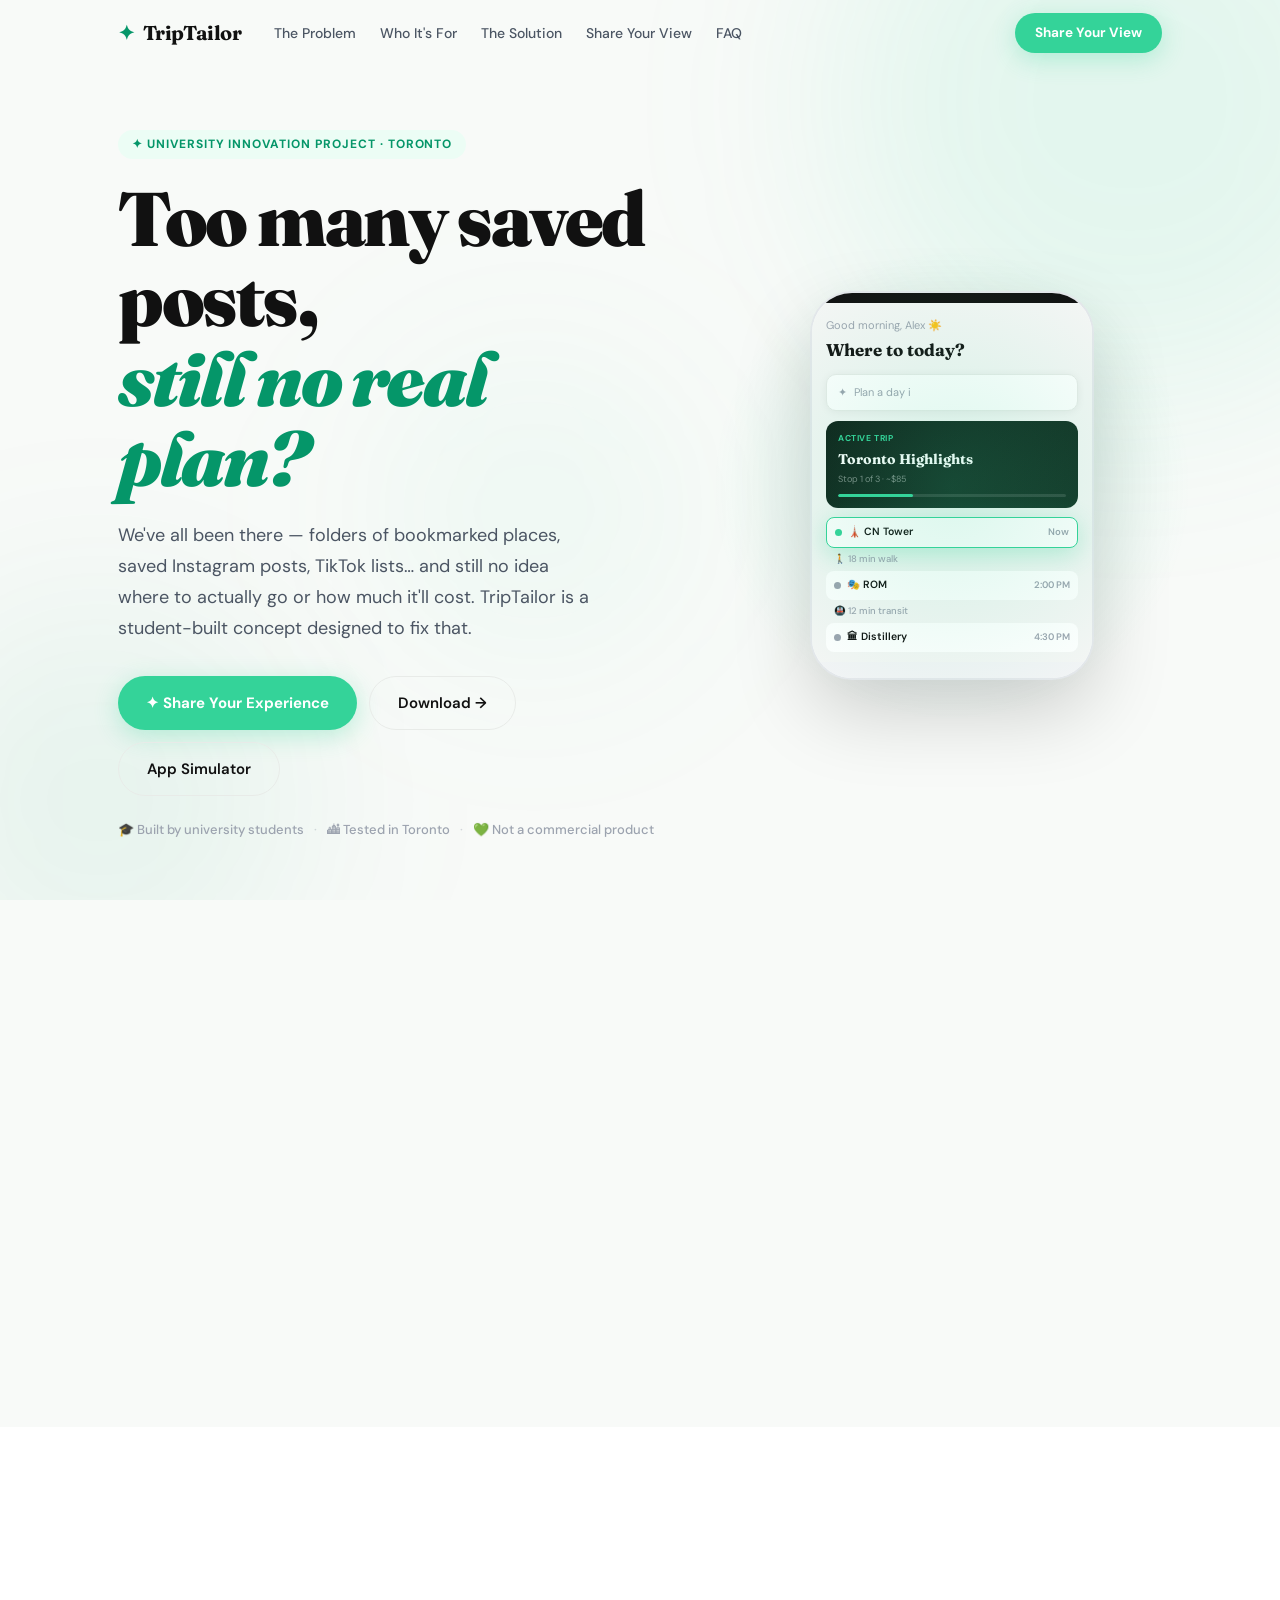
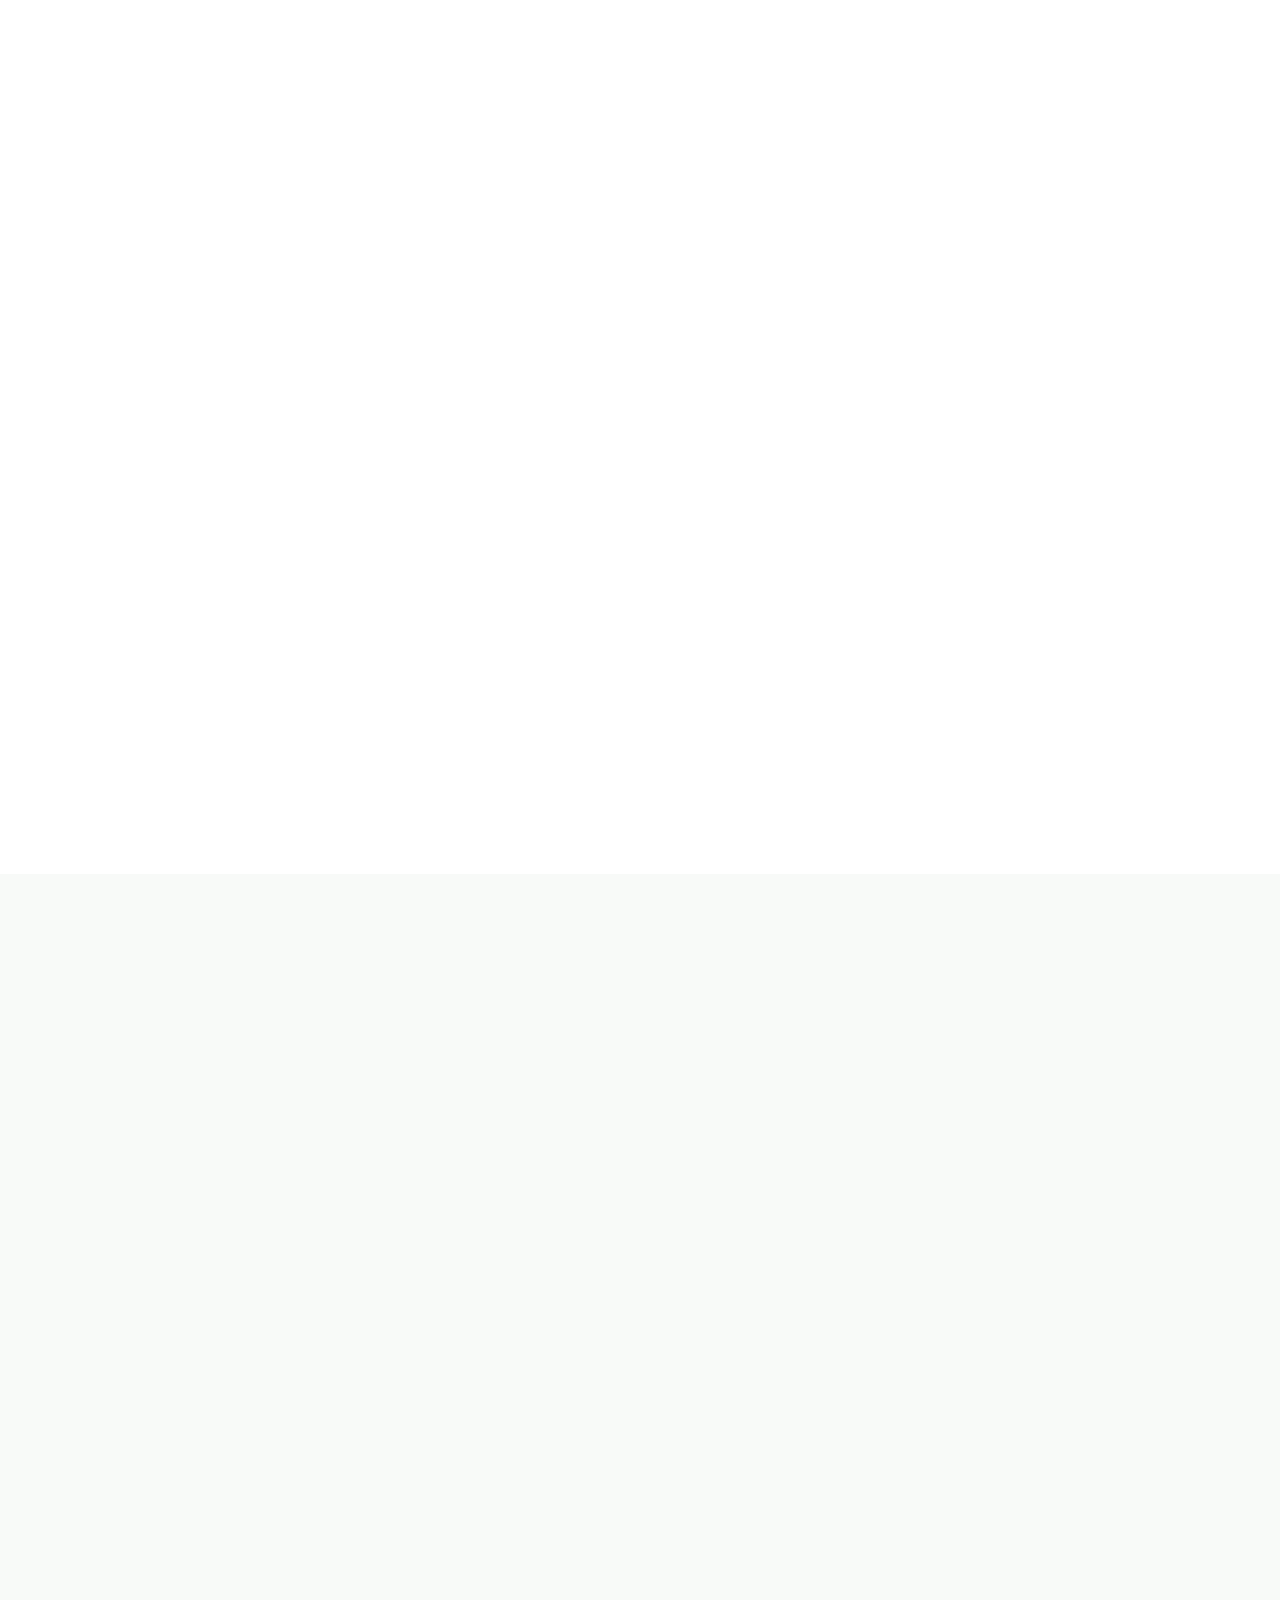
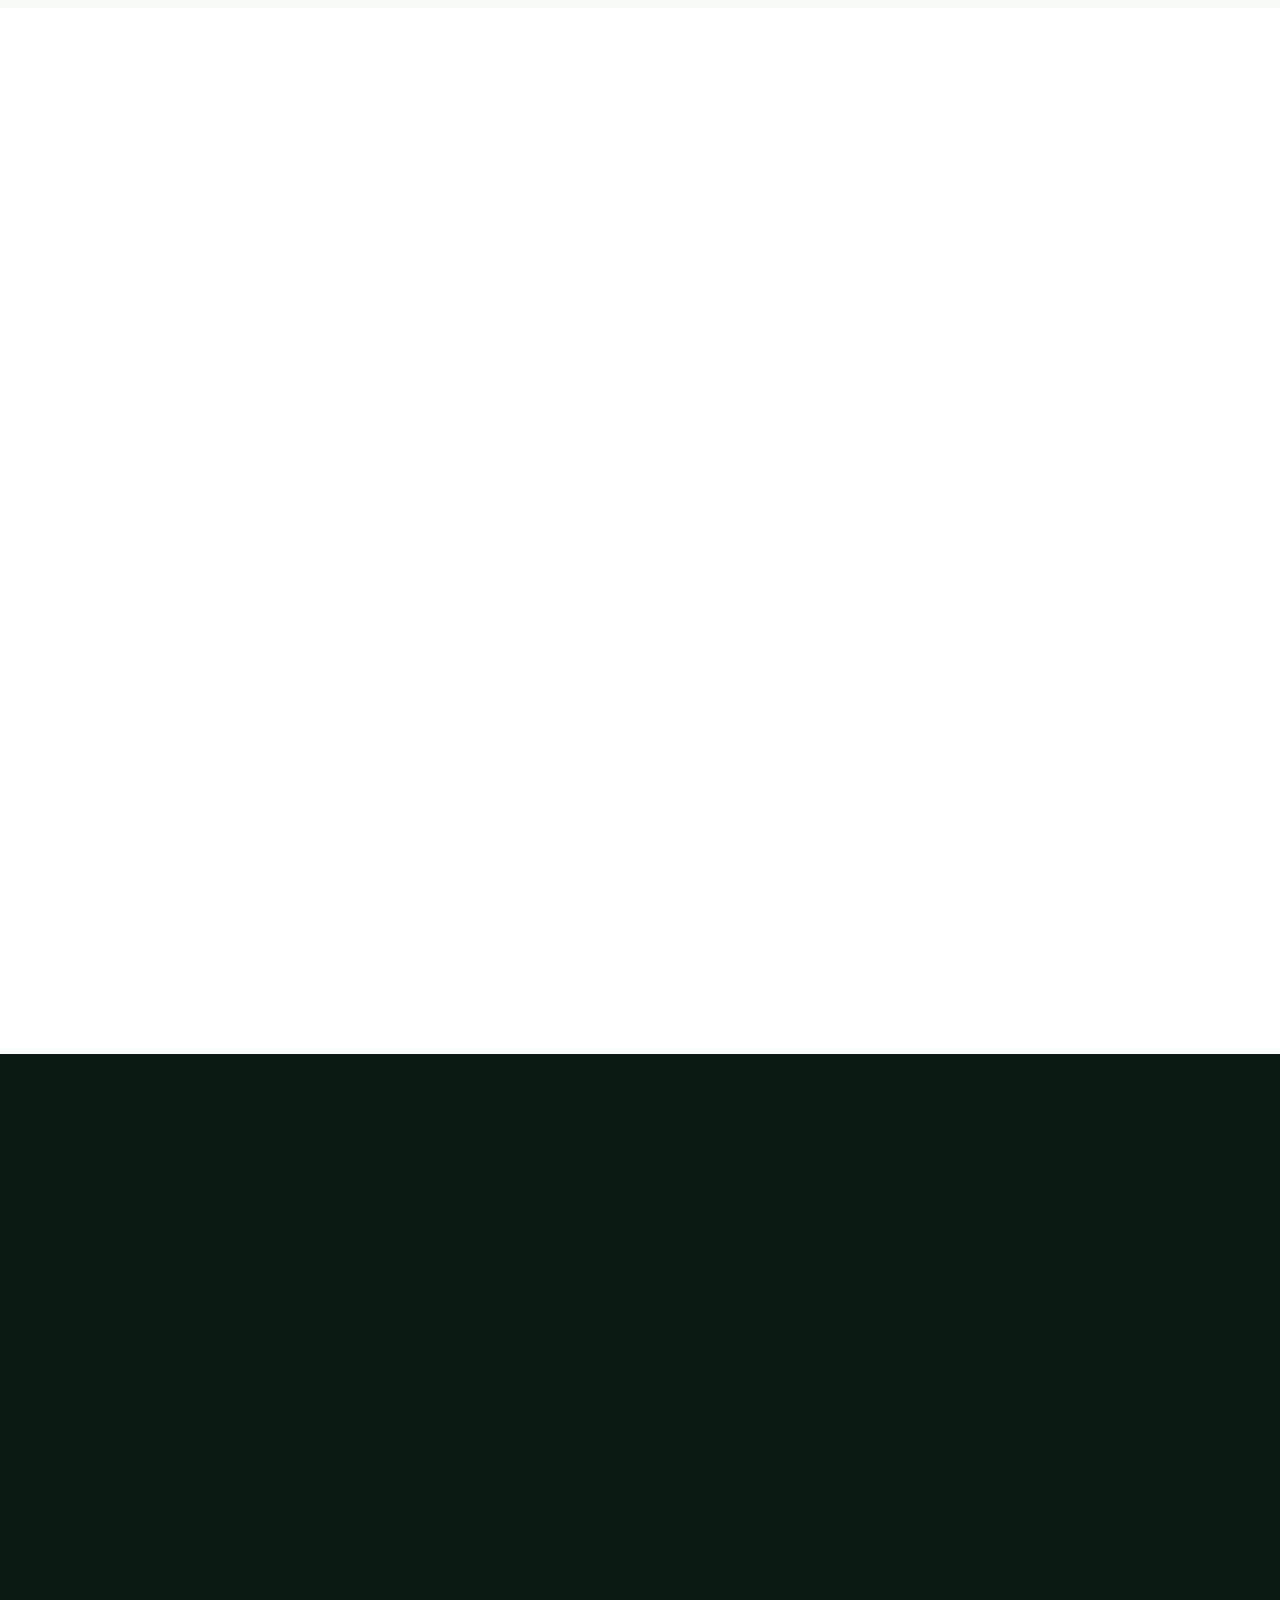
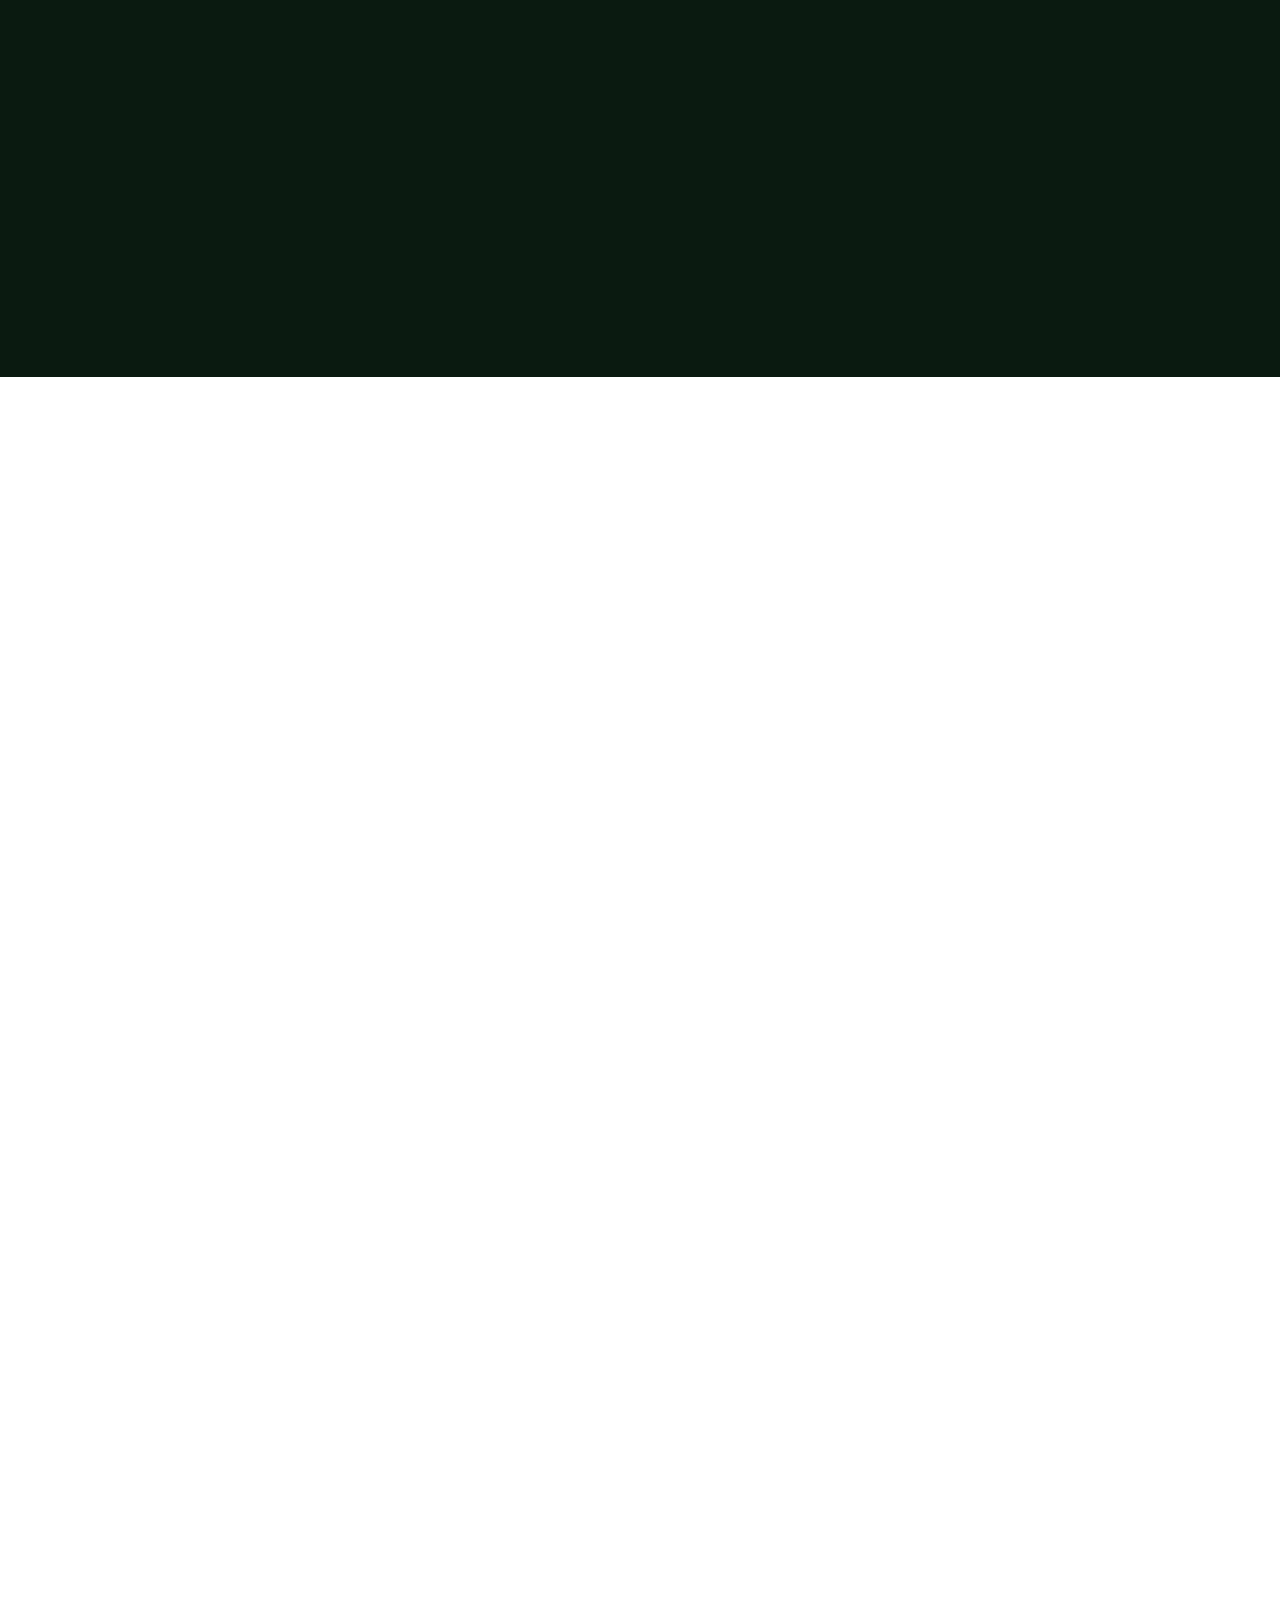
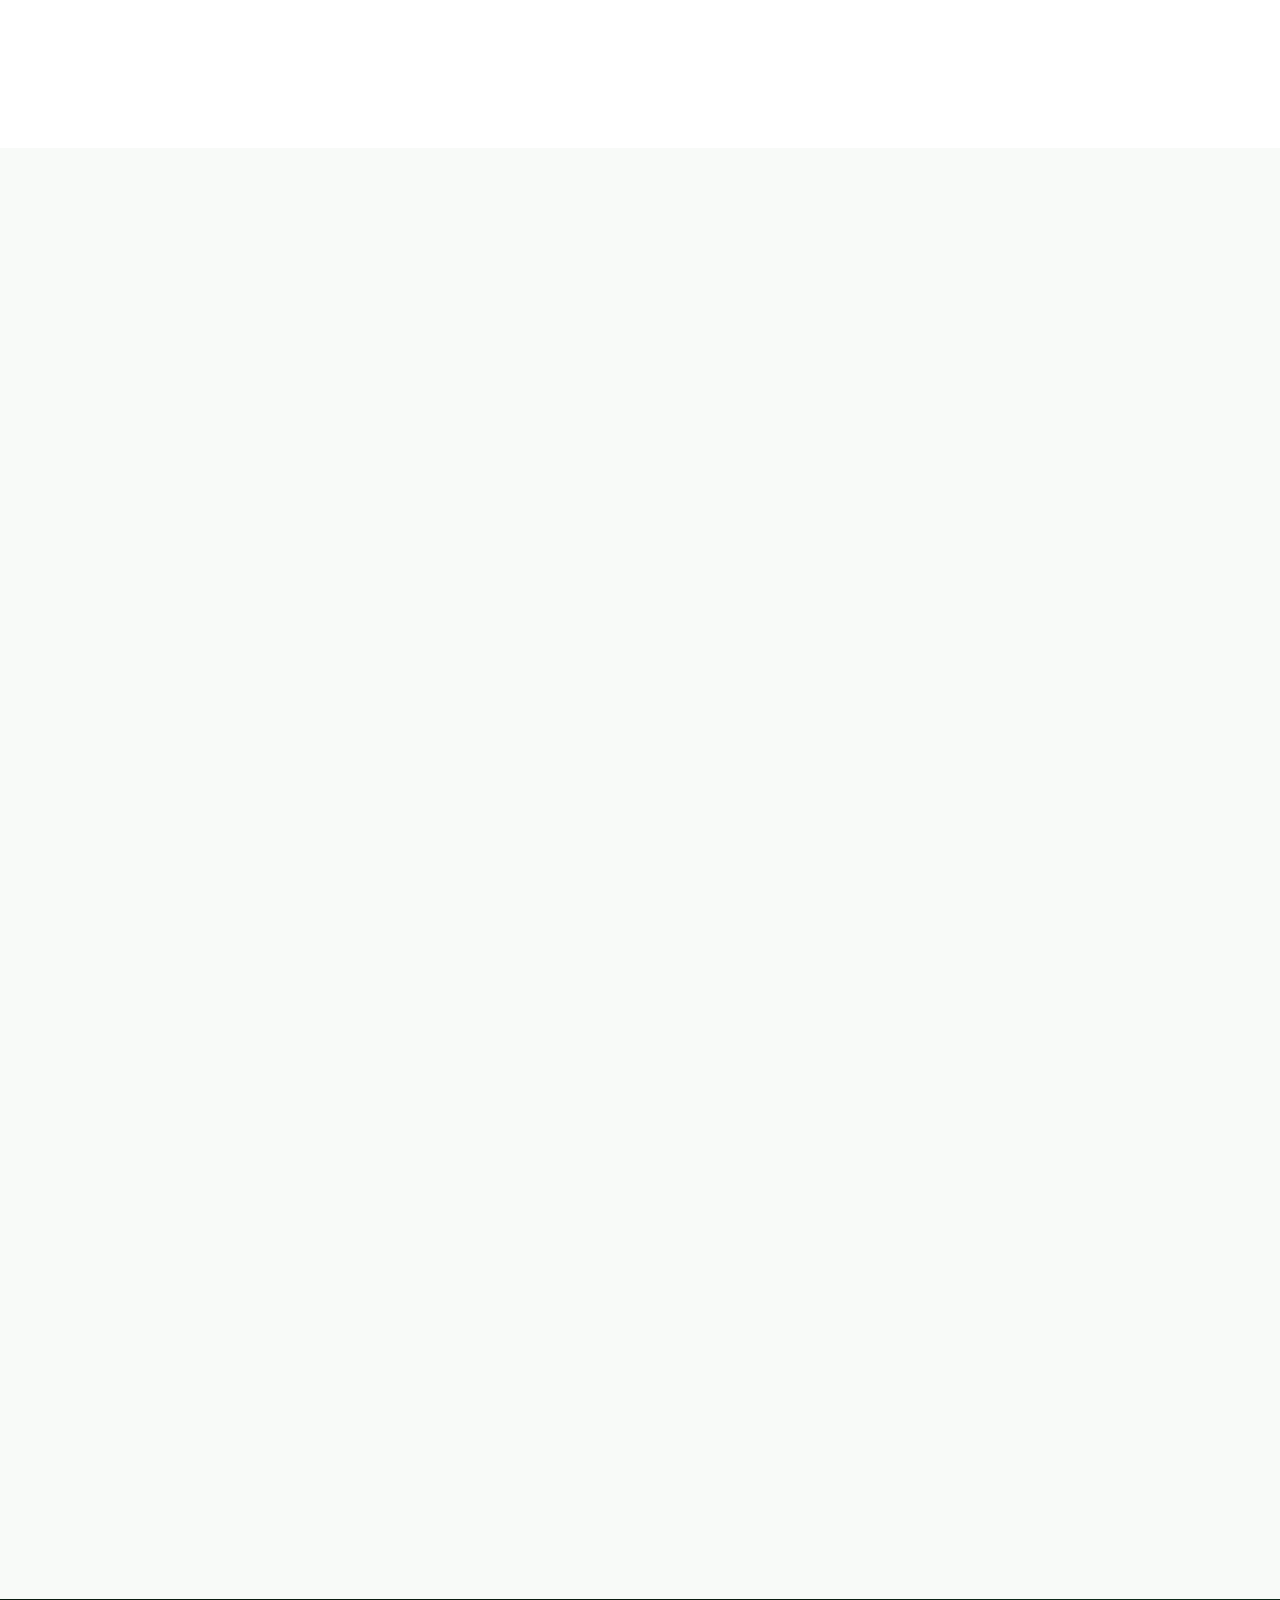
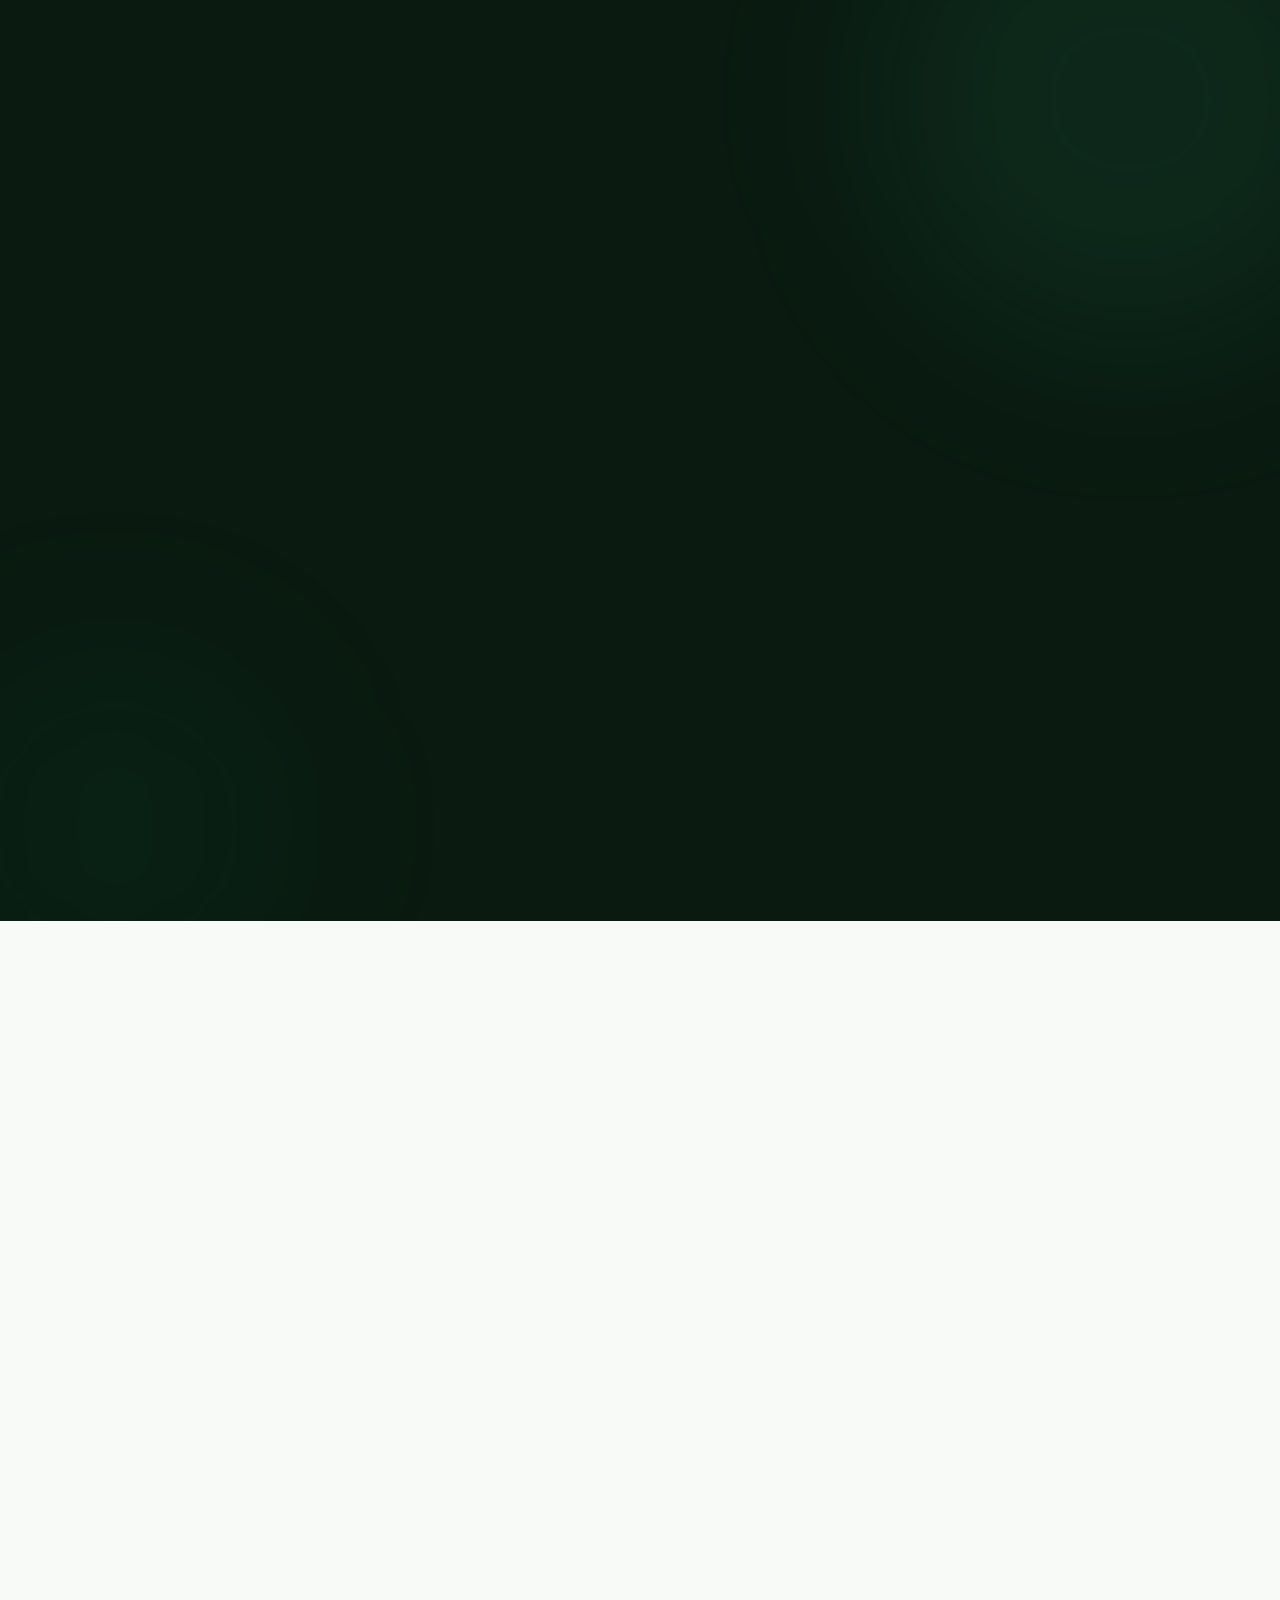
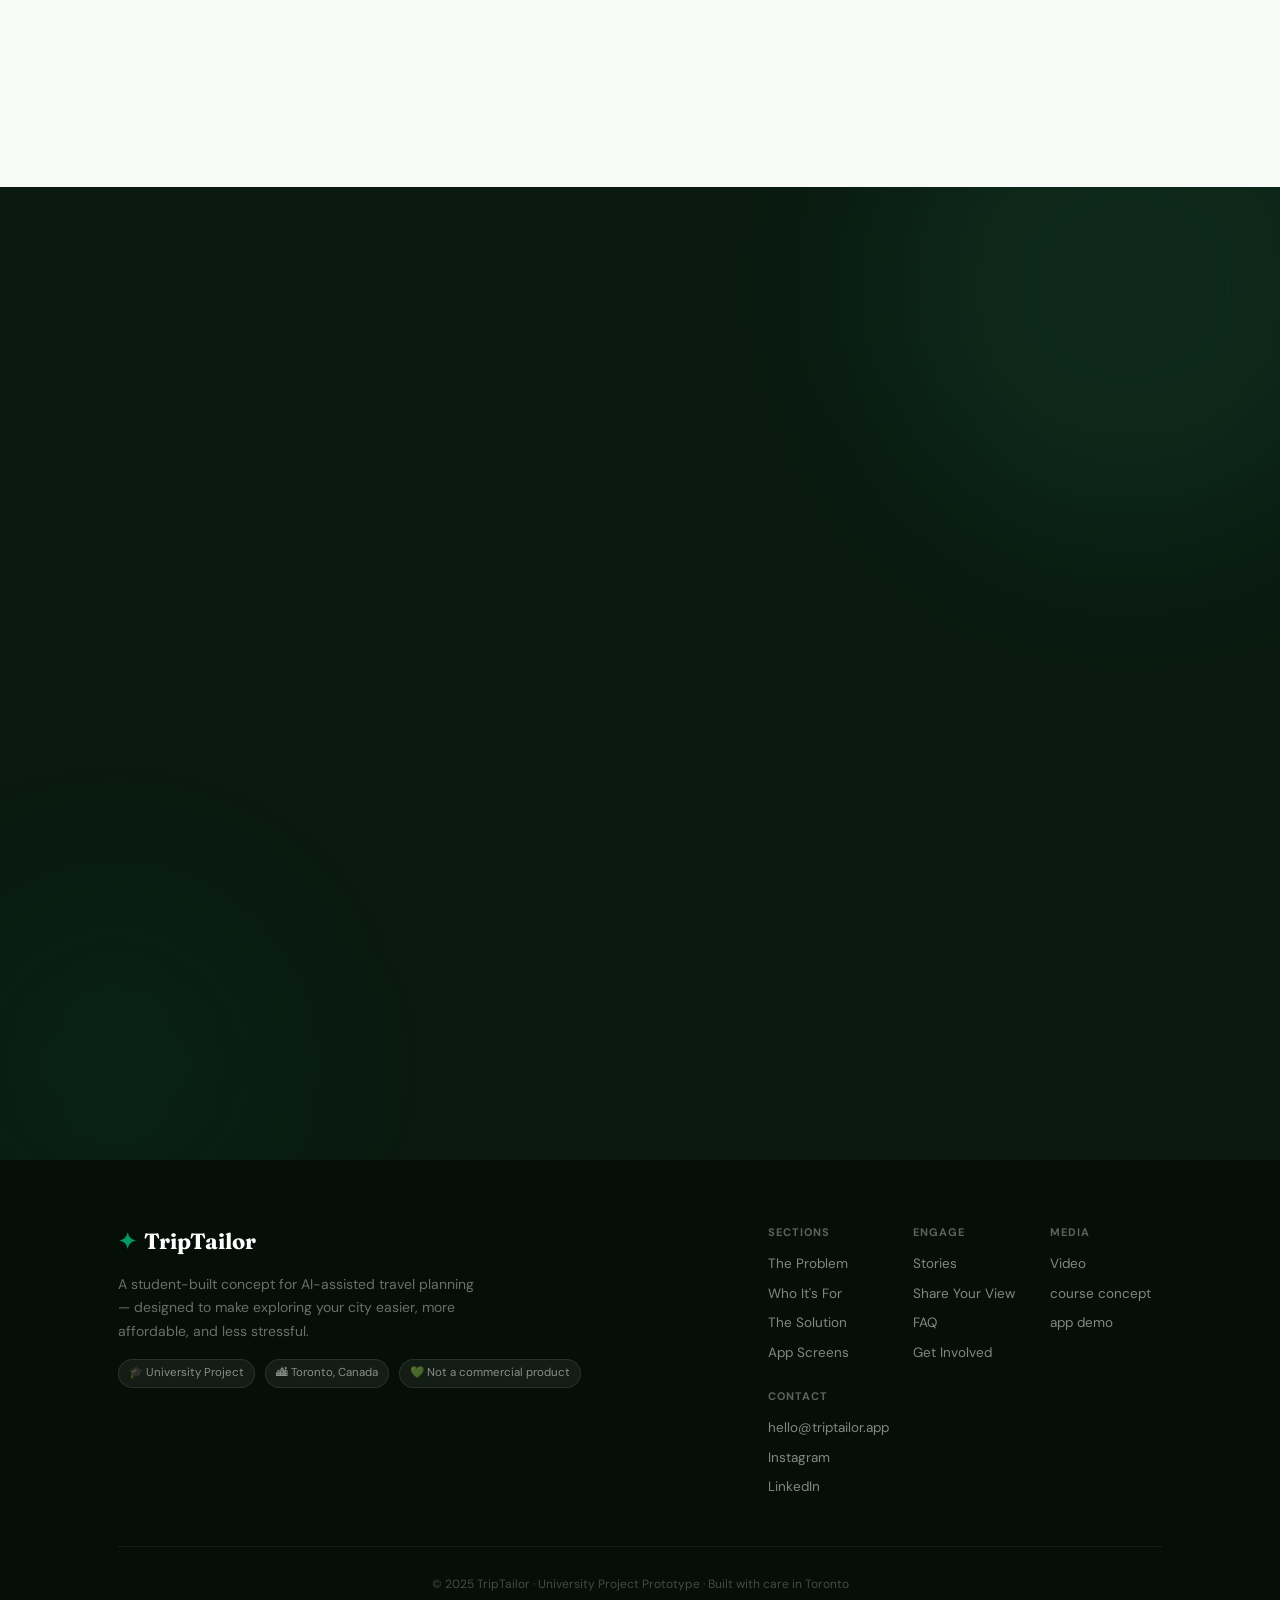
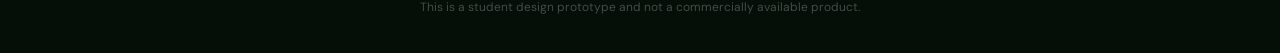
<file: index.html>
<!DOCTYPE html>
<html lang="en">
<head>
  <meta charset="UTF-8">
  <meta name="viewport" content="width=device-width, initial-scale=1.0">
  <title>CCT383 App - Travel Planning Platform</title>
  <link rel="stylesheet" href="css/main.css">
  <meta http-equiv="refresh" content="0; url=web/web_page.html">
  <style>
    body {
      margin: 0;
      padding: 0;
      font-family: -apple-system, BlinkMacSystemFont, 'Segoe UI', Roboto, Oxygen, Ubuntu, Cantarell, sans-serif;
      background: linear-gradient(135deg, #667eea 0%, #764ba2 100%);
      min-height: 100vh;
      display: flex;
      justify-content: center;
      align-items: center;
    }
    
    .loading-container {
      text-align: center;
      color: white;
      padding: 40px;
      max-width: 500px;
    }
    
    .loading-container h1 {
      font-size: 2.5rem;
      margin-bottom: 1rem;
      font-weight: 700;
    }
    
    .loading-container p {
      font-size: 1.1rem;
      opacity: 0.9;
      margin-bottom: 2rem;
    }
    
    .loading-spinner {
      width: 50px;
      height: 50px;
      border: 4px solid rgba(255, 255, 255, 0.3);
      border-top-color: white;
      border-radius: 50%;
      animation: spin 1s linear infinite;
      margin: 0 auto 2rem;
    }
    
    @keyframes spin {
      to { transform: rotate(360deg); }
    }
    
    .manual-link {
      display: inline-block;
      padding: 12px 30px;
      background: white;
      color: #667eea;
      text-decoration: none;
      border-radius: 25px;
      font-weight: 600;
      transition: transform 0.3s ease, box-shadow 0.3s ease;
    }
    
    .manual-link:hover {
      transform: translateY(-2px);
      box-shadow: 0 10px 20px rgba(0, 0, 0, 0.2);
    }
  </style>
</head>
<body>
  <div class="loading-container">
    <div class="loading-spinner"></div>
    <h1>Welcome to CCT383 App</h1>
    <p>Your one-stop travel planning platform</p>
    <p>Redirecting to TripTailor campaign page...</p>
    <a href="web/web_page.html" class="manual-link">Enter Campaign →</a>
  </div>
  
  <script>
    // Auto redirect after a short delay
    setTimeout(function() {
      window.location.href = 'web/web_page.html';
    }, 1500);
  </script>
</body>
</html>
</file>
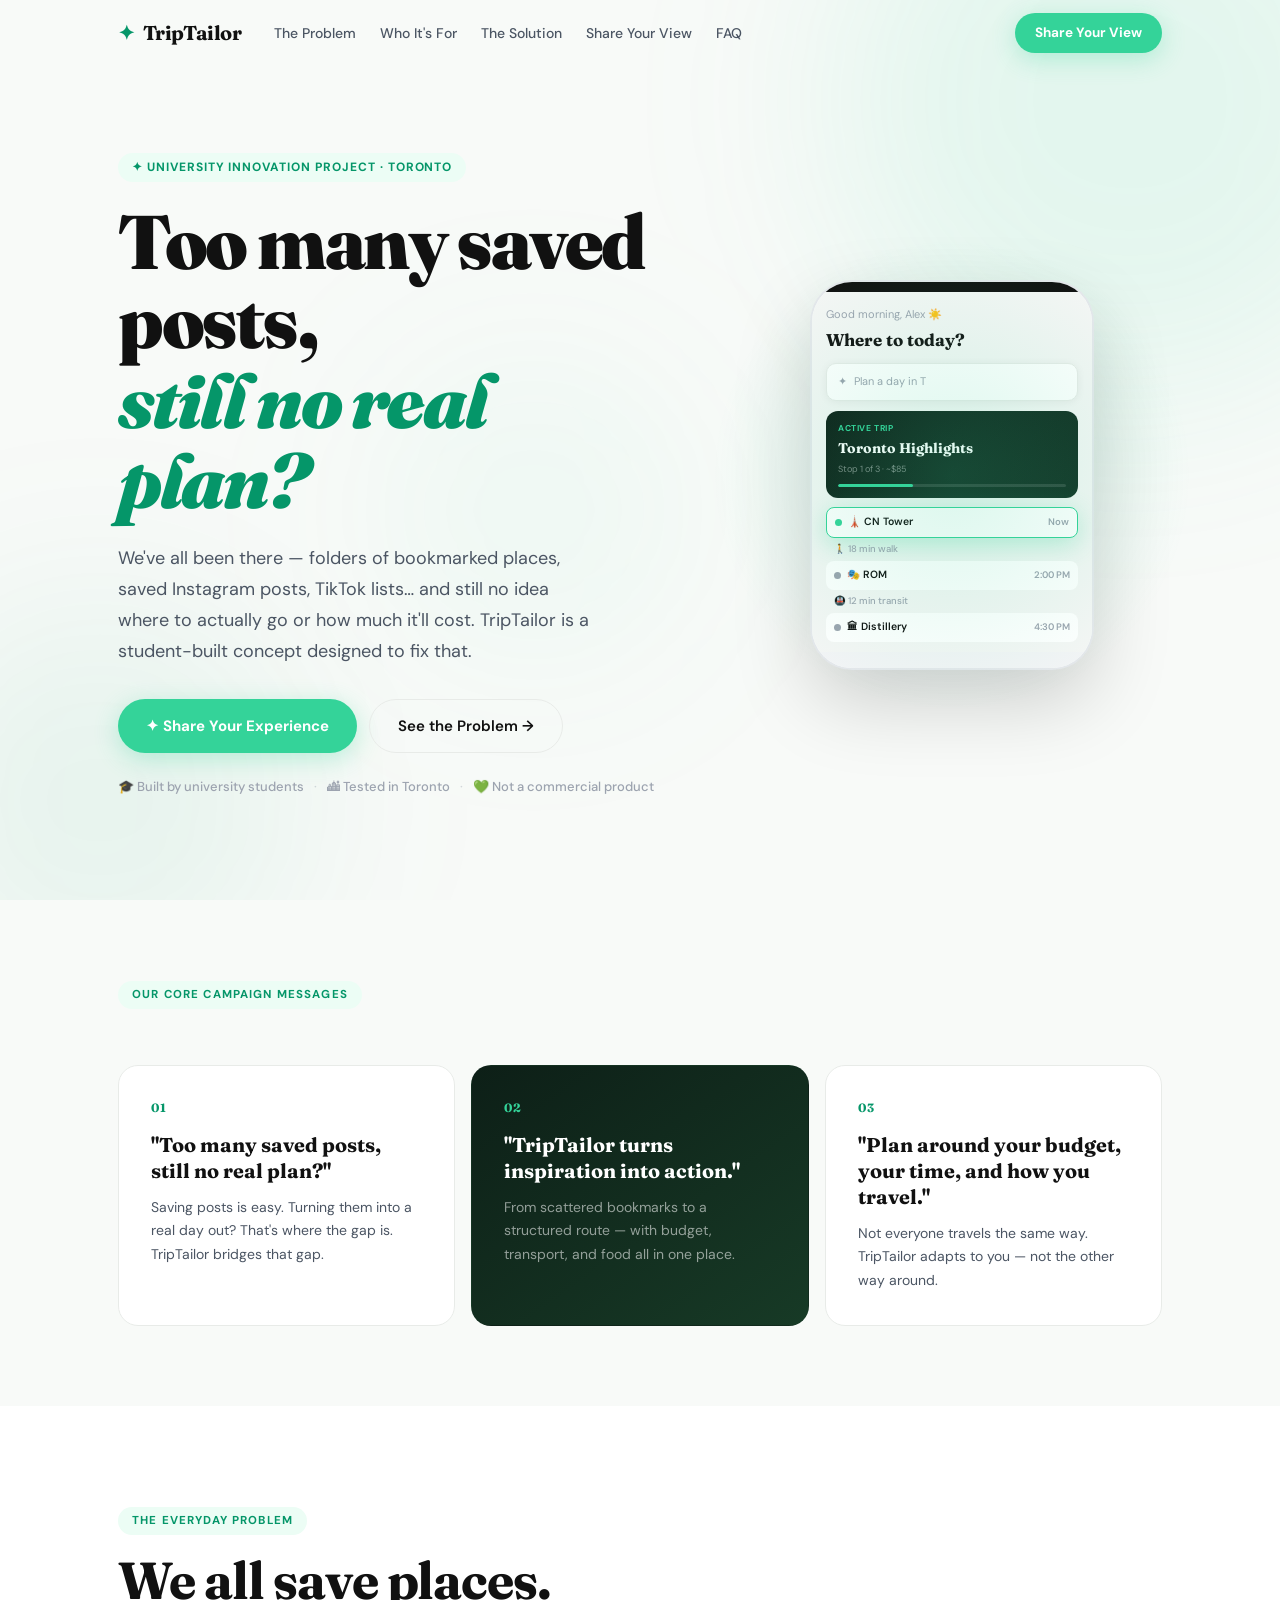
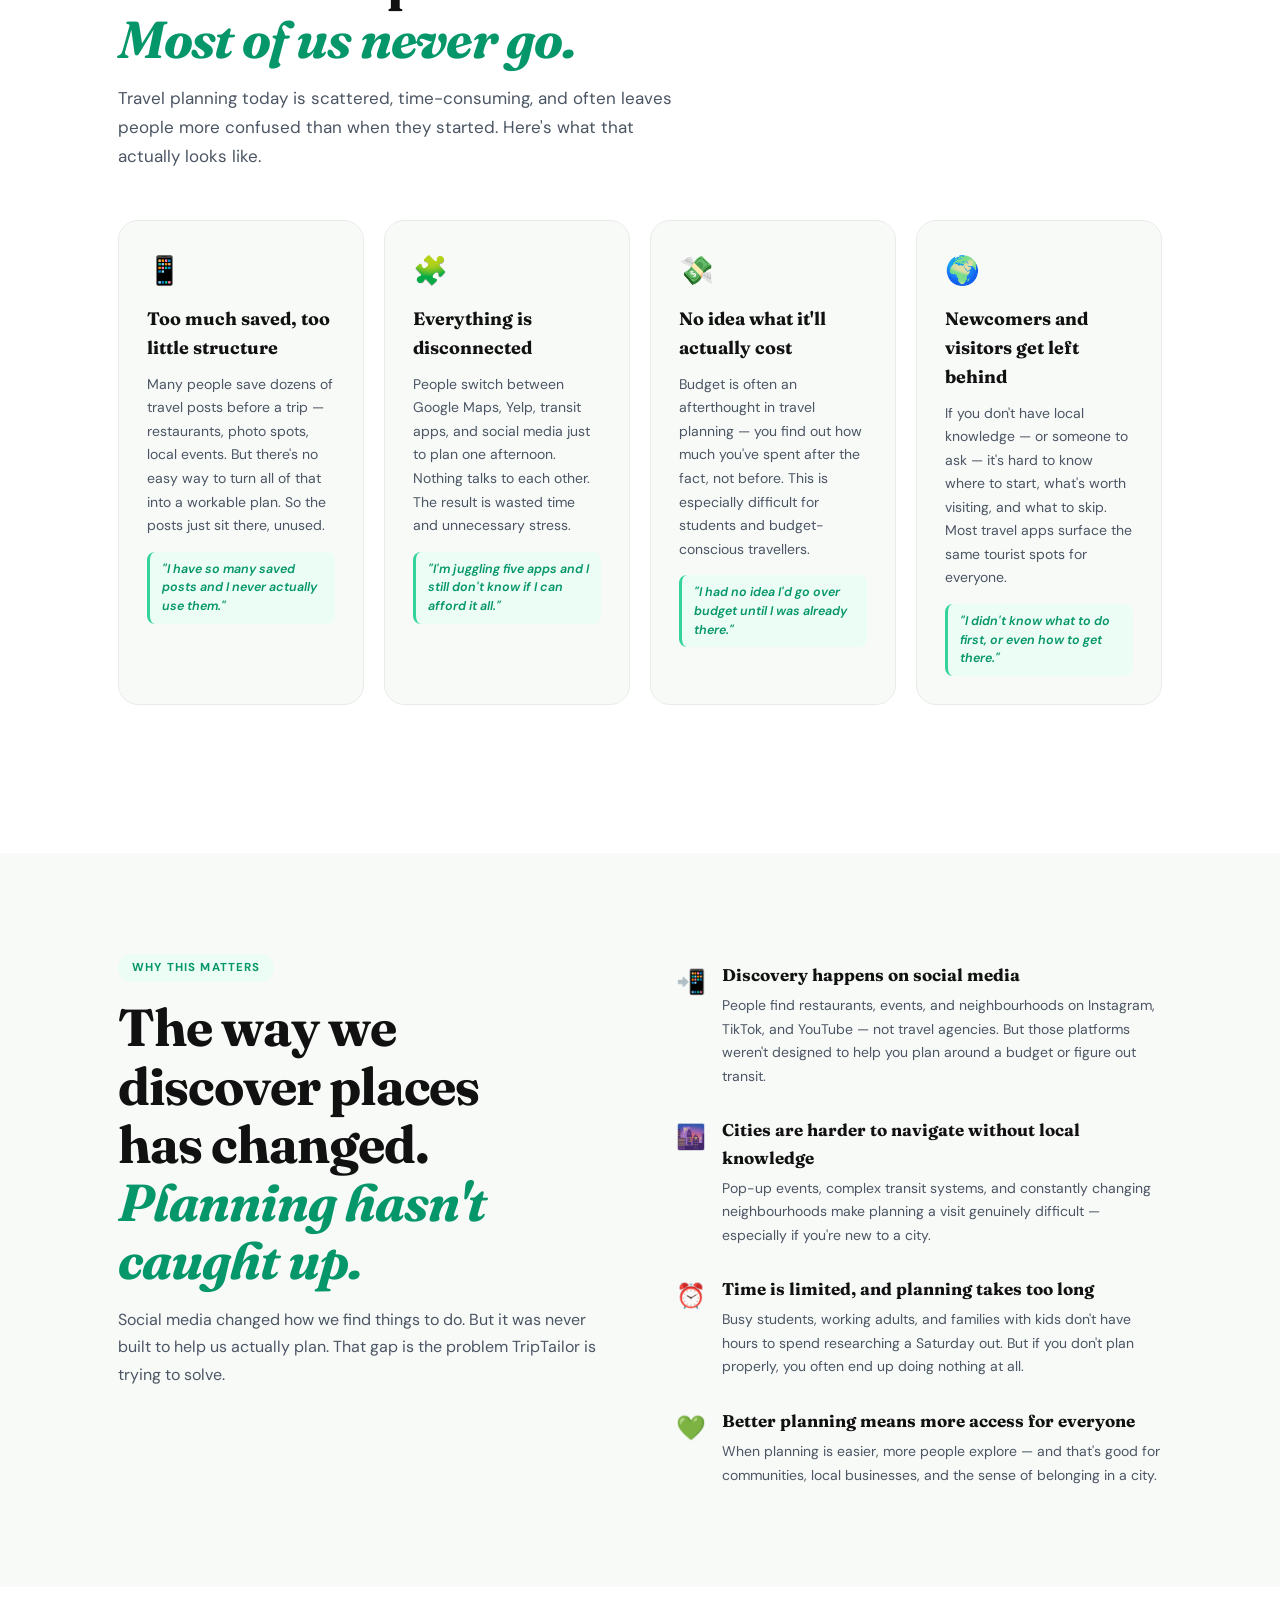
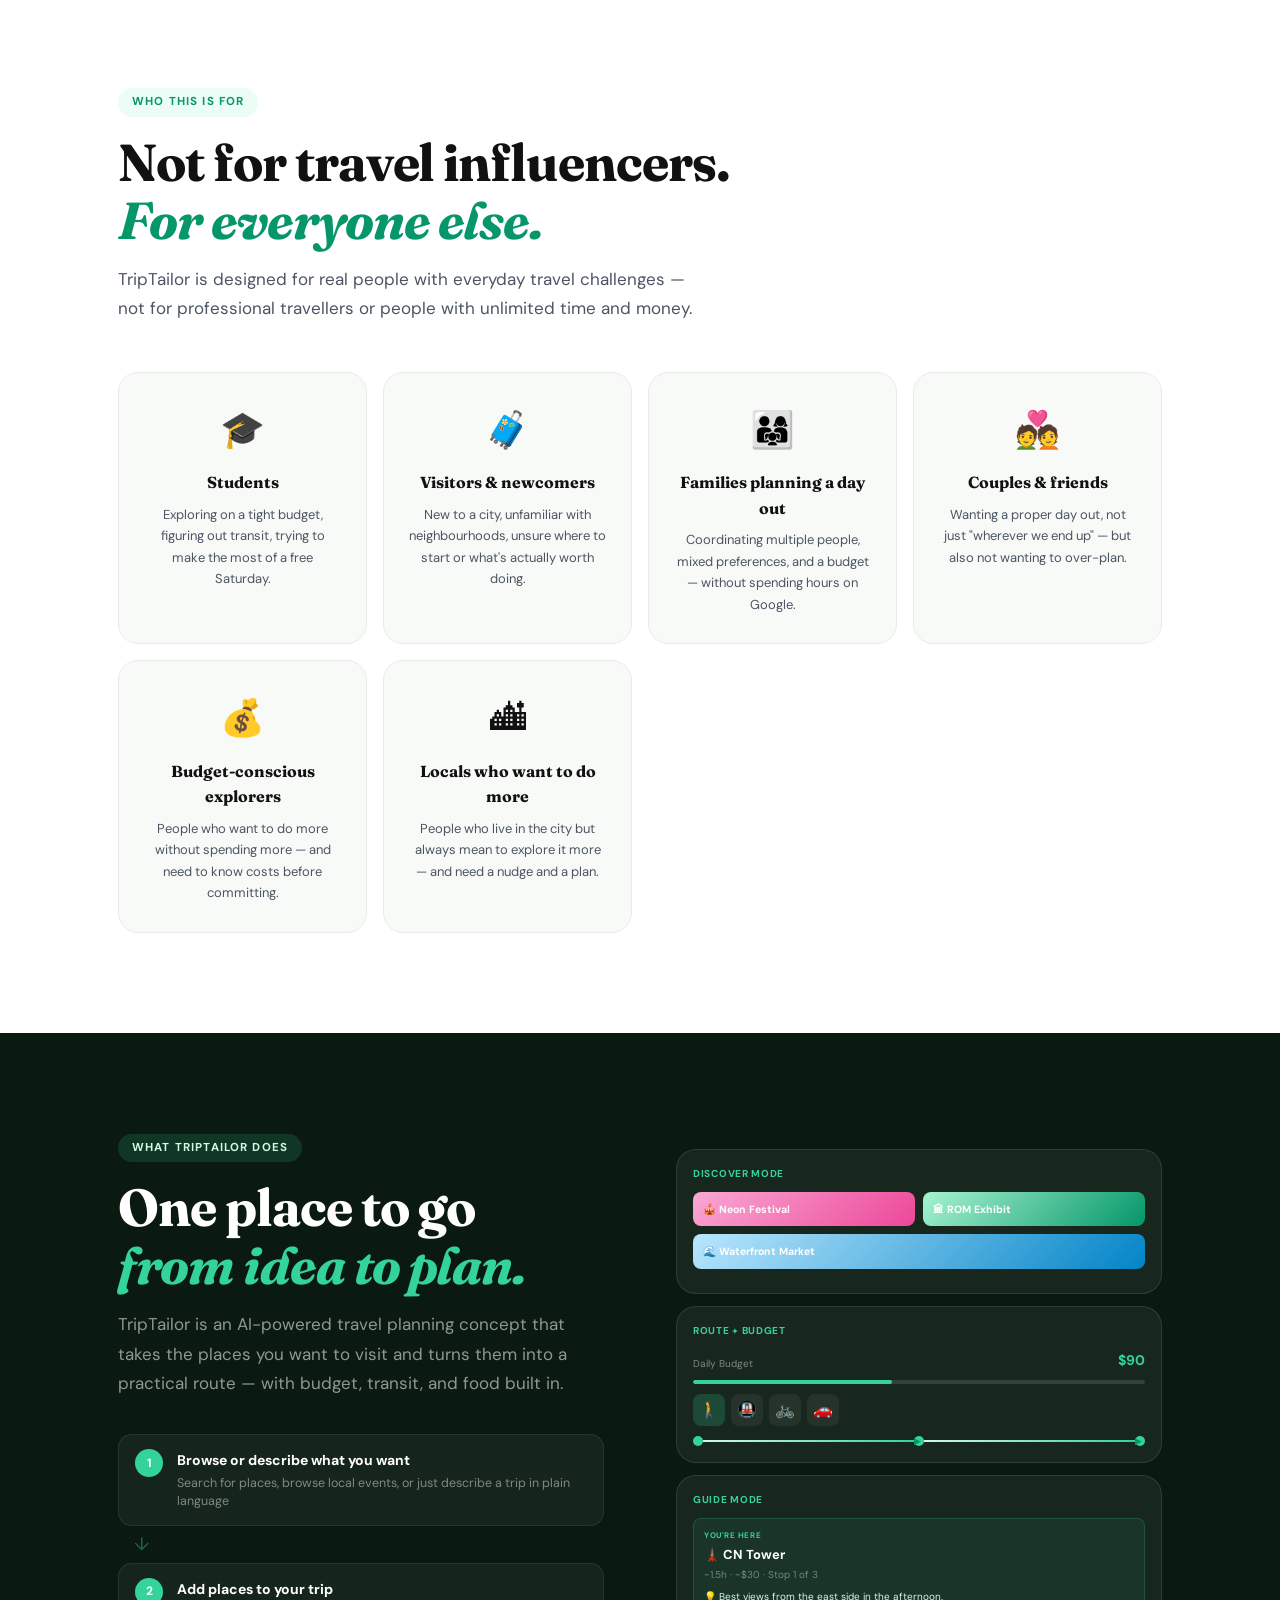
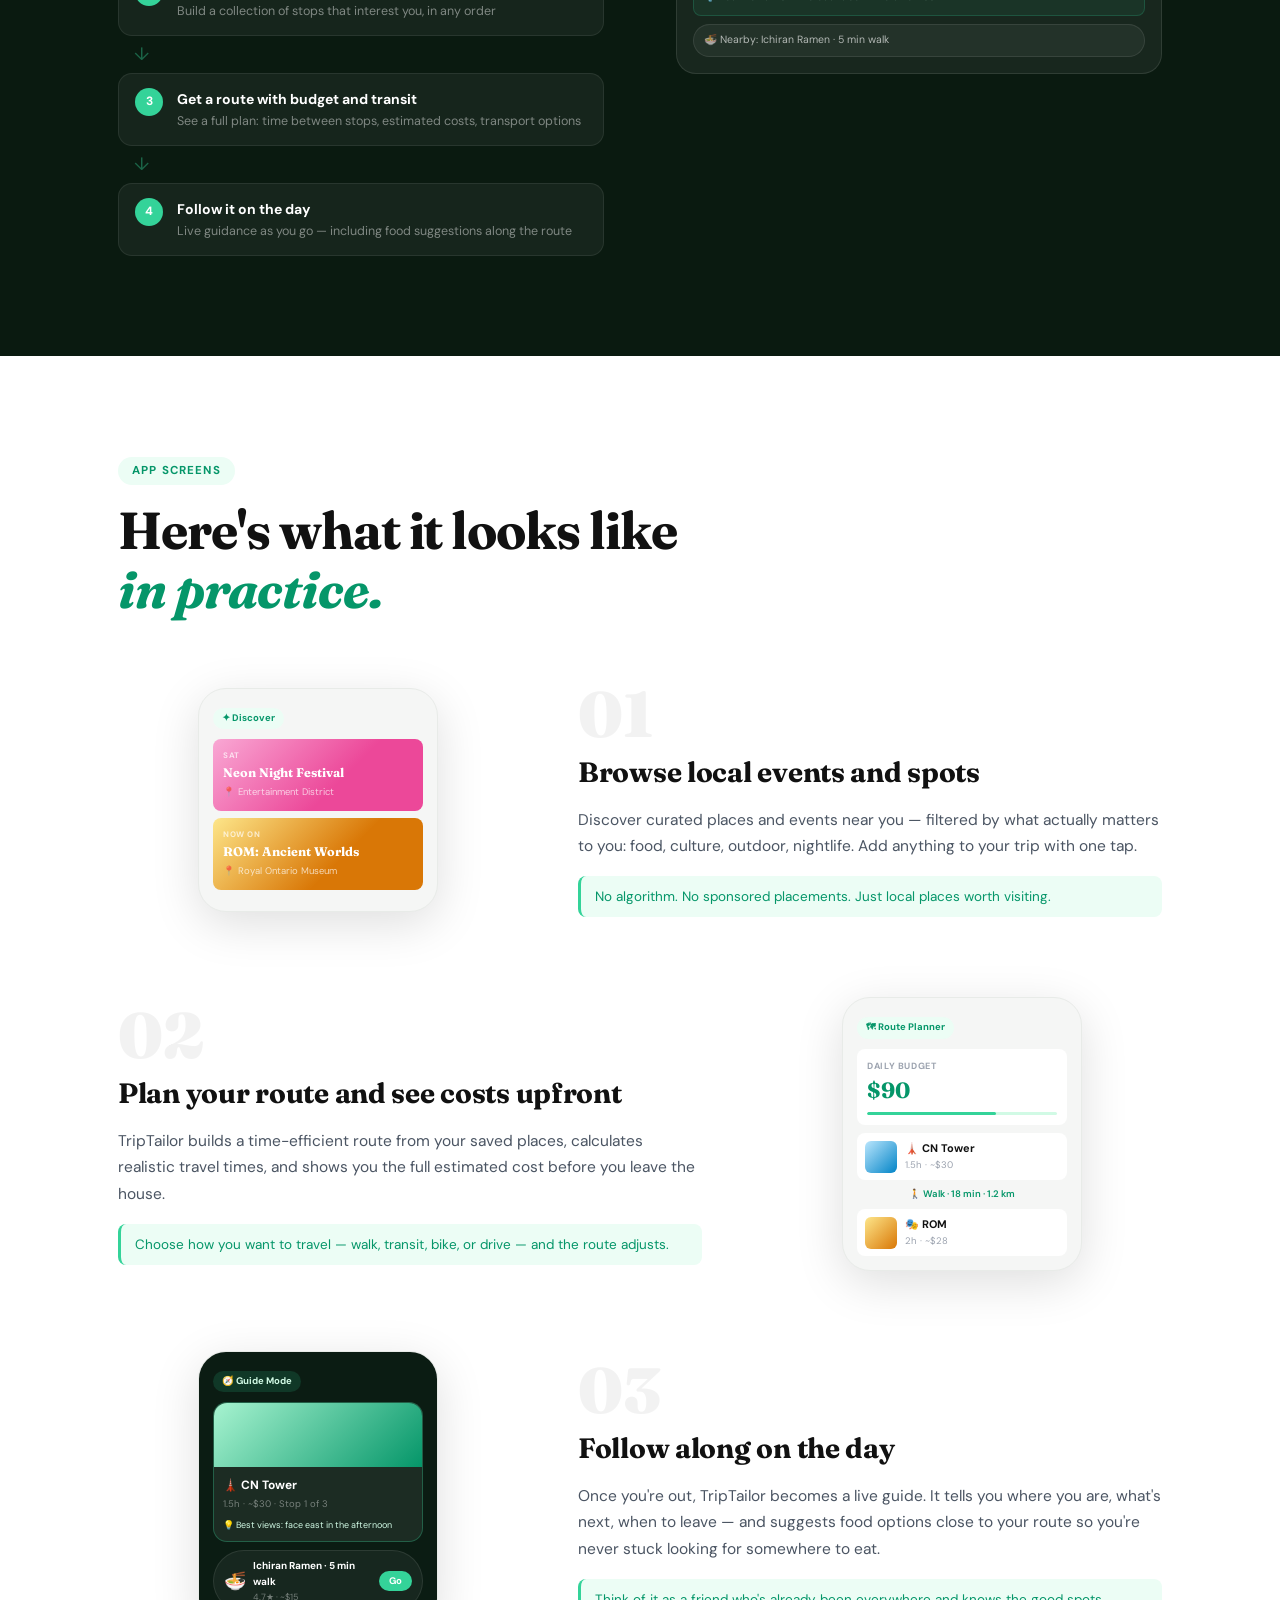
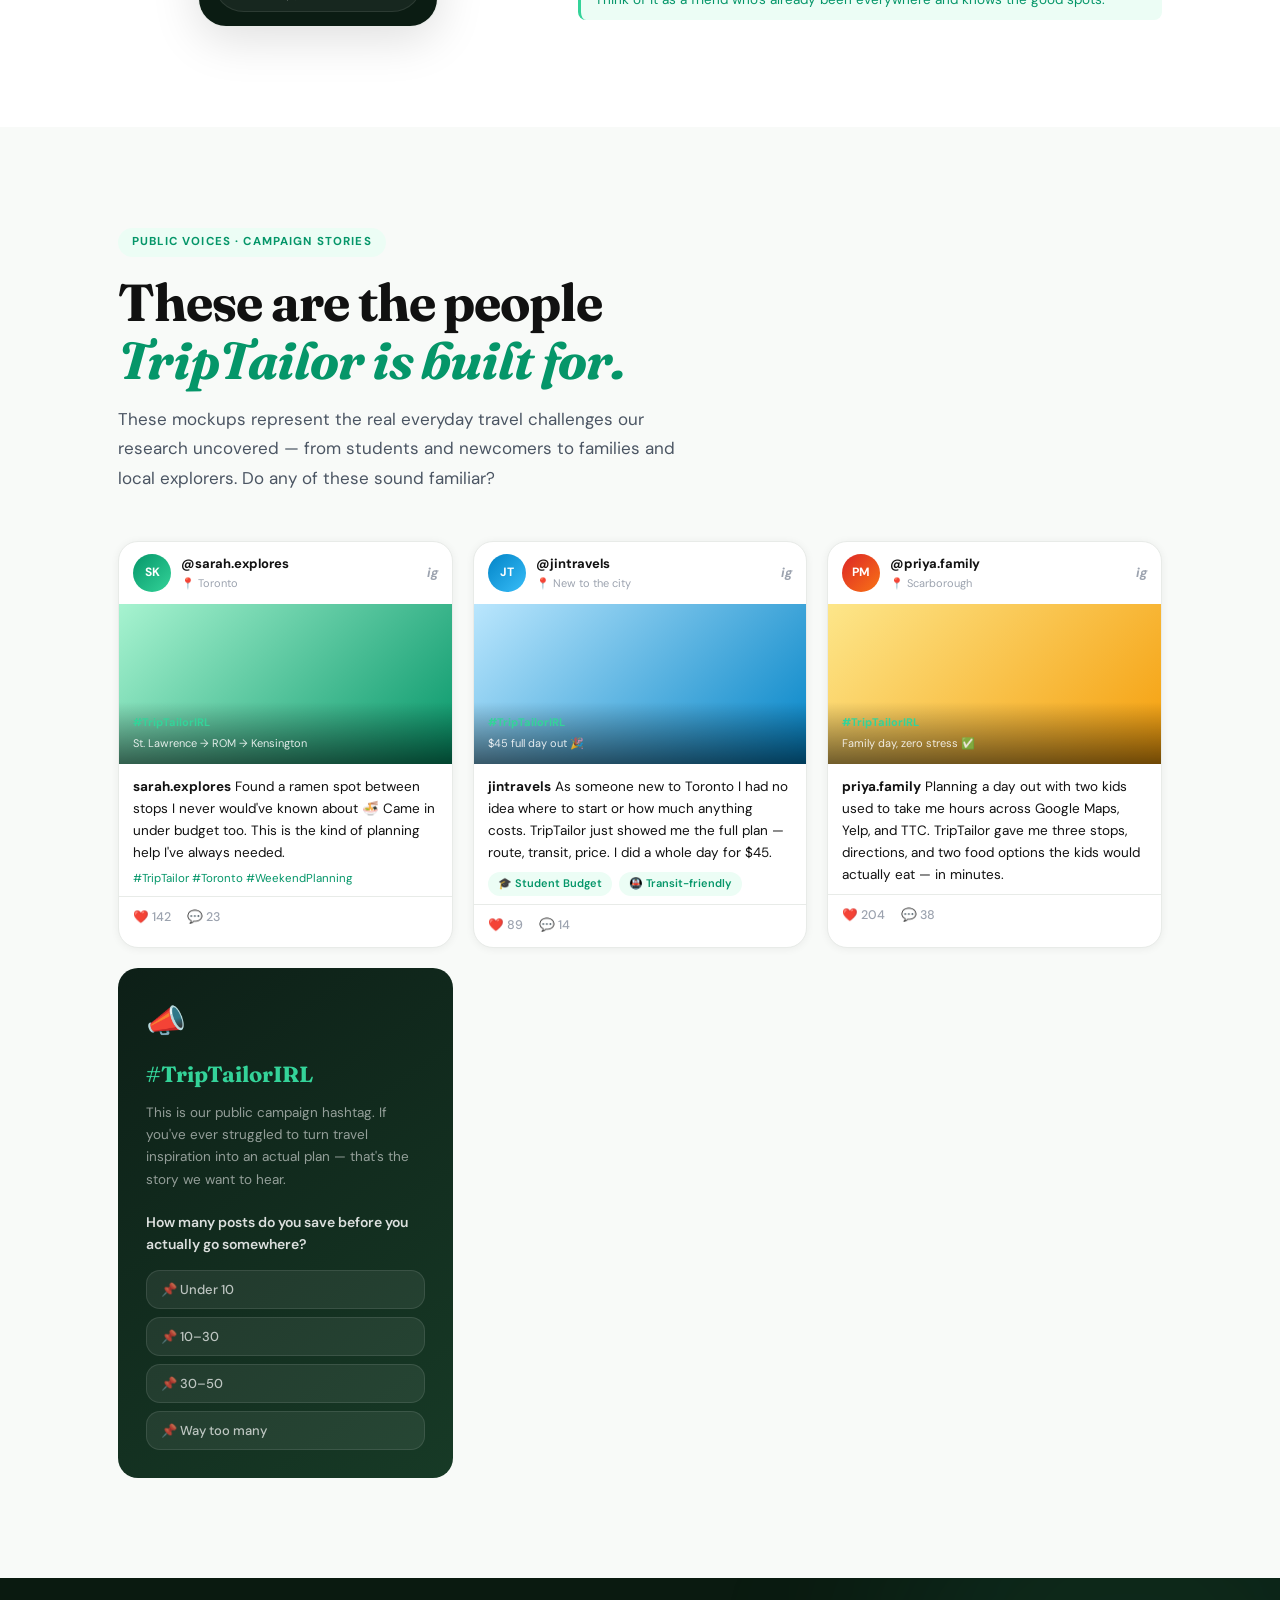
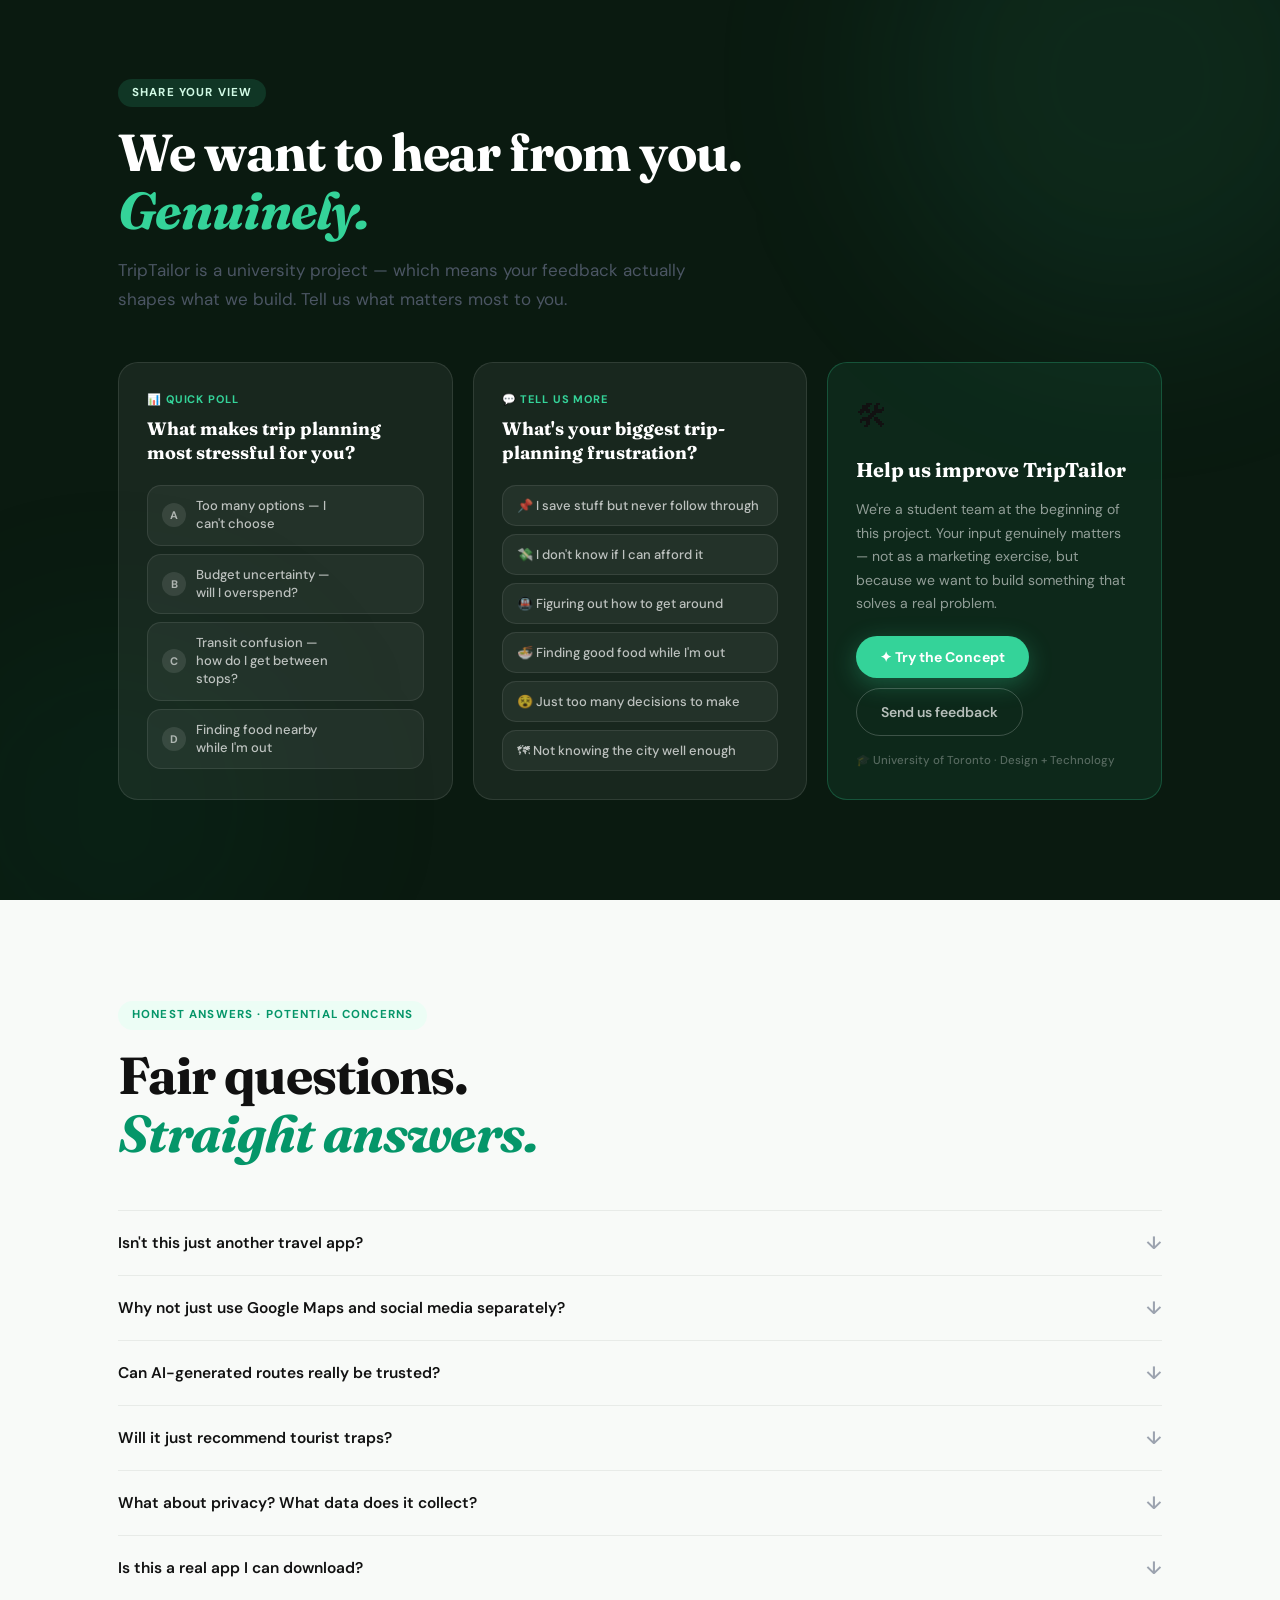
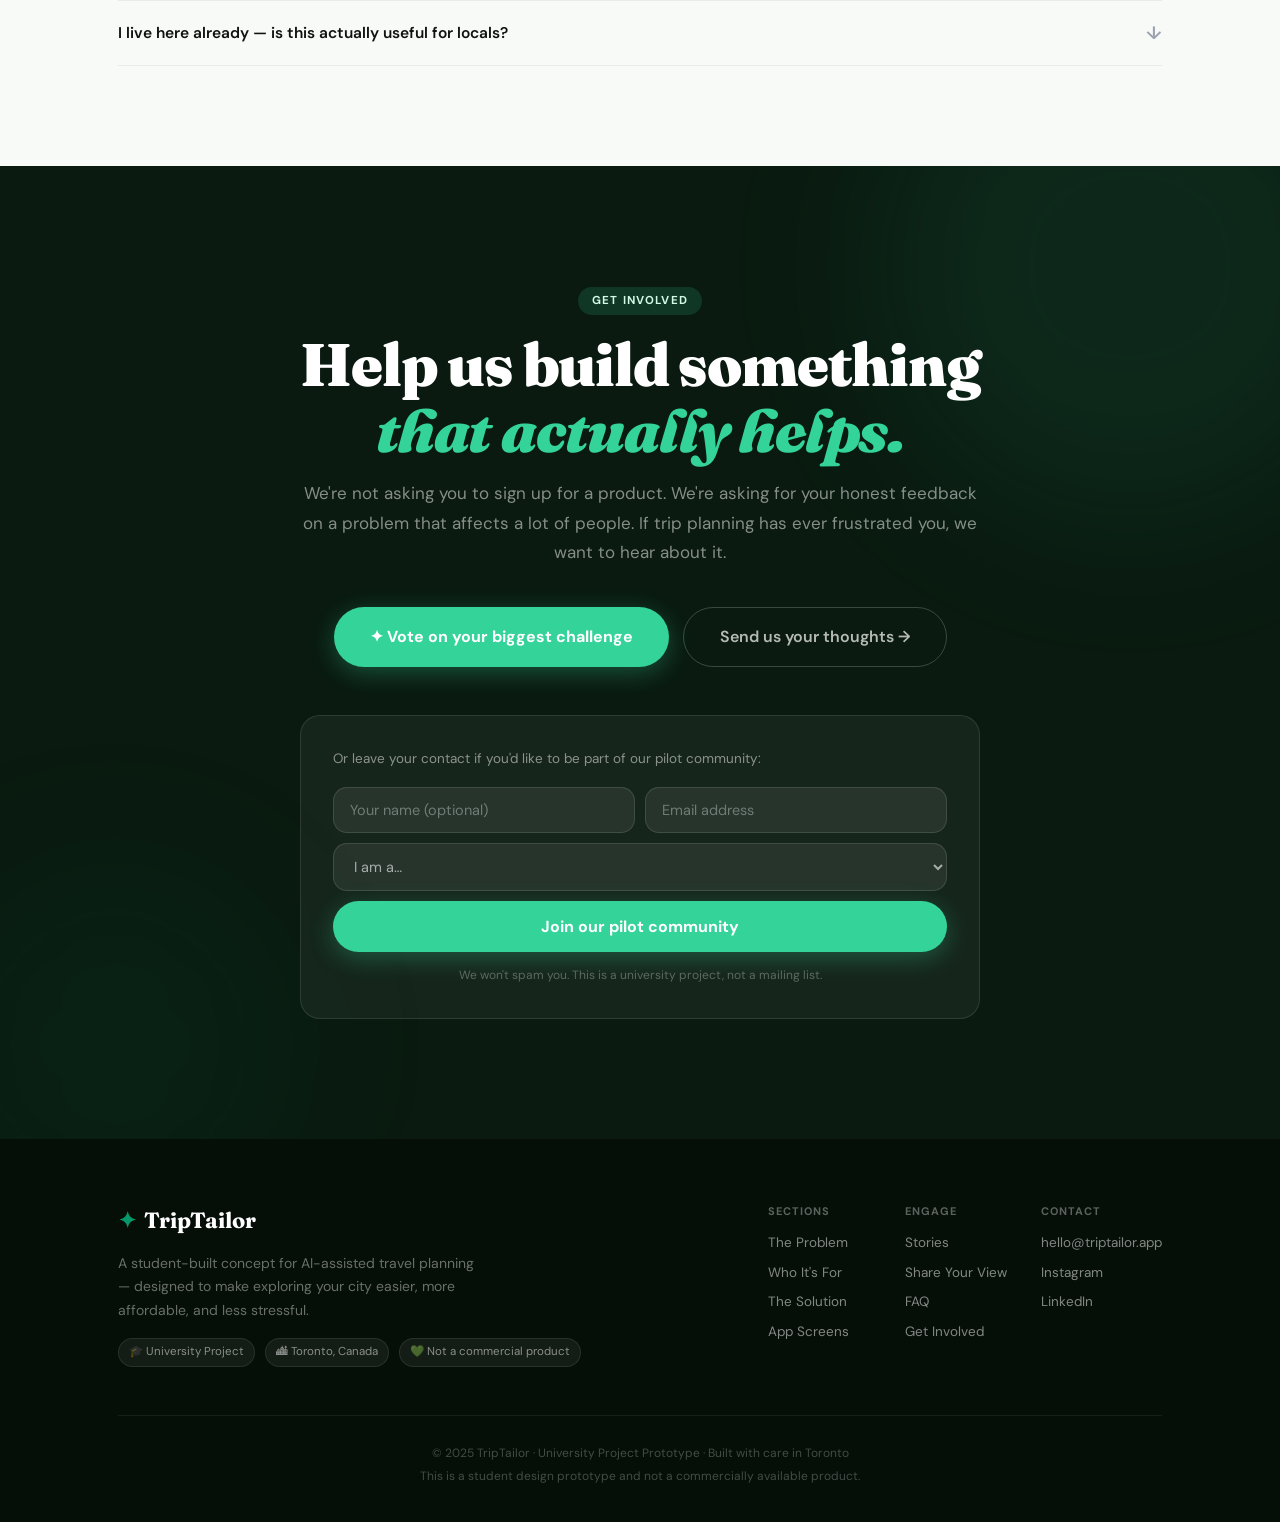
<file: 宣传网站2/index.html>
<!DOCTYPE html>
<html lang="en">
<head>
  <meta charset="UTF-8"/>
  <meta name="viewport" content="width=device-width, initial-scale=1.0"/>
  <title>TripTailor — A Public Campaign for Smarter Travel Planning</title>
  <link rel="stylesheet" href="styles.css"/>
  <link rel="preconnect" href="https://fonts.googleapis.com"/>
  <link rel="preconnect" href="https://fonts.gstatic.com" crossorigin/>
  <link href="https://fonts.googleapis.com/css2?family=Fraunces:ital,opsz,wght@0,9..144,300;0,9..144,500;0,9..144,700;0,9..144,900;1,9..144,300;1,9..144,700&family=DM+Sans:opsz,wght@9..40,300;9..40,400;9..40,500;9..40,600;9..40,700&display=swap" rel="stylesheet"/>
</head>
<body>

<!-- ══════ NAV ══════ -->
<nav class="nav" id="nav">
  <div class="nav-inner">
    <a class="nav-logo" href="#">
      <span class="logo-mark">✦</span>TripTailor
    </a>
    <div class="nav-links" id="nav-links">
      <a href="#problem">The Problem</a>
      <a href="#who">Who It's For</a>
      <a href="#solution">The Solution</a>
      <a href="#engage">Share Your View</a>
      <a href="#faq">FAQ</a>
    </div>
    <a href="#engage" class="nav-cta">Share Your View</a>
    <button class="hamburger" id="hamburger" aria-label="Menu">
      <span></span><span></span><span></span>
    </button>
  </div>
  <div class="mobile-menu" id="mobile-menu">
    <a href="#problem">The Problem</a>
    <a href="#who">Who It's For</a>
    <a href="#solution">The Solution</a>
    <a href="#engage">Share Your View</a>
    <a href="#faq">FAQ</a>
    <a href="#engage" class="mobile-cta">Share Your View →</a>
  </div>
</nav>

<!-- ══════ HERO ══════ -->
<section class="hero" id="hero">
  <div class="hero-bg-blobs">
    <div class="blob b1"></div>
    <div class="blob b2"></div>
    <div class="blob b3"></div>
  </div>
  <div class="hero-content">
    <div class="hero-kicker reveal-up" style="--d:0s">✦ University Innovation Project · Toronto</div>
    <h1 class="hero-headline reveal-up" style="--d:.08s">
      Too many saved posts,<br>
      <em>still no real plan?</em>
    </h1>
    <p class="hero-sub reveal-up" style="--d:.18s">
      We've all been there — folders of bookmarked places, saved Instagram posts, TikTok lists… and still no idea where to actually go or how much it'll cost. TripTailor is a student-built concept designed to fix that.
    </p>
    <div class="hero-ctas reveal-up" style="--d:.28s">
      <a href="#engage" class="btn-primary">✦ Share Your Experience</a>
      <a href="#problem" class="btn-ghost">See the Problem →</a>
    </div>
    <div class="hero-trust reveal-up" style="--d:.38s">
      <span>🎓 Built by university students</span>
      <span class="dot">·</span>
      <span>🏙 Tested in Toronto</span>
      <span class="dot">·</span>
      <span>💚 Not a commercial product</span>
    </div>
  </div>

  <!-- Phone mockup -->
  <div class="hero-phone-wrap reveal-up" style="--d:.32s">
    <div class="hero-phone">
      <div class="hp-notch"></div>
      <div class="hp-screen">
        <div class="hp-greeting">Good morning, Alex ☀️</div>
        <div class="hp-question">Where to today?</div>
        <div class="hp-ai-bar">
          <span>✦</span>
          <span class="hp-ai-text" id="hp-ai-text">Plan a day in Toronto…</span>
        </div>
        <div class="hp-trip-card">
          <div class="hp-tc-label">Active Trip</div>
          <div class="hp-tc-name">Toronto Highlights</div>
          <div class="hp-tc-meta">Stop 1 of 3 · ~$85</div>
          <div class="hp-progress"><div class="hp-fill"></div></div>
        </div>
        <div class="hp-stops">
          <div class="hp-stop active-stop">
            <span class="hp-stop-dot"></span>
            <span>🗼 CN Tower</span>
            <span class="hp-stop-time">Now</span>
          </div>
          <div class="hp-connector">🚶 18 min walk</div>
          <div class="hp-stop">
            <span class="hp-stop-dot dim"></span>
            <span>🎭 ROM</span>
            <span class="hp-stop-time">2:00 PM</span>
          </div>
          <div class="hp-connector">🚇 12 min transit</div>
          <div class="hp-stop">
            <span class="hp-stop-dot dim"></span>
            <span>🏛 Distillery</span>
            <span class="hp-stop-time">4:30 PM</span>
          </div>
        </div>
      </div>
      <div class="hp-home-bar"></div>
    </div>
    <div class="hp-glow"></div>
  </div>
</section>

<!-- ══════ CAMPAIGN MESSAGES ══════ -->
<section class="messages" id="messages">
  <div class="container">
    <div class="section-label reveal-up">Our Core Campaign Messages</div>
    <div class="msg-trio">
      <div class="msg-card reveal-up" style="--d:0s">
        <div class="msg-num">01</div>
        <h3>"Too many saved posts,<br>still no real plan?"</h3>
        <p>Saving posts is easy. Turning them into a real day out? That's where the gap is. TripTailor bridges that gap.</p>
      </div>
      <div class="msg-card reveal-up msg-card-accent" style="--d:.1s">
        <div class="msg-num">02</div>
        <h3>"TripTailor turns<br>inspiration into action."</h3>
        <p>From scattered bookmarks to a structured route — with budget, transport, and food all in one place.</p>
      </div>
      <div class="msg-card reveal-up" style="--d:.2s">
        <div class="msg-num">03</div>
        <h3>"Plan around your budget,<br>your time, and how you travel."</h3>
        <p>Not everyone travels the same way. TripTailor adapts to you — not the other way around.</p>
      </div>
    </div>
  </div>
</section>

<!-- ══════ THE PROBLEM ══════ -->
<section class="problem" id="problem">
  <div class="container">
    <div class="section-label reveal-up">The Everyday Problem</div>
    <h2 class="section-title reveal-up">
      We all save places.<br>
      <em>Most of us never go.</em>
    </h2>
    <p class="section-sub reveal-up">
      Travel planning today is scattered, time-consuming, and often leaves people more confused than when they started. Here's what that actually looks like.
    </p>

    <div class="problem-grid">
      <div class="problem-card reveal-up" style="--d:0s">
        <div class="pc-icon">📱</div>
        <h3>Too much saved, too little structure</h3>
        <p>Many people save dozens of travel posts before a trip — restaurants, photo spots, local events. But there's no easy way to turn all of that into a workable plan. So the posts just sit there, unused.</p>
        <div class="pc-quote">"I have so many saved posts and I never actually use them."</div>
      </div>
      <div class="problem-card reveal-up" style="--d:.08s">
        <div class="pc-icon">🧩</div>
        <h3>Everything is disconnected</h3>
        <p>People switch between Google Maps, Yelp, transit apps, and social media just to plan one afternoon. Nothing talks to each other. The result is wasted time and unnecessary stress.</p>
        <div class="pc-quote">"I'm juggling five apps and I still don't know if I can afford it all."</div>
      </div>
      <div class="problem-card reveal-up" style="--d:.16s">
        <div class="pc-icon">💸</div>
        <h3>No idea what it'll actually cost</h3>
        <p>Budget is often an afterthought in travel planning — you find out how much you've spent after the fact, not before. This is especially difficult for students and budget-conscious travellers.</p>
        <div class="pc-quote">"I had no idea I'd go over budget until I was already there."</div>
      </div>
      <div class="problem-card reveal-up" style="--d:.24s">
        <div class="pc-icon">🌍</div>
        <h3>Newcomers and visitors get left behind</h3>
        <p>If you don't have local knowledge — or someone to ask — it's hard to know where to start, what's worth visiting, and what to skip. Most travel apps surface the same tourist spots for everyone.</p>
        <div class="pc-quote">"I didn't know what to do first, or even how to get there."</div>
      </div>
    </div>
  </div>
</section>

<!-- ══════ WHY THIS MATTERS ══════ -->
<section class="why-now" id="why">
  <div class="container">
    <div class="wn-inner">
      <div class="wn-left reveal-up">
        <div class="section-label">Why This Matters</div>
        <h2 class="section-title">
          The way we discover places<br>has changed.<br>
          <em>Planning hasn't caught up.</em>
        </h2>
        <p class="wn-context">Social media changed how we find things to do. But it was never built to help us actually plan. That gap is the problem TripTailor is trying to solve.</p>
      </div>
      <div class="wn-right reveal-up">
        <div class="wn-point">
          <div class="wn-icon">📲</div>
          <div>
            <h4>Discovery happens on social media</h4>
            <p>People find restaurants, events, and neighbourhoods on Instagram, TikTok, and YouTube — not travel agencies. But those platforms weren't designed to help you plan around a budget or figure out transit.</p>
          </div>
        </div>
        <div class="wn-point">
          <div class="wn-icon">🌆</div>
          <div>
            <h4>Cities are harder to navigate without local knowledge</h4>
            <p>Pop-up events, complex transit systems, and constantly changing neighbourhoods make planning a visit genuinely difficult — especially if you're new to a city.</p>
          </div>
        </div>
        <div class="wn-point">
          <div class="wn-icon">⏰</div>
          <div>
            <h4>Time is limited, and planning takes too long</h4>
            <p>Busy students, working adults, and families with kids don't have hours to spend researching a Saturday out. But if you don't plan properly, you often end up doing nothing at all.</p>
          </div>
        </div>
        <div class="wn-point">
          <div class="wn-icon">💚</div>
          <div>
            <h4>Better planning means more access for everyone</h4>
            <p>When planning is easier, more people explore — and that's good for communities, local businesses, and the sense of belonging in a city.</p>
          </div>
        </div>
      </div>
    </div>
  </div>
</section>

<!-- ══════ WHO THIS IS FOR ══════ -->
<section class="who-for" id="who">
  <div class="container">
    <div class="section-label reveal-up">Who This Is For</div>
    <h2 class="section-title reveal-up">
      Not for travel influencers.<br>
      <em>For everyone else.</em>
    </h2>
    <p class="section-sub reveal-up">TripTailor is designed for real people with everyday travel challenges — not for professional travellers or people with unlimited time and money.</p>

    <div class="who-grid">
      <div class="who-card reveal-up" style="--d:0s">
        <div class="who-emoji">🎓</div>
        <h4>Students</h4>
        <p>Exploring on a tight budget, figuring out transit, trying to make the most of a free Saturday.</p>
      </div>
      <div class="who-card reveal-up" style="--d:.07s">
        <div class="who-emoji">🧳</div>
        <h4>Visitors & newcomers</h4>
        <p>New to a city, unfamiliar with neighbourhoods, unsure where to start or what's actually worth doing.</p>
      </div>
      <div class="who-card reveal-up" style="--d:.14s">
        <div class="who-emoji">👨‍👩‍👧</div>
        <h4>Families planning a day out</h4>
        <p>Coordinating multiple people, mixed preferences, and a budget — without spending hours on Google.</p>
      </div>
      <div class="who-card reveal-up" style="--d:.21s">
        <div class="who-emoji">💑</div>
        <h4>Couples & friends</h4>
        <p>Wanting a proper day out, not just "wherever we end up" — but also not wanting to over-plan.</p>
      </div>
      <div class="who-card reveal-up" style="--d:.28s">
        <div class="who-emoji">💰</div>
        <h4>Budget-conscious explorers</h4>
        <p>People who want to do more without spending more — and need to know costs before committing.</p>
      </div>
      <div class="who-card reveal-up" style="--d:.35s">
        <div class="who-emoji">🏙</div>
        <h4>Locals who want to do more</h4>
        <p>People who live in the city but always mean to explore it more — and need a nudge and a plan.</p>
      </div>
    </div>
  </div>
</section>

<!-- ══════ SOLUTION ══════ -->
<section class="solution" id="solution">
  <div class="container">
    <div class="sol-split">
      <div class="sol-left">
        <div class="section-label light reveal-up">What TripTailor Does</div>
        <h2 class="section-title light reveal-up">
          One place to go<br>
          <em>from idea to plan.</em>
        </h2>
        <p class="section-sub light reveal-up">
          TripTailor is an AI-powered travel planning concept that takes the places you want to visit and turns them into a practical route — with budget, transit, and food built in.
        </p>

        <div class="sol-flow reveal-up">
          <div class="sf-step">
            <div class="sf-num">1</div>
            <div>
              <div class="sf-title">Browse or describe what you want</div>
              <div class="sf-sub">Search for places, browse local events, or just describe a trip in plain language</div>
            </div>
          </div>
          <div class="sf-arrow">↓</div>
          <div class="sf-step">
            <div class="sf-num">2</div>
            <div>
              <div class="sf-title">Add places to your trip</div>
              <div class="sf-sub">Build a collection of stops that interest you, in any order</div>
            </div>
          </div>
          <div class="sf-arrow">↓</div>
          <div class="sf-step">
            <div class="sf-num">3</div>
            <div>
              <div class="sf-title">Get a route with budget and transit</div>
              <div class="sf-sub">See a full plan: time between stops, estimated costs, transport options</div>
            </div>
          </div>
          <div class="sf-arrow">↓</div>
          <div class="sf-step">
            <div class="sf-num">4</div>
            <div>
              <div class="sf-title">Follow it on the day</div>
              <div class="sf-sub">Live guidance as you go — including food suggestions along the route</div>
            </div>
          </div>
        </div>
      </div>
      <div class="sol-right reveal-up">
        <div class="sol-phones">
          <div class="sol-phone sp1">
            <div class="sp-label">Discover Mode</div>
            <div class="sp-card-row">
              <div class="sp-card" style="background:linear-gradient(135deg,#f9a8d4,#ec4899)">🎪 Neon Festival</div>
              <div class="sp-card" style="background:linear-gradient(135deg,#a7f3d0,#059669)">🏛 ROM Exhibit</div>
            </div>
            <div class="sp-card-row">
              <div class="sp-card wide" style="background:linear-gradient(135deg,#bae6fd,#0284c7)">🌊 Waterfront Market</div>
            </div>
          </div>
          <div class="sol-phone sp2">
            <div class="sp-label">Route + Budget</div>
            <div class="sp-budget-bar">
              <span>Daily Budget</span><strong>$90</strong>
              <div class="sp-bar"><div class="sp-fill"></div></div>
            </div>
            <div class="sp-transport">
              <span class="sp-tm active">🚶</span>
              <span class="sp-tm">🚇</span>
              <span class="sp-tm">🚲</span>
              <span class="sp-tm">🚗</span>
            </div>
            <div class="sp-route-vis">
              <div class="sp-rv-dot"></div>
              <div class="sp-rv-line"></div>
              <div class="sp-rv-dot"></div>
              <div class="sp-rv-line"></div>
              <div class="sp-rv-dot"></div>
            </div>
          </div>
          <div class="sol-phone sp3">
            <div class="sp-label">Guide Mode</div>
            <div class="sp-guide-stop">
              <div class="sp-gs-badge">You're here</div>
              <div class="sp-gs-name">🗼 CN Tower</div>
              <div class="sp-gs-meta">~1.5h · ~$30 · Stop 1 of 3</div>
              <div class="sp-gs-tip">💡 Best views from the east side in the afternoon.</div>
            </div>
            <div class="sp-food-chip">🍜 Nearby: Ichiran Ramen · 5 min walk</div>
          </div>
        </div>
      </div>
    </div>
  </div>
</section>

<!-- ══════ APP SCREENS ══════ -->
<section class="features" id="features">
  <div class="container">
    <div class="section-label reveal-up">App Screens</div>
    <h2 class="section-title reveal-up">
      Here's what it looks like<br>
      <em>in practice.</em>
    </h2>

    <div class="feat-list">
      <!-- Feature 1 -->
      <div class="feat-row reveal-up">
        <div class="feat-visual fv1">
          <div class="fv-phone">
            <div class="fv-screen">
              <div class="fv-tag">✦ Discover</div>
              <div class="fv-ev ev-a" style="background:linear-gradient(135deg,#f9a8d4,#ec4899 60%)">
                <div class="fv-ev-date">SAT</div>
                <div class="fv-ev-title">Neon Night Festival</div>
                <div class="fv-ev-loc">📍 Entertainment District</div>
              </div>
              <div class="fv-ev ev-b" style="background:linear-gradient(135deg,#fde68a,#d97706 60%)">
                <div class="fv-ev-date">NOW ON</div>
                <div class="fv-ev-title">ROM: Ancient Worlds</div>
                <div class="fv-ev-loc">📍 Royal Ontario Museum</div>
              </div>
            </div>
          </div>
        </div>
        <div class="feat-text">
          <div class="ft-number">01</div>
          <h3>Browse local events and spots</h3>
          <p>Discover curated places and events near you — filtered by what actually matters to you: food, culture, outdoor, nightlife. Add anything to your trip with one tap.</p>
          <div class="ft-note">No algorithm. No sponsored placements. Just local places worth visiting.</div>
        </div>
      </div>

      <!-- Feature 2 -->
      <div class="feat-row reverse reveal-up">
        <div class="feat-visual fv2">
          <div class="fv-phone">
            <div class="fv-screen">
              <div class="fv-tag">🗺 Route Planner</div>
              <div class="fv-budget-block">
                <div class="fvb-lbl">Daily Budget</div>
                <div class="fvb-val">$90</div>
                <div class="fvb-bar"><div class="fvb-fill"></div></div>
              </div>
              <div class="fv-stops">
                <div class="fv-stop-item">
                  <div class="fv-si-col" style="background:linear-gradient(135deg,#bae6fd,#0284c7)"></div>
                  <div><div class="fv-si-name">🗼 CN Tower</div><div class="fv-si-dur">1.5h · ~$30</div></div>
                </div>
                <div class="fv-commute">🚶 Walk · 18 min · 1.2 km</div>
                <div class="fv-stop-item">
                  <div class="fv-si-col" style="background:linear-gradient(135deg,#fde68a,#d97706)"></div>
                  <div><div class="fv-si-name">🎭 ROM</div><div class="fv-si-dur">2h · ~$28</div></div>
                </div>
              </div>
            </div>
          </div>
        </div>
        <div class="feat-text">
          <div class="ft-number">02</div>
          <h3>Plan your route and see costs upfront</h3>
          <p>TripTailor builds a time-efficient route from your saved places, calculates realistic travel times, and shows you the full estimated cost before you leave the house.</p>
          <div class="ft-note">Choose how you want to travel — walk, transit, bike, or drive — and the route adjusts.</div>
        </div>
      </div>

      <!-- Feature 3 -->
      <div class="feat-row reveal-up">
        <div class="feat-visual fv3">
          <div class="fv-phone">
            <div class="fv-screen dark-screen">
              <div class="fv-tag light-tag">🧭 Guide Mode</div>
              <div class="fv-guide-card">
                <div class="fv-gc-img" style="background:linear-gradient(135deg,#a7f3d0,#059669)"></div>
                <div class="fv-gc-body">
                  <div class="fv-gc-name">🗼 CN Tower</div>
                  <div class="fv-gc-meta">1.5h · ~$30 · Stop 1 of 3</div>
                  <div class="fv-gc-tip">💡 Best views: face east in the afternoon</div>
                </div>
              </div>
              <div class="fv-food-sug">
                <span class="fv-fs-icon">🍜</span>
                <div>
                  <div class="fv-fs-name">Ichiran Ramen · 5 min walk</div>
                  <div class="fv-fs-meta">4.7★ · ~$15</div>
                </div>
                <button class="fv-fs-btn">Go</button>
              </div>
            </div>
          </div>
        </div>
        <div class="feat-text">
          <div class="ft-number">03</div>
          <h3>Follow along on the day</h3>
          <p>Once you're out, TripTailor becomes a live guide. It tells you where you are, what's next, when to leave — and suggests food options close to your route so you're never stuck looking for somewhere to eat.</p>
          <div class="ft-note">Think of it as a friend who's already been everywhere and knows the good spots.</div>
        </div>
      </div>
    </div>
  </div>
</section>

<!-- ══════ SOCIAL OUTREACH ══════ -->
<section class="social" id="social">
  <div class="container">
    <div class="section-label reveal-up">Public Voices · Campaign Stories</div>
    <h2 class="section-title reveal-up">
      These are the people<br>
      <em>TripTailor is built for.</em>
    </h2>
    <p class="section-sub reveal-up">These mockups represent the real everyday travel challenges our research uncovered — from students and newcomers to families and local explorers. Do any of these sound familiar?</p>

    <div class="social-grid">
      <!-- Story 1 -->
      <div class="social-post reveal-up" style="--d:0s">
        <div class="sp-ig-header">
          <div class="sp-ig-av" style="background:linear-gradient(135deg,#059669,#34d399)">SK</div>
          <div class="sp-ig-info">
            <div class="sp-ig-name">@sarah.explores</div>
            <div class="sp-ig-loc">📍 Toronto</div>
          </div>
          <div class="sp-ig-platform">ig</div>
        </div>
        <div class="sp-ig-img" style="background:linear-gradient(135deg,#a7f3d0,#059669)">
          <div class="sp-ig-overlay">
            <div class="sp-ig-tag">#TripTailorIRL</div>
            <div class="sp-ig-caption">St. Lawrence → ROM → Kensington</div>
          </div>
        </div>
        <div class="sp-ig-body">
          <p><strong>sarah.explores</strong> Found a ramen spot between stops I never would've known about 🍜 Came in under budget too. This is the kind of planning help I've always needed.</p>
          <div class="sp-ig-tags">#TripTailor #Toronto #WeekendPlanning</div>
        </div>
        <div class="sp-ig-foot">
          <span>❤️ 142</span><span>💬 23</span>
        </div>
      </div>

      <!-- Story 2 -->
      <div class="social-post reveal-up" style="--d:.1s">
        <div class="sp-ig-header">
          <div class="sp-ig-av" style="background:linear-gradient(135deg,#0284c7,#38bdf8)">JT</div>
          <div class="sp-ig-info">
            <div class="sp-ig-name">@jintravels</div>
            <div class="sp-ig-loc">📍 New to the city</div>
          </div>
          <div class="sp-ig-platform">ig</div>
        </div>
        <div class="sp-ig-img" style="background:linear-gradient(135deg,#bae6fd,#0284c7)">
          <div class="sp-ig-overlay">
            <div class="sp-ig-tag">#TripTailorIRL</div>
            <div class="sp-ig-caption">$45 full day out 🎉</div>
          </div>
        </div>
        <div class="sp-ig-body">
          <p><strong>jintravels</strong> As someone new to Toronto I had no idea where to start or how much anything costs. TripTailor just showed me the full plan — route, transit, price. I did a whole day for $45.</p>
          <div class="sp-tags-inline">
            <span class="sp-tag">🎓 Student Budget</span>
            <span class="sp-tag">🚇 Transit-friendly</span>
          </div>
        </div>
        <div class="sp-ig-foot">
          <span>❤️ 89</span><span>💬 14</span>
        </div>
      </div>

      <!-- Story 3 -->
      <div class="social-post reveal-up" style="--d:.2s">
        <div class="sp-ig-header">
          <div class="sp-ig-av" style="background:linear-gradient(135deg,#dc2626,#f97316)">PM</div>
          <div class="sp-ig-info">
            <div class="sp-ig-name">@priya.family</div>
            <div class="sp-ig-loc">📍 Scarborough</div>
          </div>
          <div class="sp-ig-platform">ig</div>
        </div>
        <div class="sp-ig-img" style="background:linear-gradient(135deg,#fde68a,#f59e0b)">
          <div class="sp-ig-overlay">
            <div class="sp-ig-tag">#TripTailorIRL</div>
            <div class="sp-ig-caption">Family day, zero stress ✅</div>
          </div>
        </div>
        <div class="sp-ig-body">
          <p><strong>priya.family</strong> Planning a day out with two kids used to take me hours across Google Maps, Yelp, and TTC. TripTailor gave me three stops, directions, and two food options the kids would actually eat — in minutes.</p>
        </div>
        <div class="sp-ig-foot">
          <span>❤️ 204</span><span>💬 38</span>
        </div>
      </div>

      <!-- Campaign hashtag card -->
      <div class="hashtag-card reveal-up" style="--d:.3s">
        <div class="hc-icon">📣</div>
        <div class="hc-tag">#TripTailorIRL</div>
        <p>This is our public campaign hashtag. If you've ever struggled to turn travel inspiration into an actual plan — that's the story we want to hear.</p>
        <div class="hc-prompt">How many posts do you save before you actually go somewhere?</div>
        <div class="hc-options">
          <button class="hc-opt" data-v="a">📌 Under 10</button>
          <button class="hc-opt" data-v="b">📌 10–30</button>
          <button class="hc-opt" data-v="c">📌 30–50</button>
          <button class="hc-opt" data-v="d">📌 Way too many</button>
        </div>
        <div class="hc-result hidden" id="hc-result">
          Thanks for sharing 🙌 You're not alone.
        </div>
      </div>
    </div>
  </div>
</section>

<!-- ══════ ENGAGEMENT / POLL ══════ -->
<section class="engage" id="engage">
  <div class="engage-bg">
    <div class="engage-blob eb1"></div>
    <div class="engage-blob eb2"></div>
  </div>
  <div class="container">
    <div class="section-label light reveal-up">Share Your View</div>
    <h2 class="section-title light reveal-up">
      We want to hear from you.<br>
      <em>Genuinely.</em>
    </h2>
    <p class="section-sub light reveal-up">
      TripTailor is a university project — which means your feedback actually shapes what we build. Tell us what matters most to you.
    </p>

    <div class="engage-grid">
      <!-- Poll -->
      <div class="poll-card reveal-up">
        <div class="poll-header">
          <div class="poll-label">📊 Quick Poll</div>
          <h3>What makes trip planning most stressful for you?</h3>
        </div>
        <div class="poll-options" id="poll-options">
          <button class="poll-opt" data-poll="a">
            <span class="po-letter">A</span>
            <span class="po-text">Too many options — I can't choose</span>
            <span class="po-bar-wrap"><span class="po-bar" data-pct="38"></span></span>
          </button>
          <button class="poll-opt" data-poll="b">
            <span class="po-letter">B</span>
            <span class="po-text">Budget uncertainty — will I overspend?</span>
            <span class="po-bar-wrap"><span class="po-bar" data-pct="31"></span></span>
          </button>
          <button class="poll-opt" data-poll="c">
            <span class="po-letter">C</span>
            <span class="po-text">Transit confusion — how do I get between stops?</span>
            <span class="po-bar-wrap"><span class="po-bar" data-pct="18"></span></span>
          </button>
          <button class="poll-opt" data-poll="d">
            <span class="po-letter">D</span>
            <span class="po-text">Finding food nearby while I'm out</span>
            <span class="po-bar-wrap"><span class="po-bar" data-pct="13"></span></span>
          </button>
        </div>
        <div class="poll-footer hidden" id="poll-footer">
          <div class="pf-thanks">✓ Thanks for voting!</div>
          <div class="pf-note">These results help us prioritise what we build first.</div>
        </div>
      </div>

      <!-- Feedback prompt -->
      <div class="feedback-card reveal-up">
        <div class="fc-header">
          <div class="fc-label">💬 Tell Us More</div>
          <h3>What's your biggest trip-planning frustration?</h3>
        </div>
        <div class="fc-options" id="fc-options">
          <button class="fc-opt" data-f="saved">📌 I save stuff but never follow through</button>
          <button class="fc-opt" data-f="budget">💸 I don't know if I can afford it</button>
          <button class="fc-opt" data-f="transit">🚇 Figuring out how to get around</button>
          <button class="fc-opt" data-f="food">🍜 Finding good food while I'm out</button>
          <button class="fc-opt" data-f="overwhelm">😵 Just too many decisions to make</button>
          <button class="fc-opt" data-f="knowledge">🗺 Not knowing the city well enough</button>
        </div>
        <div class="fc-result hidden" id="fc-result">
          <div class="fcr-icon">🎉</div>
          <div class="fcr-text">Thank you — this is exactly the kind of input that shapes TripTailor.</div>
          <a href="#faq" class="fcr-link">Read how we're addressing this →</a>
        </div>
      </div>

      <!-- Participation CTA -->
      <div class="participate-card reveal-up">
        <div class="pc2-icon">🛠</div>
        <h3>Help us improve TripTailor</h3>
        <p>We're a student team at the beginning of this project. Your input genuinely matters — not as a marketing exercise, but because we want to build something that solves a real problem.</p>
        <div class="pc2-actions">
          <button class="btn-light" id="try-concept-btn">✦ Try the Concept</button>
          <a href="mailto:hello@triptailor.app" class="btn-outline-light">Send us feedback</a>
        </div>
        <div class="pc2-note">🎓 University of Toronto · Design + Technology</div>
      </div>
    </div>
  </div>
</section>

<!-- ══════ FAQ ══════ -->
<section class="faq" id="faq">
  <div class="container">
    <div class="section-label reveal-up">Honest Answers · Potential Concerns</div>
    <h2 class="section-title reveal-up">
      Fair questions.<br>
      <em>Straight answers.</em>
    </h2>

    <div class="faq-list">
      <div class="faq-item reveal-up" style="--d:0s">
        <button class="faq-q" aria-expanded="false">
          <span>Isn't this just another travel app?</span>
          <span class="faq-arrow">↓</span>
        </button>
        <div class="faq-a">
          <p>That's a fair question — and the honest answer is: kind of, but not quite. Most travel apps tell you about places. TripTailor takes your list of places and helps you actually <em>plan</em> around them — with budget, transit, and food all integrated. The problem isn't that there's too few travel apps. It's that none of them do the planning for you.</p>
        </div>
      </div>

      <div class="faq-item reveal-up" style="--d:.06s">
        <button class="faq-q" aria-expanded="false">
          <span>Why not just use Google Maps and social media separately?</span>
          <span class="faq-arrow">↓</span>
        </button>
        <div class="faq-a">
          <p>You absolutely can — and most people do. But Google Maps doesn't know your budget, and social media doesn't give you transit times. TripTailor isn't about replacing those tools; it's about connecting them in a way that saves you an hour of manual work before a day out.</p>
        </div>
      </div>

      <div class="faq-item reveal-up" style="--d:.12s">
        <button class="faq-q" aria-expanded="false">
          <span>Can AI-generated routes really be trusted?</span>
          <span class="faq-arrow">↓</span>
        </button>
        <div class="faq-a">
          <p>TripTailor is a planning assistant, not an authority. Every route shows you how it was built — commute times come from real transit data, costs are estimates, and you can edit or remove any stop. Think of it as a 80% head start, not the final word. You're always in control.</p>
        </div>
      </div>

      <div class="faq-item reveal-up" style="--d:.18s">
        <button class="faq-q" aria-expanded="false">
          <span>Will it just recommend tourist traps?</span>
          <span class="faq-arrow">↓</span>
        </button>
        <div class="faq-a">
          <p>This is something we think about a lot. Our curation approach actively tries to surface local spots — independent restaurants, neighbourhood markets, community events — alongside major attractions. We're also exploring ways to give local businesses fair visibility rather than just pushing well-known names. It's a design challenge we're actively working on.</p>
        </div>
      </div>

      <div class="faq-item reveal-up" style="--d:.24s">
        <button class="faq-q" aria-expanded="false">
          <span>What about privacy? What data does it collect?</span>
          <span class="faq-arrow">↓</span>
        </button>
        <div class="faq-a">
          <p>Privacy is a core design consideration, not an afterthought. The concept is built around minimal data collection — your saved routes and preferences stay on-device by default. As a university project, we're committed to privacy-by-design principles. Any data features in a future product would be opt-in and clearly explained.</p>
        </div>
      </div>

      <div class="faq-item reveal-up" style="--d:.30s">
        <button class="faq-q" aria-expanded="false">
          <span>Is this a real app I can download?</span>
          <span class="faq-arrow">↓</span>
        </button>
        <div class="faq-a">
          <p>Not yet — TripTailor is currently a university project prototype. What you're seeing is a high-fidelity demonstration of the concept and how it could work. We're being transparent about that. If there's genuine public interest and the project develops beyond the classroom, we'll be open about what comes next. Your feedback on this page is exactly what helps us understand whether that's worthwhile.</p>
        </div>
      </div>

      <div class="faq-item reveal-up" style="--d:.36s">
        <button class="faq-q" aria-expanded="false">
          <span>I live here already — is this actually useful for locals?</span>
          <span class="faq-arrow">↓</span>
        </button>
        <div class="faq-a">
          <p>Most of our user research has been with locals and students — not tourists. TripTailor is often <em>more</em> useful for people who know a city but haven't explored it fully. If you're trying to make better use of your weekends, discover new neighbourhoods, or host visiting family without spending hours on Google, it's designed exactly for that.</p>
        </div>
      </div>
    </div>
  </div>
</section>

<!-- ══════ FINAL CTA ══════ -->
<section class="final-cta" id="participate">
  <div class="fc-blobs">
    <div class="fc-blob fb1"></div>
    <div class="fc-blob fb2"></div>
  </div>
  <div class="container">
    <div class="fc-inner">
      <div class="section-label light reveal-up">Get Involved</div>
      <h2 class="fc-title reveal-up">
        Help us build something<br>
        <em>that actually helps.</em>
      </h2>
      <p class="fc-sub reveal-up">
        We're not asking you to sign up for a product. We're asking for your honest feedback on a problem that affects a lot of people. If trip planning has ever frustrated you, we want to hear about it.
      </p>

      <div class="fc-actions reveal-up">
        <a href="#engage" class="btn-primary btn-lg">✦ Vote on your biggest challenge</a>
        <a href="mailto:hello@triptailor.app" class="btn-ghost-light">Send us your thoughts →</a>
      </div>

      <div class="fc-form-wrap reveal-up" id="fc-form-wrap">
        <div class="fc-form-label">Or leave your contact if you'd like to be part of our pilot community:</div>
        <form class="fc-form" id="fc-form">
          <div class="fc-fields">
            <input type="text" placeholder="Your name (optional)" id="fc-name"/>
            <input type="email" placeholder="Email address" id="fc-email" required/>
            <select id="fc-role">
              <option value="">I am a…</option>
              <option value="student">Student</option>
              <option value="professional">Young professional</option>
              <option value="family">Parent / family traveller</option>
              <option value="local">Local explorer</option>
              <option value="visitor">Visitor to the city</option>
              <option value="other">Other</option>
            </select>
          </div>
          <button type="submit" class="btn-primary">Join our pilot community</button>
        </form>
        <div class="fc-form-success hidden" id="fc-form-success">
          <div class="fcs-icon">🙌</div>
          <div class="fcs-title">You're in!</div>
          <div class="fcs-sub">Thank you for your interest. We'll be in touch — and we'll actually read everything you've shared.</div>
        </div>
        <div class="fc-form-note">We won't spam you. This is a university project, not a mailing list.</div>
      </div>
    </div>
  </div>
</section>

<!-- ══════ FOOTER ══════ -->
<footer class="footer">
  <div class="container">
    <div class="footer-inner">
      <div class="footer-brand">
        <div class="footer-logo"><span class="logo-mark">✦</span> TripTailor</div>
        <p>A student-built concept for AI-assisted travel planning — designed to make exploring your city easier, more affordable, and less stressful.</p>
        <div class="footer-badges">
          <span>🎓 University Project</span>
          <span>🏙 Toronto, Canada</span>
          <span>💚 Not a commercial product</span>
        </div>
      </div>
      <div class="footer-links">
        <div class="fl-col">
          <div class="fl-title">Sections</div>
          <a href="#problem">The Problem</a>
          <a href="#who">Who It's For</a>
          <a href="#solution">The Solution</a>
          <a href="#features">App Screens</a>
        </div>
        <div class="fl-col">
          <div class="fl-title">Engage</div>
          <a href="#social">Stories</a>
          <a href="#engage">Share Your View</a>
          <a href="#faq">FAQ</a>
          <a href="#participate">Get Involved</a>
        </div>
        <div class="fl-col">
          <div class="fl-title">Contact</div>
          <a href="mailto:hello@triptailor.app">hello@triptailor.app</a>
          <a href="#">Instagram</a>
          <a href="#">LinkedIn</a>
        </div>
      </div>
    </div>
    <div class="footer-bottom">
      <p>© 2025 TripTailor · University Project Prototype · Built with care in Toronto</p>
      <p>This is a student design prototype and not a commercially available product.</p>
    </div>
  </div>
</footer>

<script src="script.js"></script>
</body>
</html>
</file>
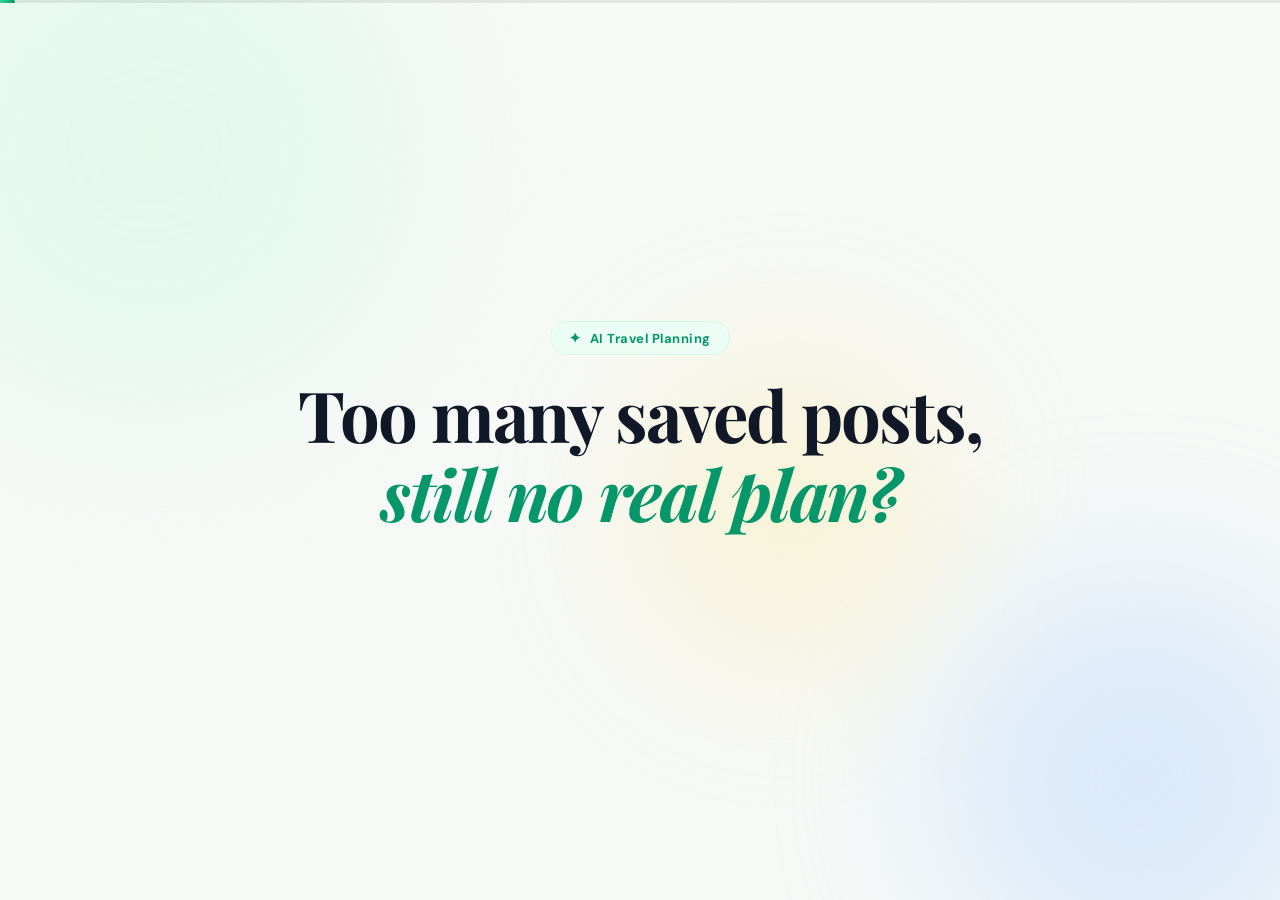
<file: 视频/index.html>
<!DOCTYPE html>
<html lang="en">
<head>
  <meta charset="UTF-8"/>
  <meta name="viewport" content="width=device-width, initial-scale=1.0"/>
  <title>TripTailor — Promo</title>
  <link rel="stylesheet" href="styles.css"/>
  <link rel="preconnect" href="https://fonts.googleapis.com"/>
  <link rel="preconnect" href="https://fonts.gstatic.com" crossorigin/>
  <link href="https://fonts.googleapis.com/css2?family=DM+Sans:opsz,wght@9..40,300;9..40,400;9..40,500;9..40,600;9..40,700&family=Playfair+Display:ital,wght@0,700;1,600&display=swap" rel="stylesheet"/>
</head>
<body>

<!-- ══════════════════════════════════════════
     PROGRESS BAR
══════════════════════════════════════════ -->
<div class="progress-bar" id="progress-bar">
  <div class="progress-fill" id="progress-fill"></div>
</div>

<!-- ══════════════════════════════════════════
     SCENE CONTAINER
══════════════════════════════════════════ -->
<div class="stage" id="stage">

  <!-- ── SCENE 1: OPENING ── -->
  <div class="scene" id="scene-1">
    <div class="s1-bg">
      <div class="s1-blob b1"></div>
      <div class="s1-blob b2"></div>
      <div class="s1-blob b3"></div>
      <div class="s1-grain"></div>
    </div>
    <div class="s1-content">
      <div class="s1-eyebrow" id="s1-eyebrow">
        <span class="spark">✦</span> AI Travel Planning
      </div>
      <h1 class="s1-headline" id="s1-headline">
        Too many saved posts,<br/>
        <em>still no real plan?</em>
      </h1>
      <p class="s1-sub" id="s1-sub">Sound familiar?</p>
    </div>

    <!-- Floating bookmark cards -->
    <div class="float-cards" id="float-cards">
      <div class="fc fc1">
        <div class="fc-img" style="background: linear-gradient(135deg,#fde68a,#f59e0b)">🗼</div>
        <div class="fc-body"><div class="fc-title">Tokyo Highlights</div><div class="fc-saved">Saved from Instagram</div></div>
        <div class="fc-bm">🔖</div>
      </div>
      <div class="fc fc2">
        <div class="fc-img" style="background: linear-gradient(135deg,#bfdbfe,#3b82f6)">🗺️</div>
        <div class="fc-body"><div class="fc-title">Kyoto Hidden Gems</div><div class="fc-saved">Saved from TikTok</div></div>
        <div class="fc-bm">🔖</div>
      </div>
      <div class="fc fc3">
        <div class="fc-img" style="background: linear-gradient(135deg,#d1fae5,#34d399)">🍜</div>
        <div class="fc-body"><div class="fc-title">Best Ramen Spots</div><div class="fc-saved">Saved from Pinterest</div></div>
        <div class="fc-bm">🔖</div>
      </div>
      <div class="fc fc4">
        <div class="fc-img" style="background: linear-gradient(135deg,#fce7f3,#ec4899)">🌸</div>
        <div class="fc-body"><div class="fc-title">Cherry Blossom Routes</div><div class="fc-saved">Saved from Reddit</div></div>
        <div class="fc-bm">🔖</div>
      </div>
    </div>
  </div>

  <!-- ── SCENE 2: PROBLEMS ── -->
  <div class="scene" id="scene-2">
    <div class="s2-bg"></div>
    <div class="s2-content">
      <div class="s2-label">The Problem</div>
      <div class="problems-stack" id="problems-stack">
        <div class="prob-item" id="prob-1">
          <div class="prob-icon">📌</div>
          <div class="prob-text">
            <div class="prob-title">Hundreds of saved posts</div>
            <div class="prob-sub">but no idea where to actually start</div>
          </div>
          <div class="prob-x">✕</div>
        </div>
        <div class="prob-item" id="prob-2">
          <div class="prob-icon">💸</div>
          <div class="prob-text">
            <div class="prob-title">No clue about budget</div>
            <div class="prob-sub">will it cost $500 or $2,000?</div>
          </div>
          <div class="prob-x">✕</div>
        </div>
        <div class="prob-item" id="prob-3">
          <div class="prob-icon">🗺️</div>
          <div class="prob-text">
            <div class="prob-title">Route & food feel disconnected</div>
            <div class="prob-sub">toggling between 5 different apps</div>
          </div>
          <div class="prob-x">✕</div>
        </div>
      </div>
    </div>
  </div>

  <!-- ── SCENE 3: SOLUTION ── -->
  <div class="scene" id="scene-3">
    <div class="s3-bg">
      <div class="s3-blob"></div>
    </div>
    <div class="s3-content">
      <div class="s3-label" id="s3-label">Introducing</div>
      <div class="s3-brand" id="s3-brand">
        <span class="s3-spark">✦</span>TripTailor
      </div>
      <div class="s3-tagline" id="s3-tagline">
        Your AI travel planner.<br/>From inspiration to action.
      </div>

      <!-- Phone reveal -->
      <div class="s3-phone-wrap" id="s3-phone-wrap">
        <div class="phone">
          <div class="phone-notch"></div>
          <div class="phone-screen">
            <div class="ps-statusbar">
              <span>9:41</span>
              <div class="ps-icons">
                <svg width="14" height="10" viewBox="0 0 16 12" fill="currentColor"><rect x="0" y="3" width="3" height="9" rx="1"/><rect x="4.5" y="1.5" width="3" height="10.5" rx="1"/><rect x="9" y="0" width="3" height="12" rx="1"/></svg>
                <svg width="18" height="10" viewBox="0 0 25 12" fill="currentColor"><rect x="0" y="0" width="22" height="12" rx="3" stroke="currentColor" stroke-width="1" fill="none" opacity=".4"/><rect x="1" y="1" width="16" height="10" rx="2"/><path d="M23 4v4a2 2 0 000-4z"/></svg>
              </div>
            </div>
            <div class="ps-greeting">Good morning ☀️</div>
            <div class="ps-title">Where to, Alex?</div>
            <div class="ps-aibar">
              <span class="ps-spark">✦</span>
              <span class="ps-aitext" id="ps-aitext">Plan a day in Tokyo…</span>
            </div>
            <div class="ps-card pc1">
              <div class="pc-emoji">🗼</div>
              <div class="pc-info">
                <div class="pc-name">Tokyo City Walk</div>
                <div class="pc-meta">5 stops · ¥4,200 · 6h</div>
              </div>
              <div class="pc-mint">→</div>
            </div>
            <div class="ps-card pc2">
              <div class="pc-emoji">🍜</div>
              <div class="pc-info">
                <div class="pc-name">Ramen Route</div>
                <div class="pc-meta">3 stops · ¥2,000 · 3h</div>
              </div>
              <div class="pc-mint">→</div>
            </div>
          </div>
        </div>
      </div>
    </div>
  </div>

  <!-- ── SCENE 4: FEATURES ── -->
  <div class="scene" id="scene-4">
    <div class="s4-bg"></div>
    <div class="s4-layout">
      <div class="s4-left">
        <div class="s4-label">Features</div>
        <div class="feat-list" id="feat-list">
          <div class="feat-item fi-active" data-screen="0">
            <div class="fi-dot"></div>
            <div class="fi-text">
              <div class="fi-title">Discover</div>
              <div class="fi-sub">Browse curated spots & events</div>
            </div>
          </div>
          <div class="feat-item" data-screen="1">
            <div class="fi-dot"></div>
            <div class="fi-text">
              <div class="fi-title">Plan Route</div>
              <div class="fi-sub">Map out stops intelligently</div>
            </div>
          </div>
          <div class="feat-item" data-screen="2">
            <div class="fi-dot"></div>
            <div class="fi-text">
              <div class="fi-title">Budget + Transit</div>
              <div class="fi-sub">Know costs before you go</div>
            </div>
          </div>
          <div class="feat-item" data-screen="3">
            <div class="fi-dot"></div>
            <div class="fi-text">
              <div class="fi-title">Food Along the Way</div>
              <div class="fi-sub">Eat great, on route</div>
            </div>
          </div>
          <div class="feat-item" data-screen="4">
            <div class="fi-dot"></div>
            <div class="fi-text">
              <div class="fi-title">Guide Mode</div>
              <div class="fi-sub">Live turn-by-turn companion</div>
            </div>
          </div>
        </div>
      </div>

      <div class="s4-right">
        <div class="phone phone-sm" id="feat-phone">
          <div class="phone-notch"></div>
          <div class="phone-screen" id="feat-screen-wrap">
            <!-- Screen 0: Discover -->
            <div class="feat-screen fs-active" id="fs-0">
              <div class="ps-statusbar"><span>9:41</span></div>
              <div class="fs-topbar">
                <div class="fs-tb-title">Discover</div>
                <div class="fs-chips">
                  <span class="fs-chip active">All</span>
                  <span class="fs-chip">Food</span>
                  <span class="fs-chip">Culture</span>
                </div>
              </div>
              <div class="fs-feed">
                <div class="fs-card" style="--hue:#fde68a;--emoji:'🗼'">
                  <div class="fsc-img"></div>
                  <div class="fsc-body">
                    <div class="fsc-name">Senso-ji Temple</div>
                    <div class="fsc-meta">⭐ 4.9 · Free entry</div>
                  </div>
                </div>
                <div class="fs-card" style="--hue:#bfdbfe;--emoji:'🍜'">
                  <div class="fsc-img"></div>
                  <div class="fsc-body">
                    <div class="fsc-name">Ichiran Ramen</div>
                    <div class="fsc-meta">⭐ 4.8 · ~¥1,200</div>
                  </div>
                </div>
              </div>
            </div>

            <!-- Screen 1: Plan Route -->
            <div class="feat-screen" id="fs-1">
              <div class="ps-statusbar"><span>9:41</span></div>
              <div class="fs-topbar">
                <div class="fs-tb-title">Route Planner</div>
              </div>
              <div class="fs-map-mock">
                <div class="fmm-line"></div>
                <div class="fmm-dot fd1"><span>A</span></div>
                <div class="fmm-dot fd2"><span>B</span></div>
                <div class="fmm-dot fd3"><span>C</span></div>
              </div>
              <div class="fs-stops">
                <div class="fs-stop"><span class="fss-n">1</span><span class="fss-t">Senso-ji Temple</span><span class="fss-d">20 min</span></div>
                <div class="fs-stop"><span class="fss-n">2</span><span class="fss-t">Ueno Park</span><span class="fss-d">35 min</span></div>
                <div class="fs-stop"><span class="fss-n">3</span><span class="fss-t">Akihabara</span><span class="fss-d">25 min</span></div>
              </div>
            </div>

            <!-- Screen 2: Budget + Transit -->
            <div class="feat-screen" id="fs-2">
              <div class="ps-statusbar"><span>9:41</span></div>
              <div class="fs-topbar">
                <div class="fs-tb-title">Budget & Transit</div>
              </div>
              <div class="fs-budget">
                <div class="fsb-total">
                  <div class="fsb-label">Daily Budget</div>
                  <div class="fsb-amount">¥ 6,400</div>
                  <div class="fsb-bar"><div class="fsb-fill" style="width:68%"></div></div>
                  <div class="fsb-used">¥4,350 planned · ¥2,050 left</div>
                </div>
                <div class="fsb-modes">
                  <div class="fsb-mode active">🚇 Transit</div>
                  <div class="fsb-mode">🚶 Walk</div>
                  <div class="fsb-mode">🚲 Bike</div>
                </div>
                <div class="fsb-breakdown">
                  <div class="fsb-row"><span>Entry fees</span><span>¥1,200</span></div>
                  <div class="fsb-row"><span>Transit</span><span>¥850</span></div>
                  <div class="fsb-row"><span>Food</span><span>¥2,300</span></div>
                </div>
              </div>
            </div>

            <!-- Screen 3: Food -->
            <div class="feat-screen" id="fs-3">
              <div class="ps-statusbar"><span>9:41</span></div>
              <div class="fs-topbar">
                <div class="fs-tb-title">Food Along the Way</div>
              </div>
              <div class="fs-food">
                <div class="fsf-card">
                  <div class="fsf-emoji">🍜</div>
                  <div class="fsf-info">
                    <div class="fsf-name">Ichiran Ramen</div>
                    <div class="fsf-meta">⭐ 4.8 · ¥1,200 · 5 min walk</div>
                    <div class="fsf-tag">Near Stop 2</div>
                  </div>
                  <div class="fsf-add">+</div>
                </div>
                <div class="fsf-card">
                  <div class="fsf-emoji">🧋</div>
                  <div class="fsf-info">
                    <div class="fsf-name">Tapioca Lab</div>
                    <div class="fsf-meta">⭐ 4.6 · ¥650 · On route</div>
                    <div class="fsf-tag">Near Stop 1</div>
                  </div>
                  <div class="fsf-add">+</div>
                </div>
                <div class="fsf-card">
                  <div class="fsf-emoji">🍱</div>
                  <div class="fsf-info">
                    <div class="fsf-name">Tsukiji Bento</div>
                    <div class="fsf-meta">⭐ 4.7 · ¥900 · 8 min</div>
                    <div class="fsf-tag">Near Stop 3</div>
                  </div>
                  <div class="fsf-add">+</div>
                </div>
              </div>
            </div>

            <!-- Screen 4: Guide Mode -->
            <div class="feat-screen" id="fs-4">
              <div class="ps-statusbar ps-statusbar-dark"><span>9:41</span></div>
              <div class="fs-guide">
                <div class="fsg-header">
                  <div class="fsg-exit">✕ End Trip</div>
                  <div class="fsg-center">
                    <div class="fsg-name">Tokyo City Walk</div>
                    <div class="fsg-prog">Stop 2 of 5</div>
                  </div>
                  <div class="fsg-nav">→</div>
                </div>
                <div class="fsg-card">
                  <div class="fsg-emoji">⛩️</div>
                  <div class="fsg-place">Senso-ji Temple</div>
                  <div class="fsg-sub">Spend ~45 min · Free entry</div>
                  <div class="fsg-tip">💡 Visit the market stalls nearby for souvenirs</div>
                </div>
                <div class="fsg-suggest">
                  <span>🍜</span>
                  <span>Ichiran Ramen nearby · 5 min walk</span>
                  <button class="fsg-go">Go</button>
                </div>
                <div class="fsg-next-btn">Next Stop →</div>
              </div>
            </div>

          </div>
        </div>
      </div>
    </div>
  </div>

  <!-- ── SCENE 5: KEY MESSAGES ── -->
  <div class="scene" id="scene-5">
    <div class="s5-bg">
      <div class="s5-blob sb1"></div>
      <div class="s5-blob sb2"></div>
    </div>
    <div class="s5-content">
      <div class="msg-seq" id="msg-seq">
        <div class="msg-line" id="msg-1">Turn inspiration into action.</div>
        <div class="msg-line msg-em" id="msg-2">Plan around your budget.</div>
        <div class="msg-line" id="msg-3">Stop scrolling.</div>
        <div class="msg-line msg-big" id="msg-4">Start going.</div>
      </div>
    </div>
  </div>

  <!-- ── SCENE 6: CLOSING ── -->
  <div class="scene" id="scene-6">
    <div class="s6-bg">
      <div class="s6-blob sb1"></div>
      <div class="s6-blob sb2"></div>
      <div class="s6-grain"></div>
    </div>
    <div class="s6-content">
      <div class="s6-taglines" id="s6-taglines">
        <div class="s6-tl" id="s6-tl1">Plan smarter.</div>
        <div class="s6-tl" id="s6-tl2">Explore better.</div>
      </div>
      <div class="s6-brand" id="s6-brand">
        <div class="s6-spark">✦</div>
        <div class="s6-name">TripTailor</div>
      </div>
      <div class="s6-sub" id="s6-sub">
        AI-powered travel planning · Toronto
      </div>
      <div class="s6-badges" id="s6-badges">
        <div class="s6-badge">🎓 University Project</div>
        <div class="s6-badge">🌿 Free to Use</div>
        <div class="s6-badge">🤖 AI-Powered</div>
      </div>
    </div>
  </div>

</div><!-- /stage -->

<!-- Replay button -->
<button class="replay-btn" id="replay-btn" aria-label="Replay">↺ Replay</button>

<script src="script.js"></script>
</body>
</html>
</file>
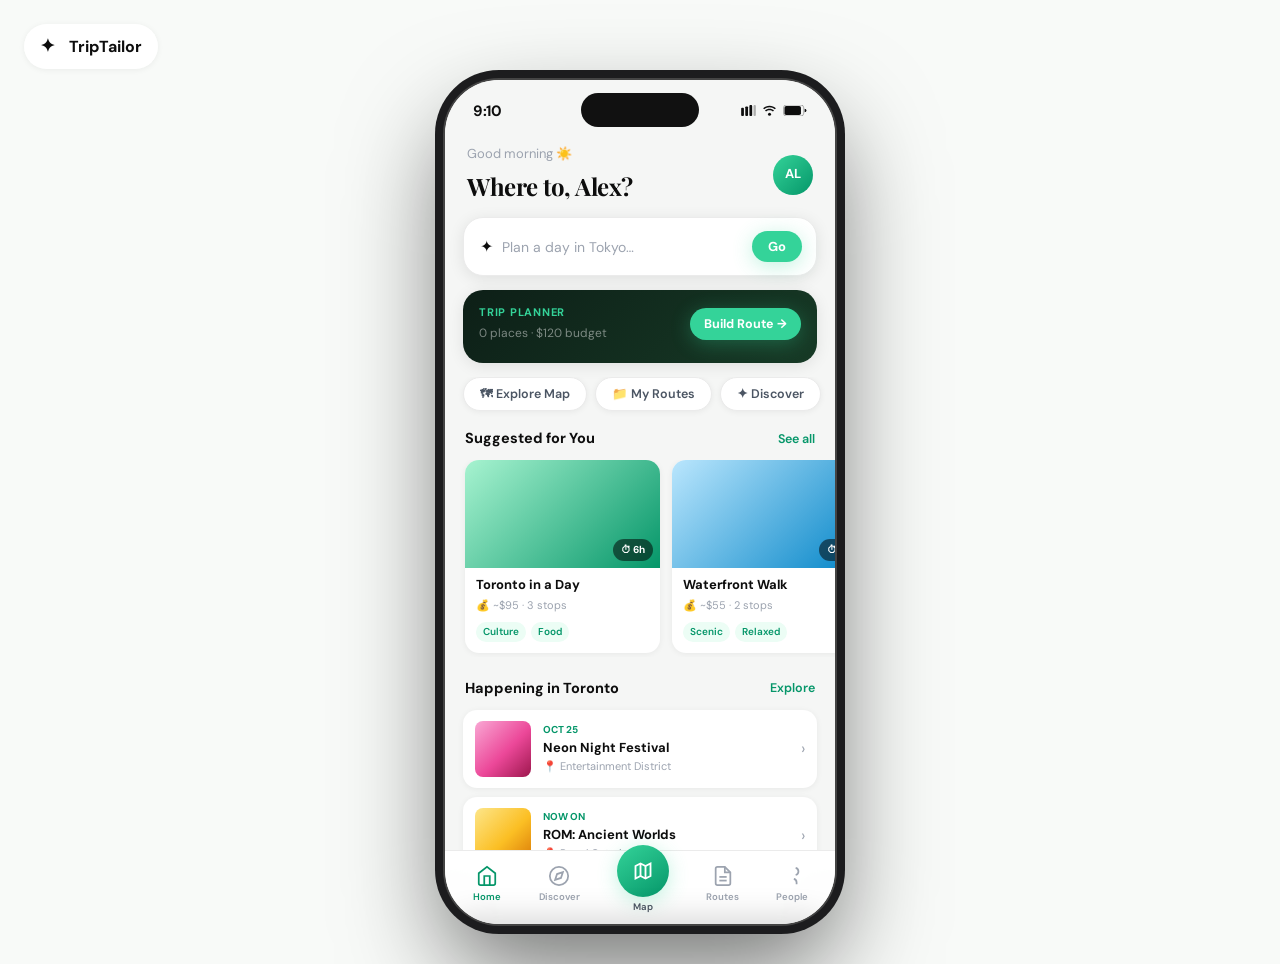
<file: app_demo/app_demo.html>
<!DOCTYPE html>
<html lang="en">
<head>
  <meta charset="UTF-8"/>
  <meta name="viewport" content="width=device-width, initial-scale=1.0"/>
  <title>TripTailor</title>
  <link rel="stylesheet" href="styles.css"/>
  <link rel="preconnect" href="https://fonts.googleapis.com"/>
  <link rel="preconnect" href="https://fonts.gstatic.com" crossorigin/>
  <link href="https://fonts.googleapis.com/css2?family=DM+Sans:opsz,wght@9..40,300;9..40,400;9..40,500;9..40,600;9..40,700&family=Playfair+Display:ital,wght@0,700;1,600&display=swap" rel="stylesheet"/>
  <style>
    body {
      background: #f8faf8;
      overflow-x: hidden;
      margin: 0;
      padding: 0;
    }
    
    .home-logo {
      position: fixed;
      top: 24px;
      left: 24px;
      background: rgba(255, 255, 255, 0.9);
      color: var(--text);
      border: none;
      border-radius: var(--rp);
      padding: 8px 16px;
      font-family: var(--font);
      font-size: 16px;
      font-weight: 700;
      text-decoration: none;
      display: inline-flex;
      align-items: center;
      gap: 8px;
      box-shadow: var(--s1);
      backdrop-filter: blur(12px);
      -webkit-backdrop-filter: blur(12px);
      z-index: 1000;
      transition: all 0.2s ease;
    }
    
    .home-logo:hover {
      background: rgba(255, 255, 255, 1);
      color: var(--mint-dk);
      box-shadow: var(--s2);
      transform: translateY(-2px);
    }
    
    .logo-mark {
      font-size: 18px;
      margin-right: 6px;
    }
    
    /* Adjust phone shell container to show full borders */
    .phone-container {
      display: flex;
      justify-content: center;
      align-items: flex-start;
      min-height: 100vh;
      padding: 80px 20px 40px;
      box-sizing: border-box;
    }
    
    .phone-shell {
      max-width: calc(100% - 40px);
      height: auto;
      aspect-ratio: 390 / 844;
    }
  </style>
</head>
<body>

<a href="../web/web_page.html" class="home-logo">
  <span class="logo-mark">✦</span>TripTailor
</a>

<div class="phone-container">
  <div class="phone-shell">
  <div id="app">

    <!-- ── STATUS BAR ── -->
    <div class="status-bar">
      <span class="st" id="s-time">9:41</span>
      <div class="st-icons">
        <svg width="15" height="11" viewBox="0 0 16 12" fill="currentColor"><rect x="0" y="3" width="3" height="9" rx="1"/><rect x="4.5" y="1.5" width="3" height="10.5" rx="1"/><rect x="9" y="0" width="3" height="12" rx="1"/><rect x="13.5" y="0" width="2.5" height="12" rx="1" opacity=".3"/></svg>
        <svg width="15" height="11" viewBox="0 0 20 14" fill="currentColor"><path d="M10 2.5C12.8 2.5 15.3 3.6 17.1 5.4L18.5 4C16.3 1.8 13.3.5 10 .5S3.7 1.8 1.5 4L2.9 5.4C4.7 3.6 7.2 2.5 10 2.5z"/><path d="M10 6.5c1.8 0 3.4.7 4.6 1.9l1.4-1.4C14.4 5.4 12.3 4.5 10 4.5S5.6 5.4 4 7l1.4 1.4C6.6 7.2 8.2 6.5 10 6.5z"/><circle cx="10" cy="12" r="2"/></svg>
        <svg width="24" height="11" viewBox="0 0 25 12" fill="currentColor"><rect x="0" y="0" width="22" height="12" rx="3" stroke="currentColor" stroke-width="1" fill="none" opacity=".35"/><rect x="1" y="1" width="18" height="10" rx="2"/><path d="M23 4v4a2 2 0 000-4z"/></svg>
      </div>
    </div>

    <!-- ── VIEWS ── -->
    <div id="views">

      <!-- HOME -->
      <div class="view active" id="v-home">
        <div class="scroll-body">
          <div class="home-top">
            <div>
              <div class="home-sub">Good morning ☀️</div>
              <div class="home-title">Where to, Alex?</div>
            </div>
            <div class="home-av">AL</div>
          </div>

          <!-- AI bar -->
          <div class="ai-bar">
            <span class="ai-spark">✦</span>
            <input class="ai-inp" id="ai-inp" type="text" placeholder="Plan a day in Tokyo…" readonly/>
            <button class="ai-go" id="ai-go">Go</button>
          </div>

          <!-- Trip builder CTA -->
          <div class="trip-builder-cta" id="tbc">
            <div class="tbc-inner">
              <div class="tbc-left">
                <div class="tbc-label">Trip Planner</div>
                <div class="tbc-sub" id="tbc-sub">0 places · $0 budget</div>
              </div>
              <button class="tbc-btn" id="tbc-btn">Build Route →</button>
            </div>
            <div class="tbc-stops" id="tbc-stops"></div>
          </div>

          <!-- Active trip card -->
          <div class="active-card hidden" id="active-card">
            <div class="ac-row">
              <div>
                <div class="ac-label">Active Trip</div>
                <div class="ac-name" id="ac-name">Toronto Highlights</div>
                <div class="ac-meta" id="ac-meta">Stop 1 of 3</div>
              </div>
              <button class="ac-resume" id="ac-resume">Resume →</button>
            </div>
            <div class="ac-progress-bar"><div class="ac-progress-fill" id="ac-fill"></div></div>
          </div>

          <!-- Quick pills -->
          <div class="qa-row">
            <button class="qa" data-tab="mapping">🗺 Explore Map</button>
            <button class="qa" data-tab="routes">📁 My Routes</button>
            <button class="qa" data-tab="discover">✦ Discover</button>
          </div>

          <!-- Suggested -->
          <div class="sh">
            <span>Suggested for You</span>
            <button class="sh-see" id="sh-see-suggested">See all</button>
          </div>
          <div class="suggest-row" id="suggest-row"></div>

          <!-- Happening -->
          <div class="sh" style="margin-top:20px">
            <span>Happening in Toronto</span>
            <button class="sh-see" data-tab="discover">Explore</button>
          </div>
          <div class="ev-list" id="ev-list"></div>
          <div style="height:12px"></div>
        </div>
      </div>

      <!-- DISCOVER -->
      <div class="view" id="v-discover">
        <div class="topbar sticky">
          <div class="tb-title">Discover</div>
          <div class="chip-row" id="disc-chips">
            <button class="chip active" data-f="all">All</button>
            <button class="chip" data-f="Festival">Festival</button>
            <button class="chip" data-f="Food">Food</button>
            <button class="chip" data-f="Culture">Culture</button>
            <button class="chip" data-f="Art">Art</button>
          </div>
        </div>
        <div class="disc-feed" id="disc-feed"></div>
      </div>

      <!-- MAPPING -->
      <div class="view" id="v-mapping">

        <!-- Explore mode -->
        <div id="explore-mode" class="mmode active">
          <div class="topbar sticky map-topbar">
            <div class="tb-title">Explore</div>
            <div class="chip-row" id="map-chips">
              <button class="chip active" data-cat="all">All</button>
              <button class="chip" data-cat="food">🍜 Food</button>
              <button class="chip" data-cat="scenic">🌿 Scenic</button>
              <button class="chip" data-cat="activity">🎭 Activity</button>
              <button class="chip" data-cat="culture">🏛 Culture</button>
            </div>
          </div>
          <div class="map-wrap">
            <div class="map-canvas" id="map-canvas">
              <div class="map-lbl">Toronto · Downtown</div>
            </div>
          </div>
          <div class="map-foot" id="map-foot">
            <div class="sel-pill">
              <span class="sel-dot"></span>
              <span id="sel-num">0</span> selected
            </div>
            <button class="plan-btn hidden" id="plan-btn">✦ Plan Route</button>
          </div>
          <!-- place drawer — INSIDE #app -->
          <div class="scrim" id="pd-scrim"></div>
          <div class="drawer" id="pd-drawer">
            <div class="drawer-bar"></div>
            <div id="pd-body"></div>
          </div>
        </div>

        <!-- Planning mode -->
        <div id="planning-mode" class="mmode">
          <div class="topbar plan-topbar">
            <button class="back-btn" id="plan-back">
              <svg width="18" height="18" viewBox="0 0 24 24" fill="none" stroke="currentColor" stroke-width="2.5"><polyline points="15 18 9 12 15 6"/></svg>
            </button>
            <span class="tb-title" style="font-size:16px">Route Planner</span>
            <button class="link-btn" id="plan-save-top">Save</button>
          </div>

          <div class="scroll-body" style="padding:0">

            <!-- Budget + transport card -->
            <div class="ctrl-card">
              <div class="ctrl-row">
                <div class="ctrl-col">
                  <div class="ctrl-lbl">Daily Budget</div>
                  <div class="ctrl-val" id="ctrl-budget">$120</div>
                  <input class="ctrl-slider" id="budget-slider" type="range" min="20" max="500" value="120"/>
                  <div class="ctrl-range"><span>$20</span><span>$500</span></div>
                </div>
                <div class="ctrl-sep"></div>
                <div class="ctrl-col">
                  <div class="ctrl-lbl">Transport</div>
                  <div class="tmode-row" id="tmode-row">
                    <button class="tmode active" data-t="walk">🚶<span>Walk</span></button>
                    <button class="tmode" data-t="transit">🚇<span>Transit</span></button>
                    <button class="tmode" data-t="bike">🚲<span>Bike</span></button>
                    <button class="tmode" data-t="car">🚗<span>Drive</span></button>
                  </div>
                </div>
              </div>
            </div>

            <!-- Route stops -->
            <div class="plan-section-hdr">
              <span>Your Stops</span>
              <button class="link-btn" id="add-more-stops">+ Add More</button>
            </div>
            <div class="stops-list" id="stops-list"></div>

            <!-- Food along the way -->
            <div class="plan-section-hdr" style="margin-top:4px">
              <span>🍜 Food Along the Way</span>
            </div>
            <div class="food-row" id="food-row"></div>

            <!-- Summary -->
            <div class="summary-card" id="summary-card">
              <div class="sum-row">
                <div class="sum-item">
                  <div class="sum-val" id="sum-time">4h 20m</div>
                  <div class="sum-lbl">Total Time</div>
                </div>
                <div class="sum-div"></div>
                <div class="sum-item">
                  <div class="sum-val" id="sum-cost">~$120</div>
                  <div class="sum-lbl">Est. Cost</div>
                </div>
                <div class="sum-div"></div>
                <div class="sum-item">
                  <div class="sum-val" id="sum-stops">3</div>
                  <div class="sum-lbl">Stops</div>
                </div>
              </div>
              <div class="route-line-vis" id="route-line-vis"></div>
            </div>

            <div class="plan-acts">
              <button class="act secondary" id="pa-save">💾 Save Route</button>
              <button class="act primary" id="pa-guide">▶ Start Guide</button>
            </div>
            <div style="height:16px"></div>
          </div>
        </div>

      </div><!-- /v-mapping -->

      <!-- ROUTES -->
      <div class="view" id="v-routes">
        <div class="topbar sticky">
          <div class="tb-title">Routes</div>
          <div class="seg-ctrl" id="routes-seg">
            <button class="seg active" data-seg="my">My Plans</button>
            <button class="seg" data-seg="community">Community</button>
          </div>
        </div>
        <div class="list-body" id="routes-my"></div>
        <div class="list-body hidden" id="routes-comm"></div>
      </div>

      <!-- COMMUNITY -->
      <div class="view" id="v-community">
        <div class="topbar sticky">
          <div class="tb-title">Community</div>
        </div>
        <div class="list-body" id="comm-feed"></div>
      </div>

    </div><!-- /views -->

    <!-- ── BOTTOM TAB BAR ── -->
    <nav class="tabbar">
      <button class="tb active" data-tab="home">
        <svg width="22" height="22" viewBox="0 0 24 24" fill="none" stroke="currentColor" stroke-width="1.9"><path d="M3 9l9-7 9 7v11a2 2 0 01-2 2H5a2 2 0 01-2-2z"/><polyline points="9 22 9 12 15 12 15 22"/></svg>
        <span>Home</span>
      </button>
      <button class="tb" data-tab="discover">
        <svg width="22" height="22" viewBox="0 0 24 24" fill="none" stroke="currentColor" stroke-width="1.9"><circle cx="12" cy="12" r="10"/><polygon points="16.24 7.76 14.12 14.12 7.76 16.24 9.88 9.88 16.24 7.76"/></svg>
        <span>Discover</span>
      </button>
      <button class="tb tb-map" data-tab="mapping">
        <div class="tb-map-icon">
          <svg width="20" height="20" viewBox="0 0 24 24" fill="none" stroke="white" stroke-width="2.2"><polygon points="3 6 9 3 15 6 21 3 21 18 15 21 9 18 3 21"/><line x1="9" y1="3" x2="9" y2="18"/><line x1="15" y1="6" x2="15" y2="21"/></svg>
        </div>
        <span>Map</span>
      </button>
      <button class="tb" data-tab="routes">
        <svg width="22" height="22" viewBox="0 0 24 24" fill="none" stroke="currentColor" stroke-width="1.9"><path d="M14 2H6a2 2 0 00-2 2v16a2 2 0 002 2h12a2 2 0 002-2V8z"/><polyline points="14 2 14 8 20 8"/><line x1="16" y1="13" x2="8" y2="13"/><line x1="16" y1="17" x2="8" y2="17"/></svg>
        <span>Routes</span>
      </button>
      <button class="tb" data-tab="community">
        <svg width="22" height="22" viewBox="0 0 24 24" fill="none" stroke="currentColor" stroke-width="1.9"><path d="M17 21v-2a4 4 0 00-3-3.87M16 3.13a4 4 0 010 7.75"/></svg>
        <span>People</span>
      </button>
    </nav>

    <!-- ══════════════════════════════════════
         ALL OVERLAYS INSIDE #app (phone frame)
         ══════════════════════════════════════ -->

    <!-- Activity / Place detail sheet -->
    <div class="overlay-scrim" id="sheet-scrim"></div>
    <div class="sheet" id="detail-sheet">
      <div class="sheet-bar"></div>
      <div class="sheet-inner" id="sheet-inner"></div>
    </div>

    <!-- Guide mode — full screen inside app -->
    <div class="guide-screen hidden" id="guide-screen">
      <div class="guide-statusbar">
        <button class="g-exit" id="g-exit">✕ End Trip</button>
        <div class="g-center">
          <div class="g-name" id="g-name">Toronto Highlights</div>
          <div class="g-prog" id="g-prog">Stop 1 of 3</div>
        </div>
        <button class="g-nav" id="g-nav">
          <svg width="15" height="15" viewBox="0 0 24 24" fill="none" stroke="currentColor" stroke-width="2.2"><polygon points="3 11 22 2 13 21 11 13 3 11"/></svg>
        </button>
      </div>

      <div class="g-cards-wrap">
        <div class="g-cards" id="g-cards"></div>
      </div>

      <!-- Smart suggestion chip -->
      <div class="g-suggest hidden" id="g-suggest">
        <div class="g-sug-icon" id="g-sug-icon">🍜</div>
        <div class="g-sug-body">
          <div class="g-sug-title" id="g-sug-title">Nearby: Ichiran Ramen</div>
          <div class="g-sug-sub" id="g-sug-sub">4.7★ · 5 min walk · ~$15</div>
        </div>
        <div class="g-sug-btns">
          <button class="g-sug-skip" id="g-sug-skip">Skip</button>
          <button class="g-sug-go" id="g-sug-go">Go</button>
        </div>
      </div>

      <div class="g-foot">
        <button class="g-next" id="g-next">Next Stop →</button>
      </div>
    </div>

    <!-- Toast — inside app -->
    <div class="toast" id="toast"></div>

  </div><!-- /app -->
  </div><!-- /phone-shell -->
</div><!-- /phone-container -->

<script src="script.js"></script>
</body>
</html>
</file>
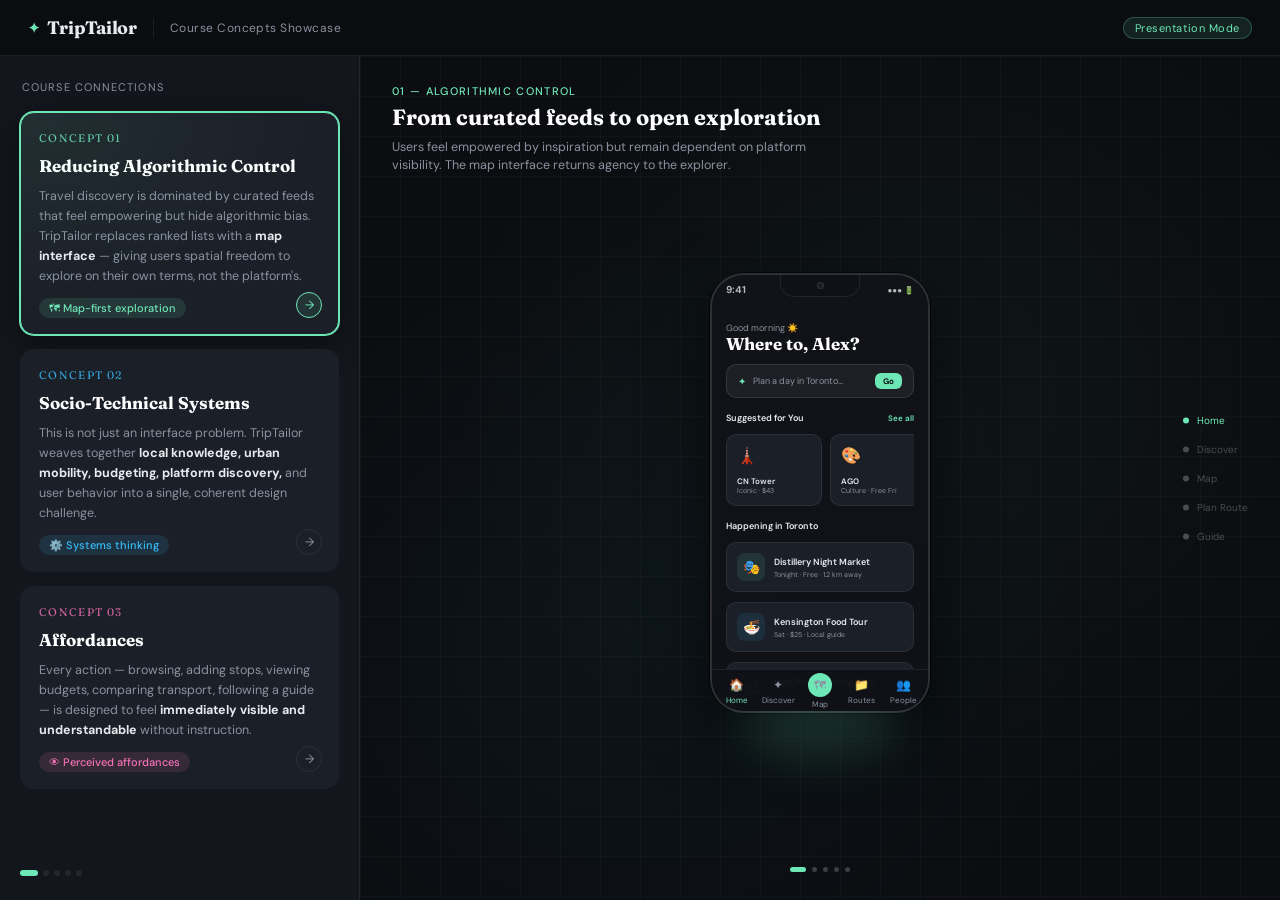
<file: course_concepts/showcase.html>
<!DOCTYPE html>
<html lang="en">
<head>
<meta charset="UTF-8"/>
<meta name="viewport" content="width=device-width, initial-scale=1.0"/>
<title>TripTailor — Course Concepts</title>
<link rel="preconnect" href="https://fonts.googleapis.com"/>
<link rel="preconnect" href="https://fonts.gstatic.com" crossorigin/>
<link href="https://fonts.googleapis.com/css2?family=Fraunces:ital,opsz,wght@0,9..144,400;0,9..144,700;0,9..144,900;1,9..144,400;1,9..144,700&family=DM+Sans:opsz,wght@9..40,300;9..40,400;9..40,500;9..40,600&display=swap" rel="stylesheet"/>
<style>
/* ─── RESET & BASE ─── */
*, *::before, *::after { box-sizing: border-box; margin: 0; padding: 0; }

:root {
  --bg:        #0b0d10;
  --surface:   #13161c;
  --surface2:  #1b1f27;
  --border:    rgba(255,255,255,0.07);
  --accent:    #6ee7b7;
  --accent2:   #38bdf8;
  --accent3:   #f472b6;
  --txt:       #e8eaf0;
  --txt2:      #8b91a0;
  --card-h:    460px;
  --phone-w:   220px;
  --phone-h:   440px;
}

html, body {
  height: 100%;
  background: var(--bg);
  color: var(--txt);
  font-family: 'DM Sans', sans-serif;
  overflow: hidden;
}

/* ─── LAYOUT ─── */
.layout {
  display: grid;
  grid-template-columns: 360px 1fr;
  grid-template-rows: 56px 1fr;
  height: 100vh;
  width: 100vw;
}

/* ─── HEADER ─── */
.header {
  grid-column: 1 / -1;
  display: flex;
  align-items: center;
  gap: 12px;
  padding: 0 28px;
  border-bottom: 1px solid var(--border);
  background: rgba(11,13,16,0.9);
  backdrop-filter: blur(12px);
  z-index: 10;
}
.header-logo {
  font-family: 'Fraunces', serif;
  font-size: 18px;
  font-weight: 700;
  letter-spacing: -0.3px;
  display: flex;
  align-items: center;
  gap: 7px;
}
.logo-spark { color: var(--accent); font-size: 14px; }
.header-divider { width: 1px; height: 20px; background: var(--border); margin: 0 4px; }
.header-label {
  font-size: 12px;
  color: var(--txt2);
  letter-spacing: 0.04em;
}
.header-badge {
  margin-left: auto;
  font-size: 11px;
  color: var(--accent);
  background: rgba(110,231,183,0.1);
  border: 1px solid rgba(110,231,183,0.25);
  border-radius: 20px;
  padding: 3px 11px;
  letter-spacing: 0.05em;
}

/* ─── LEFT PANEL ─── */
.left-panel {
  border-right: 1px solid var(--border);
  padding: 24px 20px;
  display: flex;
  flex-direction: column;
  gap: 14px;
  overflow-y: auto;
  background: var(--surface);
}

.panel-title {
  font-size: 11px;
  letter-spacing: 0.1em;
  color: var(--txt2);
  text-transform: uppercase;
  margin-bottom: 4px;
  padding-left: 2px;
}

/* ─── CONCEPT CARDS ─── */
.concept-card {
  border-radius: 14px;
  padding: 18px 18px 16px;
  cursor: pointer;
  border: 1.5px solid transparent;
  background: var(--surface2);
  transition: border-color 0.25s, transform 0.2s, box-shadow 0.25s;
  position: relative;
  overflow: hidden;
}
.concept-card::before {
  content: '';
  position: absolute;
  inset: 0;
  opacity: 0;
  transition: opacity 0.3s;
  border-radius: inherit;
}
.concept-card:hover { transform: translateY(-1px); }
.concept-card.active {
  border-color: var(--card-accent);
  box-shadow: 0 0 0 1px var(--card-accent), 0 8px 32px rgba(0,0,0,0.4);
}
.concept-card.active::before { opacity: 1; }

.c1 { --card-accent: var(--accent); }
.c1::before { background: radial-gradient(ellipse at top left, rgba(110,231,183,0.08), transparent 65%); }

.c2 { --card-accent: var(--accent2); }
.c2::before { background: radial-gradient(ellipse at top left, rgba(56,189,248,0.08), transparent 65%); }

.c3 { --card-accent: var(--accent3); }
.c3::before { background: radial-gradient(ellipse at top left, rgba(244,114,182,0.08), transparent 65%); }

.card-num {
  font-family: 'Fraunces', serif;
  font-size: 11px;
  font-weight: 400;
  color: var(--card-accent);
  letter-spacing: 0.12em;
  margin-bottom: 10px;
  text-transform: uppercase;
  opacity: 0.85;
}
.card-title {
  font-family: 'Fraunces', serif;
  font-size: 17px;
  font-weight: 700;
  line-height: 1.3;
  margin-bottom: 9px;
  color: #fff;
}
.card-body {
  font-size: 12.5px;
  line-height: 1.6;
  color: var(--txt2);
}
.card-tag {
  display: inline-flex;
  align-items: center;
  gap: 5px;
  margin-top: 12px;
  font-size: 11px;
  color: var(--card-accent);
  background: color-mix(in srgb, var(--card-accent) 12%, transparent);
  border-radius: 20px;
  padding: 3px 10px;
  font-weight: 500;
}
.card-arrow {
  position: absolute;
  right: 16px;
  bottom: 16px;
  width: 26px;
  height: 26px;
  border-radius: 50%;
  border: 1.5px solid var(--border);
  display: flex;
  align-items: center;
  justify-content: center;
  font-size: 12px;
  color: var(--txt2);
  transition: border-color 0.2s, color 0.2s, background 0.2s;
}
.concept-card.active .card-arrow {
  border-color: var(--card-accent);
  color: var(--card-accent);
  background: color-mix(in srgb, var(--card-accent) 10%, transparent);
}

/* Progress indicator row */
.progress-dots {
  display: flex;
  align-items: center;
  gap: 5px;
  margin-top: auto;
  padding-top: 12px;
}
.dot {
  width: 6px; height: 6px;
  border-radius: 50%;
  background: var(--border);
  transition: background 0.3s, width 0.3s;
}
.dot.active { background: var(--accent); width: 18px; border-radius: 3px; }

/* ─── RIGHT PANEL ─── */
.right-panel {
  display: flex;
  align-items: center;
  justify-content: center;
  position: relative;
  overflow: hidden;
  background: radial-gradient(ellipse at 60% 40%, rgba(110,231,183,0.04) 0%, transparent 60%),
              radial-gradient(ellipse at 30% 70%, rgba(56,189,248,0.04) 0%, transparent 50%),
              var(--bg);
}

/* Subtle grid bg */
.right-panel::before {
  content: '';
  position: absolute;
  inset: 0;
  background-image:
    linear-gradient(rgba(255,255,255,0.025) 1px, transparent 1px),
    linear-gradient(90deg, rgba(255,255,255,0.025) 1px, transparent 1px);
  background-size: 40px 40px;
  pointer-events: none;
}

.concept-title-overlay {
  position: absolute;
  top: 28px;
  left: 32px;
  right: 32px;
}
.cto-num {
  font-size: 11px;
  letter-spacing: 0.12em;
  text-transform: uppercase;
  margin-bottom: 6px;
  font-weight: 500;
}
.cto-title {
  font-family: 'Fraunces', serif;
  font-size: 22px;
  font-weight: 700;
  line-height: 1.25;
  color: #fff;
}
.cto-sub {
  font-size: 12.5px;
  color: var(--txt2);
  margin-top: 6px;
  max-width: 420px;
  line-height: 1.5;
}

/* ─── PHONE SHELL ─── */
.phone-wrap {
  position: relative;
  z-index: 2;
  margin-top: 30px;
}

.phone {
  width: var(--phone-w);
  height: var(--phone-h);
  background: #0f1117;
  border-radius: 34px;
  border: 2px solid rgba(255,255,255,0.13);
  box-shadow:
    0 0 0 1px rgba(0,0,0,0.6),
    0 24px 64px rgba(0,0,0,0.6),
    inset 0 1px 0 rgba(255,255,255,0.07);
  position: relative;
  overflow: hidden;
  display: flex;
  flex-direction: column;
}

.phone-notch {
  position: absolute;
  top: 0;
  left: 50%;
  transform: translateX(-50%);
  width: 80px;
  height: 22px;
  background: #0f1117;
  border-radius: 0 0 14px 14px;
  z-index: 10;
  border: 1px solid rgba(255,255,255,0.08);
  border-top: none;
  display: flex;
  align-items: center;
  justify-content: center;
  gap: 5px;
}
.notch-cam {
  width: 7px; height: 7px;
  border-radius: 50%;
  background: #1a1d24;
  border: 1px solid rgba(255,255,255,0.1);
}

.phone-screen {
  flex: 1;
  overflow: hidden;
  border-radius: 32px;
  position: relative;
  background: #111318;
}

/* ─── ANIMATION FRAMES ─── */
.anim-frame {
  position: absolute;
  inset: 0;
  opacity: 0;
  transition: opacity 0.5s;
  overflow: hidden;
  border-radius: 32px;
}
.anim-frame.showing { opacity: 1; z-index: 2; }
.anim-frame.hiding  { opacity: 0; z-index: 1; }

/* shared phone UI pieces */
.ph-status {
  display: flex;
  justify-content: space-between;
  align-items: center;
  padding: 8px 14px 4px;
  font-size: 9px;
  font-weight: 600;
  color: rgba(255,255,255,0.7);
  position: relative;
  z-index: 5;
}
.ph-status-time { font-size: 10px; font-weight: 700; }

.ph-tabbar {
  position: absolute;
  bottom: 0;
  left: 0; right: 0;
  height: 42px;
  background: rgba(15,17,23,0.97);
  border-top: 1px solid rgba(255,255,255,0.07);
  display: flex;
  align-items: center;
  justify-content: space-around;
  padding: 0 4px;
  z-index: 10;
}
.ph-tab {
  display: flex;
  flex-direction: column;
  align-items: center;
  gap: 2px;
  font-size: 8px;
  color: var(--txt2);
  flex: 1;
  padding: 4px 0;
}
.ph-tab.active { color: var(--accent); }
.ph-tab-icon { font-size: 12px; }

/* ════ FRAME 1: HOME ════ */
#f-home {
  background: linear-gradient(160deg, #111318 0%, #0f1117 100%);
}
.f-home-inner {
  padding: 22px 14px 50px;
  display: flex;
  flex-direction: column;
  gap: 10px;
  animation: scrollDown 3s ease-in-out infinite alternate;
}
@keyframes scrollDown {
  0%   { transform: translateY(0); }
  100% { transform: translateY(-60px); }
}
.f-greeting { font-size: 9px; color: var(--txt2); }
.f-title { font-family: 'Fraunces', serif; font-size: 17px; font-weight: 700; color: #fff; line-height: 1.2; }
.f-ai-bar {
  background: rgba(255,255,255,0.06);
  border: 1px solid rgba(255,255,255,0.1);
  border-radius: 10px;
  padding: 8px 11px;
  display: flex;
  align-items: center;
  gap: 7px;
  font-size: 9px;
  color: var(--txt2);
}
.f-spark { color: var(--accent); font-size: 10px; }
.f-ai-text { flex: 1; }
.f-ai-go {
  background: var(--accent);
  color: #0b0d10;
  border: none;
  border-radius: 6px;
  padding: 3px 8px;
  font-size: 8px;
  font-weight: 700;
  font-family: 'DM Sans', sans-serif;
}

.f-section-hdr {
  display: flex;
  justify-content: space-between;
  align-items: center;
  font-size: 9px;
  font-weight: 600;
  color: var(--txt);
  margin-top: 4px;
}
.f-see-all { color: var(--accent); font-size: 8px; }

.f-suggest-row {
  display: flex;
  gap: 8px;
  overflow: hidden;
}
.f-sug-card {
  flex: 0 0 96px;
  height: 72px;
  border-radius: 10px;
  background: var(--surface2);
  border: 1px solid rgba(255,255,255,0.07);
  padding: 10px;
  display: flex;
  flex-direction: column;
  justify-content: space-between;
}
.f-sug-emoji { font-size: 16px; }
.f-sug-name { font-size: 8px; font-weight: 600; color: var(--txt); }
.f-sug-tag { font-size: 7px; color: var(--txt2); }

.f-ev-card {
  background: var(--surface2);
  border: 1px solid rgba(255,255,255,0.07);
  border-radius: 10px;
  padding: 10px;
  display: flex;
  align-items: center;
  gap: 9px;
}
.f-ev-dot { width: 28px; height: 28px; border-radius: 8px; flex-shrink: 0; display: flex; align-items: center; justify-content: center; font-size: 14px; }
.f-ev-name { font-size: 9px; font-weight: 600; color: var(--txt); }
.f-ev-meta { font-size: 7px; color: var(--txt2); margin-top: 2px; }

/* ════ FRAME 2: DISCOVER ════ */
#f-discover {
  background: #111318;
}
.f-disc-inner {
  padding: 16px 14px 50px;
  display: flex;
  flex-direction: column;
  gap: 10px;
}
.f-disc-title { font-family: 'Fraunces', serif; font-size: 16px; font-weight: 700; color: #fff; }
.f-chips {
  display: flex;
  gap: 5px;
  overflow: hidden;
  flex-wrap: nowrap;
}
.f-chip {
  font-size: 8px;
  padding: 4px 9px;
  border-radius: 20px;
  border: 1px solid rgba(255,255,255,0.12);
  color: var(--txt2);
  white-space: nowrap;
  background: transparent;
}
.f-chip.active {
  background: var(--accent);
  color: #0b0d10;
  border-color: var(--accent);
  font-weight: 600;
}

.f-disc-card {
  background: var(--surface2);
  border: 1px solid rgba(255,255,255,0.07);
  border-radius: 12px;
  overflow: hidden;
  transition: border-color 0.3s;
}
.f-disc-card.highlighted { border-color: var(--accent); }
.f-disc-img {
  height: 60px;
  width: 100%;
  display: flex;
  align-items: center;
  justify-content: center;
  font-size: 24px;
}
.f-disc-body { padding: 8px 10px; }
.f-disc-name { font-size: 9.5px; font-weight: 600; color: var(--txt); }
.f-disc-meta { font-size: 7.5px; color: var(--txt2); margin-top: 2px; }
.f-disc-add {
  margin-top: 6px;
  font-size: 7.5px;
  color: var(--accent);
  display: flex;
  align-items: center;
  gap: 4px;
  font-weight: 600;
}
.f-disc-check { display: none; }
.f-disc-card.highlighted .f-disc-add { display: none; }
.f-disc-card.highlighted .f-disc-check { display: flex; align-items: center; gap: 4px; font-size: 7.5px; color: var(--accent); font-weight: 600; margin-top: 6px; }

/* ════ FRAME 3: MAP ════ */
#f-map { background: #111318; }
.f-map-inner {
  padding: 14px 12px 50px;
  display: flex;
  flex-direction: column;
  gap: 8px;
  height: 100%;
}
.f-map-title { font-family: 'Fraunces', serif; font-size: 15px; font-weight: 700; color: #fff; }
.f-map-canvas {
  flex: 1;
  background: #1a2030;
  border-radius: 12px;
  position: relative;
  overflow: hidden;
  border: 1px solid rgba(255,255,255,0.08);
  min-height: 0;
}
.map-grid-lines {
  position: absolute;
  inset: 0;
  background-image:
    linear-gradient(rgba(255,255,255,0.04) 1px, transparent 1px),
    linear-gradient(90deg, rgba(255,255,255,0.04) 1px, transparent 1px);
  background-size: 24px 24px;
}
.map-road {
  position: absolute;
  background: rgba(255,255,255,0.07);
  border-radius: 2px;
}
.r1 { width: 70%; height: 2px; top: 35%; left: 10%; }
.r2 { width: 70%; height: 2px; top: 62%; left: 15%; }
.r3 { width: 2px; height: 60%; top: 15%; left: 30%; }
.r4 { width: 2px; height: 55%; top: 20%; left: 65%; }

.map-pin {
  position: absolute;
  display: flex;
  flex-direction: column;
  align-items: center;
  cursor: pointer;
  transition: transform 0.3s;
}
.map-pin.pulse .pin-dot::after {
  content: '';
  position: absolute;
  inset: -4px;
  border-radius: 50%;
  border: 2px solid var(--pin-color);
  animation: pinPulse 1.5s ease-out infinite;
}
@keyframes pinPulse {
  0%   { transform: scale(1); opacity: 0.8; }
  100% { transform: scale(2.2); opacity: 0; }
}
.pin-dot {
  width: 14px; height: 14px;
  border-radius: 50%;
  background: var(--pin-color, var(--accent));
  border: 2px solid rgba(255,255,255,0.25);
  position: relative;
  transition: transform 0.2s;
}
.map-pin.selected .pin-dot { transform: scale(1.3); }
.pin-label {
  font-size: 7px;
  color: #fff;
  background: rgba(0,0,0,0.7);
  padding: 2px 5px;
  border-radius: 4px;
  white-space: nowrap;
  margin-top: 3px;
  border: 1px solid rgba(255,255,255,0.1);
}

.map-route-line {
  position: absolute;
  top: 0; left: 0;
  width: 100%; height: 100%;
  pointer-events: none;
}

.map-foot {
  display: flex;
  align-items: center;
  justify-content: space-between;
  background: rgba(15,17,23,0.9);
  border-radius: 10px;
  padding: 7px 10px;
  border: 1px solid rgba(255,255,255,0.07);
}
.map-sel-info { font-size: 8px; color: var(--txt2); }
.map-plan-btn {
  font-size: 8px;
  background: var(--accent);
  color: #0b0d10;
  border: none;
  border-radius: 6px;
  padding: 4px 10px;
  font-weight: 700;
  font-family: 'DM Sans', sans-serif;
}
.map-plan-btn.hidden-btn { opacity: 0; pointer-events: none; }

/* ════ FRAME 4: PLAN ROUTE ════ */
#f-plan { background: #111318; }
.f-plan-inner {
  padding: 12px 12px 50px;
  display: flex;
  flex-direction: column;
  gap: 9px;
  overflow: hidden;
}
.f-plan-hdr {
  display: flex;
  align-items: center;
  gap: 8px;
}
.f-back-btn {
  width: 24px; height: 24px;
  border-radius: 50%;
  background: rgba(255,255,255,0.07);
  display: flex;
  align-items: center;
  justify-content: center;
  font-size: 11px;
  color: var(--txt2);
}
.f-plan-title { font-family: 'Fraunces', serif; font-size: 15px; font-weight: 700; color: #fff; }
.f-plan-save { margin-left: auto; font-size: 8px; color: var(--accent); font-weight: 600; }

.f-ctrl-card {
  background: var(--surface2);
  border: 1px solid rgba(255,255,255,0.07);
  border-radius: 11px;
  padding: 10px;
}
.f-ctrl-lbl { font-size: 8px; color: var(--txt2); margin-bottom: 3px; }
.f-ctrl-val {
  font-family: 'Fraunces', serif;
  font-size: 15px;
  font-weight: 700;
  color: var(--accent);
  margin-bottom: 6px;
  transition: color 0.4s;
}
.f-slider-track {
  width: 100%;
  height: 4px;
  background: rgba(255,255,255,0.1);
  border-radius: 2px;
  position: relative;
  overflow: hidden;
}
.f-slider-fill {
  height: 100%;
  background: var(--accent);
  border-radius: 2px;
  transition: width 0.8s ease-in-out;
}
.f-slider-thumb {
  position: absolute;
  top: 50%;
  transform: translateY(-50%);
  width: 10px; height: 10px;
  border-radius: 50%;
  background: #fff;
  border: 2px solid var(--accent);
  transition: left 0.8s ease-in-out;
}

.f-tmode-row {
  display: flex;
  gap: 5px;
  margin-top: 8px;
}
.f-tmode {
  flex: 1;
  background: rgba(255,255,255,0.05);
  border: 1px solid rgba(255,255,255,0.08);
  border-radius: 7px;
  padding: 5px 3px;
  display: flex;
  flex-direction: column;
  align-items: center;
  gap: 2px;
  font-size: 8px;
  color: var(--txt2);
  transition: all 0.25s;
}
.f-tmode.active {
  background: rgba(110,231,183,0.12);
  border-color: var(--accent);
  color: var(--accent);
}
.f-tmode-icon { font-size: 12px; }

.f-stops-hdr {
  font-size: 9px;
  font-weight: 600;
  color: var(--txt);
  display: flex;
  justify-content: space-between;
}
.f-stops-hdr span:last-child { color: var(--accent); font-size: 8px; }

.f-stop-item {
  background: rgba(255,255,255,0.04);
  border: 1px solid rgba(255,255,255,0.07);
  border-radius: 9px;
  padding: 8px 10px;
  display: flex;
  align-items: center;
  gap: 8px;
  font-size: 9px;
  color: var(--txt);
}
.f-stop-num {
  width: 18px; height: 18px;
  border-radius: 50%;
  background: var(--accent);
  color: #0b0d10;
  font-size: 8px;
  font-weight: 700;
  display: flex;
  align-items: center;
  justify-content: center;
  flex-shrink: 0;
}
.f-stop-name { flex: 1; font-size: 8.5px; }
.f-stop-time { font-size: 7px; color: var(--txt2); }

.f-summary-card {
  background: var(--surface2);
  border: 1px solid rgba(255,255,255,0.07);
  border-radius: 11px;
  padding: 10px;
  display: flex;
  align-items: center;
  justify-content: space-around;
}
.f-sum-item { text-align: center; }
.f-sum-val { font-family: 'Fraunces', serif; font-size: 14px; font-weight: 700; color: #fff; }
.f-sum-lbl { font-size: 7px; color: var(--txt2); margin-top: 2px; }
.f-sum-div { width: 1px; height: 28px; background: rgba(255,255,255,0.1); }

.f-plan-acts {
  display: flex;
  gap: 7px;
}
.f-act-sec {
  flex: 1;
  background: rgba(255,255,255,0.06);
  border: 1px solid rgba(255,255,255,0.1);
  border-radius: 9px;
  padding: 8px;
  font-size: 8px;
  text-align: center;
  color: var(--txt2);
}
.f-act-pri {
  flex: 1.4;
  background: var(--accent);
  color: #0b0d10;
  border-radius: 9px;
  padding: 8px;
  font-size: 8px;
  font-weight: 700;
  text-align: center;
}

/* ════ FRAME 5: GUIDE ════ */
#f-guide { background: #0d0f14; }
.f-guide-inner {
  padding: 0;
  height: 100%;
  display: flex;
  flex-direction: column;
}
.f-guide-hdr {
  background: rgba(110,231,183,0.08);
  border-bottom: 1px solid rgba(110,231,183,0.12);
  padding: 10px 14px;
  display: flex;
  align-items: center;
  justify-content: space-between;
}
.f-guide-exit { font-size: 8px; color: rgba(255,255,255,0.5); }
.f-guide-name { font-family: 'Fraunces', serif; font-size: 13px; font-weight: 700; color: #fff; text-align: center; }
.f-guide-prog { font-size: 7.5px; color: var(--accent); text-align: center; margin-top: 1px; }
.f-guide-nav {
  width: 24px; height: 24px;
  border-radius: 50%;
  background: var(--accent);
  display: flex;
  align-items: center;
  justify-content: center;
  font-size: 10px;
}

.f-guide-cards {
  flex: 1;
  display: flex;
  flex-direction: column;
  gap: 0;
  overflow: hidden;
  padding: 12px;
  position: relative;
}
.f-guide-card {
  position: absolute;
  left: 12px; right: 12px;
  background: var(--surface2);
  border: 1px solid rgba(255,255,255,0.08);
  border-radius: 14px;
  padding: 12px;
  transition: all 0.6s cubic-bezier(0.4,0,0.2,1);
}
.f-guide-card.current {
  top: 10px;
  transform: scale(1) translateY(0);
  opacity: 1;
  z-index: 3;
  border-color: rgba(110,231,183,0.25);
  background: linear-gradient(135deg, rgba(110,231,183,0.06), var(--surface2));
}
.f-guide-card.behind1 {
  top: 10px;
  transform: scale(0.94) translateY(14px);
  opacity: 0.6;
  z-index: 2;
}
.f-guide-card.behind2 {
  top: 10px;
  transform: scale(0.88) translateY(28px);
  opacity: 0.35;
  z-index: 1;
}

.f-gc-stop {
  font-size: 8px;
  color: var(--accent);
  font-weight: 600;
  letter-spacing: 0.08em;
  margin-bottom: 6px;
}
.f-gc-emoji { font-size: 26px; margin-bottom: 8px; }
.f-gc-name { font-family: 'Fraunces', serif; font-size: 16px; font-weight: 700; color: #fff; margin-bottom: 4px; }
.f-gc-meta { font-size: 8px; color: var(--txt2); line-height: 1.5; }
.f-gc-tags { display: flex; gap: 5px; margin-top: 8px; flex-wrap: wrap; }
.f-gc-tag {
  font-size: 7px;
  padding: 2px 7px;
  border-radius: 12px;
  background: rgba(255,255,255,0.07);
  color: var(--txt2);
}

.f-guide-suggestion {
  margin: 0 12px 8px;
  background: rgba(56,189,248,0.08);
  border: 1px solid rgba(56,189,248,0.2);
  border-radius: 11px;
  padding: 8px 10px;
  display: flex;
  align-items: center;
  gap: 8px;
}
.f-gsug-icon { font-size: 16px; }
.f-gsug-title { font-size: 8.5px; font-weight: 600; color: #fff; }
.f-gsug-sub { font-size: 7px; color: var(--txt2); }
.f-gsug-btns { margin-left: auto; display: flex; gap: 5px; }
.f-gsug-skip { font-size: 7.5px; color: var(--txt2); background: rgba(255,255,255,0.07); border: none; border-radius: 6px; padding: 3px 8px; font-family: 'DM Sans'; }
.f-gsug-go { font-size: 7.5px; color: #0b0d10; background: var(--accent2); border: none; border-radius: 6px; padding: 3px 8px; font-weight: 700; font-family: 'DM Sans'; }

.f-guide-foot {
  padding: 8px 12px 12px;
}
.f-guide-next {
  width: 100%;
  background: var(--accent);
  color: #0b0d10;
  border: none;
  border-radius: 11px;
  padding: 10px;
  font-size: 9px;
  font-weight: 700;
  font-family: 'DM Sans', sans-serif;
}

/* ─── PHONE GLOW ─── */
.phone-glow {
  position: absolute;
  bottom: -40px;
  left: 50%;
  transform: translateX(-50%);
  width: 160px;
  height: 60px;
  border-radius: 50%;
  background: var(--glow-color, rgba(110,231,183,0.15));
  filter: blur(24px);
  transition: background 0.6s;
  pointer-events: none;
}

/* ─── STEP INDICATOR ─── */
.step-indicator {
  position: absolute;
  bottom: 28px;
  left: 50%;
  transform: translateX(-50%);
  display: flex;
  align-items: center;
  gap: 6px;
}
.step-dot {
  width: 5px; height: 5px;
  border-radius: 50%;
  background: rgba(255,255,255,0.2);
  transition: all 0.3s;
}
.step-dot.active {
  background: var(--accent);
  width: 16px;
  border-radius: 3px;
}

/* ─── SIDE LABELS ─── */
.side-label {
  position: absolute;
  right: 32px;
  top: 50%;
  transform: translateY(-50%);
  display: flex;
  flex-direction: column;
  gap: 16px;
  z-index: 5;
}
.sl-item {
  display: flex;
  align-items: center;
  gap: 8px;
  font-size: 10px;
  color: rgba(255,255,255,0.25);
  transition: color 0.3s;
}
.sl-item.active { color: var(--accent); }
.sl-dot {
  width: 6px; height: 6px;
  border-radius: 50%;
  background: currentColor;
  flex-shrink: 0;
}

/* ─── SCROLLBAR ─── */
.left-panel::-webkit-scrollbar { width: 4px; }
.left-panel::-webkit-scrollbar-track { background: transparent; }
.left-panel::-webkit-scrollbar-thumb { background: rgba(255,255,255,0.08); border-radius: 2px; }

/* ─── UTIL ─── */
.hidden { display: none !important; }
</style>
</head>
<body>

<div class="layout">

  <!-- HEADER -->
  <header class="header">
    <div class="header-logo">
      <a href="../web/web_page.html" style="text-decoration: none; color: inherit; display: flex; align-items: center; gap: 7px;">
        <span class="logo-spark">✦</span> TripTailor
      </a>
    </div>
    <div class="header-divider"></div>
    <div class="header-label">Course Concepts Showcase</div>
    <div class="header-badge">Presentation Mode</div>
  </header>

  <!-- LEFT PANEL -->
  <aside class="left-panel">
    <div class="panel-title">Course Connections</div>

    <!-- Card 1 -->
    <div class="concept-card c1 active" data-concept="1" onclick="selectConcept(1)">
      <div class="card-num">Concept 01</div>
      <div class="card-title">Reducing Algorithmic Control</div>
      <div class="card-body">
        Travel discovery is dominated by curated feeds that feel empowering but hide algorithmic bias. TripTailor replaces ranked lists with a <strong style="color:#e8eaf0">map interface</strong> — giving users spatial freedom to explore on their own terms, not the platform's.
      </div>
      <div class="card-tag">🗺 Map-first exploration</div>
      <div class="card-arrow">→</div>
    </div>

    <!-- Card 2 -->
    <div class="concept-card c2" data-concept="2" onclick="selectConcept(2)">
      <div class="card-num">Concept 02</div>
      <div class="card-title">Socio-Technical Systems</div>
      <div class="card-body">
        This is not just an interface problem. TripTailor weaves together <strong style="color:#e8eaf0">local knowledge, urban mobility, budgeting, platform discovery,</strong> and user behavior into a single, coherent design challenge.
      </div>
      <div class="card-tag">⚙️ Systems thinking</div>
      <div class="card-arrow">→</div>
    </div>

    <!-- Card 3 -->
    <div class="concept-card c3" data-concept="3" onclick="selectConcept(3)">
      <div class="card-num">Concept 03</div>
      <div class="card-title">Affordances</div>
      <div class="card-body">
        Every action — browsing, adding stops, viewing budgets, comparing transport, following a guide — is designed to feel <strong style="color:#e8eaf0">immediately visible and understandable</strong> without instruction.
      </div>
      <div class="card-tag">👁 Perceived affordances</div>
      <div class="card-arrow">→</div>
    </div>

    <!-- Progress dots -->
    <div class="progress-dots" id="progress-dots">
      <div class="dot active" id="pd-1"></div>
      <div class="dot" id="pd-2"></div>
      <div class="dot" id="pd-3"></div>
      <div class="dot" id="pd-4"></div>
      <div class="dot" id="pd-5"></div>
    </div>
  </aside>

  <!-- RIGHT PANEL -->
  <main class="right-panel" id="right-panel">

    <!-- Concept title overlay -->
    <div class="concept-title-overlay" id="cto">
      <div class="cto-num" id="cto-num" style="color: var(--accent)">01 — Algorithmic Control</div>
      <div class="cto-title" id="cto-title">From curated feeds<br>to open exploration</div>
      <div class="cto-sub" id="cto-sub">Users feel empowered by inspiration but remain dependent on platform visibility. The map interface returns agency to the explorer.</div>
    </div>

    <!-- Phone -->
    <div class="phone-wrap">
      <div class="phone" id="phone">
        <div class="phone-notch">
          <div class="notch-cam"></div>
        </div>
        <div class="phone-screen" id="phone-screen">

          <!-- ── FRAME 1: HOME ── -->
          <div class="anim-frame showing" id="f-home">
            <div class="ph-status">
              <span class="ph-status-time">9:41</span>
              <span style="font-size:8px">●●● 🔋</span>
            </div>
            <div class="f-home-inner">
              <div>
                <div class="f-greeting">Good morning ☀️</div>
                <div class="f-title">Where to, Alex?</div>
              </div>
              <div class="f-ai-bar">
                <span class="f-spark">✦</span>
                <span class="f-ai-text" id="ai-type-text">Plan a day in Toronto…</span>
                <button class="f-ai-go">Go</button>
              </div>
              <div class="f-section-hdr">
                <span>Suggested for You</span>
                <span class="f-see-all">See all</span>
              </div>
              <div class="f-suggest-row">
                <div class="f-sug-card">
                  <div class="f-sug-emoji">🗼</div>
                  <div><div class="f-sug-name">CN Tower</div><div class="f-sug-tag">Iconic · $43</div></div>
                </div>
                <div class="f-sug-card">
                  <div class="f-sug-emoji">🎨</div>
                  <div><div class="f-sug-name">AGO</div><div class="f-sug-tag">Culture · Free Fri</div></div>
                </div>
              </div>
              <div class="f-section-hdr" style="margin-top:4px">
                <span>Happening in Toronto</span>
              </div>
              <div class="f-ev-card">
                <div class="f-ev-dot" style="background:rgba(110,231,183,0.1)">🎭</div>
                <div><div class="f-ev-name">Distillery Night Market</div><div class="f-ev-meta">Tonight · Free · 1.2 km away</div></div>
              </div>
              <div class="f-ev-card">
                <div class="f-ev-dot" style="background:rgba(56,189,248,0.1)">🍜</div>
                <div><div class="f-ev-name">Kensington Food Tour</div><div class="f-ev-meta">Sat · $25 · Local guide</div></div>
              </div>
              <div class="f-ev-card">
                <div class="f-ev-dot" style="background:rgba(244,114,182,0.1)">🌿</div>
                <div><div class="f-ev-name">High Park Morning Walk</div><div class="f-ev-meta">Sun 8am · Free · 3.4 km</div></div>
              </div>
            </div>
            <div class="ph-tabbar">
              <div class="ph-tab active"><div class="ph-tab-icon">🏠</div><div>Home</div></div>
              <div class="ph-tab"><div class="ph-tab-icon">✦</div><div>Discover</div></div>
              <div class="ph-tab"><div class="ph-tab-icon" style="background:var(--accent);border-radius:50%;width:24px;height:24px;display:flex;align-items:center;justify-content:center;margin:0 auto;">🗺</div><div>Map</div></div>
              <div class="ph-tab"><div class="ph-tab-icon">📁</div><div>Routes</div></div>
              <div class="ph-tab"><div class="ph-tab-icon">👥</div><div>People</div></div>
            </div>
          </div>

          <!-- ── FRAME 2: DISCOVER ── -->
          <div class="anim-frame" id="f-discover">
            <div class="ph-status">
              <span class="ph-status-time">9:41</span>
              <span style="font-size:8px">●●● 🔋</span>
            </div>
            <div class="f-disc-inner">
              <div class="f-disc-title">Discover</div>
              <div class="f-chips">
                <div class="f-chip active" id="disc-chip-all">All</div>
                <div class="f-chip" id="disc-chip-food">Food</div>
                <div class="f-chip" id="disc-chip-fest">Festival</div>
                <div class="f-chip" id="disc-chip-art">Art</div>
                <div class="f-chip" id="disc-chip-culture">Culture</div>
              </div>
              <div class="f-disc-card" id="disc-card-1">
                <div class="f-disc-img" style="background:linear-gradient(135deg,rgba(110,231,183,0.1),rgba(56,189,248,0.08))">🎭</div>
                <div class="f-disc-body">
                  <div class="f-disc-name">Distillery Night Market</div>
                  <div class="f-disc-meta">📍 Distillery District · Free · Tonight</div>
                  <div class="f-disc-add">＋ Add to Trip</div>
                  <div class="f-disc-check">✓ Added to Trip</div>
                </div>
              </div>
              <div class="f-disc-card" id="disc-card-2">
                <div class="f-disc-img" style="background:linear-gradient(135deg,rgba(244,114,182,0.1),rgba(110,231,183,0.06))">🍜</div>
                <div class="f-disc-body">
                  <div class="f-disc-name">Kensington Food Tour</div>
                  <div class="f-disc-meta">📍 Kensington Market · $25 · Sat</div>
                  <div class="f-disc-add">＋ Add to Trip</div>
                  <div class="f-disc-check">✓ Added to Trip</div>
                </div>
              </div>
              <div class="f-disc-card" id="disc-card-3">
                <div class="f-disc-img" style="background:linear-gradient(135deg,rgba(56,189,248,0.1),rgba(244,114,182,0.06))">🏛</div>
                <div class="f-disc-body">
                  <div class="f-disc-name">ROM — After Dark</div>
                  <div class="f-disc-meta">📍 Bloor St · $18 · Fri eve</div>
                  <div class="f-disc-add">＋ Add to Trip</div>
                  <div class="f-disc-check">✓ Added to Trip</div>
                </div>
              </div>
            </div>
            <div class="ph-tabbar">
              <div class="ph-tab"><div class="ph-tab-icon">🏠</div><div>Home</div></div>
              <div class="ph-tab active"><div class="ph-tab-icon">✦</div><div>Discover</div></div>
              <div class="ph-tab"><div class="ph-tab-icon" style="background:var(--accent);border-radius:50%;width:24px;height:24px;display:flex;align-items:center;justify-content:center;margin:0 auto;">🗺</div><div>Map</div></div>
              <div class="ph-tab"><div class="ph-tab-icon">📁</div><div>Routes</div></div>
              <div class="ph-tab"><div class="ph-tab-icon">👥</div><div>People</div></div>
            </div>
          </div>

          <!-- ── FRAME 3: MAP ── -->
          <div class="anim-frame" id="f-map">
            <div class="ph-status">
              <span class="ph-status-time">9:41</span>
              <span style="font-size:8px">●●● 🔋</span>
            </div>
            <div class="f-map-inner">
              <div class="f-map-title">Explore</div>
              <div class="f-chips" id="map-chips-row">
                <div class="f-chip active" id="mc-all">All</div>
                <div class="f-chip" id="mc-food">🍜 Food</div>
                <div class="f-chip" id="mc-scenic">🌿 Scenic</div>
                <div class="f-chip" id="mc-culture">🏛 Culture</div>
              </div>
              <div class="f-map-canvas" id="map-canvas">
                <div class="map-grid-lines"></div>
                <div class="map-road r1"></div>
                <div class="map-road r2"></div>
                <div class="map-road r3"></div>
                <div class="map-road r4"></div>
                <svg class="map-route-line" id="route-svg" viewBox="0 0 220 150" style="opacity:0;transition:opacity 0.6s;">
                  <path id="route-path" d="" fill="none" stroke="rgba(110,231,183,0.6)" stroke-width="1.5" stroke-dasharray="4 3"/>
                </svg>
                <!-- Pins injected by JS -->
              </div>
              <div class="map-foot">
                <div class="map-sel-info" id="map-sel-info">0 selected</div>
                <button class="map-plan-btn hidden-btn" id="map-plan-btn">✦ Plan Route</button>
              </div>
            </div>
            <div class="ph-tabbar">
              <div class="ph-tab"><div class="ph-tab-icon">🏠</div><div>Home</div></div>
              <div class="ph-tab"><div class="ph-tab-icon">✦</div><div>Discover</div></div>
              <div class="ph-tab active"><div class="ph-tab-icon" style="background:var(--accent);border-radius:50%;width:24px;height:24px;display:flex;align-items:center;justify-content:center;margin:0 auto;">🗺</div><div>Map</div></div>
              <div class="ph-tab"><div class="ph-tab-icon">📁</div><div>Routes</div></div>
              <div class="ph-tab"><div class="ph-tab-icon">👥</div><div>People</div></div>
            </div>
          </div>

          <!-- ── FRAME 4: PLAN ROUTE ── -->
          <div class="anim-frame" id="f-plan">
            <div class="ph-status">
              <span class="ph-status-time">9:41</span>
              <span style="font-size:8px">●●● 🔋</span>
            </div>
            <div class="f-plan-inner">
              <div class="f-plan-hdr">
                <div class="f-back-btn">←</div>
                <div class="f-plan-title">Route Planner</div>
                <div class="f-plan-save">Save</div>
              </div>
              <!-- Budget -->
              <div class="f-ctrl-card">
                <div class="f-ctrl-lbl">Daily Budget</div>
                <div class="f-ctrl-val" id="budget-display">$80</div>
                <div class="f-slider-track">
                  <div class="f-slider-fill" id="budget-fill" style="width:24%"></div>
                  <div class="f-slider-thumb" id="budget-thumb" style="left:24%"></div>
                </div>
              </div>
              <!-- Transport -->
              <div class="f-ctrl-card">
                <div class="f-ctrl-lbl">Transport Mode</div>
                <div class="f-tmode-row" id="tmode-anim-row">
                  <div class="f-tmode active" id="tm-walk"><div class="f-tmode-icon">🚶</div><div>Walk</div></div>
                  <div class="f-tmode" id="tm-transit"><div class="f-tmode-icon">🚇</div><div>Transit</div></div>
                  <div class="f-tmode" id="tm-bike"><div class="f-tmode-icon">🚲</div><div>Bike</div></div>
                  <div class="f-tmode" id="tm-car"><div class="f-tmode-icon">🚗</div><div>Drive</div></div>
                </div>
              </div>
              <!-- Stops -->
              <div class="f-stops-hdr"><span>Your Stops</span><span>+ Add More</span></div>
              <div class="f-stop-item">
                <div class="f-stop-num">1</div>
                <div class="f-stop-name">Distillery Night Market</div>
                <div class="f-stop-time">6:00 PM</div>
              </div>
              <div class="f-stop-item">
                <div class="f-stop-num">2</div>
                <div class="f-stop-name">Kensington Food Tour</div>
                <div class="f-stop-time">7:30 PM</div>
              </div>
              <div class="f-stop-item">
                <div class="f-stop-num">3</div>
                <div class="f-stop-name">ROM — After Dark</div>
                <div class="f-stop-time">9:00 PM</div>
              </div>
              <!-- Summary -->
              <div class="f-summary-card">
                <div class="f-sum-item"><div class="f-sum-val">3h 20m</div><div class="f-sum-lbl">Total Time</div></div>
                <div class="f-sum-div"></div>
                <div class="f-sum-item"><div class="f-sum-val" id="sum-cost-display">~$80</div><div class="f-sum-lbl">Est. Cost</div></div>
                <div class="f-sum-div"></div>
                <div class="f-sum-item"><div class="f-sum-val">3</div><div class="f-sum-lbl">Stops</div></div>
              </div>
              <div class="f-plan-acts">
                <div class="f-act-sec">💾 Save Route</div>
                <div class="f-act-pri">▶ Start Guide</div>
              </div>
            </div>
          </div>

          <!-- ── FRAME 5: GUIDE ── -->
          <div class="anim-frame" id="f-guide">
            <div class="f-guide-inner">
              <div class="f-guide-hdr">
                <div class="f-guide-exit">✕ End</div>
                <div>
                  <div class="f-guide-name">Evening in Toronto</div>
                  <div class="f-guide-prog" id="guide-prog">Stop 1 of 3</div>
                </div>
                <div class="f-guide-nav">▶</div>
              </div>
              <div class="f-guide-cards">
                <div class="f-guide-card current" id="gc-0">
                  <div class="f-gc-stop">STOP 1 OF 3</div>
                  <div class="f-gc-emoji">🎭</div>
                  <div class="f-gc-name">Distillery Night Market</div>
                  <div class="f-gc-meta">📍 Distillery District · Free entry<br>Open until 11pm · 12 min walk</div>
                  <div class="f-gc-tags">
                    <div class="f-gc-tag">Free</div>
                    <div class="f-gc-tag">Outdoor</div>
                    <div class="f-gc-tag">🌟 4.8</div>
                  </div>
                </div>
                <div class="f-guide-card behind1" id="gc-1">
                  <div class="f-gc-stop">STOP 2 OF 3</div>
                  <div class="f-gc-emoji">🍜</div>
                  <div class="f-gc-name">Kensington Food Tour</div>
                  <div class="f-gc-meta">📍 Kensington Market · $25<br>Sat 7:30pm · 18 min transit</div>
                </div>
                <div class="f-guide-card behind2" id="gc-2">
                  <div class="f-gc-stop">STOP 3 OF 3</div>
                  <div class="f-gc-emoji">🏛</div>
                  <div class="f-gc-name">ROM — After Dark</div>
                  <div class="f-gc-meta">📍 Bloor St · $18<br>9pm–midnight · 12 min walk</div>
                </div>
              </div>
              <div class="f-guide-suggestion">
                <div class="f-gsug-icon">🍺</div>
                <div>
                  <div class="f-gsug-title">Nearby: Bar Raval</div>
                  <div class="f-gsug-sub">4.6★ · 3 min walk · ~$12</div>
                </div>
                <div class="f-gsug-btns">
                  <button class="f-gsug-skip">Skip</button>
                  <button class="f-gsug-go">Go</button>
                </div>
              </div>
              <div class="f-guide-foot">
                <button class="f-guide-next">Next Stop →</button>
              </div>
            </div>
          </div>

        </div><!-- /phone-screen -->
      </div><!-- /phone -->
      <div class="phone-glow" id="phone-glow"></div>
    </div><!-- /phone-wrap -->

    <!-- Step indicator -->
    <div class="step-indicator">
      <div class="step-dot active" id="s0"></div>
      <div class="step-dot" id="s1"></div>
      <div class="step-dot" id="s2"></div>
      <div class="step-dot" id="s3"></div>
      <div class="step-dot" id="s4"></div>
    </div>

    <!-- Side labels -->
    <div class="side-label" id="side-label">
      <div class="sl-item active" id="sl-0"><div class="sl-dot"></div>Home</div>
      <div class="sl-item" id="sl-1"><div class="sl-dot"></div>Discover</div>
      <div class="sl-item" id="sl-2"><div class="sl-dot"></div>Map</div>
      <div class="sl-item" id="sl-3"><div class="sl-dot"></div>Plan Route</div>
      <div class="sl-item" id="sl-4"><div class="sl-dot"></div>Guide</div>
    </div>

  </main>
</div><!-- /layout -->

<script>
'use strict';

/* ── STATE ── */
let currentStep = 0;
let stepTimer   = null;
const STEP_DURATIONS = [3500, 4000, 5000, 4500, 4000]; // ms per step

/* ── CONCEPT DATA ── */
const CONCEPTS = {
  1: {
    numLabel:  '01 — Algorithmic Control',
    title:     'From curated feeds\nto open exploration',
    sub:       'Users feel empowered by inspiration but remain dependent on platform visibility. The map interface returns agency to the explorer.',
    accent:    'var(--accent)',
    glow:      'rgba(110,231,183,0.18)',
  },
  2: {
    numLabel:  '02 — Socio-Technical Systems',
    title:     'One interface,\nmany interlocking systems',
    sub:       'Local knowledge, urban mobility, budgeting, platform discovery, and user behavior all converge in a single design challenge.',
    accent:    'var(--accent2)',
    glow:      'rgba(56,189,248,0.18)',
  },
  3: {
    numLabel:  '03 — Affordances',
    title:     'Actions that speak\nfor themselves',
    sub:       'Browsing, adding stops, adjusting budget, comparing transport, following a guide — each action is designed to feel immediately visible and understandable.',
    accent:    'var(--accent3)',
    glow:      'rgba(244,114,182,0.18)',
  },
};
let activeConcept = 1;

/* ── DOM ── */
const frames    = ['f-home','f-discover','f-map','f-plan','f-guide'].map(id => document.getElementById(id));
const stepDots  = [0,1,2,3,4].map(i => document.getElementById('s'+i));
const sideItems = [0,1,2,3,4].map(i => document.getElementById('sl-'+i));
const progDots  = [1,2,3,4,5].map(i => document.getElementById('pd-'+i));
const phoneGlow = document.getElementById('phone-glow');

/* ── SELECT CONCEPT ── */
function selectConcept(n) {
  activeConcept = n;
  document.querySelectorAll('.concept-card').forEach(c => {
    c.classList.toggle('active', parseInt(c.dataset.concept) === n);
  });
  const d = CONCEPTS[n];
  document.getElementById('cto-num').textContent   = d.numLabel;
  document.getElementById('cto-num').style.color   = d.accent;
  document.getElementById('cto-title').textContent = d.title;
  document.getElementById('cto-sub').textContent   = d.sub;
}

/* ── SHOW FRAME ── */
function showFrame(idx) {
  frames.forEach((f, i) => {
    f.classList.remove('showing', 'hiding');
    if (i === idx) f.classList.add('showing');
  });
  stepDots.forEach((d, i) => d.classList.toggle('active', i === idx));
  sideItems.forEach((s, i) => s.classList.toggle('active', i === idx));
  progDots.forEach((d, i) => d.classList.toggle('active', i === idx));
}

/* ── MAP PINS ── */
const PINS = [
  { id: 'pin-cn',  label: 'CN Tower',   x: 25,  y: 30,  color: 'var(--accent)',  cat: 'scenic'  },
  { id: 'pin-rom', label: 'ROM',         x: 40,  y: 22,  color: 'var(--accent2)', cat: 'culture' },
  { id: 'pin-ken', label: 'Kensington',  x: 18,  y: 55,  color: 'var(--accent3)', cat: 'food'    },
  { id: 'pin-dis', label: 'Distillery',  x: 68,  y: 45,  color: 'var(--accent)',  cat: 'culture' },
  { id: 'pin-hb',  label: 'Harbourfront',x: 45,  y: 72,  color: 'var(--accent2)', cat: 'scenic'  },
  { id: 'pin-ag',  label: 'AGO',         x: 30,  y: 40,  color: 'var(--accent3)', cat: 'art'     },
];
const mapCanvas = document.getElementById('map-canvas');
const routeSvg  = document.getElementById('route-svg');
const routePath = document.getElementById('route-path');

function buildPins() {
  PINS.forEach(p => {
    const el = document.createElement('div');
    el.className = 'map-pin';
    el.id = p.id;
    el.dataset.cat = p.cat;
    el.style.cssText = `position:absolute;left:${p.x}%;top:${p.y}%;transform:translate(-50%,-50%);`;
    el.innerHTML = `<div class="pin-dot" style="--pin-color:${p.color}"></div><div class="pin-label">${p.label}</div>`;
    mapCanvas.appendChild(el);
  });
}
buildPins();

let mapSelectedPins = [];
function clearMapSelection() {
  mapSelectedPins = [];
  document.querySelectorAll('.map-pin').forEach(p => p.classList.remove('selected','pulse'));
  routeSvg.style.opacity = '0';
  document.getElementById('map-sel-info').textContent = '0 selected';
  document.getElementById('map-plan-btn').classList.add('hidden-btn');
}

function selectMapPin(id) {
  const el = document.getElementById(id);
  if (el) {
    el.classList.add('selected','pulse');
    mapSelectedPins.push(id);
    document.getElementById('map-sel-info').textContent = mapSelectedPins.length + ' selected';
    if (mapSelectedPins.length >= 2) {
      document.getElementById('map-plan-btn').classList.remove('hidden-btn');
      drawRoute();
    }
  }
}

function drawRoute() {
  const selected = mapSelectedPins.map(id => PINS.find(p => p.id === id)).filter(Boolean);
  if (selected.length < 2) return;
  // Convert % to SVG coords (220×150 canvas)
  const pts = selected.map(p => ({ x: p.x * 2.2, y: p.y * 1.5 }));
  let d = `M ${pts[0].x} ${pts[0].y}`;
  for (let i = 1; i < pts.length; i++) {
    const cx = (pts[i-1].x + pts[i].x) / 2;
    d += ` Q ${cx} ${pts[i-1].y} ${pts[i].x} ${pts[i].y}`;
  }
  routePath.setAttribute('d', d);
  routeSvg.style.opacity = '1';
}

/* ── CHIP ANIMATIONS ── */
function animMapChips() {
  const chips = ['mc-all','mc-food','mc-scenic','mc-culture'];
  let ci = 0;
  return setInterval(() => {
    chips.forEach(id => {
      const el = document.getElementById(id);
      if (el) el.classList.remove('active');
    });
    const el = document.getElementById(chips[ci % chips.length]);
    if (el) el.classList.add('active');
    ci++;
  }, 900);
}

function animDiscChips() {
  const chips = ['disc-chip-all','disc-chip-food','disc-chip-fest','disc-chip-art','disc-chip-culture'];
  let ci = 0;
  return setInterval(() => {
    chips.forEach(id => {
      const el = document.getElementById(id);
      if (el) el.classList.remove('active');
    });
    const el = document.getElementById(chips[ci % chips.length]);
    if (el) el.classList.add('active');
    ci++;
  }, 700);
}

/* ── BUDGET ANIMATION ── */
const budgets = [
  { val: '$60',  pct: 16 },
  { val: '$120', pct: 32 },
  { val: '$200', pct: 52 },
  { val: '$80',  pct: 22 },
];
let bi = 0;
function animBudget() {
  bi = (bi + 1) % budgets.length;
  const b = budgets[bi];
  const disp = document.getElementById('budget-display');
  const fill = document.getElementById('budget-fill');
  const thumb = document.getElementById('budget-thumb');
  const cost  = document.getElementById('sum-cost-display');
  if (disp)  { disp.textContent  = b.val; }
  if (fill)  { fill.style.width  = b.pct + '%'; }
  if (thumb) { thumb.style.left  = b.pct + '%'; }
  if (cost)  { cost.textContent  = '~' + b.val; }
}

/* ── TRANSPORT ANIMATION ── */
const tmodes = ['tm-walk','tm-transit','tm-bike','tm-car'];
let ti = 0;
function animTransport() {
  document.querySelectorAll('.f-tmode').forEach(t => t.classList.remove('active'));
  ti = (ti + 1) % tmodes.length;
  const el = document.getElementById(tmodes[ti]);
  if (el) el.classList.add('active');
}

/* ── DISCOVER CARD ANIMATION ── */
function animDiscCard(idx) {
  const card = document.getElementById('disc-card-' + idx);
  if (card) card.classList.add('highlighted');
}

/* ── GUIDE CARD CYCLE ── */
let guideStep = 0;
function cycleGuideCards() {
  guideStep = (guideStep + 1) % 3;
  const cards = [document.getElementById('gc-0'), document.getElementById('gc-1'), document.getElementById('gc-2')];
  cards.forEach((c, i) => {
    c.className = 'f-guide-card';
    const offset = (i - guideStep + 3) % 3;
    if (offset === 0) c.classList.add('current');
    else if (offset === 1) c.classList.add('behind1');
    else c.classList.add('behind2');
  });
  const prog = document.getElementById('guide-prog');
  if (prog) prog.textContent = `Stop ${guideStep + 1} of 3`;
}

/* ── STEP SEQUENCE ── */
let activeTimers = [];
function clearTimers() {
  activeTimers.forEach(t => clearTimeout(t));
  activeTimers = [];
}

function t(fn, delay) {
  const id = setTimeout(fn, delay);
  activeTimers.push(id);
  return id;
}

function runStep(step) {
  currentStep = step;
  clearTimers();
  showFrame(step);
  phoneGlow.style.background = CONCEPTS[activeConcept].glow;

  if (step === 0) {
    // HOME: just scroll animation runs via CSS
    stepTimer = setTimeout(() => runStep(1), STEP_DURATIONS[0]);
  }
  else if (step === 1) {
    // DISCOVER: chip anim, then highlight cards
    clearMapSelection();
    document.querySelectorAll('.f-disc-card').forEach(c => c.classList.remove('highlighted'));
    const chipInterval = animDiscChips();
    activeTimers.push(chipInterval);
    t(() => { animDiscCard(1); }, 1200);
    t(() => { animDiscCard(2); }, 2200);
    t(() => { animDiscCard(3); clearInterval(chipInterval); }, 3200);
    stepTimer = setTimeout(() => runStep(2), STEP_DURATIONS[1]);
  }
  else if (step === 2) {
    // MAP: chip cycle, then select pins
    clearMapSelection();
    const chipInterval = animMapChips();
    activeTimers.push(chipInterval);
    t(() => { selectMapPin('pin-dis'); }, 1200);
    t(() => { selectMapPin('pin-ken'); clearInterval(chipInterval); }, 2400);
    t(() => { selectMapPin('pin-rom'); }, 3500);
    stepTimer = setTimeout(() => runStep(3), STEP_DURATIONS[2]);
  }
  else if (step === 3) {
    // PLAN ROUTE: animate budget & transport
    const budgetInterval = setInterval(animBudget, 1200);
    const transportInterval = setInterval(animTransport, 1000);
    activeTimers.push(budgetInterval, transportInterval);
    stepTimer = setTimeout(() => {
      clearInterval(budgetInterval);
      clearInterval(transportInterval);
      runStep(4);
    }, STEP_DURATIONS[3]);
  }
  else if (step === 4) {
    // GUIDE: cycle cards
    guideStep = 0;
    const gcards = [document.getElementById('gc-0'),document.getElementById('gc-1'),document.getElementById('gc-2')];
    gcards.forEach((c,i) => {
      c.className = 'f-guide-card';
      if (i===0) c.classList.add('current');
      else if(i===1) c.classList.add('behind1');
      else c.classList.add('behind2');
    });
    const guideInterval = setInterval(cycleGuideCards, 1400);
    activeTimers.push(guideInterval);
    stepTimer = setTimeout(() => {
      clearInterval(guideInterval);
      runStep(0); // LOOP
    }, STEP_DURATIONS[4]);
  }
}

/* ── INIT ── */
selectConcept(1);
runStep(0);
</script>
</body>
</html>
</file>
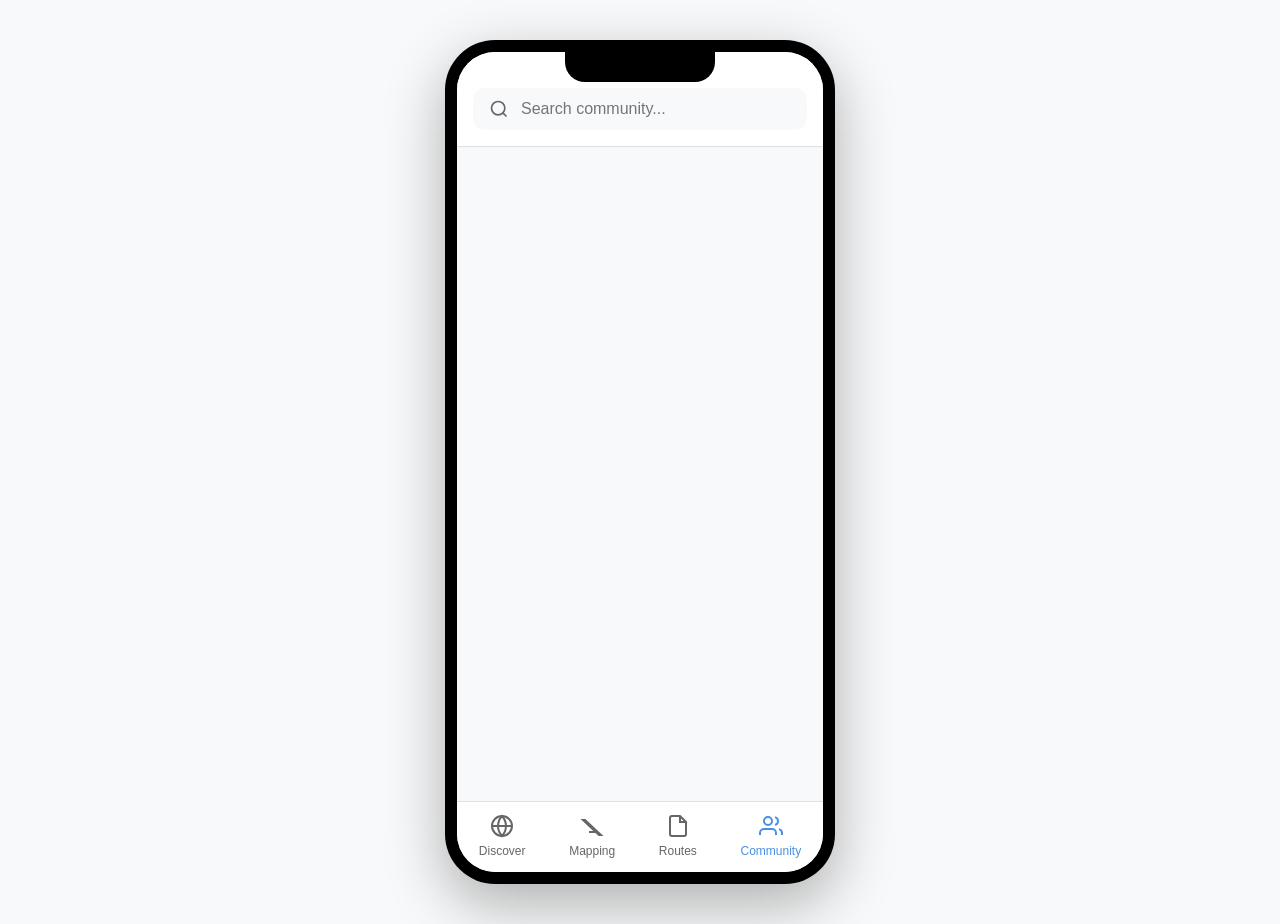
<file: pages/community.html>
<!DOCTYPE html>
<html lang="en">
<head>
  <meta charset="UTF-8">
  <meta name="viewport" content="width=device-width, initial-scale=1.0">
  <title>Community - CCT383 App</title>
  <link rel="stylesheet" href="../css/main.css">
  <link rel="stylesheet" href="../styles/community.css">
</head>
<body>
  <div class="demo-container">
    <!-- iPhone 13 Pro Frame -->
    <div class="iphone-frame">
      <div class="iphone-screen">
        <div class="app-shell">
          <!-- Header with Search -->
          <header class="header">
            <div class="search-bar">
              <svg class="search-bar__icon" viewBox="0 0 24 24" fill="none" stroke="currentColor" stroke-width="2">
                <circle cx="11" cy="11" r="8"></circle>
                <path d="m21 21-4.35-4.35"></path>
              </svg>
              <input 
                type="text" 
                class="search-bar__input" 
                placeholder="Search community..."
              >
            </div>
          </header>

          <!-- Main Content Area -->
          <main class="main-content">
            <div class="page">
              <!-- Content will be added here -->
            </div>
          </main>

          <!-- Bottom Tab Bar -->
          <nav class="tab-bar">
            <a href="discover.html" class="tab-bar__item">
              <svg class="tab-bar__icon" viewBox="0 0 24 24" fill="none" stroke="currentColor" stroke-width="2">
                <circle cx="12" cy="12" r="10"></circle>
                <path d="M2 12h20"></path>
                <path d="M12 2a15.3 15.3 0 0 1 4 10 15.3 15.3 0 0 1-4 10 15.3 15.3 0 0 1-4-10 15.3 15.3 0 0 1 4-10z"></path>
              </svg>
              <span class="tab-bar__label">Discover</span>
            </a>
            
            <a href="mapping.html" class="tab-bar__item">
              <svg class="tab-bar__icon" viewBox="0 0 24 24" fill="none" stroke="currentColor" stroke-width="2">
                <polygon points="3 6 5 6 21 21 19 21 3 6"></polygon>
                <line x1="9" y1="18" x2="15" y2="18"></line>
              </svg>
              <span class="tab-bar__label">Mapping</span>
            </a>
            
            <a href="routes.html" class="tab-bar__item">
              <svg class="tab-bar__icon" viewBox="0 0 24 24" fill="none" stroke="currentColor" stroke-width="2">
                <path d="M14 2H6a2 2 0 0 0-2 2v16a2 2 0 0 0 2 2h12a2 2 0 0 0 2-2V8z"></path>
                <polyline points="14 2 14 8 20 8"></polyline>
              </svg>
              <span class="tab-bar__label">Routes</span>
            </a>
            
            <a href="community.html" class="tab-bar__item tab-bar__item--active">
              <svg class="tab-bar__icon" viewBox="0 0 24 24" fill="none" stroke="currentColor" stroke-width="2">
                <path d="M17 21v-2a4 4 0 0 0-4-4H5a4 4 0 0 0-4 4v2"></path>
                <circle cx="9" cy="7" r="4"></circle>
                <path d="M23 21v-2a4 4 0 0 0-3-3.87"></path>
                <path d="M16 3.13a4 4 0 0 1 0 7.75"></path>
              </svg>
              <span class="tab-bar__label">Community</span>
            </a>
          </nav>
        </div>
      </div>
    </div>
  </div>
</body>
</html>
</file>
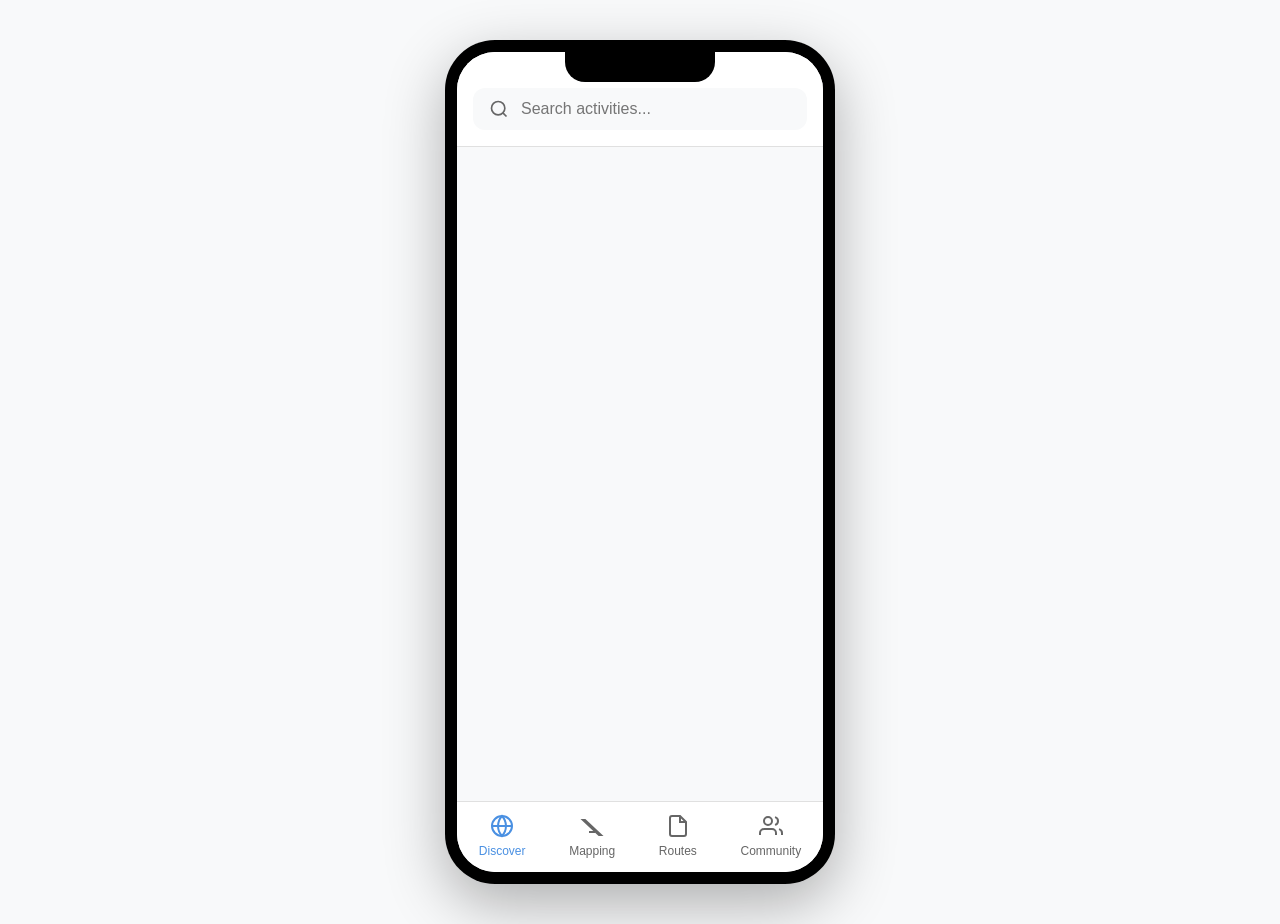
<file: pages/discover.html>
<!DOCTYPE html>
<html lang="en">
<head>
  <meta charset="UTF-8">
  <meta name="viewport" content="width=device-width, initial-scale=1.0">
  <title>Discover - CCT383 App</title>
  <link rel="stylesheet" href="../css/main.css">
  <link rel="stylesheet" href="../styles/discover.css">
</head>
<body>
  <div class="demo-container">
    <!-- iPhone 13 Pro Frame -->
    <div class="iphone-frame">
      <div class="iphone-screen">
        <div class="app-shell">
          <!-- Header with Search -->
          <header class="header">
            <div class="search-bar">
              <svg class="search-bar__icon" viewBox="0 0 24 24" fill="none" stroke="currentColor" stroke-width="2">
                <circle cx="11" cy="11" r="8"></circle>
                <path d="m21 21-4.35-4.35"></path>
              </svg>
              <input 
                type="text" 
                class="search-bar__input" 
                placeholder="Search activities..."
              >
            </div>
          </header>

          <!-- Main Content Area -->
          <main class="main-content">
            <div class="page">
              <!-- Content will be added here -->
            </div>
          </main>

          <!-- Bottom Tab Bar -->
          <nav class="tab-bar">
            <a href="discover.html" class="tab-bar__item tab-bar__item--active">
              <svg class="tab-bar__icon" viewBox="0 0 24 24" fill="none" stroke="currentColor" stroke-width="2">
                <circle cx="12" cy="12" r="10"></circle>
                <path d="M2 12h20"></path>
                <path d="M12 2a15.3 15.3 0 0 1 4 10 15.3 15.3 0 0 1-4 10 15.3 15.3 0 0 1-4-10 15.3 15.3 0 0 1 4-10z"></path>
              </svg>
              <span class="tab-bar__label">Discover</span>
            </a>
            
            <a href="mapping.html" class="tab-bar__item">
              <svg class="tab-bar__icon" viewBox="0 0 24 24" fill="none" stroke="currentColor" stroke-width="2">
                <polygon points="3 6 5 6 21 21 19 21 3 6"></polygon>
                <line x1="9" y1="18" x2="15" y2="18"></line>
              </svg>
              <span class="tab-bar__label">Mapping</span>
            </a>
            
            <a href="routes.html" class="tab-bar__item">
              <svg class="tab-bar__icon" viewBox="0 0 24 24" fill="none" stroke="currentColor" stroke-width="2">
                <path d="M14 2H6a2 2 0 0 0-2 2v16a2 2 0 0 0 2 2h12a2 2 0 0 0 2-2V8z"></path>
                <polyline points="14 2 14 8 20 8"></polyline>
              </svg>
              <span class="tab-bar__label">Routes</span>
            </a>
            
            <a href="community.html" class="tab-bar__item">
              <svg class="tab-bar__icon" viewBox="0 0 24 24" fill="none" stroke="currentColor" stroke-width="2">
                <path d="M17 21v-2a4 4 0 0 0-4-4H5a4 4 0 0 0-4 4v2"></path>
                <circle cx="9" cy="7" r="4"></circle>
                <path d="M23 21v-2a4 4 0 0 0-3-3.87"></path>
                <path d="M16 3.13a4 4 0 0 1 0 7.75"></path>
              </svg>
              <span class="tab-bar__label">Community</span>
            </a>
          </nav>
        </div>
      </div>
    </div>
  </div>
</body>
</html>
</file>
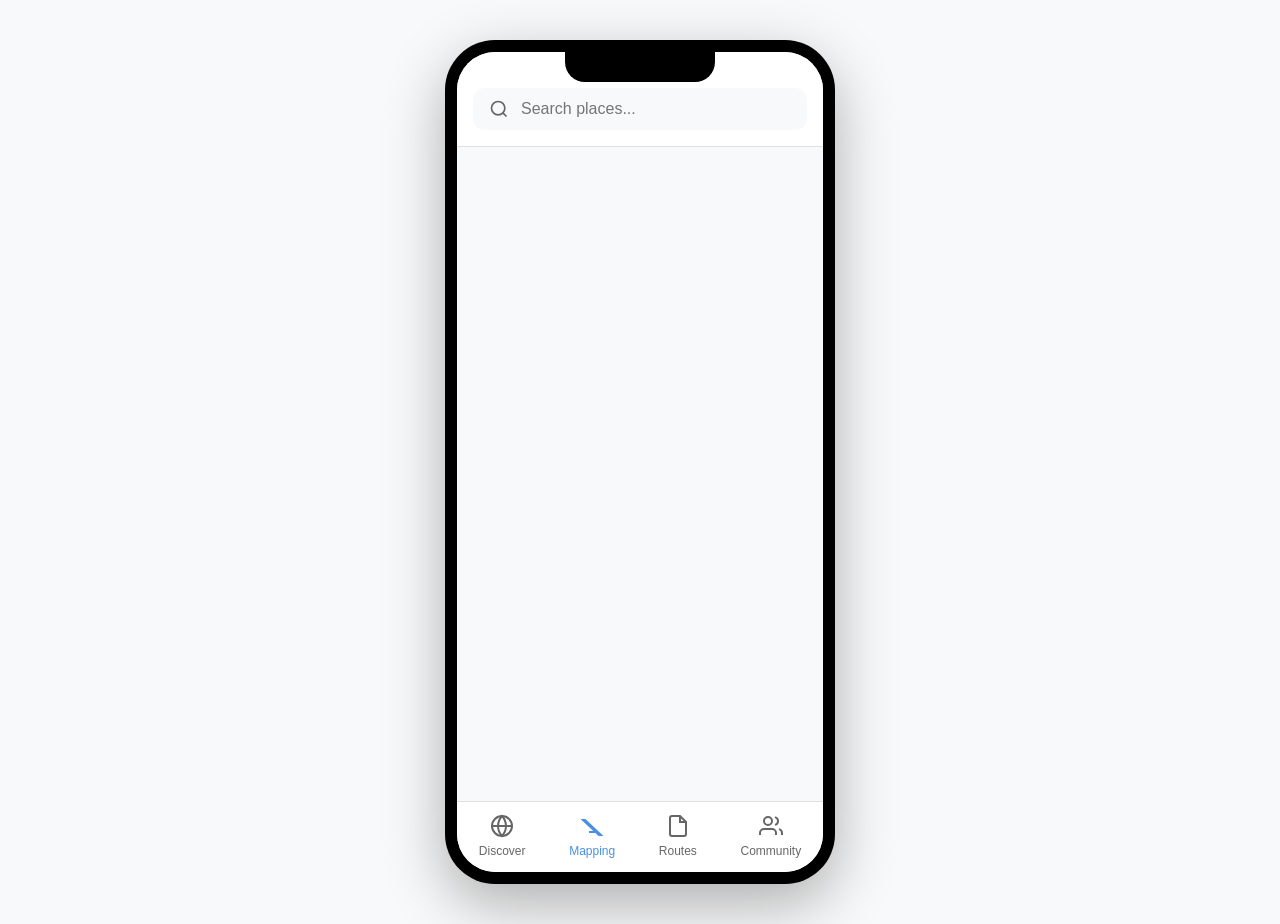
<file: pages/mapping.html>
<!DOCTYPE html>
<html lang="en">
<head>
  <meta charset="UTF-8">
  <meta name="viewport" content="width=device-width, initial-scale=1.0">
  <title>Mapping - CCT383 App</title>
  <link rel="stylesheet" href="../css/main.css">
  <link rel="stylesheet" href="../styles/mapping.css">
</head>
<body>
  <div class="demo-container">
    <!-- iPhone 13 Pro Frame -->
    <div class="iphone-frame">
      <div class="iphone-screen">
        <div class="app-shell">
          <!-- Header with Search -->
          <header class="header">
            <div class="search-bar">
              <svg class="search-bar__icon" viewBox="0 0 24 24" fill="none" stroke="currentColor" stroke-width="2">
                <circle cx="11" cy="11" r="8"></circle>
                <path d="m21 21-4.35-4.35"></path>
              </svg>
              <input 
                type="text" 
                class="search-bar__input" 
                placeholder="Search places..."
              >
            </div>
          </header>

          <!-- Main Content Area -->
          <main class="main-content">
            <div class="page">
              <!-- Content will be added here -->
            </div>
          </main>

          <!-- Bottom Tab Bar -->
          <nav class="tab-bar">
            <a href="discover.html" class="tab-bar__item">
              <svg class="tab-bar__icon" viewBox="0 0 24 24" fill="none" stroke="currentColor" stroke-width="2">
                <circle cx="12" cy="12" r="10"></circle>
                <path d="M2 12h20"></path>
                <path d="M12 2a15.3 15.3 0 0 1 4 10 15.3 15.3 0 0 1-4 10 15.3 15.3 0 0 1-4-10 15.3 15.3 0 0 1 4-10z"></path>
              </svg>
              <span class="tab-bar__label">Discover</span>
            </a>
            
            <a href="mapping.html" class="tab-bar__item tab-bar__item--active">
              <svg class="tab-bar__icon" viewBox="0 0 24 24" fill="none" stroke="currentColor" stroke-width="2">
                <polygon points="3 6 5 6 21 21 19 21 3 6"></polygon>
                <line x1="9" y1="18" x2="15" y2="18"></line>
              </svg>
              <span class="tab-bar__label">Mapping</span>
            </a>
            
            <a href="routes.html" class="tab-bar__item">
              <svg class="tab-bar__icon" viewBox="0 0 24 24" fill="none" stroke="currentColor" stroke-width="2">
                <path d="M14 2H6a2 2 0 0 0-2 2v16a2 2 0 0 0 2 2h12a2 2 0 0 0 2-2V8z"></path>
                <polyline points="14 2 14 8 20 8"></polyline>
              </svg>
              <span class="tab-bar__label">Routes</span>
            </a>
            
            <a href="community.html" class="tab-bar__item">
              <svg class="tab-bar__icon" viewBox="0 0 24 24" fill="none" stroke="currentColor" stroke-width="2">
                <path d="M17 21v-2a4 4 0 0 0-4-4H5a4 4 0 0 0-4 4v2"></path>
                <circle cx="9" cy="7" r="4"></circle>
                <path d="M23 21v-2a4 4 0 0 0-3-3.87"></path>
                <path d="M16 3.13a4 4 0 0 1 0 7.75"></path>
              </svg>
              <span class="tab-bar__label">Community</span>
            </a>
          </nav>
        </div>
      </div>
    </div>
  </div>
</body>
</html>
</file>
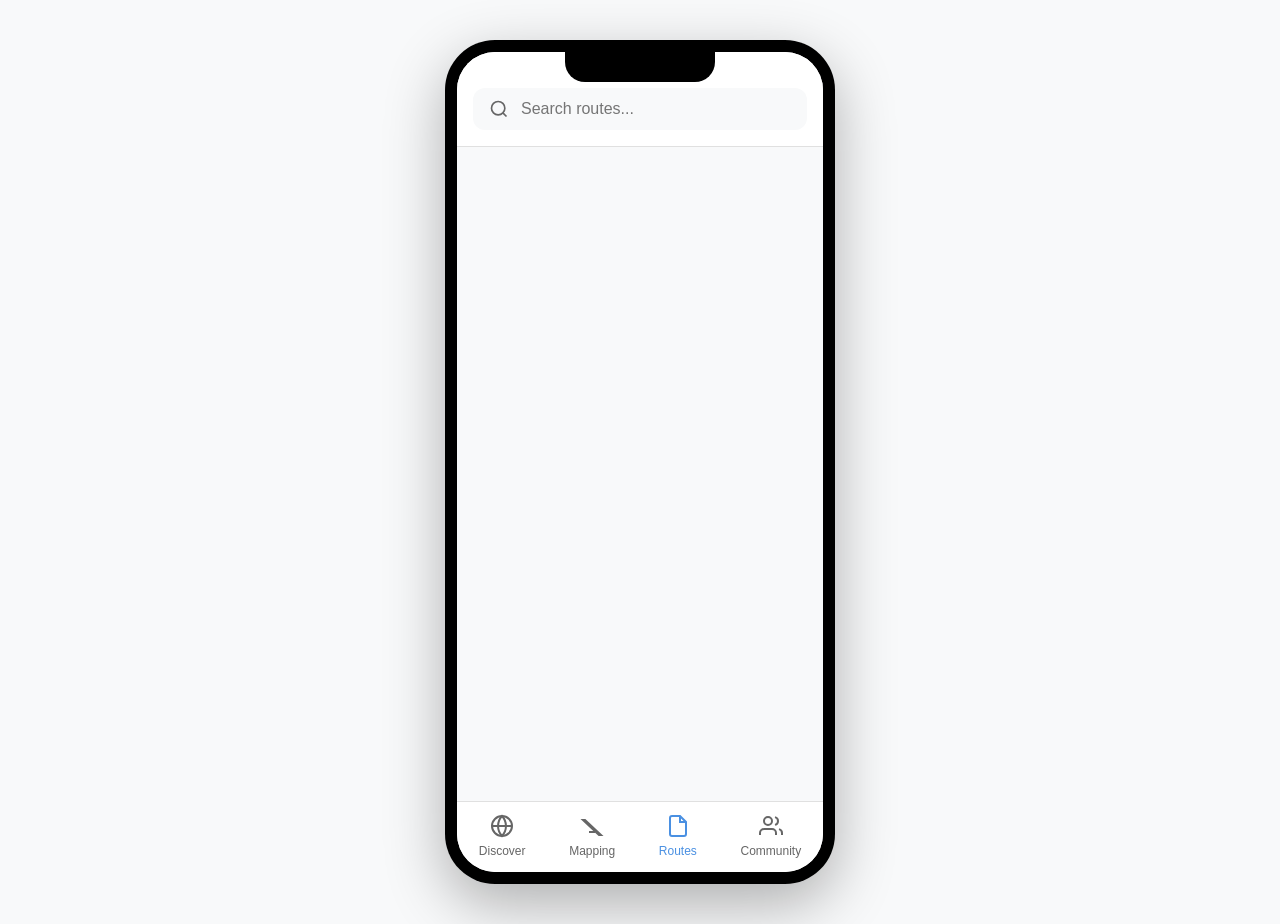
<file: pages/routes.html>
<!DOCTYPE html>
<html lang="en">
<head>
  <meta charset="UTF-8">
  <meta name="viewport" content="width=device-width, initial-scale=1.0">
  <title>Routes - CCT383 App</title>
  <link rel="stylesheet" href="../css/main.css">
  <link rel="stylesheet" href="../styles/routes.css">
</head>
<body>
  <div class="demo-container">
    <!-- iPhone 13 Pro Frame -->
    <div class="iphone-frame">
      <div class="iphone-screen">
        <div class="app-shell">
          <!-- Header with Search -->
          <header class="header">
            <div class="search-bar">
              <svg class="search-bar__icon" viewBox="0 0 24 24" fill="none" stroke="currentColor" stroke-width="2">
                <circle cx="11" cy="11" r="8"></circle>
                <path d="m21 21-4.35-4.35"></path>
              </svg>
              <input 
                type="text" 
                class="search-bar__input" 
                placeholder="Search routes..."
              >
            </div>
          </header>

          <!-- Main Content Area -->
          <main class="main-content">
            <div class="page">
              <!-- Content will be added here -->
            </div>
          </main>

          <!-- Bottom Tab Bar -->
          <nav class="tab-bar">
            <a href="discover.html" class="tab-bar__item">
              <svg class="tab-bar__icon" viewBox="0 0 24 24" fill="none" stroke="currentColor" stroke-width="2">
                <circle cx="12" cy="12" r="10"></circle>
                <path d="M2 12h20"></path>
                <path d="M12 2a15.3 15.3 0 0 1 4 10 15.3 15.3 0 0 1-4 10 15.3 15.3 0 0 1-4-10 15.3 15.3 0 0 1 4-10z"></path>
              </svg>
              <span class="tab-bar__label">Discover</span>
            </a>
            
            <a href="mapping.html" class="tab-bar__item">
              <svg class="tab-bar__icon" viewBox="0 0 24 24" fill="none" stroke="currentColor" stroke-width="2">
                <polygon points="3 6 5 6 21 21 19 21 3 6"></polygon>
                <line x1="9" y1="18" x2="15" y2="18"></line>
              </svg>
              <span class="tab-bar__label">Mapping</span>
            </a>
            
            <a href="routes.html" class="tab-bar__item tab-bar__item--active">
              <svg class="tab-bar__icon" viewBox="0 0 24 24" fill="none" stroke="currentColor" stroke-width="2">
                <path d="M14 2H6a2 2 0 0 0-2 2v16a2 2 0 0 0 2 2h12a2 2 0 0 0 2-2V8z"></path>
                <polyline points="14 2 14 8 20 8"></polyline>
              </svg>
              <span class="tab-bar__label">Routes</span>
            </a>
            
            <a href="community.html" class="tab-bar__item">
              <svg class="tab-bar__icon" viewBox="0 0 24 24" fill="none" stroke="currentColor" stroke-width="2">
                <path d="M17 21v-2a4 4 0 0 0-4-4H5a4 4 0 0 0-4 4v2"></path>
                <circle cx="9" cy="7" r="4"></circle>
                <path d="M23 21v-2a4 4 0 0 0-3-3.87"></path>
                <path d="M16 3.13a4 4 0 0 1 0 7.75"></path>
              </svg>
              <span class="tab-bar__label">Community</span>
            </a>
          </nav>
        </div>
      </div>
    </div>
  </div>
</body>
</html>
</file>
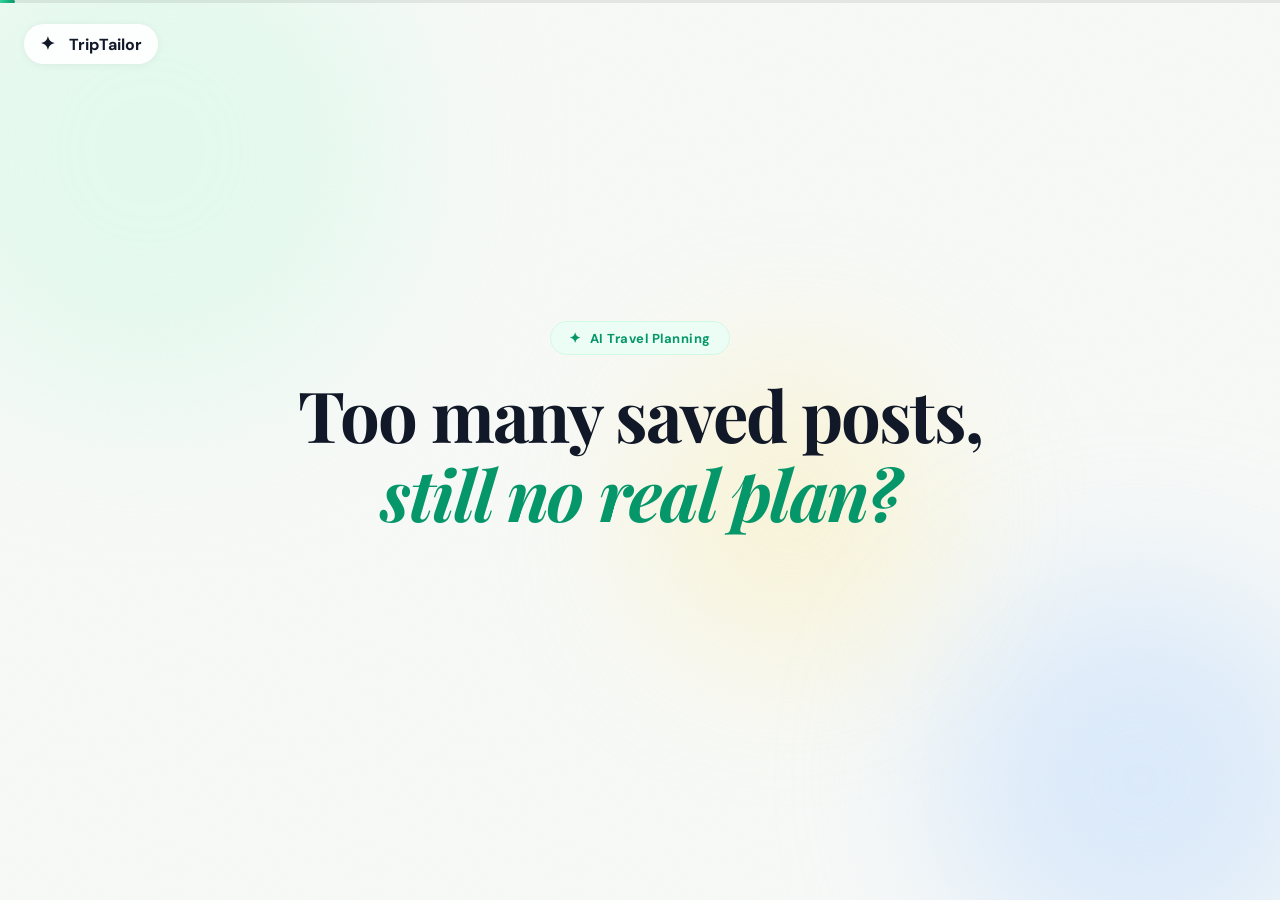
<file: video/video.html>
<!DOCTYPE html>
<html lang="en">
<head>
  <meta charset="UTF-8"/>
  <meta name="viewport" content="width=device-width, initial-scale=1.0"/>
  <title>TripTailor — Promo</title>
  <link rel="stylesheet" href="styles.css"/>
  <link rel="preconnect" href="https://fonts.googleapis.com"/>
  <link rel="preconnect" href="https://fonts.gstatic.com" crossorigin/>
  <link href="https://fonts.googleapis.com/css2?family=DM+Sans:opsz,wght@9..40,300;9..40,400;9..40,500;9..40,600;9..40,700&family=Playfair+Display:ital,wght@0,700;1,600&display=swap" rel="stylesheet"/>
  <style>
    .home-btn {
      position: fixed;
      top: 24px;
      left: 24px;
      background: rgba(255, 255, 255, 0.9);
      color: var(--text);
      border: none;
      border-radius: var(--rp);
      padding: 8px 16px;
      font-family: var(--font);
      font-size: 16px;
      font-weight: 700;
      text-decoration: none;
      display: inline-flex;
      align-items: center;
      gap: 8px;
      box-shadow: var(--s1);
      backdrop-filter: blur(12px);
      -webkit-backdrop-filter: blur(12px);
      z-index: 1000;
      transition: all 0.2s ease;
    }
    
    .home-btn:hover {
      background: rgba(255, 255, 255, 1);
      color: var(--mint-dk);
      box-shadow: var(--s2);
      transform: translateY(-2px);
    }
    
    .logo-mark {
      font-size: 18px;
      margin-right: 6px;
    }
    
    .replay-btn {
      position: fixed;
      bottom: 24px;
      right: 24px;
      padding: 12px 24px;
      border-radius: 999px;
      font-family: var(--font);
      font-size: 16px;
      font-weight: 600;
      background: white;
      color: var(--text);
      border: 1.5px solid var(--sep);
      cursor: pointer;
      text-decoration: none;
      display: inline-flex;
      align-items: center;
      justify-content: center;
      gap: 8px;
      box-shadow: var(--s2);
      transition: all 0.2s ease;
      z-index: 1000;
    }
    
    .replay-btn:hover {
      transform: translateY(-2px);
      box-shadow: var(--s3);
    }
    
    .replay-btn:active {
      transform: translateY(0);
    }
  </style>
</head>
<body>

<!-- ══════════════════════════════════════════
     PROGRESS BAR
══════════════════════════════════════════ -->
<div class="progress-bar" id="progress-bar">
  <div class="progress-fill" id="progress-fill"></div>
</div>

<!-- ══════════════════════════════════════════
     SCENE CONTAINER
══════════════════════════════════════════ -->
<div class="stage" id="stage">

  <!-- ── SCENE 1: OPENING ── -->
  <div class="scene" id="scene-1">
    <div class="s1-bg">
      <div class="s1-blob b1"></div>
      <div class="s1-blob b2"></div>
      <div class="s1-blob b3"></div>
      <div class="s1-grain"></div>
    </div>
    <div class="s1-content">
      <div class="s1-eyebrow" id="s1-eyebrow">
        <span class="spark">✦</span> AI Travel Planning
      </div>
      <h1 class="s1-headline" id="s1-headline">
        Too many saved posts,<br/>
        <em>still no real plan?</em>
      </h1>
      <p class="s1-sub" id="s1-sub">Sound familiar?</p>
    </div>

    <!-- Floating bookmark cards -->
    <div class="float-cards" id="float-cards">
      <div class="fc fc1">
        <div class="fc-img" style="background: linear-gradient(135deg,#fde68a,#f59e0b)">🗼</div>
        <div class="fc-body"><div class="fc-title">Tokyo Highlights</div><div class="fc-saved">Saved from Instagram</div></div>
        <div class="fc-bm">🔖</div>
      </div>
      <div class="fc fc2">
        <div class="fc-img" style="background: linear-gradient(135deg,#bfdbfe,#3b82f6)">🗺️</div>
        <div class="fc-body"><div class="fc-title">Kyoto Hidden Gems</div><div class="fc-saved">Saved from TikTok</div></div>
        <div class="fc-bm">🔖</div>
      </div>
      <div class="fc fc3">
        <div class="fc-img" style="background: linear-gradient(135deg,#d1fae5,#34d399)">🍜</div>
        <div class="fc-body"><div class="fc-title">Best Ramen Spots</div><div class="fc-saved">Saved from Pinterest</div></div>
        <div class="fc-bm">🔖</div>
      </div>
      <div class="fc fc4">
        <div class="fc-img" style="background: linear-gradient(135deg,#fce7f3,#ec4899)">🌸</div>
        <div class="fc-body"><div class="fc-title">Cherry Blossom Routes</div><div class="fc-saved">Saved from Reddit</div></div>
        <div class="fc-bm">🔖</div>
      </div>
    </div>
  </div>

  <!-- ── SCENE 2: PROBLEMS ── -->
  <div class="scene" id="scene-2">
    <div class="s2-bg"></div>
    <div class="s2-content">
      <div class="s2-label">The Problem</div>
      <div class="problems-stack" id="problems-stack">
        <div class="prob-item" id="prob-1">
          <div class="prob-icon">📌</div>
          <div class="prob-text">
            <div class="prob-title">Hundreds of saved posts</div>
            <div class="prob-sub">but no idea where to actually start</div>
          </div>
          <div class="prob-x">✕</div>
        </div>
        <div class="prob-item" id="prob-2">
          <div class="prob-icon">💸</div>
          <div class="prob-text">
            <div class="prob-title">No clue about budget</div>
            <div class="prob-sub">will it cost $500 or $2,000?</div>
          </div>
          <div class="prob-x">✕</div>
        </div>
        <div class="prob-item" id="prob-3">
          <div class="prob-icon">🗺️</div>
          <div class="prob-text">
            <div class="prob-title">Route & food feel disconnected</div>
            <div class="prob-sub">toggling between 5 different apps</div>
          </div>
          <div class="prob-x">✕</div>
        </div>
      </div>
    </div>
  </div>

  <!-- ── SCENE 3: SOLUTION ── -->
  <div class="scene" id="scene-3">
    <div class="s3-bg">
      <div class="s3-blob"></div>
    </div>
    <div class="s3-content">
      <div class="s3-label" id="s3-label">Introducing</div>
      <div class="s3-brand" id="s3-brand">
        <span class="s3-spark">✦</span>TripTailor
      </div>
      <div class="s3-tagline" id="s3-tagline">
        Your AI travel planner.<br/>From inspiration to action.
      </div>

      <!-- Phone reveal -->
      <div class="s3-phone-wrap" id="s3-phone-wrap">
        <div class="phone">
          <div class="phone-notch"></div>
          <div class="phone-screen">
            <div class="ps-statusbar">
              <span>9:41</span>
              <div class="ps-icons">
                <svg width="14" height="10" viewBox="0 0 16 12" fill="currentColor"><rect x="0" y="3" width="3" height="9" rx="1"/><rect x="4.5" y="1.5" width="3" height="10.5" rx="1"/><rect x="9" y="0" width="3" height="12" rx="1"/></svg>
                <svg width="18" height="10" viewBox="0 0 25 12" fill="currentColor"><rect x="0" y="0" width="22" height="12" rx="3" stroke="currentColor" stroke-width="1" fill="none" opacity=".4"/><rect x="1" y="1" width="16" height="10" rx="2"/><path d="M23 4v4a2 2 0 000-4z"/></svg>
              </div>
            </div>
            <div class="ps-greeting">Good morning ☀️</div>
            <div class="ps-title">Where to, Alex?</div>
            <div class="ps-aibar">
              <span class="ps-spark">✦</span>
              <span class="ps-aitext" id="ps-aitext">Plan a day in Tokyo…</span>
            </div>
            <div class="ps-card pc1">
              <div class="pc-emoji">🗼</div>
              <div class="pc-info">
                <div class="pc-name">Tokyo City Walk</div>
                <div class="pc-meta">5 stops · ¥4,200 · 6h</div>
              </div>
              <div class="pc-mint">→</div>
            </div>
            <div class="ps-card pc2">
              <div class="pc-emoji">🍜</div>
              <div class="pc-info">
                <div class="pc-name">Ramen Route</div>
                <div class="pc-meta">3 stops · ¥2,000 · 3h</div>
              </div>
              <div class="pc-mint">→</div>
            </div>
          </div>
        </div>
      </div>
    </div>
  </div>

  <!-- ── SCENE 4: FEATURES ── -->
  <div class="scene" id="scene-4">
    <div class="s4-bg"></div>
    <div class="s4-layout">
      <div class="s4-left">
        <div class="s4-label">Features</div>
        <div class="feat-list" id="feat-list">
          <div class="feat-item fi-active" data-screen="0">
            <div class="fi-dot"></div>
            <div class="fi-text">
              <div class="fi-title">Discover</div>
              <div class="fi-sub">Browse curated spots & events</div>
            </div>
          </div>
          <div class="feat-item" data-screen="1">
            <div class="fi-dot"></div>
            <div class="fi-text">
              <div class="fi-title">Plan Route</div>
              <div class="fi-sub">Map out stops intelligently</div>
            </div>
          </div>
          <div class="feat-item" data-screen="2">
            <div class="fi-dot"></div>
            <div class="fi-text">
              <div class="fi-title">Budget + Transit</div>
              <div class="fi-sub">Know costs before you go</div>
            </div>
          </div>
          <div class="feat-item" data-screen="3">
            <div class="fi-dot"></div>
            <div class="fi-text">
              <div class="fi-title">Food Along the Way</div>
              <div class="fi-sub">Eat great, on route</div>
            </div>
          </div>
          <div class="feat-item" data-screen="4">
            <div class="fi-dot"></div>
            <div class="fi-text">
              <div class="fi-title">Guide Mode</div>
              <div class="fi-sub">Live turn-by-turn companion</div>
            </div>
          </div>
        </div>
      </div>

      <div class="s4-right">
        <div class="phone phone-sm" id="feat-phone">
          <div class="phone-notch"></div>
          <div class="phone-screen" id="feat-screen-wrap">
            <!-- Screen 0: Discover -->
            <div class="feat-screen fs-active" id="fs-0">
              <div class="ps-statusbar"><span>9:41</span></div>
              <div class="fs-topbar">
                <div class="fs-tb-title">Discover</div>
                <div class="fs-chips">
                  <span class="fs-chip active">All</span>
                  <span class="fs-chip">Food</span>
                  <span class="fs-chip">Culture</span>
                </div>
              </div>
              <div class="fs-feed">
                <div class="fs-card" style="--hue:#fde68a;--emoji:'🗼'">
                  <div class="fsc-img"></div>
                  <div class="fsc-body">
                    <div class="fsc-name">Senso-ji Temple</div>
                    <div class="fsc-meta">⭐ 4.9 · Free entry</div>
                  </div>
                </div>
                <div class="fs-card" style="--hue:#bfdbfe;--emoji:'🍜'">
                  <div class="fsc-img"></div>
                  <div class="fsc-body">
                    <div class="fsc-name">Ichiran Ramen</div>
                    <div class="fsc-meta">⭐ 4.8 · ~¥1,200</div>
                  </div>
                </div>
              </div>
            </div>

            <!-- Screen 1: Plan Route -->
            <div class="feat-screen" id="fs-1">
              <div class="ps-statusbar"><span>9:41</span></div>
              <div class="fs-topbar">
                <div class="fs-tb-title">Route Planner</div>
              </div>
              <div class="fs-map-mock">
                <div class="fmm-line"></div>
                <div class="fmm-dot fd1"><span>A</span></div>
                <div class="fmm-dot fd2"><span>B</span></div>
                <div class="fmm-dot fd3"><span>C</span></div>
              </div>
              <div class="fs-stops">
                <div class="fs-stop"><span class="fss-n">1</span><span class="fss-t">Senso-ji Temple</span><span class="fss-d">20 min</span></div>
                <div class="fs-stop"><span class="fss-n">2</span><span class="fss-t">Ueno Park</span><span class="fss-d">35 min</span></div>
                <div class="fs-stop"><span class="fss-n">3</span><span class="fss-t">Akihabara</span><span class="fss-d">25 min</span></div>
              </div>
            </div>

            <!-- Screen 2: Budget + Transit -->
            <div class="feat-screen" id="fs-2">
              <div class="ps-statusbar"><span>9:41</span></div>
              <div class="fs-topbar">
                <div class="fs-tb-title">Budget & Transit</div>
              </div>
              <div class="fs-budget">
                <div class="fsb-total">
                  <div class="fsb-label">Daily Budget</div>
                  <div class="fsb-amount">¥ 6,400</div>
                  <div class="fsb-bar"><div class="fsb-fill" style="width:68%"></div></div>
                  <div class="fsb-used">¥4,350 planned · ¥2,050 left</div>
                </div>
                <div class="fsb-modes">
                  <div class="fsb-mode active">🚇 Transit</div>
                  <div class="fsb-mode">🚶 Walk</div>
                  <div class="fsb-mode">🚲 Bike</div>
                </div>
                <div class="fsb-breakdown">
                  <div class="fsb-row"><span>Entry fees</span><span>¥1,200</span></div>
                  <div class="fsb-row"><span>Transit</span><span>¥850</span></div>
                  <div class="fsb-row"><span>Food</span><span>¥2,300</span></div>
                </div>
              </div>
            </div>

            <!-- Screen 3: Food -->
            <div class="feat-screen" id="fs-3">
              <div class="ps-statusbar"><span>9:41</span></div>
              <div class="fs-topbar">
                <div class="fs-tb-title">Food Along the Way</div>
              </div>
              <div class="fs-food">
                <div class="fsf-card">
                  <div class="fsf-emoji">🍜</div>
                  <div class="fsf-info">
                    <div class="fsf-name">Ichiran Ramen</div>
                    <div class="fsf-meta">⭐ 4.8 · ¥1,200 · 5 min walk</div>
                    <div class="fsf-tag">Near Stop 2</div>
                  </div>
                  <div class="fsf-add">+</div>
                </div>
                <div class="fsf-card">
                  <div class="fsf-emoji">🧋</div>
                  <div class="fsf-info">
                    <div class="fsf-name">Tapioca Lab</div>
                    <div class="fsf-meta">⭐ 4.6 · ¥650 · On route</div>
                    <div class="fsf-tag">Near Stop 1</div>
                  </div>
                  <div class="fsf-add">+</div>
                </div>
                <div class="fsf-card">
                  <div class="fsf-emoji">🍱</div>
                  <div class="fsf-info">
                    <div class="fsf-name">Tsukiji Bento</div>
                    <div class="fsf-meta">⭐ 4.7 · ¥900 · 8 min</div>
                    <div class="fsf-tag">Near Stop 3</div>
                  </div>
                  <div class="fsf-add">+</div>
                </div>
              </div>
            </div>

            <!-- Screen 4: Guide Mode -->
            <div class="feat-screen" id="fs-4">
              <div class="ps-statusbar ps-statusbar-dark"><span>9:41</span></div>
              <div class="fs-guide">
                <div class="fsg-header">
                  <div class="fsg-exit">✕ End Trip</div>
                  <div class="fsg-center">
                    <div class="fsg-name">Tokyo City Walk</div>
                    <div class="fsg-prog">Stop 2 of 5</div>
                  </div>
                  <div class="fsg-nav">→</div>
                </div>
                <div class="fsg-card">
                  <div class="fsg-emoji">⛩️</div>
                  <div class="fsg-place">Senso-ji Temple</div>
                  <div class="fsg-sub">Spend ~45 min · Free entry</div>
                  <div class="fsg-tip">💡 Visit the market stalls nearby for souvenirs</div>
                </div>
                <div class="fsg-suggest">
                  <span>🍜</span>
                  <span>Ichiran Ramen nearby · 5 min walk</span>
                  <button class="fsg-go">Go</button>
                </div>
                <div class="fsg-next-btn">Next Stop →</div>
              </div>
            </div>

          </div>
        </div>
      </div>
    </div>
  </div>

  <!-- ── SCENE 5: KEY MESSAGES ── -->
  <div class="scene" id="scene-5">
    <div class="s5-bg">
      <div class="s5-blob sb1"></div>
      <div class="s5-blob sb2"></div>
    </div>
    <div class="s5-content">
      <div class="msg-seq" id="msg-seq">
        <div class="msg-line" id="msg-1">Turn inspiration into action.</div>
        <div class="msg-line msg-em" id="msg-2">Plan around your budget.</div>
        <div class="msg-line" id="msg-3">Stop scrolling.</div>
        <div class="msg-line msg-big" id="msg-4">Start going.</div>
      </div>
    </div>
  </div>

  <!-- ── SCENE 6: CLOSING ── -->
  <div class="scene" id="scene-6">
    <div class="s6-bg">
      <div class="s6-blob sb1"></div>
      <div class="s6-blob sb2"></div>
      <div class="s6-grain"></div>
    </div>
    <div class="s6-content">
      <div class="s6-taglines" id="s6-taglines">
        <div class="s6-tl" id="s6-tl1">Plan smarter.</div>
        <div class="s6-tl" id="s6-tl2">Explore better.</div>
      </div>
      <div class="s6-brand" id="s6-brand">
        <div class="s6-spark">✦</div>
        <div class="s6-name">TripTailor</div>
      </div>
      <div class="s6-sub" id="s6-sub">
        AI-powered travel planning · Toronto
      </div>
      <div class="s6-badges" id="s6-badges">
        <div class="s6-badge">🎓 University Project</div>
        <div class="s6-badge">🌿 Free to Use</div>
        <div class="s6-badge">🤖 AI-Powered</div>
      </div>
    </div>
  </div>

</div><!-- /stage -->

<!-- Replay button -->
<button class="replay-btn" id="replay-btn" aria-label="Replay">↺ Replay</button>
<a href="../web/web_page.html" class="home-btn" aria-label="Home">
  <span class="logo-mark">✦</span>TripTailor
</a>

<script src="script.js"></script>
</body>
</html>
</file>
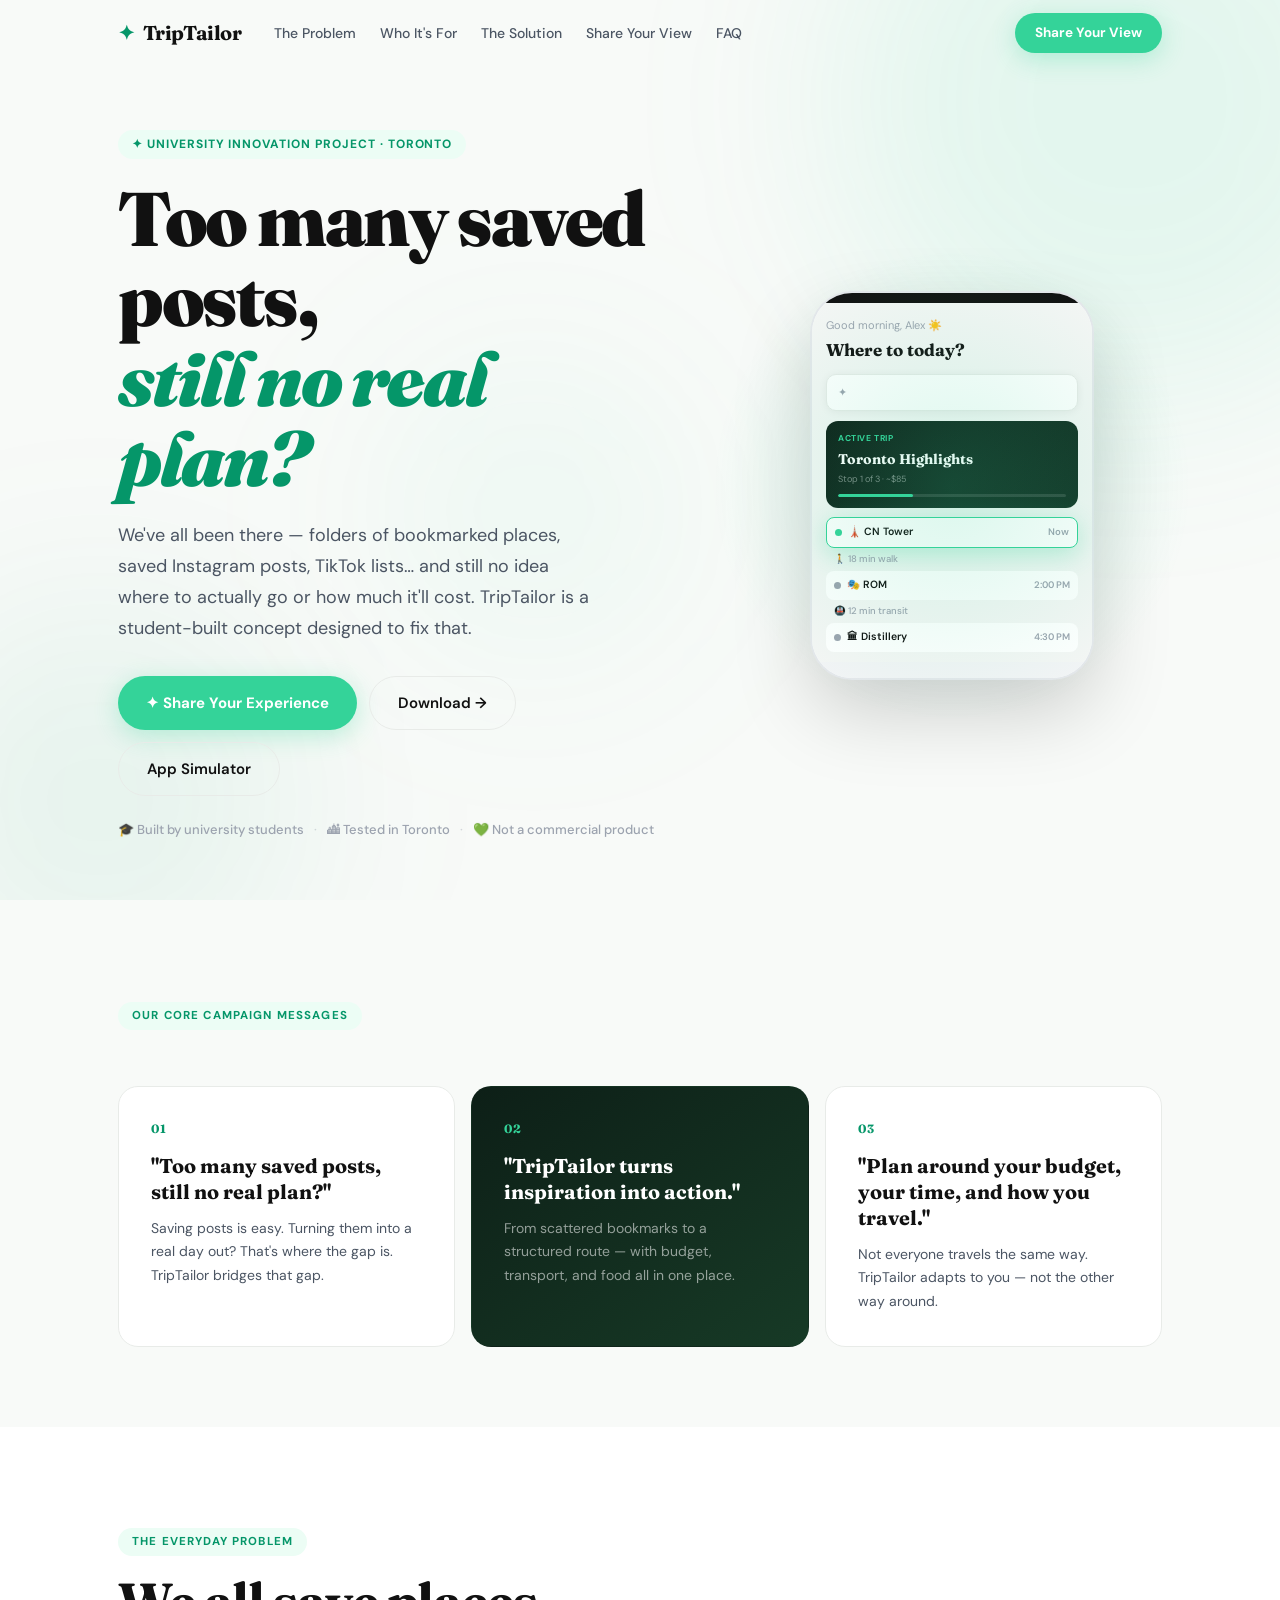
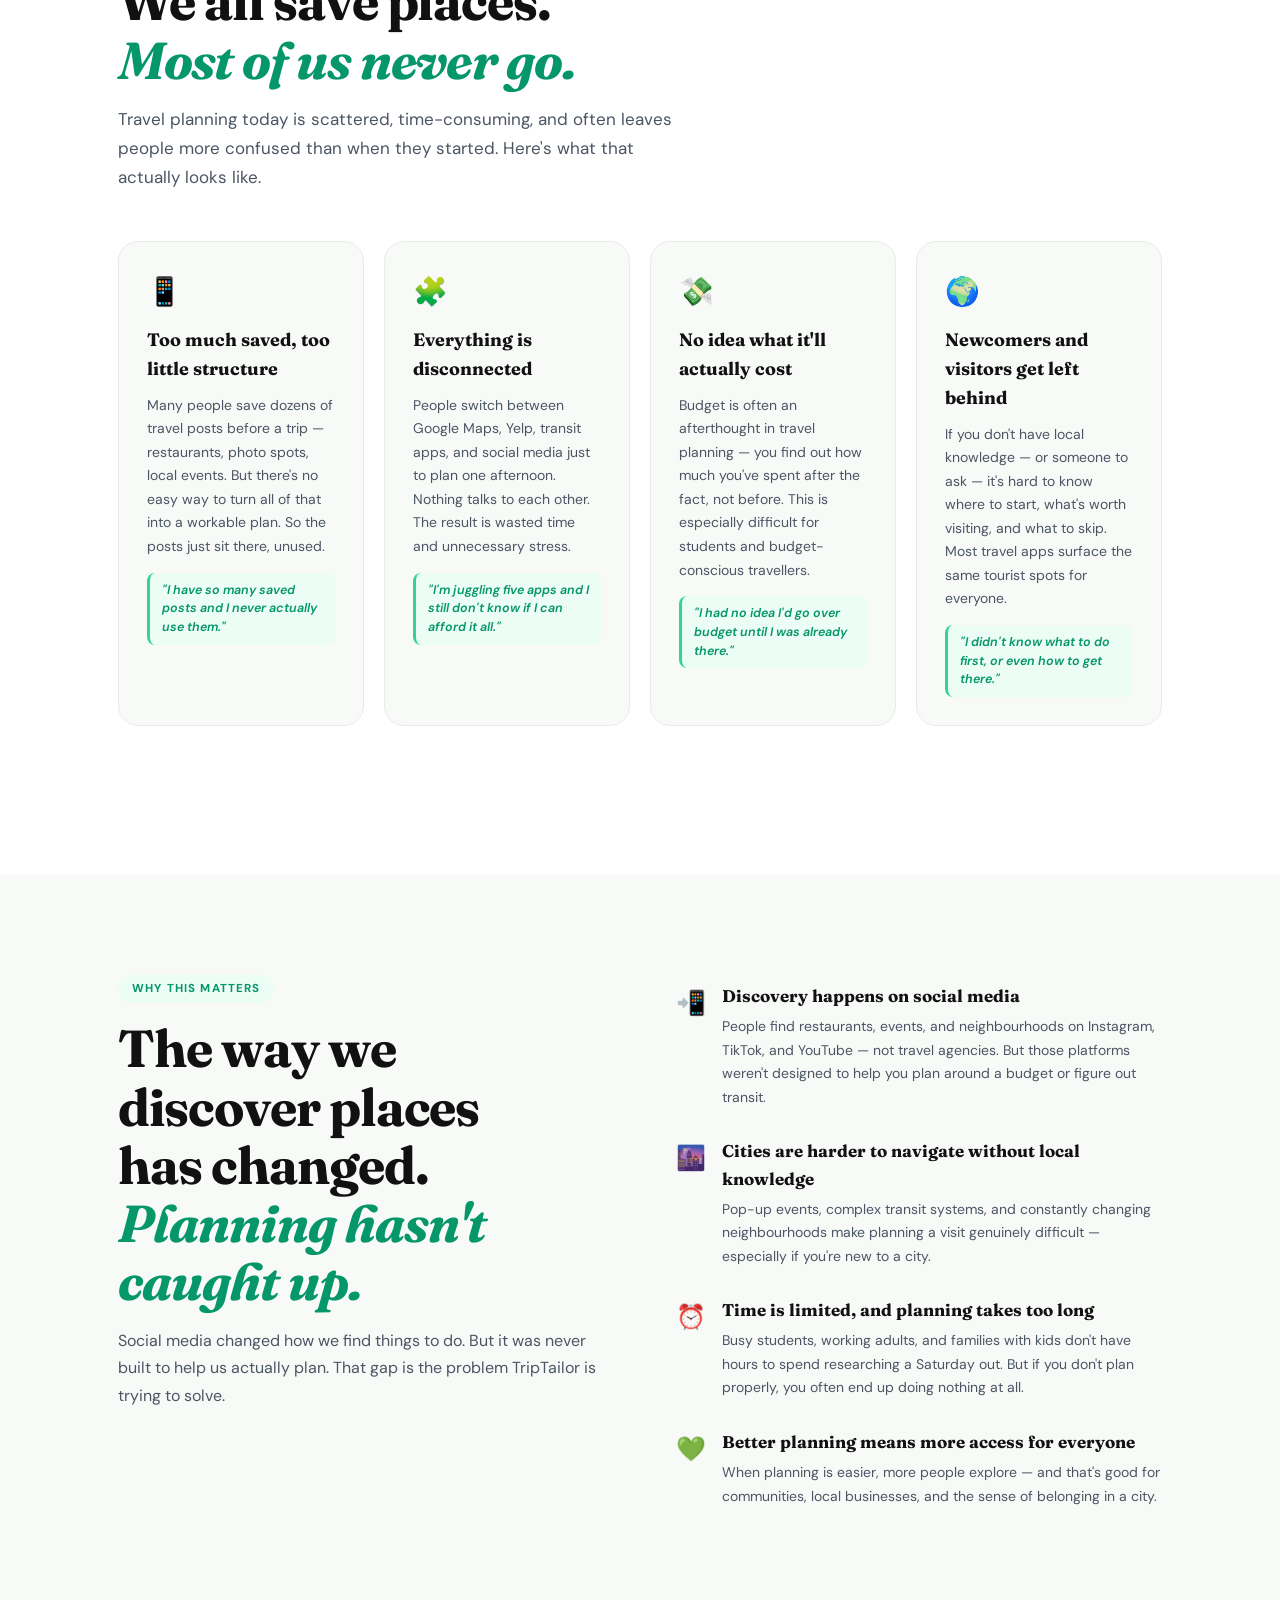
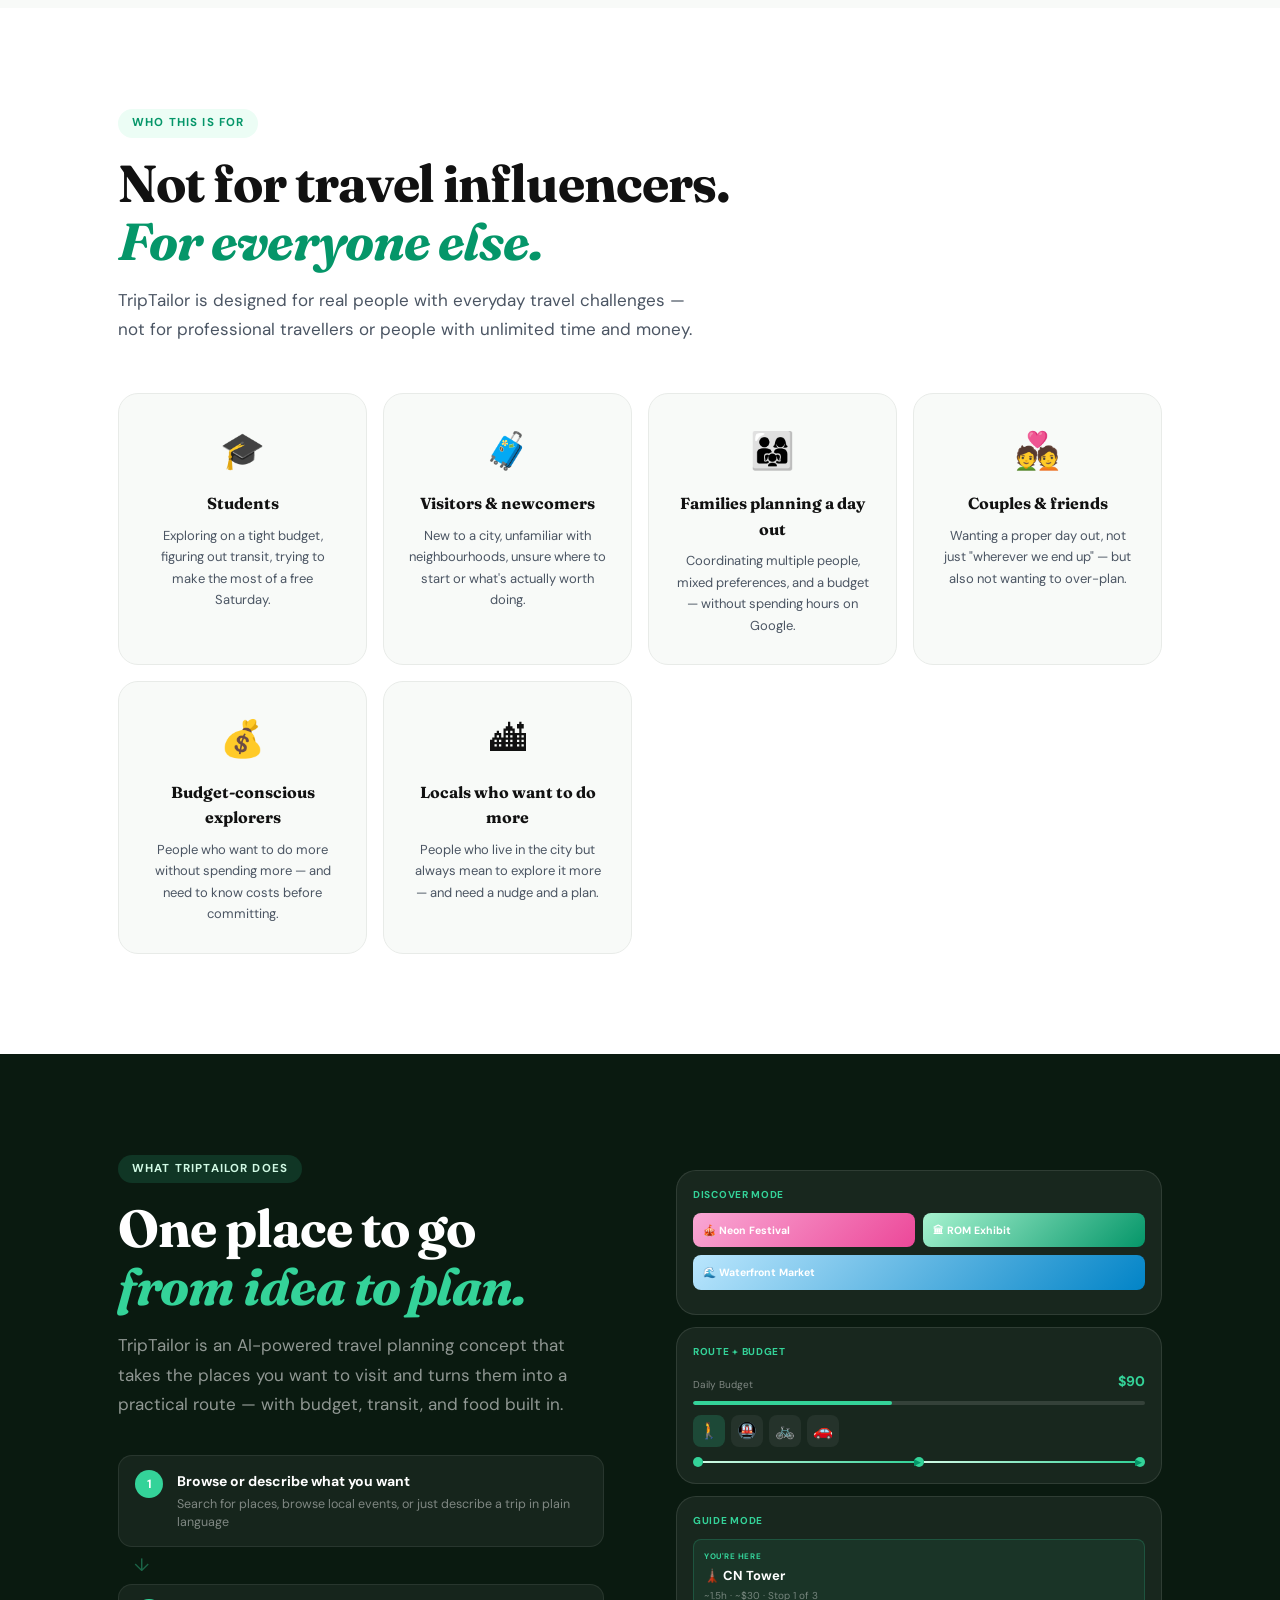
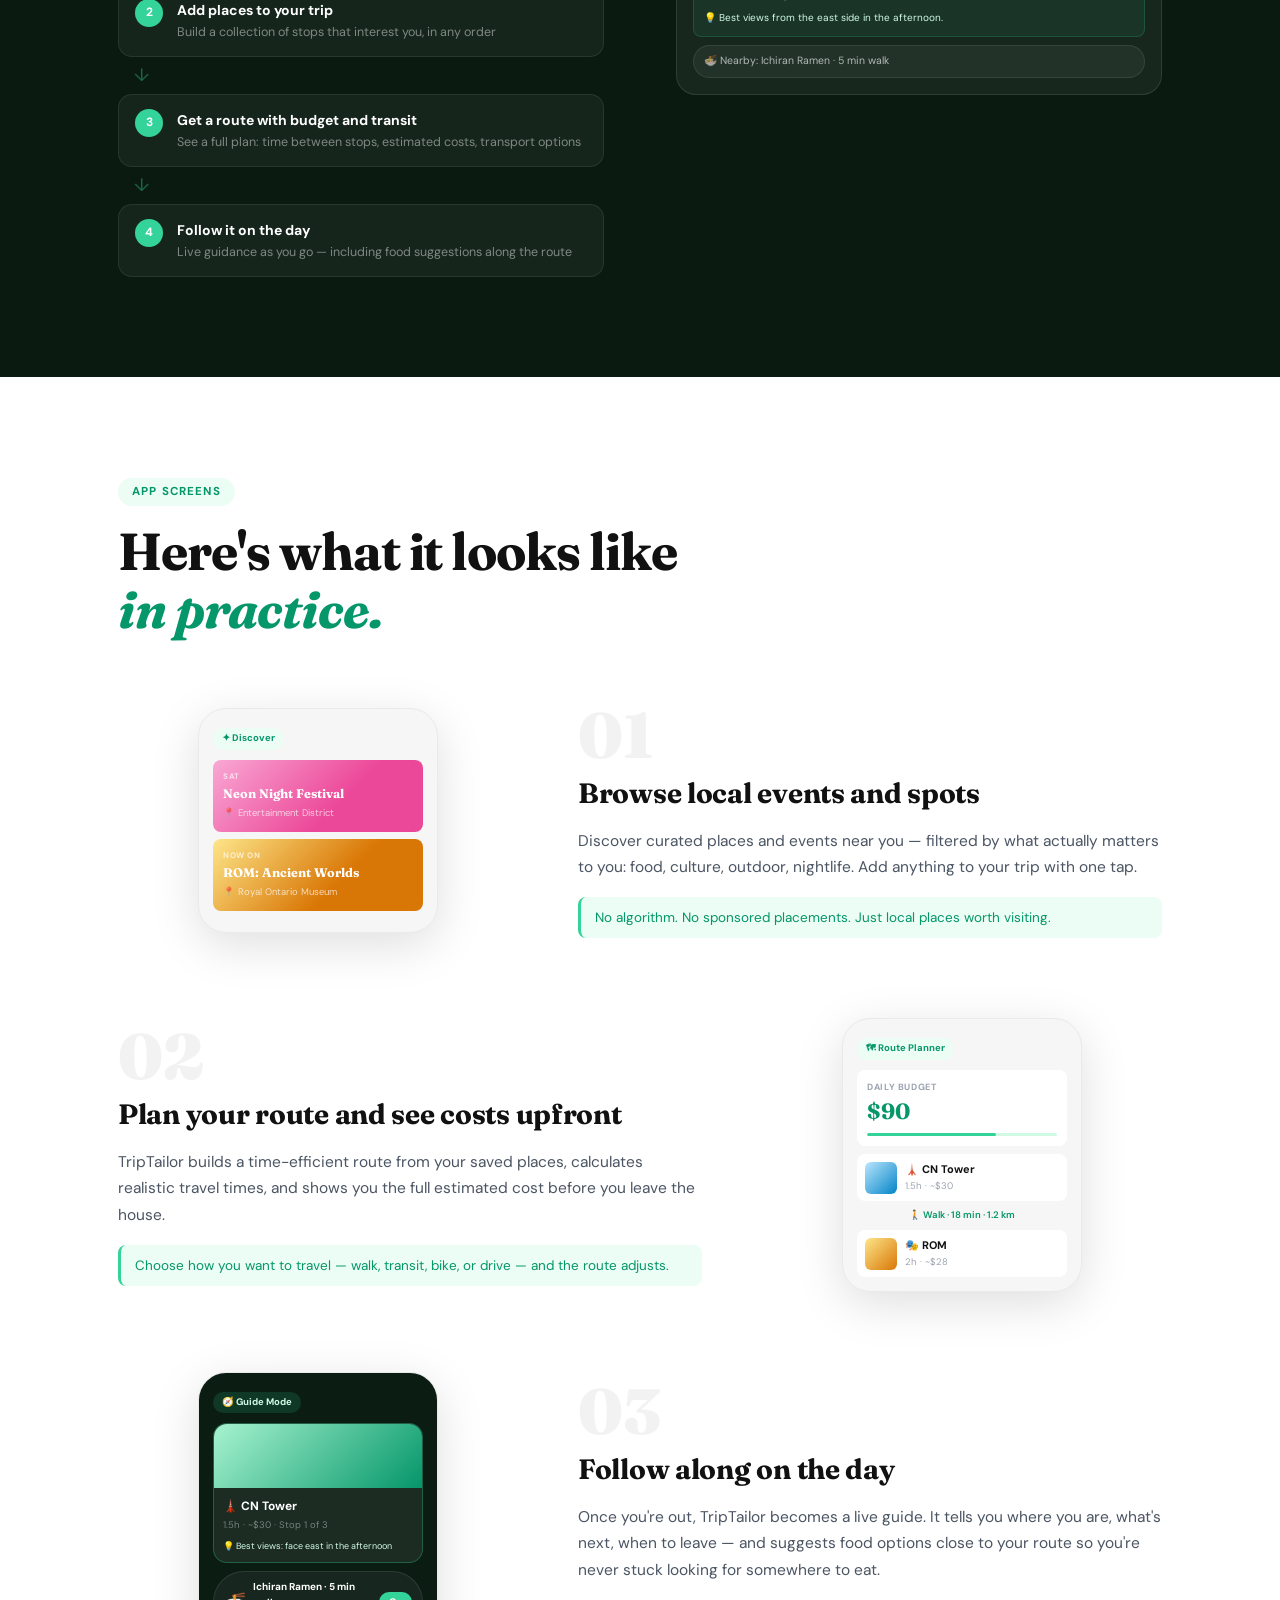
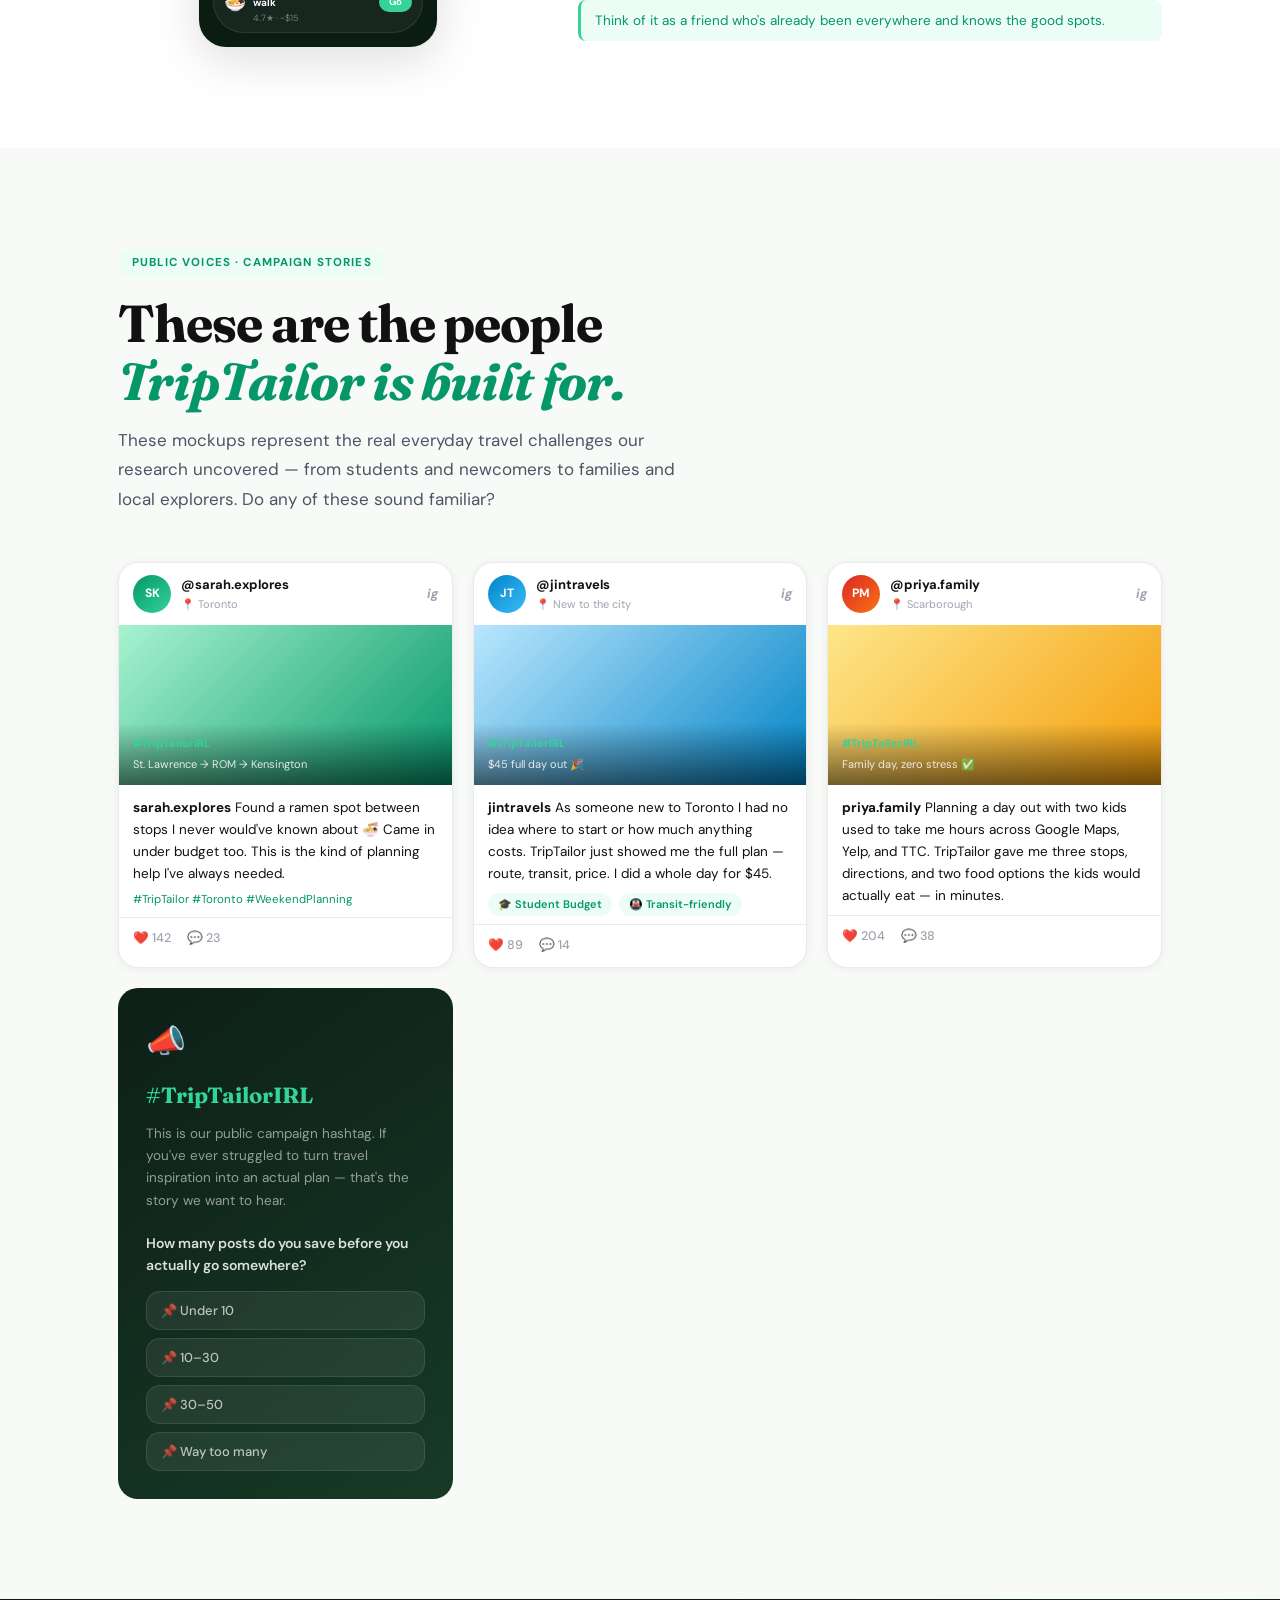
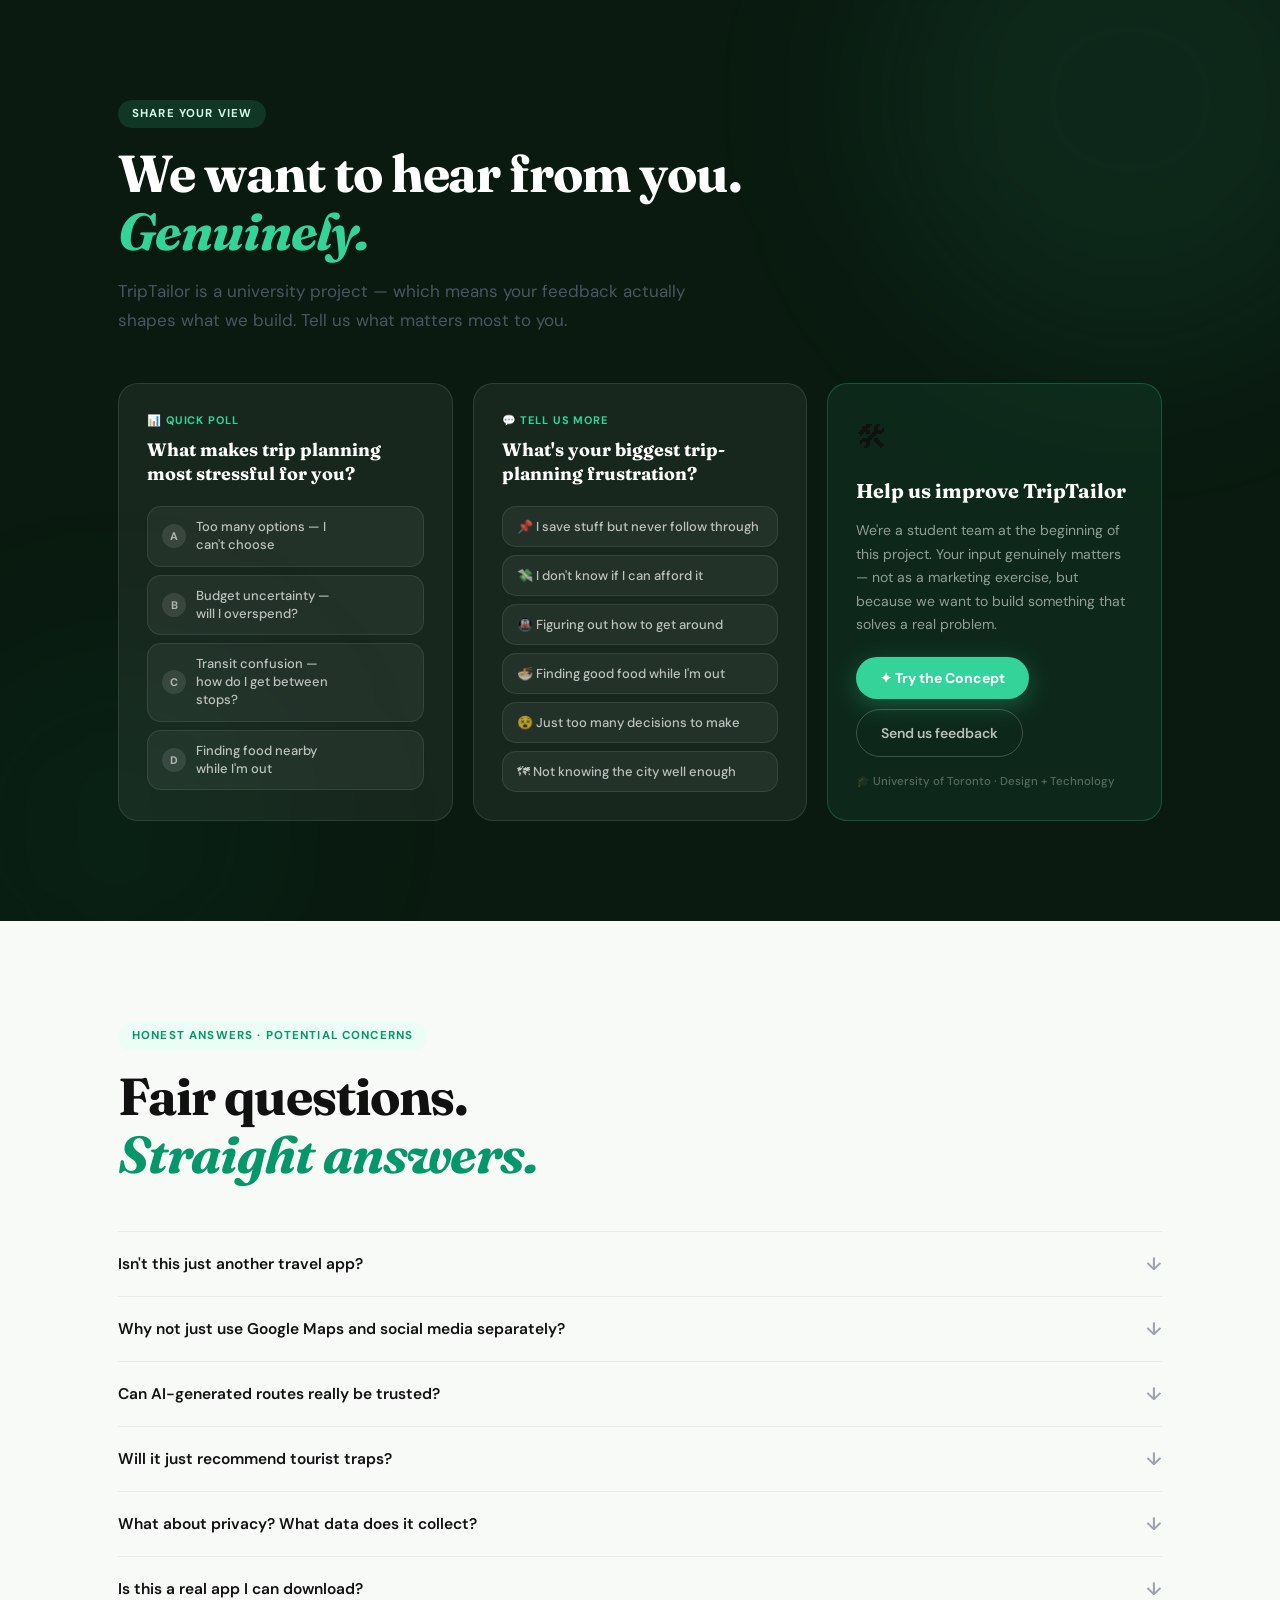
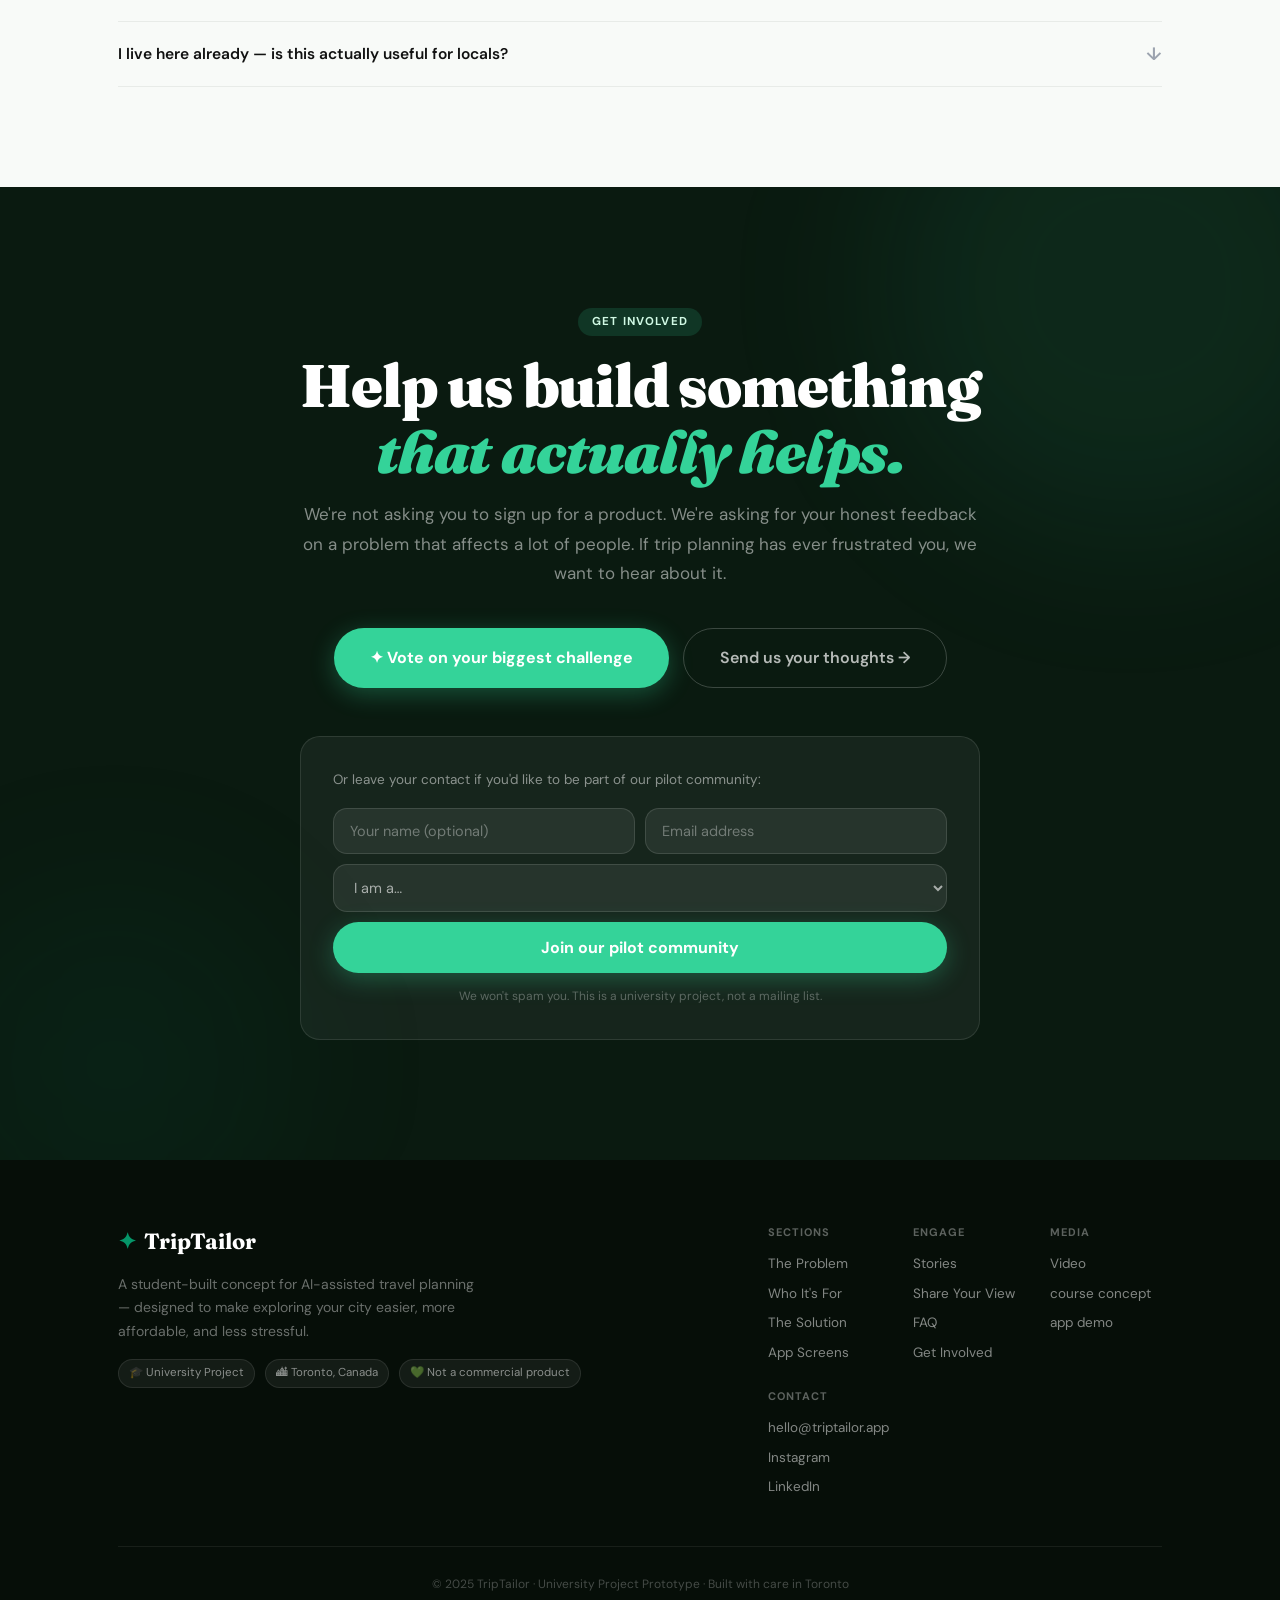
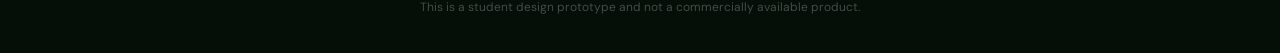
<file: web/web_page.html>
<!DOCTYPE html>
<html lang="en">
<head>
  <meta charset="UTF-8"/>
  <meta name="viewport" content="width=device-width, initial-scale=1.0"/>
  <title>TripTailor — A Public Campaign for Smarter Travel Planning</title>
  <link rel="stylesheet" href="styles.css"/>
  <link rel="preconnect" href="https://fonts.googleapis.com"/>
  <link rel="preconnect" href="https://fonts.gstatic.com" crossorigin/>
  <link href="https://fonts.googleapis.com/css2?family=Fraunces:ital,opsz,wght@0,9..144,300;0,9..144,500;0,9..144,700;0,9..144,900;1,9..144,300;1,9..144,700&family=DM+Sans:opsz,wght@9..40,300;9..40,400;9..40,500;9..40,600;9..40,700&display=swap" rel="stylesheet"/>
</head>
<body>

<!-- ══════ NAV ══════ -->
<nav class="nav" id="nav">
  <div class="nav-inner">
    <a class="nav-logo" href="#">
      <span class="logo-mark">✦</span>TripTailor
    </a>
    <div class="nav-links" id="nav-links">
      <a href="#problem">The Problem</a>
      <a href="#who">Who It's For</a>
      <a href="#solution">The Solution</a>
      <a href="#engage">Share Your View</a>
      <a href="#faq">FAQ</a>
    </div>
    <a href="#engage" class="nav-cta">Share Your View</a>
    <button class="hamburger" id="hamburger" aria-label="Menu">
      <span></span><span></span><span></span>
    </button>
  </div>
  <div class="mobile-menu" id="mobile-menu">
    <a href="#problem">The Problem</a>
    <a href="#who">Who It's For</a>
    <a href="#solution">The Solution</a>
    <a href="#engage">Share Your View</a>
    <a href="#faq">FAQ</a>
    <a href="#engage" class="mobile-cta">Share Your View →</a>
  </div>
</nav>

<!-- ══════ HERO ══════ -->
<section class="hero" id="hero">
  <div class="hero-bg-blobs">
    <div class="blob b1"></div>
    <div class="blob b2"></div>
    <div class="blob b3"></div>
  </div>
  <div class="hero-content">
    <div class="hero-kicker reveal-up" style="--d:0s">✦ University Innovation Project · Toronto</div>
    <h1 class="hero-headline reveal-up" style="--d:.08s">
      Too many saved posts,<br>
      <em>still no real plan?</em>
    </h1>
    <p class="hero-sub reveal-up" style="--d:.18s">
      We've all been there — folders of bookmarked places, saved Instagram posts, TikTok lists… and still no idea where to actually go or how much it'll cost. TripTailor is a student-built concept designed to fix that.
    </p>
    <div class="hero-ctas reveal-up" style="--d:.28s">
      <a href="#engage" class="btn-primary">✦ Share Your Experience</a>
      <a href="../app_demo/app_demo.html" class="btn-ghost">Download →</a>
      <a href="../app_demo/app_demo.html" class="btn-ghost">App Simulator</a>
    </div>
    <div class="hero-trust reveal-up" style="--d:.38s">
      <span>🎓 Built by university students</span>
      <span class="dot">·</span>
      <span>🏙 Tested in Toronto</span>
      <span class="dot">·</span>
      <span>💚 Not a commercial product</span>
    </div>
  </div>

  <!-- Phone mockup -->
  <div class="hero-phone-wrap reveal-up" style="--d:.32s">
    <div class="hero-phone">
      <div class="hp-notch"></div>
      <div class="hp-screen">
        <div class="hp-greeting">Good morning, Alex ☀️</div>
        <div class="hp-question">Where to today?</div>
        <div class="hp-ai-bar">
          <span>✦</span>
          <span class="hp-ai-text" id="hp-ai-text">Plan a day in Toronto…</span>
        </div>
        <div class="hp-trip-card">
          <div class="hp-tc-label">Active Trip</div>
          <div class="hp-tc-name">Toronto Highlights</div>
          <div class="hp-tc-meta">Stop 1 of 3 · ~$85</div>
          <div class="hp-progress"><div class="hp-fill"></div></div>
        </div>
        <div class="hp-stops">
          <div class="hp-stop active-stop">
            <span class="hp-stop-dot"></span>
            <span>🗼 CN Tower</span>
            <span class="hp-stop-time">Now</span>
          </div>
          <div class="hp-connector">🚶 18 min walk</div>
          <div class="hp-stop">
            <span class="hp-stop-dot dim"></span>
            <span>🎭 ROM</span>
            <span class="hp-stop-time">2:00 PM</span>
          </div>
          <div class="hp-connector">🚇 12 min transit</div>
          <div class="hp-stop">
            <span class="hp-stop-dot dim"></span>
            <span>🏛 Distillery</span>
            <span class="hp-stop-time">4:30 PM</span>
          </div>
        </div>
      </div>
      <div class="hp-home-bar"></div>
    </div>
    <div class="hp-glow"></div>
  </div>
</section>

<!-- ══════ CAMPAIGN MESSAGES ══════ -->
<section class="messages" id="messages">
  <div class="container">
    <div class="section-label reveal-up">Our Core Campaign Messages</div>
    <div class="msg-trio">
      <div class="msg-card reveal-up" style="--d:0s">
        <div class="msg-num">01</div>
        <h3>"Too many saved posts,<br>still no real plan?"</h3>
        <p>Saving posts is easy. Turning them into a real day out? That's where the gap is. TripTailor bridges that gap.</p>
      </div>
      <div class="msg-card reveal-up msg-card-accent" style="--d:.1s">
        <div class="msg-num">02</div>
        <h3>"TripTailor turns<br>inspiration into action."</h3>
        <p>From scattered bookmarks to a structured route — with budget, transport, and food all in one place.</p>
      </div>
      <div class="msg-card reveal-up" style="--d:.2s">
        <div class="msg-num">03</div>
        <h3>"Plan around your budget,<br>your time, and how you travel."</h3>
        <p>Not everyone travels the same way. TripTailor adapts to you — not the other way around.</p>
      </div>
    </div>
  </div>
</section>

<!-- ══════ THE PROBLEM ══════ -->
<section class="problem" id="problem">
  <div class="container">
    <div class="section-label reveal-up">The Everyday Problem</div>
    <h2 class="section-title reveal-up">
      We all save places.<br>
      <em>Most of us never go.</em>
    </h2>
    <p class="section-sub reveal-up">
      Travel planning today is scattered, time-consuming, and often leaves people more confused than when they started. Here's what that actually looks like.
    </p>

    <div class="problem-grid">
      <div class="problem-card reveal-up" style="--d:0s">
        <div class="pc-icon">📱</div>
        <h3>Too much saved, too little structure</h3>
        <p>Many people save dozens of travel posts before a trip — restaurants, photo spots, local events. But there's no easy way to turn all of that into a workable plan. So the posts just sit there, unused.</p>
        <div class="pc-quote">"I have so many saved posts and I never actually use them."</div>
      </div>
      <div class="problem-card reveal-up" style="--d:.08s">
        <div class="pc-icon">🧩</div>
        <h3>Everything is disconnected</h3>
        <p>People switch between Google Maps, Yelp, transit apps, and social media just to plan one afternoon. Nothing talks to each other. The result is wasted time and unnecessary stress.</p>
        <div class="pc-quote">"I'm juggling five apps and I still don't know if I can afford it all."</div>
      </div>
      <div class="problem-card reveal-up" style="--d:.16s">
        <div class="pc-icon">💸</div>
        <h3>No idea what it'll actually cost</h3>
        <p>Budget is often an afterthought in travel planning — you find out how much you've spent after the fact, not before. This is especially difficult for students and budget-conscious travellers.</p>
        <div class="pc-quote">"I had no idea I'd go over budget until I was already there."</div>
      </div>
      <div class="problem-card reveal-up" style="--d:.24s">
        <div class="pc-icon">🌍</div>
        <h3>Newcomers and visitors get left behind</h3>
        <p>If you don't have local knowledge — or someone to ask — it's hard to know where to start, what's worth visiting, and what to skip. Most travel apps surface the same tourist spots for everyone.</p>
        <div class="pc-quote">"I didn't know what to do first, or even how to get there."</div>
      </div>
    </div>
  </div>
</section>

<!-- ══════ WHY THIS MATTERS ══════ -->
<section class="why-now" id="why">
  <div class="container">
    <div class="wn-inner">
      <div class="wn-left reveal-up">
        <div class="section-label">Why This Matters</div>
        <h2 class="section-title">
          The way we discover places<br>has changed.<br>
          <em>Planning hasn't caught up.</em>
        </h2>
        <p class="wn-context">Social media changed how we find things to do. But it was never built to help us actually plan. That gap is the problem TripTailor is trying to solve.</p>
      </div>
      <div class="wn-right reveal-up">
        <div class="wn-point">
          <div class="wn-icon">📲</div>
          <div>
            <h4>Discovery happens on social media</h4>
            <p>People find restaurants, events, and neighbourhoods on Instagram, TikTok, and YouTube — not travel agencies. But those platforms weren't designed to help you plan around a budget or figure out transit.</p>
          </div>
        </div>
        <div class="wn-point">
          <div class="wn-icon">🌆</div>
          <div>
            <h4>Cities are harder to navigate without local knowledge</h4>
            <p>Pop-up events, complex transit systems, and constantly changing neighbourhoods make planning a visit genuinely difficult — especially if you're new to a city.</p>
          </div>
        </div>
        <div class="wn-point">
          <div class="wn-icon">⏰</div>
          <div>
            <h4>Time is limited, and planning takes too long</h4>
            <p>Busy students, working adults, and families with kids don't have hours to spend researching a Saturday out. But if you don't plan properly, you often end up doing nothing at all.</p>
          </div>
        </div>
        <div class="wn-point">
          <div class="wn-icon">💚</div>
          <div>
            <h4>Better planning means more access for everyone</h4>
            <p>When planning is easier, more people explore — and that's good for communities, local businesses, and the sense of belonging in a city.</p>
          </div>
        </div>
      </div>
    </div>
  </div>
</section>

<!-- ══════ WHO THIS IS FOR ══════ -->
<section class="who-for" id="who">
  <div class="container">
    <div class="section-label reveal-up">Who This Is For</div>
    <h2 class="section-title reveal-up">
      Not for travel influencers.<br>
      <em>For everyone else.</em>
    </h2>
    <p class="section-sub reveal-up">TripTailor is designed for real people with everyday travel challenges — not for professional travellers or people with unlimited time and money.</p>

    <div class="who-grid">
      <div class="who-card reveal-up" style="--d:0s">
        <div class="who-emoji">🎓</div>
        <h4>Students</h4>
        <p>Exploring on a tight budget, figuring out transit, trying to make the most of a free Saturday.</p>
      </div>
      <div class="who-card reveal-up" style="--d:.07s">
        <div class="who-emoji">🧳</div>
        <h4>Visitors & newcomers</h4>
        <p>New to a city, unfamiliar with neighbourhoods, unsure where to start or what's actually worth doing.</p>
      </div>
      <div class="who-card reveal-up" style="--d:.14s">
        <div class="who-emoji">👨‍👩‍👧</div>
        <h4>Families planning a day out</h4>
        <p>Coordinating multiple people, mixed preferences, and a budget — without spending hours on Google.</p>
      </div>
      <div class="who-card reveal-up" style="--d:.21s">
        <div class="who-emoji">💑</div>
        <h4>Couples & friends</h4>
        <p>Wanting a proper day out, not just "wherever we end up" — but also not wanting to over-plan.</p>
      </div>
      <div class="who-card reveal-up" style="--d:.28s">
        <div class="who-emoji">💰</div>
        <h4>Budget-conscious explorers</h4>
        <p>People who want to do more without spending more — and need to know costs before committing.</p>
      </div>
      <div class="who-card reveal-up" style="--d:.35s">
        <div class="who-emoji">🏙</div>
        <h4>Locals who want to do more</h4>
        <p>People who live in the city but always mean to explore it more — and need a nudge and a plan.</p>
      </div>
    </div>
  </div>
</section>

<!-- ══════ SOLUTION ══════ -->
<section class="solution" id="solution">
  <div class="container">
    <div class="sol-split">
      <div class="sol-left">
        <div class="section-label light reveal-up">What TripTailor Does</div>
        <h2 class="section-title light reveal-up">
          One place to go<br>
          <em>from idea to plan.</em>
        </h2>
        <p class="section-sub light reveal-up">
          TripTailor is an AI-powered travel planning concept that takes the places you want to visit and turns them into a practical route — with budget, transit, and food built in.
        </p>

        <div class="sol-flow reveal-up">
          <div class="sf-step">
            <div class="sf-num">1</div>
            <div>
              <div class="sf-title">Browse or describe what you want</div>
              <div class="sf-sub">Search for places, browse local events, or just describe a trip in plain language</div>
            </div>
          </div>
          <div class="sf-arrow">↓</div>
          <div class="sf-step">
            <div class="sf-num">2</div>
            <div>
              <div class="sf-title">Add places to your trip</div>
              <div class="sf-sub">Build a collection of stops that interest you, in any order</div>
            </div>
          </div>
          <div class="sf-arrow">↓</div>
          <div class="sf-step">
            <div class="sf-num">3</div>
            <div>
              <div class="sf-title">Get a route with budget and transit</div>
              <div class="sf-sub">See a full plan: time between stops, estimated costs, transport options</div>
            </div>
          </div>
          <div class="sf-arrow">↓</div>
          <div class="sf-step">
            <div class="sf-num">4</div>
            <div>
              <div class="sf-title">Follow it on the day</div>
              <div class="sf-sub">Live guidance as you go — including food suggestions along the route</div>
            </div>
          </div>
        </div>
      </div>
      <div class="sol-right reveal-up">
        <div class="sol-phones">
          <div class="sol-phone sp1">
            <div class="sp-label">Discover Mode</div>
            <div class="sp-card-row">
              <div class="sp-card" style="background:linear-gradient(135deg,#f9a8d4,#ec4899)">🎪 Neon Festival</div>
              <div class="sp-card" style="background:linear-gradient(135deg,#a7f3d0,#059669)">🏛 ROM Exhibit</div>
            </div>
            <div class="sp-card-row">
              <div class="sp-card wide" style="background:linear-gradient(135deg,#bae6fd,#0284c7)">🌊 Waterfront Market</div>
            </div>
          </div>
          <div class="sol-phone sp2">
            <div class="sp-label">Route + Budget</div>
            <div class="sp-budget-bar">
              <span>Daily Budget</span><strong>$90</strong>
              <div class="sp-bar"><div class="sp-fill"></div></div>
            </div>
            <div class="sp-transport">
              <span class="sp-tm active">🚶</span>
              <span class="sp-tm">🚇</span>
              <span class="sp-tm">🚲</span>
              <span class="sp-tm">🚗</span>
            </div>
            <div class="sp-route-vis">
              <div class="sp-rv-dot"></div>
              <div class="sp-rv-line"></div>
              <div class="sp-rv-dot"></div>
              <div class="sp-rv-line"></div>
              <div class="sp-rv-dot"></div>
            </div>
          </div>
          <div class="sol-phone sp3">
            <div class="sp-label">Guide Mode</div>
            <div class="sp-guide-stop">
              <div class="sp-gs-badge">You're here</div>
              <div class="sp-gs-name">🗼 CN Tower</div>
              <div class="sp-gs-meta">~1.5h · ~$30 · Stop 1 of 3</div>
              <div class="sp-gs-tip">💡 Best views from the east side in the afternoon.</div>
            </div>
            <div class="sp-food-chip">🍜 Nearby: Ichiran Ramen · 5 min walk</div>
          </div>
        </div>
      </div>
    </div>
  </div>
</section>

<!-- ══════ APP SCREENS ══════ -->
<section class="features" id="features">
  <div class="container">
    <div class="section-label reveal-up">App Screens</div>
    <h2 class="section-title reveal-up">
      Here's what it looks like<br>
      <em>in practice.</em>
    </h2>

    <div class="feat-list">
      <!-- Feature 1 -->
      <div class="feat-row reveal-up">
        <div class="feat-visual fv1">
          <div class="fv-phone">
            <div class="fv-screen">
              <div class="fv-tag">✦ Discover</div>
              <div class="fv-ev ev-a" style="background:linear-gradient(135deg,#f9a8d4,#ec4899 60%)">
                <div class="fv-ev-date">SAT</div>
                <div class="fv-ev-title">Neon Night Festival</div>
                <div class="fv-ev-loc">📍 Entertainment District</div>
              </div>
              <div class="fv-ev ev-b" style="background:linear-gradient(135deg,#fde68a,#d97706 60%)">
                <div class="fv-ev-date">NOW ON</div>
                <div class="fv-ev-title">ROM: Ancient Worlds</div>
                <div class="fv-ev-loc">📍 Royal Ontario Museum</div>
              </div>
            </div>
          </div>
        </div>
        <div class="feat-text">
          <div class="ft-number">01</div>
          <h3>Browse local events and spots</h3>
          <p>Discover curated places and events near you — filtered by what actually matters to you: food, culture, outdoor, nightlife. Add anything to your trip with one tap.</p>
          <div class="ft-note">No algorithm. No sponsored placements. Just local places worth visiting.</div>
        </div>
      </div>

      <!-- Feature 2 -->
      <div class="feat-row reverse reveal-up">
        <div class="feat-visual fv2">
          <div class="fv-phone">
            <div class="fv-screen">
              <div class="fv-tag">🗺 Route Planner</div>
              <div class="fv-budget-block">
                <div class="fvb-lbl">Daily Budget</div>
                <div class="fvb-val">$90</div>
                <div class="fvb-bar"><div class="fvb-fill"></div></div>
              </div>
              <div class="fv-stops">
                <div class="fv-stop-item">
                  <div class="fv-si-col" style="background:linear-gradient(135deg,#bae6fd,#0284c7)"></div>
                  <div><div class="fv-si-name">🗼 CN Tower</div><div class="fv-si-dur">1.5h · ~$30</div></div>
                </div>
                <div class="fv-commute">🚶 Walk · 18 min · 1.2 km</div>
                <div class="fv-stop-item">
                  <div class="fv-si-col" style="background:linear-gradient(135deg,#fde68a,#d97706)"></div>
                  <div><div class="fv-si-name">🎭 ROM</div><div class="fv-si-dur">2h · ~$28</div></div>
                </div>
              </div>
            </div>
          </div>
        </div>
        <div class="feat-text">
          <div class="ft-number">02</div>
          <h3>Plan your route and see costs upfront</h3>
          <p>TripTailor builds a time-efficient route from your saved places, calculates realistic travel times, and shows you the full estimated cost before you leave the house.</p>
          <div class="ft-note">Choose how you want to travel — walk, transit, bike, or drive — and the route adjusts.</div>
        </div>
      </div>

      <!-- Feature 3 -->
      <div class="feat-row reveal-up">
        <div class="feat-visual fv3">
          <div class="fv-phone">
            <div class="fv-screen dark-screen">
              <div class="fv-tag light-tag">🧭 Guide Mode</div>
              <div class="fv-guide-card">
                <div class="fv-gc-img" style="background:linear-gradient(135deg,#a7f3d0,#059669)"></div>
                <div class="fv-gc-body">
                  <div class="fv-gc-name">🗼 CN Tower</div>
                  <div class="fv-gc-meta">1.5h · ~$30 · Stop 1 of 3</div>
                  <div class="fv-gc-tip">💡 Best views: face east in the afternoon</div>
                </div>
              </div>
              <div class="fv-food-sug">
                <span class="fv-fs-icon">🍜</span>
                <div>
                  <div class="fv-fs-name">Ichiran Ramen · 5 min walk</div>
                  <div class="fv-fs-meta">4.7★ · ~$15</div>
                </div>
                <button class="fv-fs-btn">Go</button>
              </div>
            </div>
          </div>
        </div>
        <div class="feat-text">
          <div class="ft-number">03</div>
          <h3>Follow along on the day</h3>
          <p>Once you're out, TripTailor becomes a live guide. It tells you where you are, what's next, when to leave — and suggests food options close to your route so you're never stuck looking for somewhere to eat.</p>
          <div class="ft-note">Think of it as a friend who's already been everywhere and knows the good spots.</div>
        </div>
      </div>
    </div>
  </div>
</section>

<!-- ══════ SOCIAL OUTREACH ══════ -->
<section class="social" id="social">
  <div class="container">
    <div class="section-label reveal-up">Public Voices · Campaign Stories</div>
    <h2 class="section-title reveal-up">
      These are the people<br>
      <em>TripTailor is built for.</em>
    </h2>
    <p class="section-sub reveal-up">These mockups represent the real everyday travel challenges our research uncovered — from students and newcomers to families and local explorers. Do any of these sound familiar?</p>

    <div class="social-grid">
      <!-- Story 1 -->
      <div class="social-post reveal-up" style="--d:0s">
        <div class="sp-ig-header">
          <div class="sp-ig-av" style="background:linear-gradient(135deg,#059669,#34d399)">SK</div>
          <div class="sp-ig-info">
            <div class="sp-ig-name">@sarah.explores</div>
            <div class="sp-ig-loc">📍 Toronto</div>
          </div>
          <div class="sp-ig-platform">ig</div>
        </div>
        <div class="sp-ig-img" style="background:linear-gradient(135deg,#a7f3d0,#059669)">
          <div class="sp-ig-overlay">
            <div class="sp-ig-tag">#TripTailorIRL</div>
            <div class="sp-ig-caption">St. Lawrence → ROM → Kensington</div>
          </div>
        </div>
        <div class="sp-ig-body">
          <p><strong>sarah.explores</strong> Found a ramen spot between stops I never would've known about 🍜 Came in under budget too. This is the kind of planning help I've always needed.</p>
          <div class="sp-ig-tags">#TripTailor #Toronto #WeekendPlanning</div>
        </div>
        <div class="sp-ig-foot">
          <span>❤️ 142</span><span>💬 23</span>
        </div>
      </div>

      <!-- Story 2 -->
      <div class="social-post reveal-up" style="--d:.1s">
        <div class="sp-ig-header">
          <div class="sp-ig-av" style="background:linear-gradient(135deg,#0284c7,#38bdf8)">JT</div>
          <div class="sp-ig-info">
            <div class="sp-ig-name">@jintravels</div>
            <div class="sp-ig-loc">📍 New to the city</div>
          </div>
          <div class="sp-ig-platform">ig</div>
        </div>
        <div class="sp-ig-img" style="background:linear-gradient(135deg,#bae6fd,#0284c7)">
          <div class="sp-ig-overlay">
            <div class="sp-ig-tag">#TripTailorIRL</div>
            <div class="sp-ig-caption">$45 full day out 🎉</div>
          </div>
        </div>
        <div class="sp-ig-body">
          <p><strong>jintravels</strong> As someone new to Toronto I had no idea where to start or how much anything costs. TripTailor just showed me the full plan — route, transit, price. I did a whole day for $45.</p>
          <div class="sp-tags-inline">
            <span class="sp-tag">🎓 Student Budget</span>
            <span class="sp-tag">🚇 Transit-friendly</span>
          </div>
        </div>
        <div class="sp-ig-foot">
          <span>❤️ 89</span><span>💬 14</span>
        </div>
      </div>

      <!-- Story 3 -->
      <div class="social-post reveal-up" style="--d:.2s">
        <div class="sp-ig-header">
          <div class="sp-ig-av" style="background:linear-gradient(135deg,#dc2626,#f97316)">PM</div>
          <div class="sp-ig-info">
            <div class="sp-ig-name">@priya.family</div>
            <div class="sp-ig-loc">📍 Scarborough</div>
          </div>
          <div class="sp-ig-platform">ig</div>
        </div>
        <div class="sp-ig-img" style="background:linear-gradient(135deg,#fde68a,#f59e0b)">
          <div class="sp-ig-overlay">
            <div class="sp-ig-tag">#TripTailorIRL</div>
            <div class="sp-ig-caption">Family day, zero stress ✅</div>
          </div>
        </div>
        <div class="sp-ig-body">
          <p><strong>priya.family</strong> Planning a day out with two kids used to take me hours across Google Maps, Yelp, and TTC. TripTailor gave me three stops, directions, and two food options the kids would actually eat — in minutes.</p>
        </div>
        <div class="sp-ig-foot">
          <span>❤️ 204</span><span>💬 38</span>
        </div>
      </div>

      <!-- Campaign hashtag card -->
      <div class="hashtag-card reveal-up" style="--d:.3s">
        <div class="hc-icon">📣</div>
        <div class="hc-tag">#TripTailorIRL</div>
        <p>This is our public campaign hashtag. If you've ever struggled to turn travel inspiration into an actual plan — that's the story we want to hear.</p>
        <div class="hc-prompt">How many posts do you save before you actually go somewhere?</div>
        <div class="hc-options">
          <button class="hc-opt" data-v="a">📌 Under 10</button>
          <button class="hc-opt" data-v="b">📌 10–30</button>
          <button class="hc-opt" data-v="c">📌 30–50</button>
          <button class="hc-opt" data-v="d">📌 Way too many</button>
        </div>
        <div class="hc-result hidden" id="hc-result">
          Thanks for sharing 🙌 You're not alone.
        </div>
      </div>
    </div>
  </div>
</section>

<!-- ══════ ENGAGEMENT / POLL ══════ -->
<section class="engage" id="engage">
  <div class="engage-bg">
    <div class="engage-blob eb1"></div>
    <div class="engage-blob eb2"></div>
  </div>
  <div class="container">
    <div class="section-label light reveal-up">Share Your View</div>
    <h2 class="section-title light reveal-up">
      We want to hear from you.<br>
      <em>Genuinely.</em>
    </h2>
    <p class="section-sub light reveal-up">
      TripTailor is a university project — which means your feedback actually shapes what we build. Tell us what matters most to you.
    </p>

    <div class="engage-grid">
      <!-- Poll -->
      <div class="poll-card reveal-up">
        <div class="poll-header">
          <div class="poll-label">📊 Quick Poll</div>
          <h3>What makes trip planning most stressful for you?</h3>
        </div>
        <div class="poll-options" id="poll-options">
          <button class="poll-opt" data-poll="a">
            <span class="po-letter">A</span>
            <span class="po-text">Too many options — I can't choose</span>
            <span class="po-bar-wrap"><span class="po-bar" data-pct="38"></span></span>
          </button>
          <button class="poll-opt" data-poll="b">
            <span class="po-letter">B</span>
            <span class="po-text">Budget uncertainty — will I overspend?</span>
            <span class="po-bar-wrap"><span class="po-bar" data-pct="31"></span></span>
          </button>
          <button class="poll-opt" data-poll="c">
            <span class="po-letter">C</span>
            <span class="po-text">Transit confusion — how do I get between stops?</span>
            <span class="po-bar-wrap"><span class="po-bar" data-pct="18"></span></span>
          </button>
          <button class="poll-opt" data-poll="d">
            <span class="po-letter">D</span>
            <span class="po-text">Finding food nearby while I'm out</span>
            <span class="po-bar-wrap"><span class="po-bar" data-pct="13"></span></span>
          </button>
        </div>
        <div class="poll-footer hidden" id="poll-footer">
          <div class="pf-thanks">✓ Thanks for voting!</div>
          <div class="pf-note">These results help us prioritise what we build first.</div>
        </div>
      </div>

      <!-- Feedback prompt -->
      <div class="feedback-card reveal-up">
        <div class="fc-header">
          <div class="fc-label">💬 Tell Us More</div>
          <h3>What's your biggest trip-planning frustration?</h3>
        </div>
        <div class="fc-options" id="fc-options">
          <button class="fc-opt" data-f="saved">📌 I save stuff but never follow through</button>
          <button class="fc-opt" data-f="budget">💸 I don't know if I can afford it</button>
          <button class="fc-opt" data-f="transit">🚇 Figuring out how to get around</button>
          <button class="fc-opt" data-f="food">🍜 Finding good food while I'm out</button>
          <button class="fc-opt" data-f="overwhelm">😵 Just too many decisions to make</button>
          <button class="fc-opt" data-f="knowledge">🗺 Not knowing the city well enough</button>
        </div>
        <div class="fc-result hidden" id="fc-result">
          <div class="fcr-icon">🎉</div>
          <div class="fcr-text">Thank you — this is exactly the kind of input that shapes TripTailor.</div>
          <a href="#faq" class="fcr-link">Read how we're addressing this →</a>
        </div>
      </div>

      <!-- Participation CTA -->
      <div class="participate-card reveal-up">
        <div class="pc2-icon">🛠</div>
        <h3>Help us improve TripTailor</h3>
        <p>We're a student team at the beginning of this project. Your input genuinely matters — not as a marketing exercise, but because we want to build something that solves a real problem.</p>
        <div class="pc2-actions">
          <button class="btn-light" id="try-concept-btn">✦ Try the Concept</button>
          <a href="mailto:hello@triptailor.app" class="btn-outline-light">Send us feedback</a>
        </div>
        <div class="pc2-note">🎓 University of Toronto · Design + Technology</div>
      </div>
    </div>
  </div>
</section>

<!-- ══════ FAQ ══════ -->
<section class="faq" id="faq">
  <div class="container">
    <div class="section-label reveal-up">Honest Answers · Potential Concerns</div>
    <h2 class="section-title reveal-up">
      Fair questions.<br>
      <em>Straight answers.</em>
    </h2>

    <div class="faq-list">
      <div class="faq-item reveal-up" style="--d:0s">
        <button class="faq-q" aria-expanded="false">
          <span>Isn't this just another travel app?</span>
          <span class="faq-arrow">↓</span>
        </button>
        <div class="faq-a">
          <p>That's a fair question — and the honest answer is: kind of, but not quite. Most travel apps tell you about places. TripTailor takes your list of places and helps you actually <em>plan</em> around them — with budget, transit, and food all integrated. The problem isn't that there's too few travel apps. It's that none of them do the planning for you.</p>
        </div>
      </div>

      <div class="faq-item reveal-up" style="--d:.06s">
        <button class="faq-q" aria-expanded="false">
          <span>Why not just use Google Maps and social media separately?</span>
          <span class="faq-arrow">↓</span>
        </button>
        <div class="faq-a">
          <p>You absolutely can — and most people do. But Google Maps doesn't know your budget, and social media doesn't give you transit times. TripTailor isn't about replacing those tools; it's about connecting them in a way that saves you an hour of manual work before a day out.</p>
        </div>
      </div>

      <div class="faq-item reveal-up" style="--d:.12s">
        <button class="faq-q" aria-expanded="false">
          <span>Can AI-generated routes really be trusted?</span>
          <span class="faq-arrow">↓</span>
        </button>
        <div class="faq-a">
          <p>TripTailor is a planning assistant, not an authority. Every route shows you how it was built — commute times come from real transit data, costs are estimates, and you can edit or remove any stop. Think of it as a 80% head start, not the final word. You're always in control.</p>
        </div>
      </div>

      <div class="faq-item reveal-up" style="--d:.18s">
        <button class="faq-q" aria-expanded="false">
          <span>Will it just recommend tourist traps?</span>
          <span class="faq-arrow">↓</span>
        </button>
        <div class="faq-a">
          <p>This is something we think about a lot. Our curation approach actively tries to surface local spots — independent restaurants, neighbourhood markets, community events — alongside major attractions. We're also exploring ways to give local businesses fair visibility rather than just pushing well-known names. It's a design challenge we're actively working on.</p>
        </div>
      </div>

      <div class="faq-item reveal-up" style="--d:.24s">
        <button class="faq-q" aria-expanded="false">
          <span>What about privacy? What data does it collect?</span>
          <span class="faq-arrow">↓</span>
        </button>
        <div class="faq-a">
          <p>Privacy is a core design consideration, not an afterthought. The concept is built around minimal data collection — your saved routes and preferences stay on-device by default. As a university project, we're committed to privacy-by-design principles. Any data features in a future product would be opt-in and clearly explained.</p>
        </div>
      </div>

      <div class="faq-item reveal-up" style="--d:.30s">
        <button class="faq-q" aria-expanded="false">
          <span>Is this a real app I can download?</span>
          <span class="faq-arrow">↓</span>
        </button>
        <div class="faq-a">
          <p>Not yet — TripTailor is currently a university project prototype. What you're seeing is a high-fidelity demonstration of the concept and how it could work. We're being transparent about that. If there's genuine public interest and the project develops beyond the classroom, we'll be open about what comes next. Your feedback on this page is exactly what helps us understand whether that's worthwhile.</p>
        </div>
      </div>

      <div class="faq-item reveal-up" style="--d:.36s">
        <button class="faq-q" aria-expanded="false">
          <span>I live here already — is this actually useful for locals?</span>
          <span class="faq-arrow">↓</span>
        </button>
        <div class="faq-a">
          <p>Most of our user research has been with locals and students — not tourists. TripTailor is often <em>more</em> useful for people who know a city but haven't explored it fully. If you're trying to make better use of your weekends, discover new neighbourhoods, or host visiting family without spending hours on Google, it's designed exactly for that.</p>
        </div>
      </div>
    </div>
  </div>
</section>

<!-- ══════ FINAL CTA ══════ -->
<section class="final-cta" id="participate">
  <div class="fc-blobs">
    <div class="fc-blob fb1"></div>
    <div class="fc-blob fb2"></div>
  </div>
  <div class="container">
    <div class="fc-inner">
      <div class="section-label light reveal-up">Get Involved</div>
      <h2 class="fc-title reveal-up">
        Help us build something<br>
        <em>that actually helps.</em>
      </h2>
      <p class="fc-sub reveal-up">
        We're not asking you to sign up for a product. We're asking for your honest feedback on a problem that affects a lot of people. If trip planning has ever frustrated you, we want to hear about it.
      </p>

      <div class="fc-actions reveal-up">
        <a href="#engage" class="btn-primary btn-lg">✦ Vote on your biggest challenge</a>
        <a href="mailto:hello@triptailor.app" class="btn-ghost-light">Send us your thoughts →</a>
      </div>

      <div class="fc-form-wrap reveal-up" id="fc-form-wrap">
        <div class="fc-form-label">Or leave your contact if you'd like to be part of our pilot community:</div>
        <form class="fc-form" id="fc-form">
          <div class="fc-fields">
            <input type="text" placeholder="Your name (optional)" id="fc-name"/>
            <input type="email" placeholder="Email address" id="fc-email" required/>
            <select id="fc-role">
              <option value="">I am a…</option>
              <option value="student">Student</option>
              <option value="professional">Young professional</option>
              <option value="family">Parent / family traveller</option>
              <option value="local">Local explorer</option>
              <option value="visitor">Visitor to the city</option>
              <option value="other">Other</option>
            </select>
          </div>
          <button type="submit" class="btn-primary">Join our pilot community</button>
        </form>
        <div class="fc-form-success hidden" id="fc-form-success">
          <div class="fcs-icon">🙌</div>
          <div class="fcs-title">You're in!</div>
          <div class="fcs-sub">Thank you for your interest. We'll be in touch — and we'll actually read everything you've shared.</div>
        </div>
        <div class="fc-form-note">We won't spam you. This is a university project, not a mailing list.</div>
      </div>
    </div>
  </div>
</section>

<!-- ══════ FOOTER ══════ -->
<footer class="footer">
  <div class="container">
    <div class="footer-inner">
      <div class="footer-brand">
        <div class="footer-logo"><span class="logo-mark">✦</span> TripTailor</div>
        <p>A student-built concept for AI-assisted travel planning — designed to make exploring your city easier, more affordable, and less stressful.</p>
        <div class="footer-badges">
          <span>🎓 University Project</span>
          <span>🏙 Toronto, Canada</span>
          <span>💚 Not a commercial product</span>
        </div>
      </div>
      <div class="footer-links">
        <div class="fl-col">
          <div class="fl-title">Sections</div>
          <a href="#problem">The Problem</a>
          <a href="#who">Who It's For</a>
          <a href="#solution">The Solution</a>
          <a href="#features">App Screens</a>
        </div>
        <div class="fl-col">
          <div class="fl-title">Engage</div>
          <a href="#social">Stories</a>
          <a href="#engage">Share Your View</a>
          <a href="#faq">FAQ</a>
          <a href="#participate">Get Involved</a>
        </div>
        <div class="fl-col">
          <div class="fl-title">Media</div>
          <a href="../video/video.html">Video</a>
          <a href="../course_concepts/showcase.html">course concept</a>
          <a href="../app_demo/app_demo.html">app demo</a>
        </div>
        <div class="fl-col">
          <div class="fl-title">Contact</div>
          <a href="mailto:hello@triptailor.app">hello@triptailor.app</a>
          <a href="#">Instagram</a>
          <a href="#">LinkedIn</a>
        </div>
      </div>
    </div>
    <div class="footer-bottom">
      <p>© 2025 TripTailor · University Project Prototype · Built with care in Toronto</p>
      <p>This is a student design prototype and not a commercially available product.</p>
    </div>
  </div>
</footer>

<script src="script.js"></script>
</body>
</html>
</file>
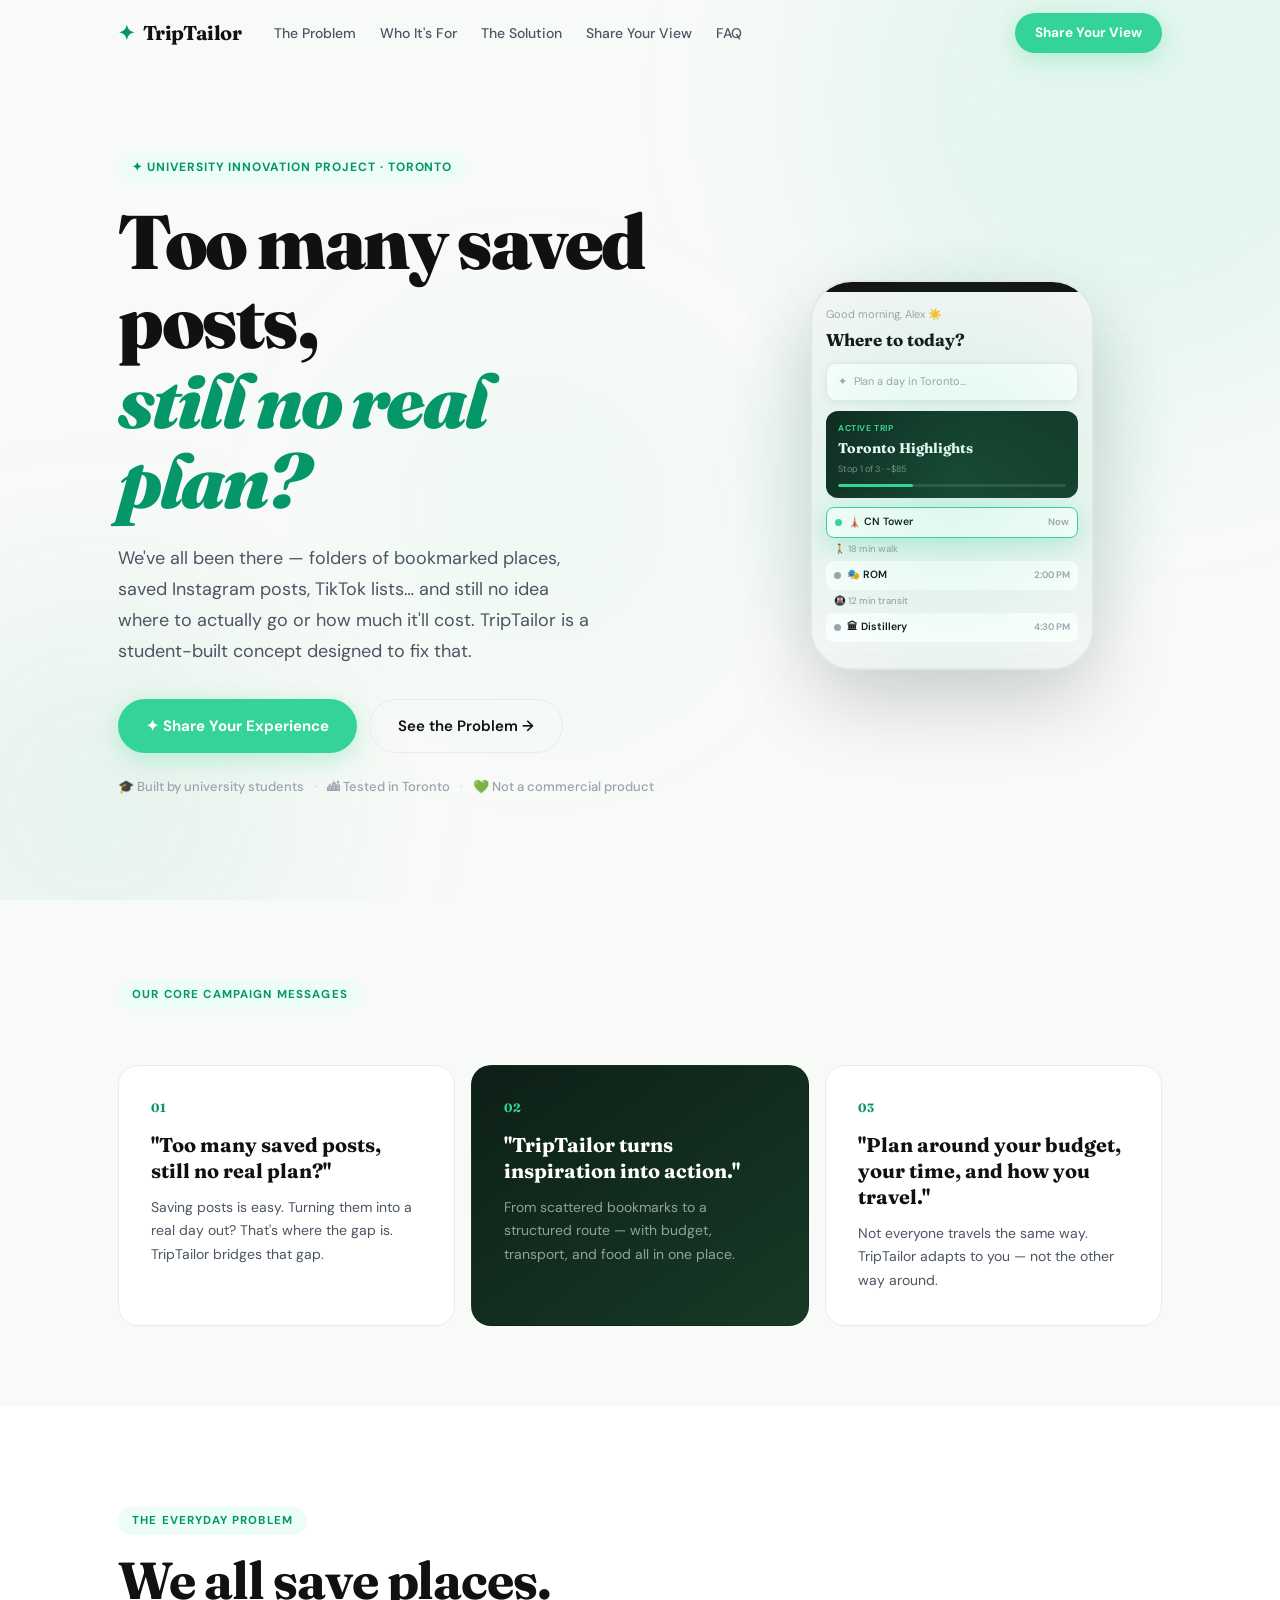
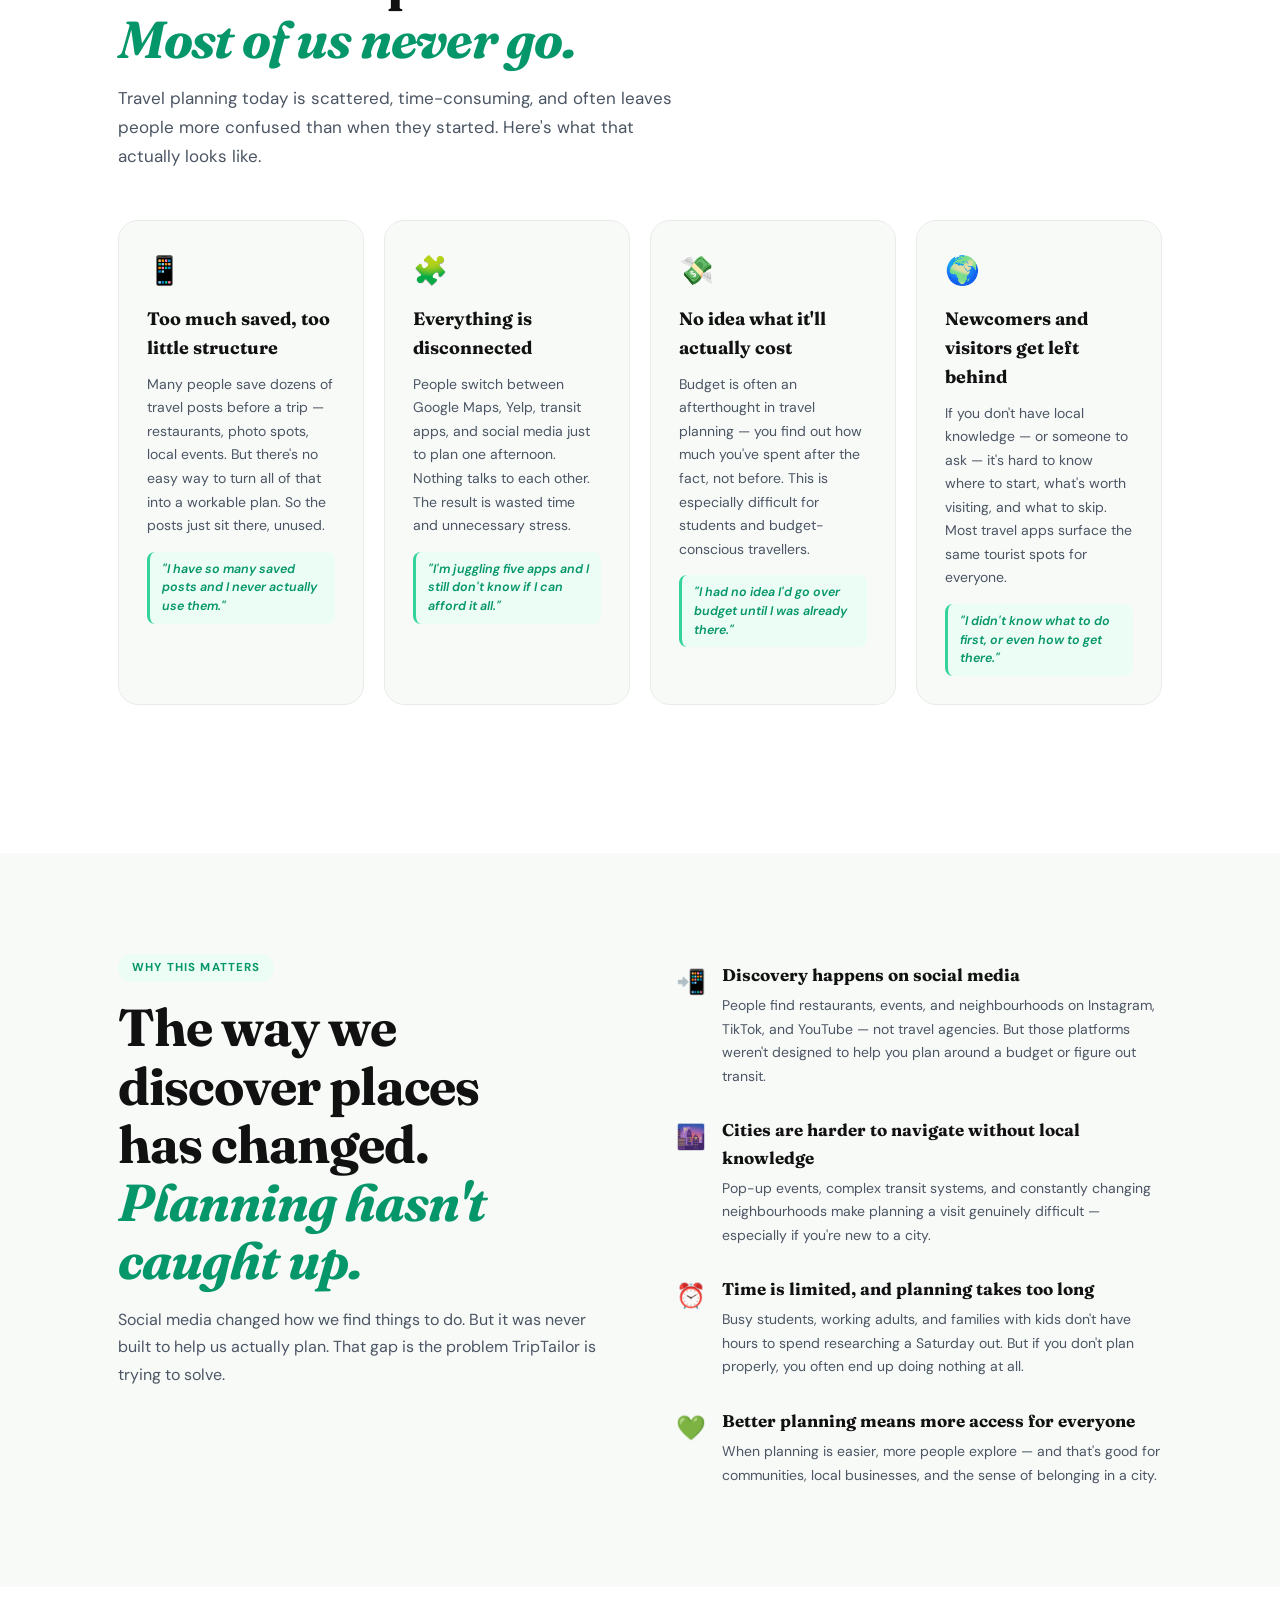
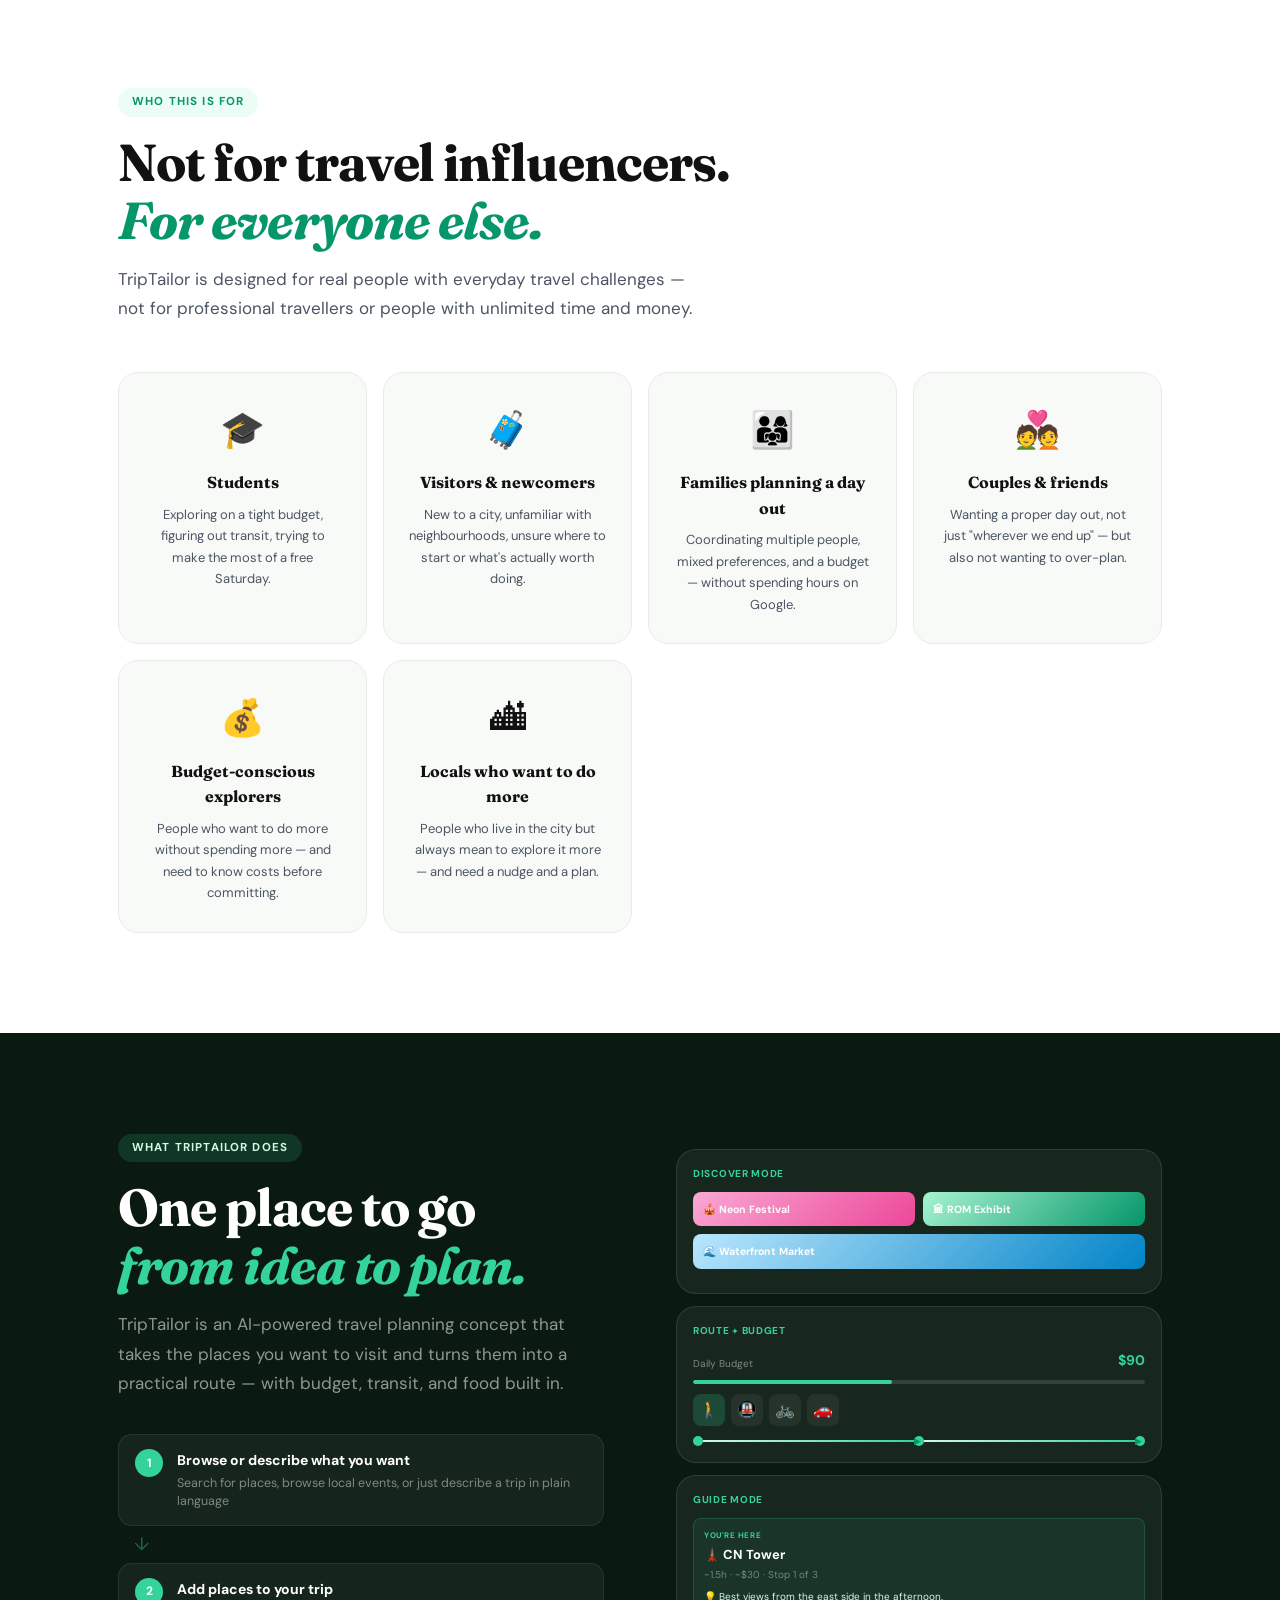
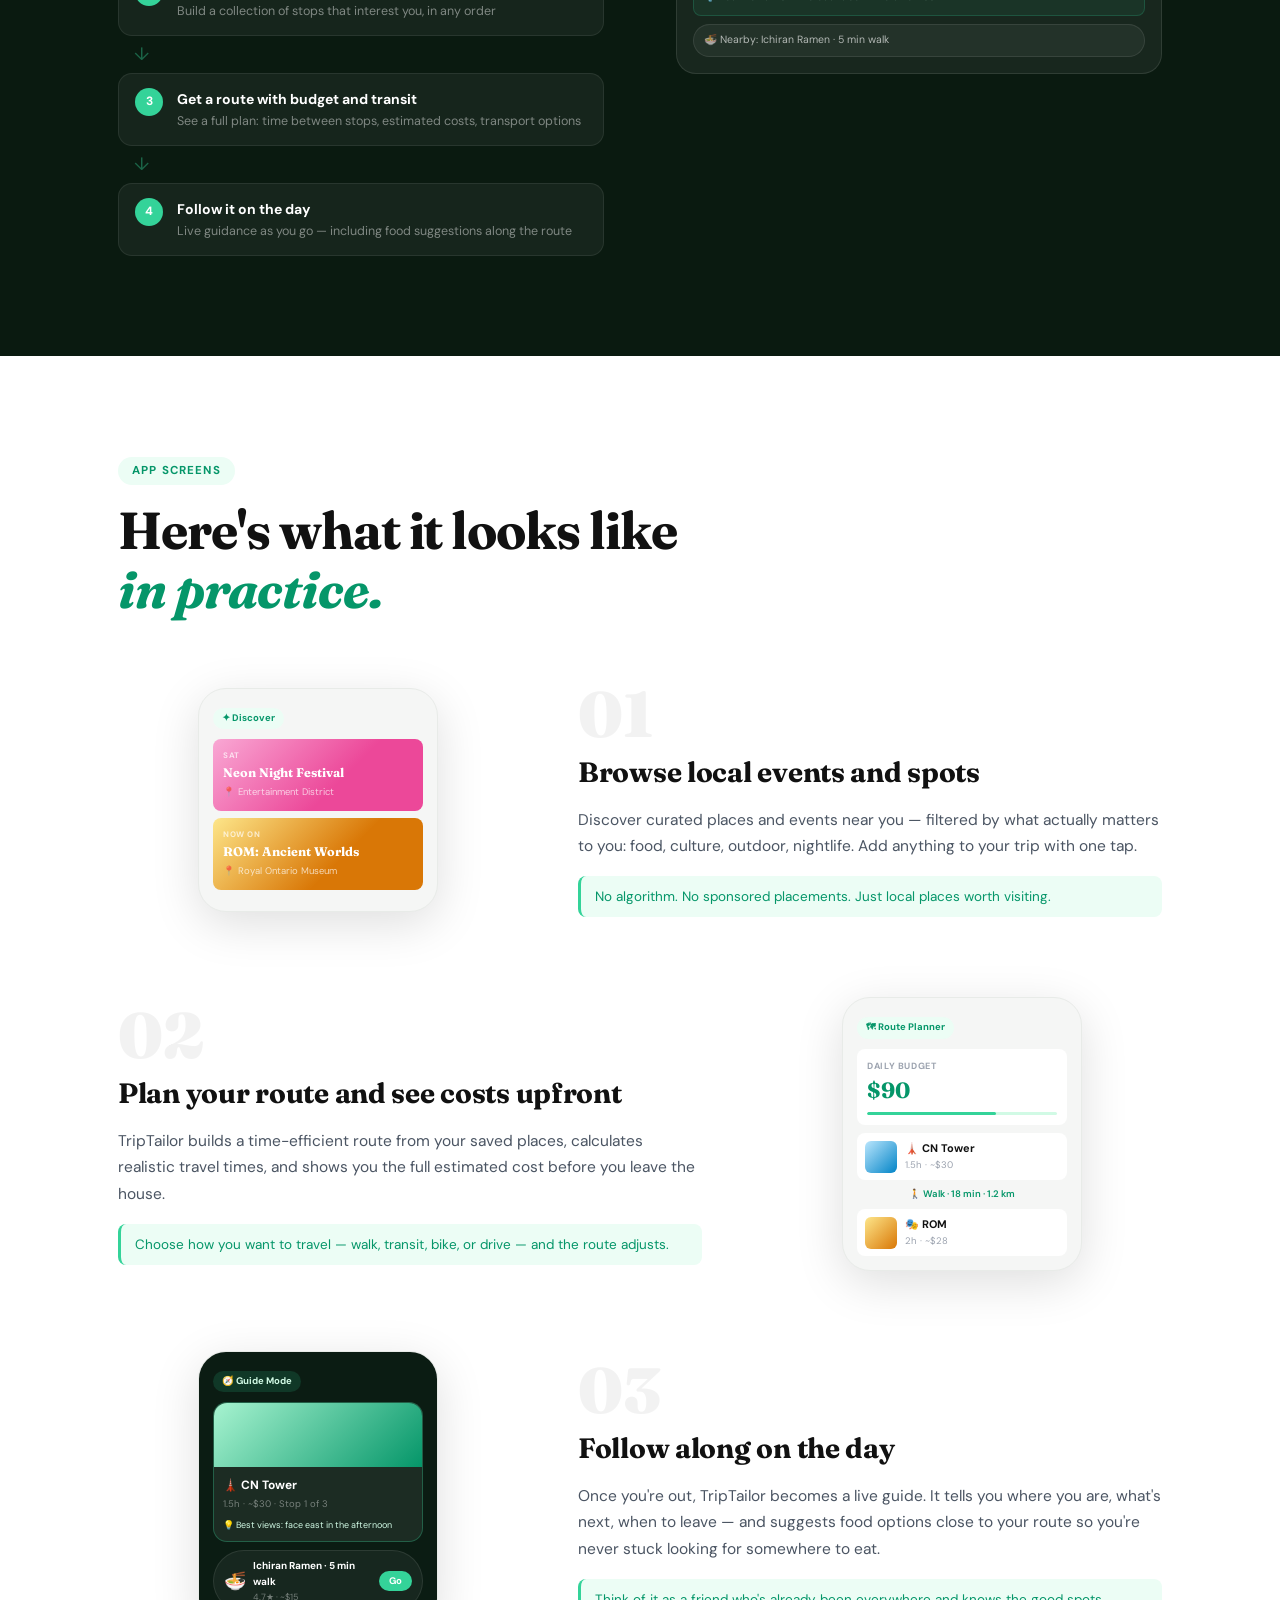
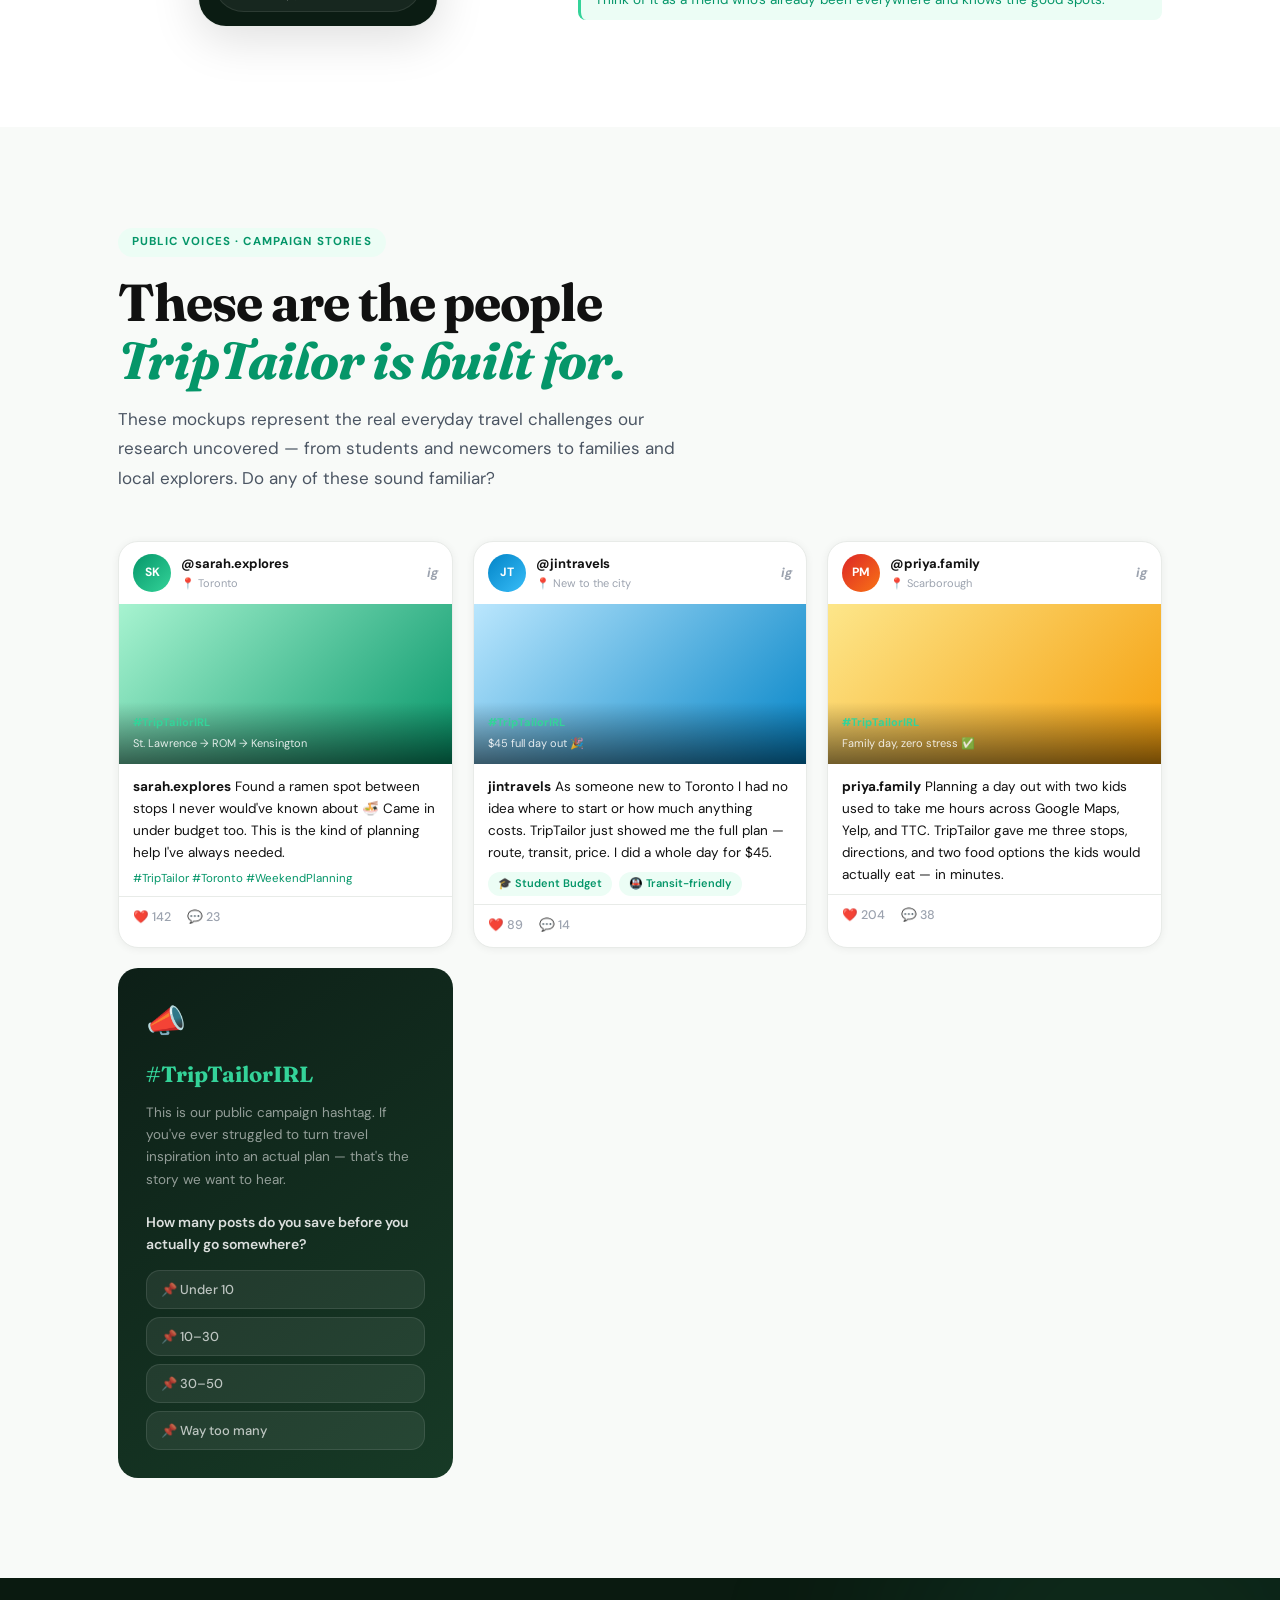
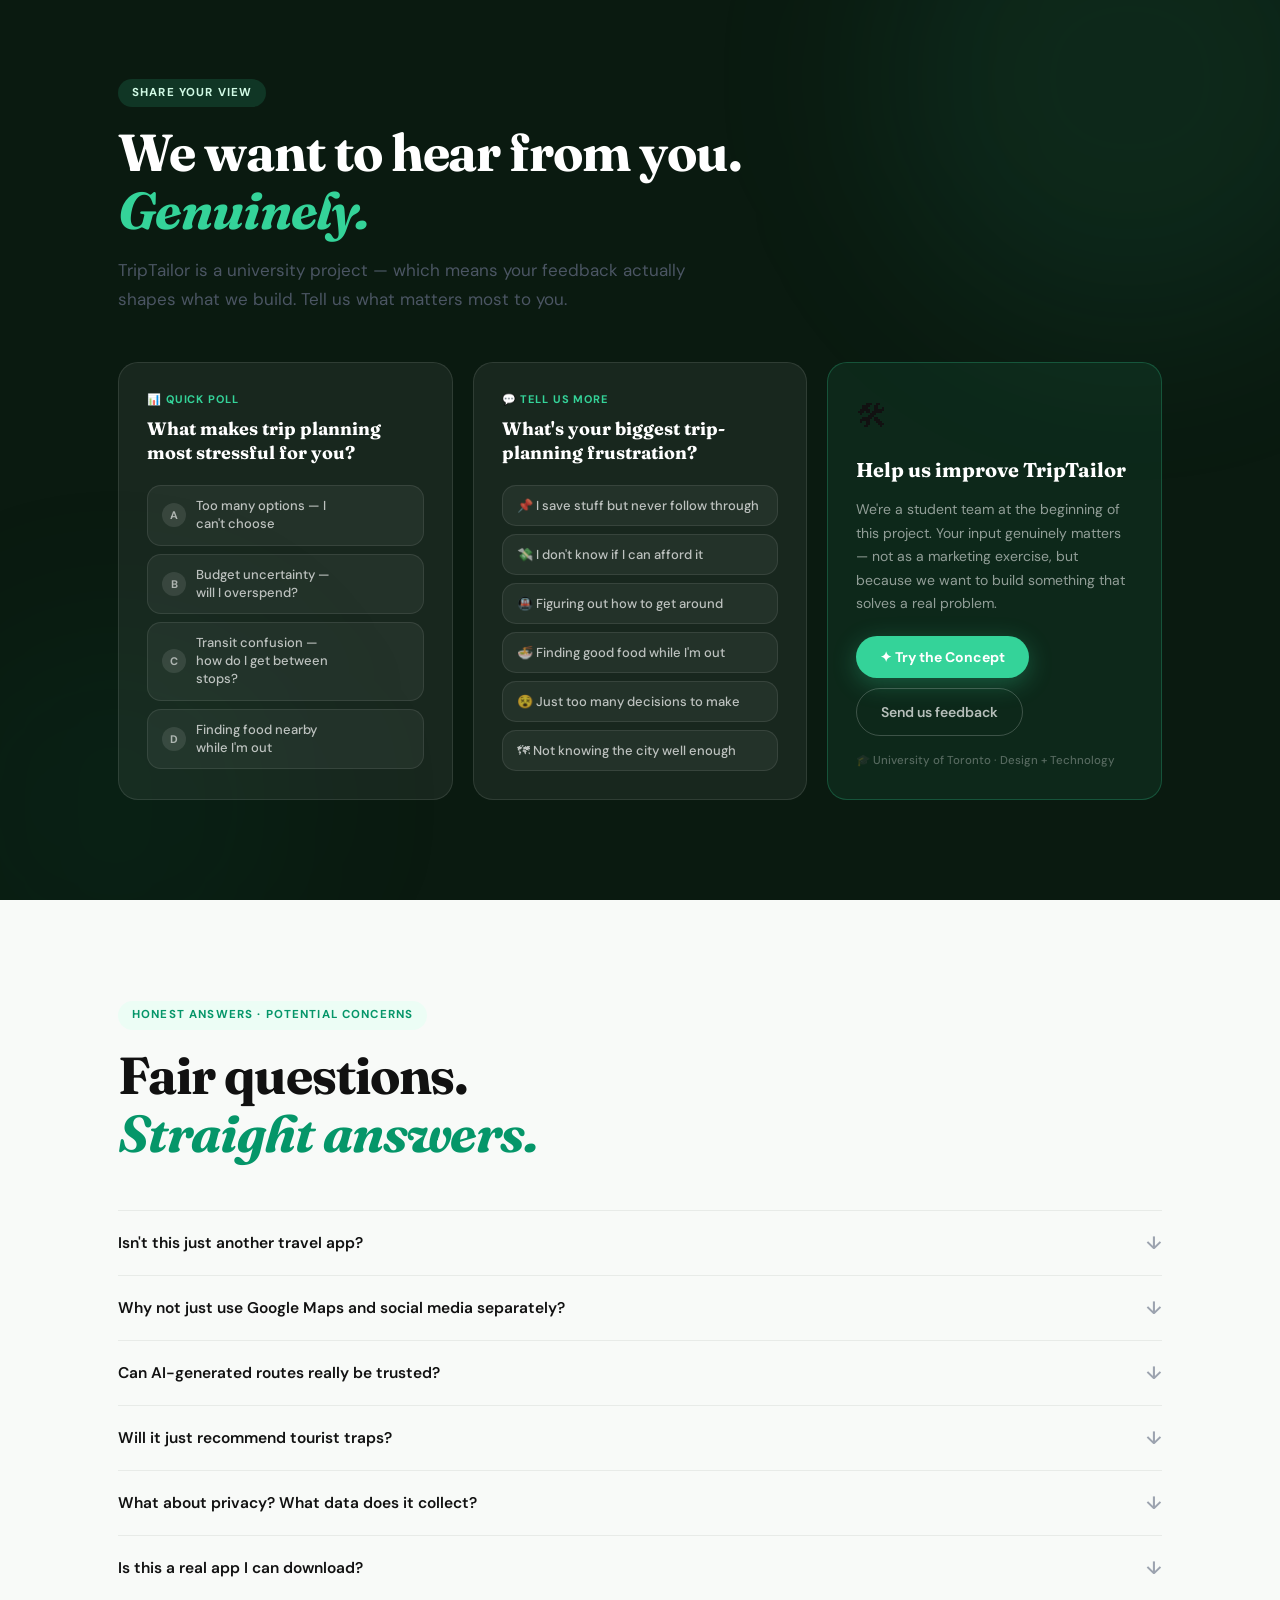
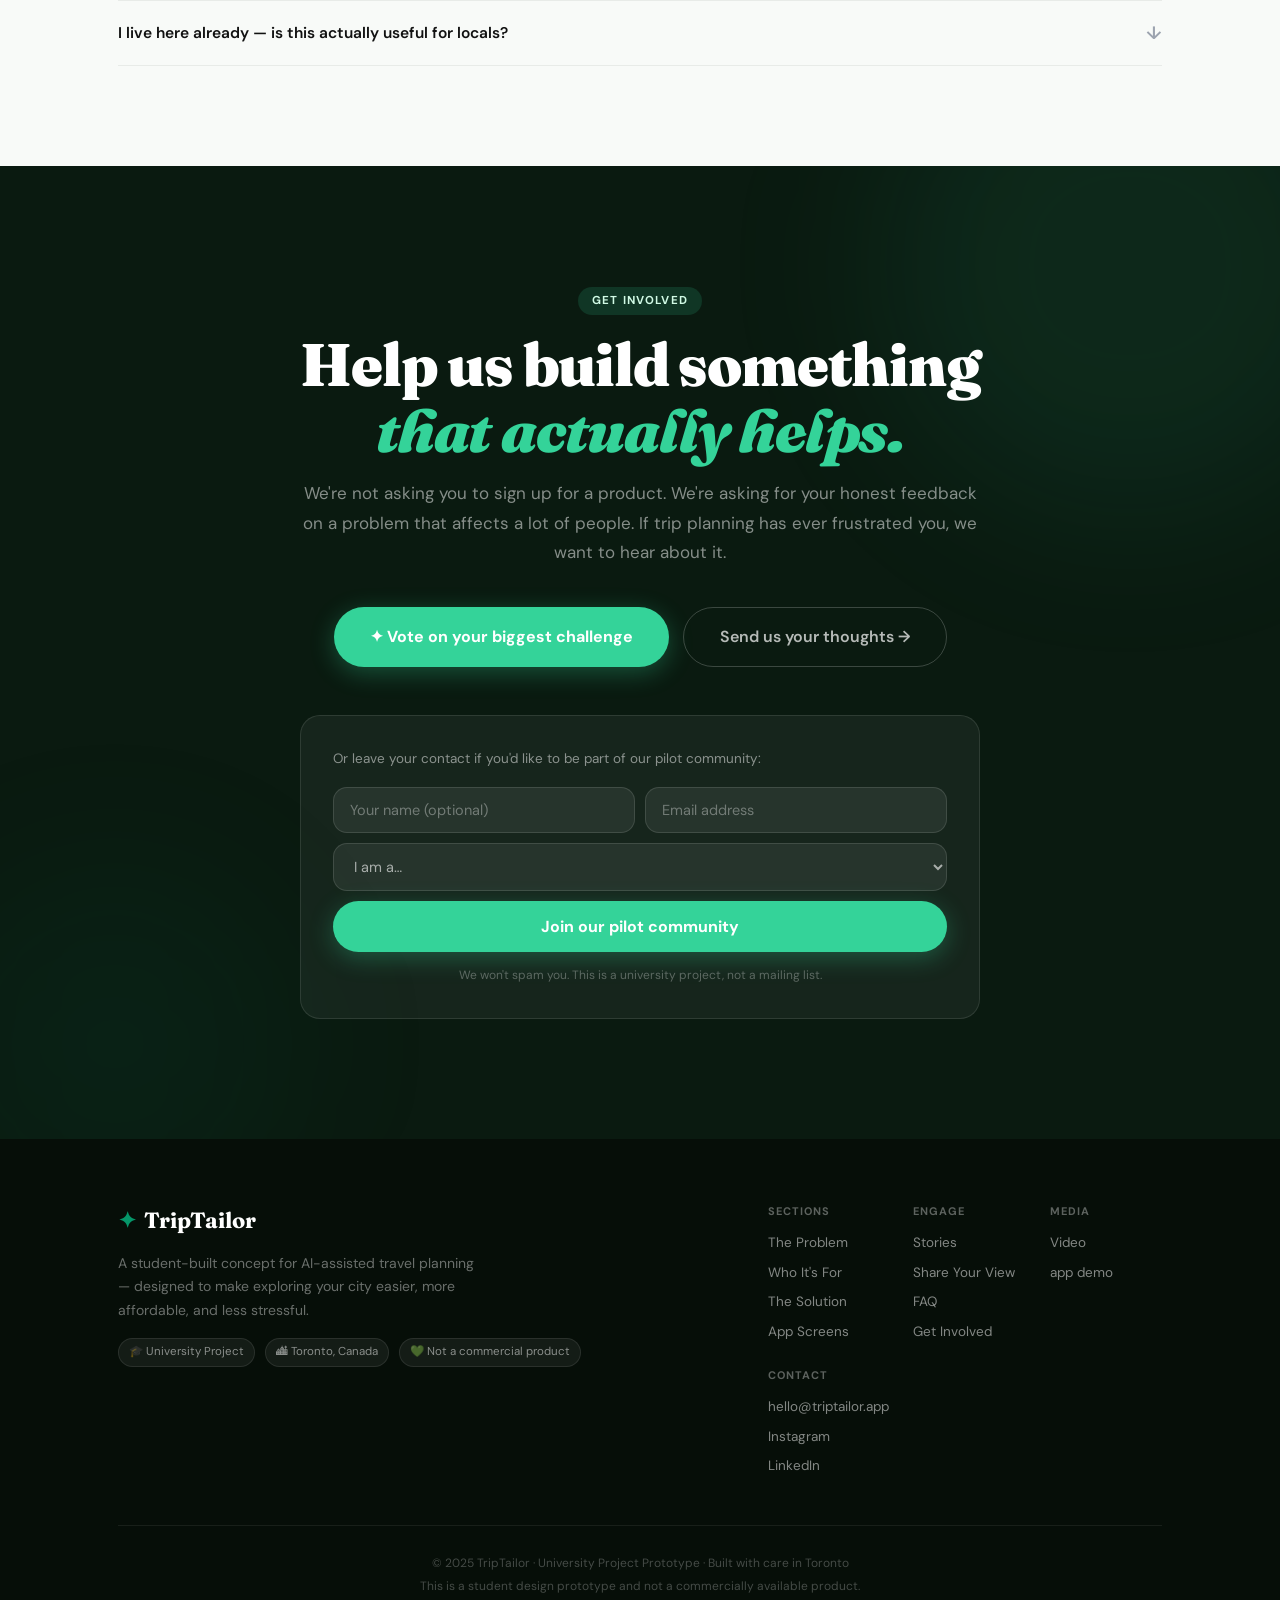
<file: 宣传网站2/web_page.html>
<!DOCTYPE html>
<html lang="en">
<head>
  <meta charset="UTF-8"/>
  <meta name="viewport" content="width=device-width, initial-scale=1.0"/>
  <title>TripTailor — A Public Campaign for Smarter Travel Planning</title>
  <link rel="stylesheet" href="styles.css"/>
  <link rel="preconnect" href="https://fonts.googleapis.com"/>
  <link rel="preconnect" href="https://fonts.gstatic.com" crossorigin/>
  <link href="https://fonts.googleapis.com/css2?family=Fraunces:ital,opsz,wght@0,9..144,300;0,9..144,500;0,9..144,700;0,9..144,900;1,9..144,300;1,9..144,700&family=DM+Sans:opsz,wght@9..40,300;9..40,400;9..40,500;9..40,600;9..40,700&display=swap" rel="stylesheet"/>
</head>
<body>

<!-- ══════ NAV ══════ -->
<nav class="nav" id="nav">
  <div class="nav-inner">
    <a class="nav-logo" href="#">
      <span class="logo-mark">✦</span>TripTailor
    </a>
    <div class="nav-links" id="nav-links">
      <a href="#problem">The Problem</a>
      <a href="#who">Who It's For</a>
      <a href="#solution">The Solution</a>
      <a href="#engage">Share Your View</a>
      <a href="#faq">FAQ</a>
    </div>
    <a href="#engage" class="nav-cta">Share Your View</a>
    <button class="hamburger" id="hamburger" aria-label="Menu">
      <span></span><span></span><span></span>
    </button>
  </div>
  <div class="mobile-menu" id="mobile-menu">
    <a href="#problem">The Problem</a>
    <a href="#who">Who It's For</a>
    <a href="#solution">The Solution</a>
    <a href="#engage">Share Your View</a>
    <a href="#faq">FAQ</a>
    <a href="#engage" class="mobile-cta">Share Your View →</a>
  </div>
</nav>

<!-- ══════ HERO ══════ -->
<section class="hero" id="hero">
  <div class="hero-bg-blobs">
    <div class="blob b1"></div>
    <div class="blob b2"></div>
    <div class="blob b3"></div>
  </div>
  <div class="hero-content">
    <div class="hero-kicker reveal-up" style="--d:0s">✦ University Innovation Project · Toronto</div>
    <h1 class="hero-headline reveal-up" style="--d:.08s">
      Too many saved posts,<br>
      <em>still no real plan?</em>
    </h1>
    <p class="hero-sub reveal-up" style="--d:.18s">
      We've all been there — folders of bookmarked places, saved Instagram posts, TikTok lists… and still no idea where to actually go or how much it'll cost. TripTailor is a student-built concept designed to fix that.
    </p>
    <div class="hero-ctas reveal-up" style="--d:.28s">
      <a href="#engage" class="btn-primary">✦ Share Your Experience</a>
      <a href="#problem" class="btn-ghost">See the Problem →</a>
    </div>
    <div class="hero-trust reveal-up" style="--d:.38s">
      <span>🎓 Built by university students</span>
      <span class="dot">·</span>
      <span>🏙 Tested in Toronto</span>
      <span class="dot">·</span>
      <span>💚 Not a commercial product</span>
    </div>
  </div>

  <!-- Phone mockup -->
  <div class="hero-phone-wrap reveal-up" style="--d:.32s">
    <div class="hero-phone">
      <div class="hp-notch"></div>
      <div class="hp-screen">
        <div class="hp-greeting">Good morning, Alex ☀️</div>
        <div class="hp-question">Where to today?</div>
        <div class="hp-ai-bar">
          <span>✦</span>
          <span class="hp-ai-text" id="hp-ai-text">Plan a day in Toronto…</span>
        </div>
        <div class="hp-trip-card">
          <div class="hp-tc-label">Active Trip</div>
          <div class="hp-tc-name">Toronto Highlights</div>
          <div class="hp-tc-meta">Stop 1 of 3 · ~$85</div>
          <div class="hp-progress"><div class="hp-fill"></div></div>
        </div>
        <div class="hp-stops">
          <div class="hp-stop active-stop">
            <span class="hp-stop-dot"></span>
            <span>🗼 CN Tower</span>
            <span class="hp-stop-time">Now</span>
          </div>
          <div class="hp-connector">🚶 18 min walk</div>
          <div class="hp-stop">
            <span class="hp-stop-dot dim"></span>
            <span>🎭 ROM</span>
            <span class="hp-stop-time">2:00 PM</span>
          </div>
          <div class="hp-connector">🚇 12 min transit</div>
          <div class="hp-stop">
            <span class="hp-stop-dot dim"></span>
            <span>🏛 Distillery</span>
            <span class="hp-stop-time">4:30 PM</span>
          </div>
        </div>
      </div>
      <div class="hp-home-bar"></div>
    </div>
    <div class="hp-glow"></div>
  </div>
</section>

<!-- ══════ CAMPAIGN MESSAGES ══════ -->
<section class="messages" id="messages">
  <div class="container">
    <div class="section-label reveal-up">Our Core Campaign Messages</div>
    <div class="msg-trio">
      <div class="msg-card reveal-up" style="--d:0s">
        <div class="msg-num">01</div>
        <h3>"Too many saved posts,<br>still no real plan?"</h3>
        <p>Saving posts is easy. Turning them into a real day out? That's where the gap is. TripTailor bridges that gap.</p>
      </div>
      <div class="msg-card reveal-up msg-card-accent" style="--d:.1s">
        <div class="msg-num">02</div>
        <h3>"TripTailor turns<br>inspiration into action."</h3>
        <p>From scattered bookmarks to a structured route — with budget, transport, and food all in one place.</p>
      </div>
      <div class="msg-card reveal-up" style="--d:.2s">
        <div class="msg-num">03</div>
        <h3>"Plan around your budget,<br>your time, and how you travel."</h3>
        <p>Not everyone travels the same way. TripTailor adapts to you — not the other way around.</p>
      </div>
    </div>
  </div>
</section>

<!-- ══════ THE PROBLEM ══════ -->
<section class="problem" id="problem">
  <div class="container">
    <div class="section-label reveal-up">The Everyday Problem</div>
    <h2 class="section-title reveal-up">
      We all save places.<br>
      <em>Most of us never go.</em>
    </h2>
    <p class="section-sub reveal-up">
      Travel planning today is scattered, time-consuming, and often leaves people more confused than when they started. Here's what that actually looks like.
    </p>

    <div class="problem-grid">
      <div class="problem-card reveal-up" style="--d:0s">
        <div class="pc-icon">📱</div>
        <h3>Too much saved, too little structure</h3>
        <p>Many people save dozens of travel posts before a trip — restaurants, photo spots, local events. But there's no easy way to turn all of that into a workable plan. So the posts just sit there, unused.</p>
        <div class="pc-quote">"I have so many saved posts and I never actually use them."</div>
      </div>
      <div class="problem-card reveal-up" style="--d:.08s">
        <div class="pc-icon">🧩</div>
        <h3>Everything is disconnected</h3>
        <p>People switch between Google Maps, Yelp, transit apps, and social media just to plan one afternoon. Nothing talks to each other. The result is wasted time and unnecessary stress.</p>
        <div class="pc-quote">"I'm juggling five apps and I still don't know if I can afford it all."</div>
      </div>
      <div class="problem-card reveal-up" style="--d:.16s">
        <div class="pc-icon">💸</div>
        <h3>No idea what it'll actually cost</h3>
        <p>Budget is often an afterthought in travel planning — you find out how much you've spent after the fact, not before. This is especially difficult for students and budget-conscious travellers.</p>
        <div class="pc-quote">"I had no idea I'd go over budget until I was already there."</div>
      </div>
      <div class="problem-card reveal-up" style="--d:.24s">
        <div class="pc-icon">🌍</div>
        <h3>Newcomers and visitors get left behind</h3>
        <p>If you don't have local knowledge — or someone to ask — it's hard to know where to start, what's worth visiting, and what to skip. Most travel apps surface the same tourist spots for everyone.</p>
        <div class="pc-quote">"I didn't know what to do first, or even how to get there."</div>
      </div>
    </div>
  </div>
</section>

<!-- ══════ WHY THIS MATTERS ══════ -->
<section class="why-now" id="why">
  <div class="container">
    <div class="wn-inner">
      <div class="wn-left reveal-up">
        <div class="section-label">Why This Matters</div>
        <h2 class="section-title">
          The way we discover places<br>has changed.<br>
          <em>Planning hasn't caught up.</em>
        </h2>
        <p class="wn-context">Social media changed how we find things to do. But it was never built to help us actually plan. That gap is the problem TripTailor is trying to solve.</p>
      </div>
      <div class="wn-right reveal-up">
        <div class="wn-point">
          <div class="wn-icon">📲</div>
          <div>
            <h4>Discovery happens on social media</h4>
            <p>People find restaurants, events, and neighbourhoods on Instagram, TikTok, and YouTube — not travel agencies. But those platforms weren't designed to help you plan around a budget or figure out transit.</p>
          </div>
        </div>
        <div class="wn-point">
          <div class="wn-icon">🌆</div>
          <div>
            <h4>Cities are harder to navigate without local knowledge</h4>
            <p>Pop-up events, complex transit systems, and constantly changing neighbourhoods make planning a visit genuinely difficult — especially if you're new to a city.</p>
          </div>
        </div>
        <div class="wn-point">
          <div class="wn-icon">⏰</div>
          <div>
            <h4>Time is limited, and planning takes too long</h4>
            <p>Busy students, working adults, and families with kids don't have hours to spend researching a Saturday out. But if you don't plan properly, you often end up doing nothing at all.</p>
          </div>
        </div>
        <div class="wn-point">
          <div class="wn-icon">💚</div>
          <div>
            <h4>Better planning means more access for everyone</h4>
            <p>When planning is easier, more people explore — and that's good for communities, local businesses, and the sense of belonging in a city.</p>
          </div>
        </div>
      </div>
    </div>
  </div>
</section>

<!-- ══════ WHO THIS IS FOR ══════ -->
<section class="who-for" id="who">
  <div class="container">
    <div class="section-label reveal-up">Who This Is For</div>
    <h2 class="section-title reveal-up">
      Not for travel influencers.<br>
      <em>For everyone else.</em>
    </h2>
    <p class="section-sub reveal-up">TripTailor is designed for real people with everyday travel challenges — not for professional travellers or people with unlimited time and money.</p>

    <div class="who-grid">
      <div class="who-card reveal-up" style="--d:0s">
        <div class="who-emoji">🎓</div>
        <h4>Students</h4>
        <p>Exploring on a tight budget, figuring out transit, trying to make the most of a free Saturday.</p>
      </div>
      <div class="who-card reveal-up" style="--d:.07s">
        <div class="who-emoji">🧳</div>
        <h4>Visitors & newcomers</h4>
        <p>New to a city, unfamiliar with neighbourhoods, unsure where to start or what's actually worth doing.</p>
      </div>
      <div class="who-card reveal-up" style="--d:.14s">
        <div class="who-emoji">👨‍👩‍👧</div>
        <h4>Families planning a day out</h4>
        <p>Coordinating multiple people, mixed preferences, and a budget — without spending hours on Google.</p>
      </div>
      <div class="who-card reveal-up" style="--d:.21s">
        <div class="who-emoji">💑</div>
        <h4>Couples & friends</h4>
        <p>Wanting a proper day out, not just "wherever we end up" — but also not wanting to over-plan.</p>
      </div>
      <div class="who-card reveal-up" style="--d:.28s">
        <div class="who-emoji">💰</div>
        <h4>Budget-conscious explorers</h4>
        <p>People who want to do more without spending more — and need to know costs before committing.</p>
      </div>
      <div class="who-card reveal-up" style="--d:.35s">
        <div class="who-emoji">🏙</div>
        <h4>Locals who want to do more</h4>
        <p>People who live in the city but always mean to explore it more — and need a nudge and a plan.</p>
      </div>
    </div>
  </div>
</section>

<!-- ══════ SOLUTION ══════ -->
<section class="solution" id="solution">
  <div class="container">
    <div class="sol-split">
      <div class="sol-left">
        <div class="section-label light reveal-up">What TripTailor Does</div>
        <h2 class="section-title light reveal-up">
          One place to go<br>
          <em>from idea to plan.</em>
        </h2>
        <p class="section-sub light reveal-up">
          TripTailor is an AI-powered travel planning concept that takes the places you want to visit and turns them into a practical route — with budget, transit, and food built in.
        </p>

        <div class="sol-flow reveal-up">
          <div class="sf-step">
            <div class="sf-num">1</div>
            <div>
              <div class="sf-title">Browse or describe what you want</div>
              <div class="sf-sub">Search for places, browse local events, or just describe a trip in plain language</div>
            </div>
          </div>
          <div class="sf-arrow">↓</div>
          <div class="sf-step">
            <div class="sf-num">2</div>
            <div>
              <div class="sf-title">Add places to your trip</div>
              <div class="sf-sub">Build a collection of stops that interest you, in any order</div>
            </div>
          </div>
          <div class="sf-arrow">↓</div>
          <div class="sf-step">
            <div class="sf-num">3</div>
            <div>
              <div class="sf-title">Get a route with budget and transit</div>
              <div class="sf-sub">See a full plan: time between stops, estimated costs, transport options</div>
            </div>
          </div>
          <div class="sf-arrow">↓</div>
          <div class="sf-step">
            <div class="sf-num">4</div>
            <div>
              <div class="sf-title">Follow it on the day</div>
              <div class="sf-sub">Live guidance as you go — including food suggestions along the route</div>
            </div>
          </div>
        </div>
      </div>
      <div class="sol-right reveal-up">
        <div class="sol-phones">
          <div class="sol-phone sp1">
            <div class="sp-label">Discover Mode</div>
            <div class="sp-card-row">
              <div class="sp-card" style="background:linear-gradient(135deg,#f9a8d4,#ec4899)">🎪 Neon Festival</div>
              <div class="sp-card" style="background:linear-gradient(135deg,#a7f3d0,#059669)">🏛 ROM Exhibit</div>
            </div>
            <div class="sp-card-row">
              <div class="sp-card wide" style="background:linear-gradient(135deg,#bae6fd,#0284c7)">🌊 Waterfront Market</div>
            </div>
          </div>
          <div class="sol-phone sp2">
            <div class="sp-label">Route + Budget</div>
            <div class="sp-budget-bar">
              <span>Daily Budget</span><strong>$90</strong>
              <div class="sp-bar"><div class="sp-fill"></div></div>
            </div>
            <div class="sp-transport">
              <span class="sp-tm active">🚶</span>
              <span class="sp-tm">🚇</span>
              <span class="sp-tm">🚲</span>
              <span class="sp-tm">🚗</span>
            </div>
            <div class="sp-route-vis">
              <div class="sp-rv-dot"></div>
              <div class="sp-rv-line"></div>
              <div class="sp-rv-dot"></div>
              <div class="sp-rv-line"></div>
              <div class="sp-rv-dot"></div>
            </div>
          </div>
          <div class="sol-phone sp3">
            <div class="sp-label">Guide Mode</div>
            <div class="sp-guide-stop">
              <div class="sp-gs-badge">You're here</div>
              <div class="sp-gs-name">🗼 CN Tower</div>
              <div class="sp-gs-meta">~1.5h · ~$30 · Stop 1 of 3</div>
              <div class="sp-gs-tip">💡 Best views from the east side in the afternoon.</div>
            </div>
            <div class="sp-food-chip">🍜 Nearby: Ichiran Ramen · 5 min walk</div>
          </div>
        </div>
      </div>
    </div>
  </div>
</section>

<!-- ══════ APP SCREENS ══════ -->
<section class="features" id="features">
  <div class="container">
    <div class="section-label reveal-up">App Screens</div>
    <h2 class="section-title reveal-up">
      Here's what it looks like<br>
      <em>in practice.</em>
    </h2>

    <div class="feat-list">
      <!-- Feature 1 -->
      <div class="feat-row reveal-up">
        <div class="feat-visual fv1">
          <div class="fv-phone">
            <div class="fv-screen">
              <div class="fv-tag">✦ Discover</div>
              <div class="fv-ev ev-a" style="background:linear-gradient(135deg,#f9a8d4,#ec4899 60%)">
                <div class="fv-ev-date">SAT</div>
                <div class="fv-ev-title">Neon Night Festival</div>
                <div class="fv-ev-loc">📍 Entertainment District</div>
              </div>
              <div class="fv-ev ev-b" style="background:linear-gradient(135deg,#fde68a,#d97706 60%)">
                <div class="fv-ev-date">NOW ON</div>
                <div class="fv-ev-title">ROM: Ancient Worlds</div>
                <div class="fv-ev-loc">📍 Royal Ontario Museum</div>
              </div>
            </div>
          </div>
        </div>
        <div class="feat-text">
          <div class="ft-number">01</div>
          <h3>Browse local events and spots</h3>
          <p>Discover curated places and events near you — filtered by what actually matters to you: food, culture, outdoor, nightlife. Add anything to your trip with one tap.</p>
          <div class="ft-note">No algorithm. No sponsored placements. Just local places worth visiting.</div>
        </div>
      </div>

      <!-- Feature 2 -->
      <div class="feat-row reverse reveal-up">
        <div class="feat-visual fv2">
          <div class="fv-phone">
            <div class="fv-screen">
              <div class="fv-tag">🗺 Route Planner</div>
              <div class="fv-budget-block">
                <div class="fvb-lbl">Daily Budget</div>
                <div class="fvb-val">$90</div>
                <div class="fvb-bar"><div class="fvb-fill"></div></div>
              </div>
              <div class="fv-stops">
                <div class="fv-stop-item">
                  <div class="fv-si-col" style="background:linear-gradient(135deg,#bae6fd,#0284c7)"></div>
                  <div><div class="fv-si-name">🗼 CN Tower</div><div class="fv-si-dur">1.5h · ~$30</div></div>
                </div>
                <div class="fv-commute">🚶 Walk · 18 min · 1.2 km</div>
                <div class="fv-stop-item">
                  <div class="fv-si-col" style="background:linear-gradient(135deg,#fde68a,#d97706)"></div>
                  <div><div class="fv-si-name">🎭 ROM</div><div class="fv-si-dur">2h · ~$28</div></div>
                </div>
              </div>
            </div>
          </div>
        </div>
        <div class="feat-text">
          <div class="ft-number">02</div>
          <h3>Plan your route and see costs upfront</h3>
          <p>TripTailor builds a time-efficient route from your saved places, calculates realistic travel times, and shows you the full estimated cost before you leave the house.</p>
          <div class="ft-note">Choose how you want to travel — walk, transit, bike, or drive — and the route adjusts.</div>
        </div>
      </div>

      <!-- Feature 3 -->
      <div class="feat-row reveal-up">
        <div class="feat-visual fv3">
          <div class="fv-phone">
            <div class="fv-screen dark-screen">
              <div class="fv-tag light-tag">🧭 Guide Mode</div>
              <div class="fv-guide-card">
                <div class="fv-gc-img" style="background:linear-gradient(135deg,#a7f3d0,#059669)"></div>
                <div class="fv-gc-body">
                  <div class="fv-gc-name">🗼 CN Tower</div>
                  <div class="fv-gc-meta">1.5h · ~$30 · Stop 1 of 3</div>
                  <div class="fv-gc-tip">💡 Best views: face east in the afternoon</div>
                </div>
              </div>
              <div class="fv-food-sug">
                <span class="fv-fs-icon">🍜</span>
                <div>
                  <div class="fv-fs-name">Ichiran Ramen · 5 min walk</div>
                  <div class="fv-fs-meta">4.7★ · ~$15</div>
                </div>
                <button class="fv-fs-btn">Go</button>
              </div>
            </div>
          </div>
        </div>
        <div class="feat-text">
          <div class="ft-number">03</div>
          <h3>Follow along on the day</h3>
          <p>Once you're out, TripTailor becomes a live guide. It tells you where you are, what's next, when to leave — and suggests food options close to your route so you're never stuck looking for somewhere to eat.</p>
          <div class="ft-note">Think of it as a friend who's already been everywhere and knows the good spots.</div>
        </div>
      </div>
    </div>
  </div>
</section>

<!-- ══════ SOCIAL OUTREACH ══════ -->
<section class="social" id="social">
  <div class="container">
    <div class="section-label reveal-up">Public Voices · Campaign Stories</div>
    <h2 class="section-title reveal-up">
      These are the people<br>
      <em>TripTailor is built for.</em>
    </h2>
    <p class="section-sub reveal-up">These mockups represent the real everyday travel challenges our research uncovered — from students and newcomers to families and local explorers. Do any of these sound familiar?</p>

    <div class="social-grid">
      <!-- Story 1 -->
      <div class="social-post reveal-up" style="--d:0s">
        <div class="sp-ig-header">
          <div class="sp-ig-av" style="background:linear-gradient(135deg,#059669,#34d399)">SK</div>
          <div class="sp-ig-info">
            <div class="sp-ig-name">@sarah.explores</div>
            <div class="sp-ig-loc">📍 Toronto</div>
          </div>
          <div class="sp-ig-platform">ig</div>
        </div>
        <div class="sp-ig-img" style="background:linear-gradient(135deg,#a7f3d0,#059669)">
          <div class="sp-ig-overlay">
            <div class="sp-ig-tag">#TripTailorIRL</div>
            <div class="sp-ig-caption">St. Lawrence → ROM → Kensington</div>
          </div>
        </div>
        <div class="sp-ig-body">
          <p><strong>sarah.explores</strong> Found a ramen spot between stops I never would've known about 🍜 Came in under budget too. This is the kind of planning help I've always needed.</p>
          <div class="sp-ig-tags">#TripTailor #Toronto #WeekendPlanning</div>
        </div>
        <div class="sp-ig-foot">
          <span>❤️ 142</span><span>💬 23</span>
        </div>
      </div>

      <!-- Story 2 -->
      <div class="social-post reveal-up" style="--d:.1s">
        <div class="sp-ig-header">
          <div class="sp-ig-av" style="background:linear-gradient(135deg,#0284c7,#38bdf8)">JT</div>
          <div class="sp-ig-info">
            <div class="sp-ig-name">@jintravels</div>
            <div class="sp-ig-loc">📍 New to the city</div>
          </div>
          <div class="sp-ig-platform">ig</div>
        </div>
        <div class="sp-ig-img" style="background:linear-gradient(135deg,#bae6fd,#0284c7)">
          <div class="sp-ig-overlay">
            <div class="sp-ig-tag">#TripTailorIRL</div>
            <div class="sp-ig-caption">$45 full day out 🎉</div>
          </div>
        </div>
        <div class="sp-ig-body">
          <p><strong>jintravels</strong> As someone new to Toronto I had no idea where to start or how much anything costs. TripTailor just showed me the full plan — route, transit, price. I did a whole day for $45.</p>
          <div class="sp-tags-inline">
            <span class="sp-tag">🎓 Student Budget</span>
            <span class="sp-tag">🚇 Transit-friendly</span>
          </div>
        </div>
        <div class="sp-ig-foot">
          <span>❤️ 89</span><span>💬 14</span>
        </div>
      </div>

      <!-- Story 3 -->
      <div class="social-post reveal-up" style="--d:.2s">
        <div class="sp-ig-header">
          <div class="sp-ig-av" style="background:linear-gradient(135deg,#dc2626,#f97316)">PM</div>
          <div class="sp-ig-info">
            <div class="sp-ig-name">@priya.family</div>
            <div class="sp-ig-loc">📍 Scarborough</div>
          </div>
          <div class="sp-ig-platform">ig</div>
        </div>
        <div class="sp-ig-img" style="background:linear-gradient(135deg,#fde68a,#f59e0b)">
          <div class="sp-ig-overlay">
            <div class="sp-ig-tag">#TripTailorIRL</div>
            <div class="sp-ig-caption">Family day, zero stress ✅</div>
          </div>
        </div>
        <div class="sp-ig-body">
          <p><strong>priya.family</strong> Planning a day out with two kids used to take me hours across Google Maps, Yelp, and TTC. TripTailor gave me three stops, directions, and two food options the kids would actually eat — in minutes.</p>
        </div>
        <div class="sp-ig-foot">
          <span>❤️ 204</span><span>💬 38</span>
        </div>
      </div>

      <!-- Campaign hashtag card -->
      <div class="hashtag-card reveal-up" style="--d:.3s">
        <div class="hc-icon">📣</div>
        <div class="hc-tag">#TripTailorIRL</div>
        <p>This is our public campaign hashtag. If you've ever struggled to turn travel inspiration into an actual plan — that's the story we want to hear.</p>
        <div class="hc-prompt">How many posts do you save before you actually go somewhere?</div>
        <div class="hc-options">
          <button class="hc-opt" data-v="a">📌 Under 10</button>
          <button class="hc-opt" data-v="b">📌 10–30</button>
          <button class="hc-opt" data-v="c">📌 30–50</button>
          <button class="hc-opt" data-v="d">📌 Way too many</button>
        </div>
        <div class="hc-result hidden" id="hc-result">
          Thanks for sharing 🙌 You're not alone.
        </div>
      </div>
    </div>
  </div>
</section>

<!-- ══════ ENGAGEMENT / POLL ══════ -->
<section class="engage" id="engage">
  <div class="engage-bg">
    <div class="engage-blob eb1"></div>
    <div class="engage-blob eb2"></div>
  </div>
  <div class="container">
    <div class="section-label light reveal-up">Share Your View</div>
    <h2 class="section-title light reveal-up">
      We want to hear from you.<br>
      <em>Genuinely.</em>
    </h2>
    <p class="section-sub light reveal-up">
      TripTailor is a university project — which means your feedback actually shapes what we build. Tell us what matters most to you.
    </p>

    <div class="engage-grid">
      <!-- Poll -->
      <div class="poll-card reveal-up">
        <div class="poll-header">
          <div class="poll-label">📊 Quick Poll</div>
          <h3>What makes trip planning most stressful for you?</h3>
        </div>
        <div class="poll-options" id="poll-options">
          <button class="poll-opt" data-poll="a">
            <span class="po-letter">A</span>
            <span class="po-text">Too many options — I can't choose</span>
            <span class="po-bar-wrap"><span class="po-bar" data-pct="38"></span></span>
          </button>
          <button class="poll-opt" data-poll="b">
            <span class="po-letter">B</span>
            <span class="po-text">Budget uncertainty — will I overspend?</span>
            <span class="po-bar-wrap"><span class="po-bar" data-pct="31"></span></span>
          </button>
          <button class="poll-opt" data-poll="c">
            <span class="po-letter">C</span>
            <span class="po-text">Transit confusion — how do I get between stops?</span>
            <span class="po-bar-wrap"><span class="po-bar" data-pct="18"></span></span>
          </button>
          <button class="poll-opt" data-poll="d">
            <span class="po-letter">D</span>
            <span class="po-text">Finding food nearby while I'm out</span>
            <span class="po-bar-wrap"><span class="po-bar" data-pct="13"></span></span>
          </button>
        </div>
        <div class="poll-footer hidden" id="poll-footer">
          <div class="pf-thanks">✓ Thanks for voting!</div>
          <div class="pf-note">These results help us prioritise what we build first.</div>
        </div>
      </div>

      <!-- Feedback prompt -->
      <div class="feedback-card reveal-up">
        <div class="fc-header">
          <div class="fc-label">💬 Tell Us More</div>
          <h3>What's your biggest trip-planning frustration?</h3>
        </div>
        <div class="fc-options" id="fc-options">
          <button class="fc-opt" data-f="saved">📌 I save stuff but never follow through</button>
          <button class="fc-opt" data-f="budget">💸 I don't know if I can afford it</button>
          <button class="fc-opt" data-f="transit">🚇 Figuring out how to get around</button>
          <button class="fc-opt" data-f="food">🍜 Finding good food while I'm out</button>
          <button class="fc-opt" data-f="overwhelm">😵 Just too many decisions to make</button>
          <button class="fc-opt" data-f="knowledge">🗺 Not knowing the city well enough</button>
        </div>
        <div class="fc-result hidden" id="fc-result">
          <div class="fcr-icon">🎉</div>
          <div class="fcr-text">Thank you — this is exactly the kind of input that shapes TripTailor.</div>
          <a href="#faq" class="fcr-link">Read how we're addressing this →</a>
        </div>
      </div>

      <!-- Participation CTA -->
      <div class="participate-card reveal-up">
        <div class="pc2-icon">🛠</div>
        <h3>Help us improve TripTailor</h3>
        <p>We're a student team at the beginning of this project. Your input genuinely matters — not as a marketing exercise, but because we want to build something that solves a real problem.</p>
        <div class="pc2-actions">
          <button class="btn-light" id="try-concept-btn">✦ Try the Concept</button>
          <a href="mailto:hello@triptailor.app" class="btn-outline-light">Send us feedback</a>
        </div>
        <div class="pc2-note">🎓 University of Toronto · Design + Technology</div>
      </div>
    </div>
  </div>
</section>

<!-- ══════ FAQ ══════ -->
<section class="faq" id="faq">
  <div class="container">
    <div class="section-label reveal-up">Honest Answers · Potential Concerns</div>
    <h2 class="section-title reveal-up">
      Fair questions.<br>
      <em>Straight answers.</em>
    </h2>

    <div class="faq-list">
      <div class="faq-item reveal-up" style="--d:0s">
        <button class="faq-q" aria-expanded="false">
          <span>Isn't this just another travel app?</span>
          <span class="faq-arrow">↓</span>
        </button>
        <div class="faq-a">
          <p>That's a fair question — and the honest answer is: kind of, but not quite. Most travel apps tell you about places. TripTailor takes your list of places and helps you actually <em>plan</em> around them — with budget, transit, and food all integrated. The problem isn't that there's too few travel apps. It's that none of them do the planning for you.</p>
        </div>
      </div>

      <div class="faq-item reveal-up" style="--d:.06s">
        <button class="faq-q" aria-expanded="false">
          <span>Why not just use Google Maps and social media separately?</span>
          <span class="faq-arrow">↓</span>
        </button>
        <div class="faq-a">
          <p>You absolutely can — and most people do. But Google Maps doesn't know your budget, and social media doesn't give you transit times. TripTailor isn't about replacing those tools; it's about connecting them in a way that saves you an hour of manual work before a day out.</p>
        </div>
      </div>

      <div class="faq-item reveal-up" style="--d:.12s">
        <button class="faq-q" aria-expanded="false">
          <span>Can AI-generated routes really be trusted?</span>
          <span class="faq-arrow">↓</span>
        </button>
        <div class="faq-a">
          <p>TripTailor is a planning assistant, not an authority. Every route shows you how it was built — commute times come from real transit data, costs are estimates, and you can edit or remove any stop. Think of it as a 80% head start, not the final word. You're always in control.</p>
        </div>
      </div>

      <div class="faq-item reveal-up" style="--d:.18s">
        <button class="faq-q" aria-expanded="false">
          <span>Will it just recommend tourist traps?</span>
          <span class="faq-arrow">↓</span>
        </button>
        <div class="faq-a">
          <p>This is something we think about a lot. Our curation approach actively tries to surface local spots — independent restaurants, neighbourhood markets, community events — alongside major attractions. We're also exploring ways to give local businesses fair visibility rather than just pushing well-known names. It's a design challenge we're actively working on.</p>
        </div>
      </div>

      <div class="faq-item reveal-up" style="--d:.24s">
        <button class="faq-q" aria-expanded="false">
          <span>What about privacy? What data does it collect?</span>
          <span class="faq-arrow">↓</span>
        </button>
        <div class="faq-a">
          <p>Privacy is a core design consideration, not an afterthought. The concept is built around minimal data collection — your saved routes and preferences stay on-device by default. As a university project, we're committed to privacy-by-design principles. Any data features in a future product would be opt-in and clearly explained.</p>
        </div>
      </div>

      <div class="faq-item reveal-up" style="--d:.30s">
        <button class="faq-q" aria-expanded="false">
          <span>Is this a real app I can download?</span>
          <span class="faq-arrow">↓</span>
        </button>
        <div class="faq-a">
          <p>Not yet — TripTailor is currently a university project prototype. What you're seeing is a high-fidelity demonstration of the concept and how it could work. We're being transparent about that. If there's genuine public interest and the project develops beyond the classroom, we'll be open about what comes next. Your feedback on this page is exactly what helps us understand whether that's worthwhile.</p>
        </div>
      </div>

      <div class="faq-item reveal-up" style="--d:.36s">
        <button class="faq-q" aria-expanded="false">
          <span>I live here already — is this actually useful for locals?</span>
          <span class="faq-arrow">↓</span>
        </button>
        <div class="faq-a">
          <p>Most of our user research has been with locals and students — not tourists. TripTailor is often <em>more</em> useful for people who know a city but haven't explored it fully. If you're trying to make better use of your weekends, discover new neighbourhoods, or host visiting family without spending hours on Google, it's designed exactly for that.</p>
        </div>
      </div>
    </div>
  </div>
</section>

<!-- ══════ FINAL CTA ══════ -->
<section class="final-cta" id="participate">
  <div class="fc-blobs">
    <div class="fc-blob fb1"></div>
    <div class="fc-blob fb2"></div>
  </div>
  <div class="container">
    <div class="fc-inner">
      <div class="section-label light reveal-up">Get Involved</div>
      <h2 class="fc-title reveal-up">
        Help us build something<br>
        <em>that actually helps.</em>
      </h2>
      <p class="fc-sub reveal-up">
        We're not asking you to sign up for a product. We're asking for your honest feedback on a problem that affects a lot of people. If trip planning has ever frustrated you, we want to hear about it.
      </p>

      <div class="fc-actions reveal-up">
        <a href="#engage" class="btn-primary btn-lg">✦ Vote on your biggest challenge</a>
        <a href="mailto:hello@triptailor.app" class="btn-ghost-light">Send us your thoughts →</a>
      </div>

      <div class="fc-form-wrap reveal-up" id="fc-form-wrap">
        <div class="fc-form-label">Or leave your contact if you'd like to be part of our pilot community:</div>
        <form class="fc-form" id="fc-form">
          <div class="fc-fields">
            <input type="text" placeholder="Your name (optional)" id="fc-name"/>
            <input type="email" placeholder="Email address" id="fc-email" required/>
            <select id="fc-role">
              <option value="">I am a…</option>
              <option value="student">Student</option>
              <option value="professional">Young professional</option>
              <option value="family">Parent / family traveller</option>
              <option value="local">Local explorer</option>
              <option value="visitor">Visitor to the city</option>
              <option value="other">Other</option>
            </select>
          </div>
          <button type="submit" class="btn-primary">Join our pilot community</button>
        </form>
        <div class="fc-form-success hidden" id="fc-form-success">
          <div class="fcs-icon">🙌</div>
          <div class="fcs-title">You're in!</div>
          <div class="fcs-sub">Thank you for your interest. We'll be in touch — and we'll actually read everything you've shared.</div>
        </div>
        <div class="fc-form-note">We won't spam you. This is a university project, not a mailing list.</div>
      </div>
    </div>
  </div>
</section>

<!-- ══════ FOOTER ══════ -->
<footer class="footer">
  <div class="container">
    <div class="footer-inner">
      <div class="footer-brand">
        <div class="footer-logo"><span class="logo-mark">✦</span> TripTailor</div>
        <p>A student-built concept for AI-assisted travel planning — designed to make exploring your city easier, more affordable, and less stressful.</p>
        <div class="footer-badges">
          <span>🎓 University Project</span>
          <span>🏙 Toronto, Canada</span>
          <span>💚 Not a commercial product</span>
        </div>
      </div>
      <div class="footer-links">
        <div class="fl-col">
          <div class="fl-title">Sections</div>
          <a href="#problem">The Problem</a>
          <a href="#who">Who It's For</a>
          <a href="#solution">The Solution</a>
          <a href="#features">App Screens</a>
        </div>
        <div class="fl-col">
          <div class="fl-title">Engage</div>
          <a href="#social">Stories</a>
          <a href="#engage">Share Your View</a>
          <a href="#faq">FAQ</a>
          <a href="#participate">Get Involved</a>
        </div>
        <div class="fl-col">
          <div class="fl-title">Media</div>
          <a href="../视频/video.html">Video</a>
          <a href="../app_demo/app_demo.html">app demo</a>
        </div>
        <div class="fl-col">
          <div class="fl-title">Contact</div>
          <a href="mailto:hello@triptailor.app">hello@triptailor.app</a>
          <a href="#">Instagram</a>
          <a href="#">LinkedIn</a>
        </div>
      </div>
    </div>
    <div class="footer-bottom">
      <p>© 2025 TripTailor · University Project Prototype · Built with care in Toronto</p>
      <p>This is a student design prototype and not a commercially available product.</p>
    </div>
  </div>
</footer>

<script src="script.js"></script>
</body>
</html>
</file>
<file: css/main.css>
/* Main CSS - Aggregator */

@import url('variables.css');
@import url('reset.css');
@import url('overall-layout.css');
@import url('components.css');

/* Additional global styles */
.page {
  animation: fadeIn 0.3s ease-in;
}

@keyframes fadeIn {
  from {
    opacity: 0;
  }
  to {
    opacity: 1;
  }
}

/* Utility Classes */
.text-center {
  text-align: center;
}

.mt-1 { margin-top: var(--spacing-sm); }
.mt-2 { margin-top: var(--spacing-md); }
.mt-3 { margin-top: var(--spacing-lg); }

.mb-1 { margin-bottom: var(--spacing-sm); }
.mb-2 { margin-bottom: var(--spacing-md); }
.mb-3 { margin-bottom: var(--spacing-lg); }

.hidden {
  display: none;
}
</file>
<file: 宣传网站2/styles.css>
/* ═══════════════════════════════════════════════════════
   TripTailor — Public Engagement Campaign · styles.css
   Fraunces editorial serif + DM Sans · Mint accent
   Warm, human, campaign-page feel
   ═══════════════════════════════════════════════════════ */

:root {
  --mint:      #34d399;
  --mint-dk:   #059669;
  --mint-lt:   #d1fae5;
  --mint-xl:   #ecfdf5;
  --dark:      #0a1a10;
  --dark-2:    #132018;
  --text:      #111;
  --t2:        #4b5563;
  --t3:        #9ca3af;
  --bg:        #f8faf8;
  --card:      #ffffff;
  --sep:       #e8ebe8;

  --font:   'DM Sans', -apple-system, sans-serif;
  --serif:  'Fraunces', Georgia, serif;

  --r1: 8px;  --r2: 14px;  --r3: 20px;  --r4: 28px;  --rp: 999px;

  --s1: 0 1px 8px rgba(0,0,0,0.06);
  --s2: 0 4px 24px rgba(0,0,0,0.09);
  --s3: 0 12px 48px rgba(0,0,0,0.13);
  --sm: 0 6px 24px rgba(52,211,153,0.30);
}

*, *::before, *::after { box-sizing: border-box; margin: 0; padding: 0; }
html { scroll-behavior: smooth; font-size: 16px; }
body {
  font-family: var(--font);
  background: var(--bg);
  color: var(--text);
  line-height: 1.6;
  overflow-x: hidden;
  -webkit-font-smoothing: antialiased;
}
a { text-decoration: none; color: inherit; }
button { font-family: var(--font); cursor: pointer; border: none; background: none; }
img { display: block; max-width: 100%; }
::-webkit-scrollbar { width: 5px; }
::-webkit-scrollbar-thumb { background: var(--mint-lt); border-radius: 99px; }

/* ═══ SHARED ═══ */
.container { max-width: 1100px; margin: 0 auto; padding: 0 28px; }

.section-label {
  display: inline-block;
  font-size: 11.5px; font-weight: 700; letter-spacing: 0.1em;
  text-transform: uppercase; color: var(--mint-dk);
  background: var(--mint-xl); border-radius: var(--rp);
  padding: 5px 14px; margin-bottom: 16px;
}
.section-label.light { color: var(--mint-lt); background: rgba(52,211,153,0.15); }

.section-title {
  font-family: var(--serif);
  font-size: clamp(30px, 5vw, 52px);
  font-weight: 700; line-height: 1.12;
  letter-spacing: -0.02em; margin-bottom: 16px;
}
.section-title em { font-style: italic; color: var(--mint-dk); }
.section-title.light { color: #fff; }
.section-title.light em { color: var(--mint); }

.section-sub { font-size: 17px; color: var(--t2); line-height: 1.72; max-width: 580px; }

.btn-primary {
  display: inline-flex; align-items: center; gap: 7px;
  background: var(--mint); color: #fff;
  border-radius: var(--rp); padding: 14px 28px;
  font-size: 15px; font-weight: 700;
  box-shadow: var(--sm); transition: all 0.2s; border: none;
  cursor: pointer; text-decoration: none;
}
.btn-primary:hover { background: var(--mint-dk); transform: translateY(-2px); box-shadow: 0 10px 32px rgba(52,211,153,0.40); }
.btn-primary.btn-lg { padding: 16px 36px; font-size: 16px; }

.btn-ghost {
  display: inline-flex; align-items: center; gap: 6px;
  background: transparent; color: var(--text);
  border: 1.5px solid var(--sep); border-radius: var(--rp);
  padding: 14px 28px; font-size: 15px; font-weight: 600;
  transition: all 0.2s; text-decoration: none;
}
.btn-ghost:hover { border-color: var(--mint); color: var(--mint-dk); transform: translateY(-2px); }

.btn-light {
  display: inline-flex; align-items: center; gap: 7px;
  background: var(--mint); color: #fff;
  border-radius: var(--rp); padding: 12px 24px;
  font-size: 14px; font-weight: 700;
  box-shadow: var(--sm); transition: all 0.2s; border: none; cursor: pointer;
}
.btn-light:hover { background: var(--mint-dk); transform: translateY(-2px); }

.btn-outline-light {
  display: inline-flex; align-items: center; gap: 6px;
  background: transparent;
  border: 1.5px solid rgba(255,255,255,0.2); border-radius: var(--rp);
  padding: 12px 24px; font-size: 14px; font-weight: 600;
  color: rgba(255,255,255,0.7); transition: all 0.2s; text-decoration: none;
}
.btn-outline-light:hover { border-color: var(--mint); color: var(--mint); }

.btn-ghost-light {
  display: inline-flex; align-items: center; gap: 6px;
  background: transparent;
  border: 1.5px solid rgba(255,255,255,0.2); border-radius: var(--rp);
  padding: 16px 36px; font-size: 16px; font-weight: 600;
  color: rgba(255,255,255,0.7); transition: all 0.2s; text-decoration: none;
}
.btn-ghost-light:hover { border-color: var(--mint); color: var(--mint); transform: translateY(-2px); }

/* Scroll reveal */
.reveal-up {
  opacity: 0; transform: translateY(32px);
  transition: opacity 0.65s ease var(--d, 0s), transform 0.65s ease var(--d, 0s);
}
.reveal-up.visible { opacity: 1; transform: translateY(0); }

.hidden { display: none !important; }

/* ═══════════════════════════════════
   NAV
═══════════════════════════════════ */
.nav {
  position: fixed; top: 0; left: 0; right: 0; z-index: 200;
  transition: background 0.3s, box-shadow 0.3s;
}
.nav.scrolled {
  background: rgba(248,250,248,0.92);
  backdrop-filter: blur(20px);
  box-shadow: 0 1px 0 var(--sep);
}
.nav-inner {
  max-width: 1100px; margin: 0 auto;
  padding: 0 28px; height: 66px;
  display: flex; align-items: center; gap: 32px;
}
.nav-logo {
  display: flex; align-items: center; gap: 8px;
  font-family: var(--serif); font-size: 20px; font-weight: 700;
  letter-spacing: -0.02em; flex-shrink: 0;
}
.logo-mark { color: var(--mint-dk); font-style: normal; }
.nav-links { display: flex; gap: 24px; align-items: center; flex: 1; }
.nav-links a { font-size: 14px; font-weight: 500; color: var(--t2); transition: color 0.18s; }
.nav-links a:hover { color: var(--mint-dk); }
.nav-cta {
  margin-left: auto; flex-shrink: 0;
  background: var(--mint); color: #fff;
  border-radius: var(--rp); padding: 9px 20px;
  font-size: 13.5px; font-weight: 700; box-shadow: var(--sm);
  transition: background 0.18s;
}
.nav-cta:hover { background: var(--mint-dk); }
.hamburger { display: none; flex-direction: column; gap: 5px; padding: 5px; }
.hamburger span { display: block; width: 22px; height: 2px; background: var(--text); border-radius: 2px; transition: all 0.25s; }
.hamburger.open span:nth-child(1) { transform: translateY(7px) rotate(45deg); }
.hamburger.open span:nth-child(2) { opacity: 0; }
.hamburger.open span:nth-child(3) { transform: translateY(-7px) rotate(-45deg); }
.mobile-menu {
  display: none; flex-direction: column; gap: 2px;
  padding: 8px 16px 16px;
  background: rgba(248,250,248,0.97); backdrop-filter: blur(20px);
  border-top: 1px solid var(--sep);
}
.mobile-menu.open { display: flex; }
.mobile-menu a { padding: 11px 12px; font-size: 15px; font-weight: 500; border-radius: var(--r1); color: var(--text); }
.mobile-menu a:hover { background: var(--mint-xl); color: var(--mint-dk); }
.mobile-cta { background: var(--mint) !important; color: #fff !important; text-align: center; font-weight: 700 !important; margin-top: 8px; border-radius: var(--rp) !important; }

/* ═══════════════════════════════════
   HERO
═══════════════════════════════════ */
.hero {
  min-height: 100vh; padding: 130px 28px 80px;
  max-width: 1100px; margin: 0 auto;
  display: grid; grid-template-columns: 1fr 420px;
  align-items: center; gap: 60px; position: relative;
}
.hero-bg-blobs { position: fixed; inset: 0; pointer-events: none; z-index: -1; overflow: hidden; }
.blob { position: absolute; border-radius: 50%; filter: blur(100px); animation: blobFloat 14s ease-in-out infinite; }
.b1 { width: 600px; height: 600px; background: rgba(52,211,153,0.10); top: -200px; right: -150px; animation-delay: 0s; }
.b2 { width: 400px; height: 400px; background: rgba(5,150,105,0.07); bottom: -100px; left: -100px; animation-delay: 4s; }
.b3 { width: 300px; height: 300px; background: rgba(52,211,153,0.06); top: 40%; left: 30%; animation-delay: 8s; }
@keyframes blobFloat { 0%,100%{transform:translate(0,0)} 33%{transform:translate(20px,-20px)} 66%{transform:translate(-15px,15px)} }

.hero-kicker { font-size: 12px; font-weight: 700; letter-spacing: 0.08em; text-transform: uppercase; color: var(--mint-dk); background: var(--mint-xl); padding: 5px 14px; border-radius: var(--rp); display: inline-block; margin-bottom: 20px; }
.hero-headline { font-family: var(--serif); font-size: clamp(44px, 6vw, 76px); font-weight: 900; line-height: 1.05; letter-spacing: -0.03em; margin-bottom: 22px; }
.hero-headline em { font-style: italic; color: var(--mint-dk); }
.hero-sub { font-size: 18px; color: var(--t2); line-height: 1.72; max-width: 480px; margin-bottom: 32px; }
.hero-ctas { display: flex; gap: 12px; flex-wrap: wrap; margin-bottom: 24px; }
.hero-trust { display: flex; gap: 10px; align-items: center; flex-wrap: wrap; font-size: 13px; color: var(--t3); font-weight: 500; }
.hero-trust .dot { opacity: 0.4; }

/* Hero phone */
.hero-phone-wrap { position: relative; display: flex; justify-content: center; align-items: center; }
.hp-glow { position: absolute; inset: -40px; border-radius: 50%; background: radial-gradient(circle, rgba(52,211,153,0.18) 0%, transparent 70%); pointer-events: none; }
.hero-phone { width: 280px; background: #fff; border-radius: 40px; box-shadow: 0 0 0 2px #e5e7eb, 0 32px 80px rgba(0,0,0,0.18); overflow: hidden; animation: phoneFloat 6s ease-in-out infinite; }
@keyframes phoneFloat { 0%,100%{transform:translateY(0)} 50%{transform:translateY(-12px)} }
.hp-notch { height: 10px; background: #111; display: flex; align-items: center; justify-content: center; }
.hp-screen { padding: 14px 14px 10px; background: #f5f6f5; }
.hp-greeting { font-size: 11px; color: var(--t3); margin-bottom: 2px; }
.hp-question { font-family: var(--serif); font-size: 17px; font-weight: 700; margin-bottom: 10px; }
.hp-ai-bar { display: flex; align-items: center; gap: 7px; background: #fff; border-radius: 10px; padding: 9px 11px; font-size: 11px; color: var(--t3); box-shadow: var(--s1); margin-bottom: 10px; border: 1px solid var(--sep); }
.hp-ai-text { font-size: 11px; color: var(--t3); }
.hp-trip-card { background: linear-gradient(135deg,#0d1f17,#133526); border-radius: 12px; padding: 11px 12px; margin-bottom: 9px; }
.hp-tc-label { font-size: 8.5px; font-weight: 700; color: var(--mint); text-transform: uppercase; letter-spacing: 0.07em; margin-bottom: 2px; }
.hp-tc-name  { font-family: var(--serif); font-size: 14px; font-weight: 700; color: #fff; margin-bottom: 2px; }
.hp-tc-meta  { font-size: 9px; color: rgba(255,255,255,0.45); margin-bottom: 8px; }
.hp-progress { height: 3px; background: rgba(255,255,255,0.12); border-radius: 2px; overflow: hidden; }
.hp-fill     { height: 100%; width: 33%; background: var(--mint); border-radius: 2px; }
.hp-stops { display: flex; flex-direction: column; gap: 4px; }
.hp-stop { display: flex; align-items: center; gap: 6px; background: #fff; border-radius: 8px; padding: 6px 8px; font-size: 10.5px; font-weight: 600; }
.hp-stop-dot { width: 7px; height: 7px; border-radius: 50%; background: var(--mint); flex-shrink: 0; }
.hp-stop-dot.dim { background: var(--t3); }
.hp-stop-time { margin-left: auto; font-size: 9.5px; color: var(--t3); }
.active-stop { border: 1.5px solid var(--mint); box-shadow: var(--sm); }
.hp-connector { font-size: 9.5px; color: var(--t3); padding: 0 8px; font-weight: 500; }
.hp-home-bar { height: 16px; background: #f3f4f6; }

/* ═══════════════════════════════════
   CAMPAIGN MESSAGES
═══════════════════════════════════ */
.messages { padding: 80px 0; background: var(--bg); }
.msg-trio { display: grid; grid-template-columns: repeat(auto-fit, minmax(280px,1fr)); gap: 16px; margin-top: 40px; }
.msg-card {
  background: var(--card); border-radius: var(--r3);
  padding: 32px; border: 1.5px solid var(--sep);
  transition: box-shadow 0.2s, transform 0.2s;
  position: relative;
}
.msg-card:hover { box-shadow: var(--s2); transform: translateY(-3px); }
.msg-card-accent {
  background: linear-gradient(145deg, #0d1f17, #173a26);
  border-color: transparent;
}
.msg-card-accent h3 { color: #fff !important; }
.msg-card-accent p  { color: rgba(255,255,255,0.55) !important; }
.msg-card-accent .msg-num { color: var(--mint) !important; }
.msg-num { font-family: var(--serif); font-size: 12px; font-weight: 700; color: var(--mint-dk); letter-spacing: 0.08em; text-transform: uppercase; margin-bottom: 14px; }
.msg-card h3 { font-family: var(--serif); font-size: 20px; font-weight: 700; margin-bottom: 12px; line-height: 1.3; }
.msg-card p  { font-size: 14px; color: var(--t2); line-height: 1.7; }

/* ═══════════════════════════════════
   PROBLEM
═══════════════════════════════════ */
.problem { padding: 100px 0; background: #fff; }
.problem-grid { display: grid; grid-template-columns: repeat(auto-fit, minmax(240px, 1fr)); gap: 20px; margin: 48px 0; }
.problem-card {
  background: var(--bg); border-radius: var(--r3);
  padding: 28px; border: 1px solid var(--sep);
  transition: box-shadow 0.2s, transform 0.2s;
}
.problem-card:hover { box-shadow: var(--s2); transform: translateY(-3px); }
.pc-icon { font-size: 28px; margin-bottom: 12px; }
.problem-card h3 { font-family: var(--serif); font-size: 18px; font-weight: 700; margin-bottom: 10px; }
.problem-card p  { font-size: 14px; color: var(--t2); line-height: 1.68; margin-bottom: 14px; }
.pc-quote {
  font-size: 12.5px; font-weight: 600; color: var(--mint-dk);
  background: var(--mint-xl); border-radius: var(--r1);
  padding: 8px 12px; border-left: 3px solid var(--mint);
  font-style: italic; line-height: 1.5;
}

/* ═══════════════════════════════════
   WHY NOW
═══════════════════════════════════ */
.why-now { padding: 100px 0; background: var(--bg); }
.wn-inner { display: grid; grid-template-columns: 1fr 1fr; gap: 72px; align-items: start; }
.wn-context { font-size: 16px; color: var(--t2); line-height: 1.72; margin-top: 16px; }
.wn-right { display: flex; flex-direction: column; gap: 28px; padding-top: 8px; }
.wn-point { display: flex; gap: 16px; align-items: flex-start; }
.wn-icon  { font-size: 24px; flex-shrink: 0; margin-top: 2px; }
.wn-point h4 { font-family: var(--serif); font-size: 17px; font-weight: 700; margin-bottom: 6px; }
.wn-point p  { font-size: 14px; color: var(--t2); line-height: 1.68; }

/* ═══════════════════════════════════
   WHO THIS IS FOR
═══════════════════════════════════ */
.who-for { padding: 100px 0; background: #fff; }
.who-for .section-sub { margin-bottom: 48px; }
.who-grid { display: grid; grid-template-columns: repeat(auto-fit, minmax(200px, 1fr)); gap: 16px; }
.who-card {
  background: var(--bg); border: 1.5px solid var(--sep);
  border-radius: var(--r3); padding: 28px 24px;
  text-align: center;
  transition: all 0.2s;
}
.who-card:hover { border-color: var(--mint); background: var(--mint-xl); transform: translateY(-3px); box-shadow: var(--sm); }
.who-emoji { font-size: 36px; margin-bottom: 12px; }
.who-card h4 { font-family: var(--serif); font-size: 16px; font-weight: 700; margin-bottom: 8px; }
.who-card p  { font-size: 13px; color: var(--t2); line-height: 1.65; }

/* ═══════════════════════════════════
   SOLUTION
═══════════════════════════════════ */
.solution { background: var(--dark); padding: 100px 0; }
.sol-split { display: grid; grid-template-columns: 1fr 1fr; gap: 72px; align-items: start; }
.sol-left .section-title { color: #fff; }
.sol-left .section-sub { color: rgba(255,255,255,0.55); }

.sol-flow { margin-top: 36px; display: flex; flex-direction: column; gap: 4px; }
.sf-step { display: flex; gap: 14px; align-items: flex-start; background: rgba(255,255,255,0.05); border: 1px solid rgba(255,255,255,0.08); border-radius: var(--r2); padding: 14px 16px; transition: background 0.2s; }
.sf-step:hover { background: rgba(52,211,153,0.08); border-color: rgba(52,211,153,0.2); }
.sf-num { width: 28px; height: 28px; border-radius: 50%; background: var(--mint); color: #fff; font-size: 12px; font-weight: 700; display: flex; align-items: center; justify-content: center; flex-shrink: 0; }
.sf-title { font-size: 14px; font-weight: 700; color: #fff; margin-bottom: 2px; }
.sf-sub   { font-size: 12.5px; color: rgba(255,255,255,0.45); line-height: 1.5; }
.sf-arrow { font-size: 18px; color: var(--mint); padding: 0 16px; opacity: 0.4; }

/* Solution phones */
.sol-phones { display: flex; flex-direction: column; gap: 12px; padding-top: 16px; }
.sol-phone { background: rgba(255,255,255,0.06); border: 1px solid rgba(255,255,255,0.10); border-radius: var(--r3); padding: 16px; transition: border-color 0.2s; }
.sol-phone:hover { border-color: rgba(52,211,153,0.3); }
.sp-label { font-size: 10px; font-weight: 700; color: var(--mint); letter-spacing: 0.07em; text-transform: uppercase; margin-bottom: 10px; }
.sp-card-row { display: flex; gap: 8px; margin-bottom: 8px; }
.sp-card { flex: 1; border-radius: var(--r1); padding: 10px 10px 8px; font-size: 10.5px; font-weight: 700; color: #fff; }
.sp-card.wide { flex: 2; }
.sp-budget-bar { margin-bottom: 10px; }
.sp-budget-bar span { font-size: 10px; color: rgba(255,255,255,0.45); }
.sp-budget-bar strong { float: right; font-size: 14px; color: var(--mint); }
.sp-bar { height: 4px; background: rgba(255,255,255,0.12); border-radius: 2px; margin-top: 5px; overflow: hidden; }
.sp-fill { height: 100%; width: 40%; background: var(--mint); border-radius: 2px; }
.sp-transport { display: flex; gap: 6px; margin-bottom: 10px; }
.sp-tm { font-size: 16px; width: 32px; height: 32px; border-radius: var(--r1); background: rgba(255,255,255,0.06); display: flex; align-items: center; justify-content: center; }
.sp-tm.active { background: rgba(52,211,153,0.2); }
.sp-route-vis { display: flex; align-items: center; }
.sp-rv-dot { width: 10px; height: 10px; border-radius: 50%; background: var(--mint); flex-shrink: 0; }
.sp-rv-line { flex: 1; height: 2px; background: linear-gradient(90deg,var(--mint-lt),var(--mint)); position: relative; }
.sp-rv-line::after { content:'▶'; position:absolute; right:-7px; top:-6px; font-size:9px; color:var(--mint-dk); }
.sp-guide-stop { background: rgba(52,211,153,0.08); border: 1px solid rgba(52,211,153,0.2); border-radius: var(--r1); padding: 10px; margin-bottom: 8px; }
.sp-gs-badge { font-size: 8px; font-weight: 700; color: var(--mint); text-transform: uppercase; letter-spacing: 0.07em; margin-bottom: 3px; }
.sp-gs-name  { font-size: 13px; font-weight: 700; color: #fff; margin-bottom: 2px; }
.sp-gs-meta  { font-size: 10px; color: rgba(255,255,255,0.40); margin-bottom: 6px; }
.sp-gs-tip   { font-size: 10px; color: var(--mint-lt); }
.sp-food-chip { background: rgba(255,255,255,0.05); border: 1px solid rgba(255,255,255,0.09); border-radius: var(--rp); padding: 7px 10px; font-size: 10.5px; color: rgba(255,255,255,0.65); }

/* ═══════════════════════════════════
   FEATURES / APP SCREENS
═══════════════════════════════════ */
.features { padding: 100px 0; background: #fff; }
.features .section-title { margin-bottom: 64px; }
.feat-list { display: flex; flex-direction: column; gap: 80px; }
.feat-row { display: grid; grid-template-columns: 400px 1fr; gap: 60px; align-items: center; }
.feat-row.reverse { grid-template-columns: 1fr 400px; }
.feat-row.reverse .feat-visual { grid-column: 2; grid-row: 1; }
.feat-row.reverse .feat-text  { grid-column: 1; grid-row: 1; }
.feat-visual { display: flex; justify-content: center; }
.fv-phone { width: 240px; background: #f5f6f5; border-radius: 28px; box-shadow: var(--s3); border: 1.5px solid var(--sep); overflow: hidden; }
.fv-screen { padding: 14px; }
.fv-screen.dark-screen { background: #0b1c13; }
.fv-tag { font-size: 9.5px; font-weight: 700; color: var(--mint-dk); background: var(--mint-xl); padding: 3px 9px; border-radius: var(--rp); display: inline-block; margin-bottom: 10px; }
.fv-tag.light-tag { color: var(--mint-lt); background: rgba(52,211,153,0.15); }
.fv-ev { border-radius: var(--r1); padding: 10px; margin-bottom: 7px; }
.fv-ev-date  { font-size: 8px; font-weight: 700; color: rgba(255,255,255,0.7); letter-spacing: 0.07em; margin-bottom: 2px; }
.fv-ev-title { font-family: var(--serif); font-size: 12.5px; font-weight: 700; color: #fff; margin-bottom: 2px; }
.fv-ev-loc   { font-size: 9.5px; color: rgba(255,255,255,0.7); }
.fv-budget-block { background: #fff; border-radius: var(--r1); padding: 10px; margin-bottom: 8px; }
.fvb-lbl { font-size: 9px; font-weight: 700; color: var(--t3); text-transform: uppercase; letter-spacing: 0.07em; }
.fvb-val { font-family: var(--serif); font-size: 22px; font-weight: 700; color: var(--mint-dk); }
.fvb-bar { height: 3px; background: var(--mint-lt); border-radius: 2px; margin-top: 4px; overflow: hidden; }
.fvb-fill { height: 100%; width: 40%; background: var(--mint); border-radius: 2px; }
.fv-stops { display: flex; flex-direction: column; gap: 5px; }
.fv-stop-item { display: flex; gap: 8px; align-items: center; background: #fff; border-radius: var(--r1); padding: 7px 8px; }
.fv-si-col { width: 32px; height: 32px; border-radius: 6px; flex-shrink: 0; }
.fv-si-name { font-size: 11px; font-weight: 700; }
.fv-si-dur  { font-size: 9.5px; color: var(--t3); }
.fv-commute { font-size: 9.5px; color: var(--mint-dk); padding: 2px 4px; font-weight: 600; text-align: center; }
.fv-guide-card { background: rgba(255,255,255,0.07); border: 1.5px solid rgba(52,211,153,0.3); border-radius: var(--r2); overflow: hidden; margin-bottom: 8px; }
.fv-gc-img  { height: 64px; }
.fv-gc-body { padding: 9px; }
.fv-gc-name { font-size: 12px; font-weight: 700; color: #fff; margin-bottom: 2px; }
.fv-gc-meta { font-size: 9.5px; color: rgba(255,255,255,0.40); margin-bottom: 5px; }
.fv-gc-tip  { font-size: 9px; color: var(--mint-lt); }
.fv-food-sug { display: flex; align-items: center; gap: 7px; background: rgba(255,255,255,0.05); border: 1px solid rgba(255,255,255,0.09); border-radius: var(--rp); padding: 7px 10px; }
.fv-fs-icon { font-size: 18px; }
.fv-fs-name { font-size: 10px; font-weight: 700; color: #fff; }
.fv-fs-meta { font-size: 9px; color: rgba(255,255,255,0.40); }
.fv-fs-btn  { margin-left: auto; background: var(--mint); color: #fff; border-radius: var(--rp); padding: 4px 10px; font-size: 9.5px; font-weight: 700; border: none; cursor: pointer; }

.ft-number { font-family: var(--serif); font-size: 64px; font-weight: 900; color: rgba(0,0,0,0.05); line-height: 1; margin-bottom: 4px; }
.feat-text h3 { font-family: var(--serif); font-size: 28px; font-weight: 700; margin-bottom: 12px; letter-spacing: -0.01em; }
.feat-text p  { font-size: 15.5px; color: var(--t2); line-height: 1.72; margin-bottom: 16px; }
.ft-note { font-size: 13.5px; color: var(--mint-dk); background: var(--mint-xl); border-radius: var(--r1); padding: 10px 14px; border-left: 3px solid var(--mint); }

/* ═══════════════════════════════════
   SOCIAL / PUBLIC VOICES
═══════════════════════════════════ */
.social { padding: 100px 0; background: var(--bg); }
.social .section-sub { margin-bottom: 48px; }
.social-grid { display: grid; grid-template-columns: repeat(auto-fit, minmax(280px, 1fr)); gap: 20px; }

.social-post { background: var(--card); border-radius: var(--r3); border: 1px solid var(--sep); box-shadow: var(--s1); overflow: hidden; transition: box-shadow 0.2s, transform 0.2s; }
.social-post:hover { box-shadow: var(--s2); transform: translateY(-2px); }

/* Instagram-style header */
.sp-ig-header { display: flex; align-items: center; gap: 10px; padding: 12px 14px; }
.sp-ig-av { width: 38px; height: 38px; border-radius: 50%; display: flex; align-items: center; justify-content: center; font-size: 12px; font-weight: 700; color: #fff; flex-shrink: 0; }
.sp-ig-info { flex: 1; }
.sp-ig-name { font-size: 13px; font-weight: 700; }
.sp-ig-loc  { font-size: 11px; color: var(--t3); }
.sp-ig-platform { font-size: 13px; font-weight: 700; color: var(--t3); font-style: italic; }

.sp-ig-img { height: 160px; position: relative; display: flex; align-items: flex-end; }
.sp-ig-overlay { width: 100%; background: linear-gradient(transparent, rgba(0,0,0,0.55)); padding: 12px 14px; }
.sp-ig-tag { font-size: 11px; font-weight: 700; color: var(--mint); margin-bottom: 3px; }
.sp-ig-caption { font-size: 11px; color: rgba(255,255,255,0.85); }

.sp-ig-body { padding: 12px 14px 8px; font-size: 13.5px; line-height: 1.62; }
.sp-ig-body strong { font-weight: 700; }
.sp-ig-tags { font-size: 11.5px; color: var(--mint-dk); margin-top: 6px; }

.sp-tags-inline { display: flex; gap: 7px; flex-wrap: wrap; margin-top: 8px; }
.sp-tag { font-size: 11px; background: var(--mint-xl); color: var(--mint-dk); padding: 3px 10px; border-radius: var(--rp); font-weight: 600; }

.sp-ig-foot { display: flex; gap: 16px; padding: 10px 14px 12px; font-size: 12.5px; color: var(--t3); font-weight: 500; border-top: 1px solid var(--sep); }

/* Hashtag card */
.hashtag-card {
  background: linear-gradient(145deg, #0d1f17, #173a26);
  border-radius: var(--r3); padding: 28px;
}
.hc-icon { font-size: 32px; margin-bottom: 10px; }
.hc-tag  { font-size: 22px; font-weight: 700; color: var(--mint); font-family: var(--serif); margin-bottom: 10px; }
.hashtag-card p { font-size: 13.5px; color: rgba(255,255,255,0.55); line-height: 1.65; margin-bottom: 20px; }
.hc-prompt { font-size: 14px; font-weight: 600; color: rgba(255,255,255,0.85); margin-bottom: 14px; }
.hc-options { display: flex; flex-direction: column; gap: 8px; }
.hc-opt {
  background: rgba(255,255,255,0.07); border: 1px solid rgba(255,255,255,0.10);
  border-radius: var(--r2); padding: 10px 14px;
  font-size: 13px; color: rgba(255,255,255,0.7); font-weight: 500;
  text-align: left; transition: all 0.18s; cursor: pointer;
}
.hc-opt:hover, .hc-opt.selected { background: rgba(52,211,153,0.15); border-color: rgba(52,211,153,0.35); color: var(--mint-lt); }
.hc-opt.selected { font-weight: 700; }
.hc-result { margin-top: 14px; background: rgba(52,211,153,0.12); border: 1px solid rgba(52,211,153,0.25); border-radius: var(--r1); padding: 12px 14px; font-size: 13px; color: var(--mint-lt); font-weight: 600; }

/* ═══════════════════════════════════
   ENGAGEMENT SECTION
═══════════════════════════════════ */
.engage {
  background: var(--dark); padding: 100px 0;
  position: relative; overflow: hidden;
}
.engage-bg { position: absolute; inset: 0; pointer-events: none; }
.engage-blob { position: absolute; border-radius: 50%; filter: blur(90px); }
.eb1 { width: 500px; height: 500px; background: rgba(52,211,153,0.08); top: -150px; right: -100px; }
.eb2 { width: 350px; height: 350px; background: rgba(5,150,105,0.06); bottom: -80px; left: -60px; }

.engage-grid { display: grid; grid-template-columns: repeat(auto-fit, minmax(300px, 1fr)); gap: 20px; margin-top: 48px; }

/* Poll card */
.poll-card {
  background: rgba(255,255,255,0.06); border: 1px solid rgba(255,255,255,0.10);
  border-radius: var(--r3); padding: 28px;
}
.poll-header { margin-bottom: 20px; }
.poll-label { font-size: 11px; font-weight: 700; color: var(--mint); letter-spacing: 0.08em; text-transform: uppercase; margin-bottom: 8px; }
.poll-header h3 { font-family: var(--serif); font-size: 18px; font-weight: 700; color: #fff; line-height: 1.35; }

.poll-options { display: flex; flex-direction: column; gap: 8px; }
.poll-opt {
  display: grid; grid-template-columns: 24px 1fr auto;
  align-items: center; gap: 10px;
  background: rgba(255,255,255,0.05); border: 1px solid rgba(255,255,255,0.09);
  border-radius: var(--r2); padding: 11px 14px;
  text-align: left; cursor: pointer; transition: all 0.2s;
  width: 100%;
}
.poll-opt:hover { background: rgba(52,211,153,0.10); border-color: rgba(52,211,153,0.25); }
.poll-opt.voted { background: rgba(52,211,153,0.15); border-color: rgba(52,211,153,0.4); }

.po-letter { width: 24px; height: 24px; border-radius: 50%; background: rgba(255,255,255,0.10); color: rgba(255,255,255,0.6); font-size: 11px; font-weight: 700; display: flex; align-items: center; justify-content: center; flex-shrink: 0; }
.poll-opt.voted .po-letter { background: var(--mint); color: #fff; }
.po-text { font-size: 13px; color: rgba(255,255,255,0.7); font-weight: 500; line-height: 1.4; }
.poll-opt.voted .po-text { color: var(--mint-lt); font-weight: 600; }

.po-bar-wrap { width: 60px; height: 4px; background: rgba(255,255,255,0.08); border-radius: 2px; overflow: hidden; opacity: 0; transition: opacity 0.4s; }
.po-bar { height: 100%; background: var(--mint); border-radius: 2px; width: 0; transition: width 0.6s cubic-bezier(0.4,0,0.2,1); }
.poll-opt.voted ~ .poll-opt .po-bar-wrap,
.poll-opt.voted .po-bar-wrap { opacity: 1; }

.poll-footer { margin-top: 16px; }
.pf-thanks { font-size: 14px; font-weight: 700; color: var(--mint); margin-bottom: 4px; }
.pf-note   { font-size: 12.5px; color: rgba(255,255,255,0.4); }

/* Feedback card */
.feedback-card {
  background: rgba(255,255,255,0.06); border: 1px solid rgba(255,255,255,0.10);
  border-radius: var(--r3); padding: 28px;
}
.fc-header { margin-bottom: 20px; }
.fc-label { font-size: 11px; font-weight: 700; color: var(--mint); letter-spacing: 0.08em; text-transform: uppercase; margin-bottom: 8px; }
.fc-header h3 { font-family: var(--serif); font-size: 18px; font-weight: 700; color: #fff; line-height: 1.35; }
.fc-options { display: flex; flex-direction: column; gap: 8px; }
.fc-opt {
  background: rgba(255,255,255,0.05); border: 1px solid rgba(255,255,255,0.09);
  border-radius: var(--r2); padding: 11px 14px;
  font-size: 13px; color: rgba(255,255,255,0.7); font-weight: 500;
  text-align: left; transition: all 0.18s; cursor: pointer; width: 100%;
}
.fc-opt:hover { background: rgba(52,211,153,0.10); border-color: rgba(52,211,153,0.25); color: var(--mint-lt); }
.fc-opt.selected { background: rgba(52,211,153,0.15); border-color: rgba(52,211,153,0.4); color: var(--mint-lt); font-weight: 600; }
.fc-result { padding: 20px; text-align: center; }
.fcr-icon { font-size: 36px; margin-bottom: 10px; }
.fcr-text { font-size: 14px; color: rgba(255,255,255,0.7); line-height: 1.6; margin-bottom: 12px; }
.fcr-link { font-size: 13px; color: var(--mint); font-weight: 600; text-decoration: none; }
.fcr-link:hover { text-decoration: underline; }

/* Participate card */
.participate-card {
  background: rgba(52,211,153,0.08); border: 1.5px solid rgba(52,211,153,0.25);
  border-radius: var(--r3); padding: 28px;
}
.pc2-icon { font-size: 32px; margin-bottom: 12px; }
.participate-card h3 { font-family: var(--serif); font-size: 20px; font-weight: 700; color: #fff; margin-bottom: 12px; }
.participate-card p  { font-size: 14px; color: rgba(255,255,255,0.55); line-height: 1.68; margin-bottom: 20px; }
.pc2-actions { display: flex; gap: 10px; flex-wrap: wrap; margin-bottom: 16px; }
.pc2-note { font-size: 11.5px; color: rgba(255,255,255,0.3); font-weight: 500; }

/* ═══════════════════════════════════
   FAQ
═══════════════════════════════════ */
.faq { padding: 100px 0; background: var(--bg); }
.faq-list { margin-top: 48px; }
.faq-item { border-top: 1px solid var(--sep); }
.faq-item:last-child { border-bottom: 1px solid var(--sep); }
.faq-q {
  width: 100%; display: flex; align-items: center; justify-content: space-between; gap: 16px;
  padding: 20px 0; text-align: left; cursor: pointer;
  font-size: 15.5px; font-weight: 600; color: var(--text);
  background: transparent; border: none; transition: color 0.18s;
}
.faq-q:hover { color: var(--mint-dk); }
.faq-q[aria-expanded="true"] { color: var(--mint-dk); }
.faq-arrow { font-size: 18px; color: var(--t3); flex-shrink: 0; transition: transform 0.3s; }
.faq-q[aria-expanded="true"] .faq-arrow { transform: rotate(180deg); color: var(--mint-dk); }
.faq-a { max-height: 0; overflow: hidden; transition: max-height 0.4s cubic-bezier(0.4,0,0.2,1), padding 0.3s; padding: 0; }
.faq-a.open { max-height: 320px; padding-bottom: 20px; }
.faq-a p { font-size: 15px; color: var(--t2); line-height: 1.75; }
.faq-a em { color: var(--mint-dk); font-style: normal; font-weight: 600; }

/* ═══════════════════════════════════
   FINAL CTA
═══════════════════════════════════ */
.final-cta {
  padding: 120px 0; background: var(--dark);
  position: relative; overflow: hidden;
}
.fc-blobs { position: absolute; inset: 0; pointer-events: none; }
.fc-blob { position: absolute; border-radius: 50%; filter: blur(80px); }
.fb1 { width: 500px; height: 500px; background: rgba(52,211,153,0.08); top: -150px; right: -100px; }
.fb2 { width: 350px; height: 350px; background: rgba(5,150,105,0.06); bottom: -80px; left: -60px; }

.fc-inner { position: relative; max-width: 680px; margin: 0 auto; text-align: center; }
.fc-title { font-family: var(--serif); font-size: clamp(34px,5vw,60px); font-weight: 900; color: #fff; line-height: 1.1; letter-spacing: -0.02em; margin-bottom: 16px; }
.fc-title em { font-style: italic; color: var(--mint); }
.fc-sub { font-size: 17px; color: rgba(255,255,255,0.5); line-height: 1.72; margin-bottom: 40px; }
.fc-actions { display: flex; gap: 14px; justify-content: center; flex-wrap: wrap; margin-bottom: 48px; }

.fc-form-wrap {
  background: rgba(255,255,255,0.05); border: 1px solid rgba(255,255,255,0.10);
  border-radius: var(--r3); padding: 32px; text-align: left;
}
.fc-form-label { font-size: 13.5px; color: rgba(255,255,255,0.5); margin-bottom: 18px; line-height: 1.6; }
.fc-form { display: flex; flex-direction: column; gap: 10px; }
.fc-fields { display: grid; grid-template-columns: 1fr 1fr; gap: 10px; }
.fc-fields input, .fc-fields select {
  padding: 13px 16px; border-radius: var(--r2);
  background: rgba(255,255,255,0.07); border: 1px solid rgba(255,255,255,0.12);
  color: #fff; font-size: 14.5px; font-family: var(--font);
  outline: none; transition: border-color 0.18s;
}
.fc-fields select { grid-column: 1 / -1; color: rgba(255,255,255,0.6); }
.fc-fields select option { background: #173a26; color: #fff; }
.fc-fields input::placeholder { color: rgba(255,255,255,0.35); }
.fc-fields input:focus, .fc-fields select:focus { border-color: var(--mint); }
.fc-form .btn-primary { align-self: stretch; font-size: 16px; padding: 15px; justify-content: center; }
.fc-form-success { text-align: center; padding: 32px; }
.fcs-icon  { font-size: 48px; margin-bottom: 12px; }
.fcs-title { font-family: var(--serif); font-size: 26px; font-weight: 700; color: #fff; margin-bottom: 8px; }
.fcs-sub   { font-size: 15px; color: rgba(255,255,255,0.5); }
.fc-form-note { margin-top: 14px; font-size: 12px; color: rgba(255,255,255,0.3); text-align: center; }

/* ═══════════════════════════════════
   FOOTER
═══════════════════════════════════ */
.footer { background: #060e08; padding: 64px 0 32px; }
.footer-inner { display: grid; grid-template-columns: 1.5fr 1fr; gap: 60px; padding-bottom: 48px; border-bottom: 1px solid rgba(255,255,255,0.07); margin-bottom: 28px; }
.footer-logo { display: flex; align-items: center; gap: 8px; font-family: var(--serif); font-size: 22px; font-weight: 700; color: #fff; margin-bottom: 14px; }
.footer-brand p { font-size: 14px; color: rgba(255,255,255,0.4); line-height: 1.68; margin-bottom: 16px; max-width: 360px; }
.footer-badges { display: flex; gap: 10px; flex-wrap: wrap; }
.footer-badges span { font-size: 11.5px; background: rgba(255,255,255,0.06); border: 1px solid rgba(255,255,255,0.09); color: rgba(255,255,255,0.5); padding: 4px 10px; border-radius: var(--rp); }
.footer-links { display: grid; grid-template-columns: repeat(3, 1fr); gap: 24px; }
.fl-col { display: flex; flex-direction: column; gap: 8px; }
.fl-title { font-size: 11px; font-weight: 700; color: rgba(255,255,255,0.35); text-transform: uppercase; letter-spacing: 0.09em; margin-bottom: 4px; }
.fl-col a { font-size: 13.5px; color: rgba(255,255,255,0.5); transition: color 0.18s; }
.fl-col a:hover { color: var(--mint); }
.footer-bottom { text-align: center; }
.footer-bottom p { font-size: 12px; color: rgba(255,255,255,0.25); margin-bottom: 4px; }

/* ═══════════════════════════════════
   RESPONSIVE
═══════════════════════════════════ */
@media (max-width: 900px) {
  .hero { grid-template-columns: 1fr; text-align: center; padding-top: 110px; gap: 48px; }
  .hero-sub, .section-sub { max-width: 100%; }
  .hero-ctas, .hero-trust { justify-content: center; }
  .hero-phone-wrap { order: -1; }
  .sol-split { grid-template-columns: 1fr; }
  .feat-row, .feat-row.reverse { grid-template-columns: 1fr; }
  .feat-row.reverse .feat-visual, .feat-row.reverse .feat-text { grid-column: 1; grid-row: auto; }
  .wn-inner { grid-template-columns: 1fr; }
  .footer-inner { grid-template-columns: 1fr; }
}

@media (max-width: 640px) {
  .nav-links { display: none; }
  .nav-cta   { display: none; }
  .hamburger { display: flex; }
  .problem-grid, .msg-trio, .who-grid, .social-grid, .engage-grid { grid-template-columns: 1fr; }
  .fc-fields { grid-template-columns: 1fr; }
  .footer-links { grid-template-columns: 1fr 1fr; }
  .fc-actions { flex-direction: column; align-items: center; }
  .pc2-actions { flex-direction: column; }
}
</file>
<file: 视频/styles.css>
/* ═══════════════════════════════════════════════════
   TripTailor — Promo Video Styles
   iOS-inspired · Mint accent · Light & elegant
   ═══════════════════════════════════════════════════ */

:root {
  --mint:      #34d399;
  --mint-dk:   #059669;
  --mint-lt:   #d1fae5;
  --mint-xl:   #ecfdf5;
  --dark:      #0a1a12;
  --text:      #111827;
  --t2:        #4b5563;
  --t3:        #9ca3af;
  --bg:        #f7f9f7;
  --card:      #ffffff;
  --sep:       #e8ebe8;

  --font:  'DM Sans', -apple-system, sans-serif;
  --serif: 'Playfair Display', Georgia, serif;

  --r1: 8px;  --r2: 14px;  --r3: 20px;  --r4: 28px;  --rp: 999px;

  --s1: 0 1px 8px rgba(0,0,0,0.06);
  --s2: 0 4px 24px rgba(0,0,0,0.10);
  --s3: 0 12px 48px rgba(0,0,0,0.14);
  --sm: 0 6px 28px rgba(52,211,153,0.32);
}

*, *::before, *::after { box-sizing: border-box; margin: 0; padding: 0; }

html, body {
  width: 100%; height: 100%;
  overflow: hidden;
  font-family: var(--font);
  background: var(--bg);
  -webkit-font-smoothing: antialiased;
}

/* ══ PROGRESS BAR ══ */
.progress-bar {
  position: fixed; top: 0; left: 0; right: 0; height: 3px;
  background: rgba(0,0,0,0.08); z-index: 9999;
}
.progress-fill {
  height: 100%; width: 0%;
  background: linear-gradient(90deg, var(--mint), var(--mint-dk));
  transition: width 0.4s linear;
  border-radius: 0 2px 2px 0;
}

/* ══ REPLAY BUTTON ══ */
.replay-btn {
  position: fixed; bottom: 28px; right: 28px; z-index: 9999;
  background: rgba(255,255,255,0.9); backdrop-filter: blur(16px);
  border: 1.5px solid var(--sep); border-radius: var(--rp);
  padding: 10px 18px; font-family: var(--font); font-size: 13px;
  font-weight: 600; color: var(--text); cursor: pointer;
  box-shadow: var(--s2);
  opacity: 0; pointer-events: none;
  transition: opacity 0.4s, transform 0.2s;
}
.replay-btn:hover { transform: translateY(-2px); }
.replay-btn.visible { opacity: 1; pointer-events: auto; }

/* ══ STAGE ══ */
.stage {
  position: fixed; inset: 0;
  overflow: hidden;
}

/* ══ SCENE BASE ══ */
.scene {
  position: absolute; inset: 0;
  display: flex; align-items: center; justify-content: center;
  opacity: 0; pointer-events: none;
  transition: opacity 0.7s cubic-bezier(0.4,0,0.2,1);
}
.scene.active {
  opacity: 1; pointer-events: auto;
}

/* ══════════════════════════════════
   SCENE 1 — OPENING
══════════════════════════════════ */
#scene-1 { background: var(--bg); }

.s1-bg {
  position: absolute; inset: 0; overflow: hidden;
}
.s1-blob {
  position: absolute; border-radius: 50%;
  filter: blur(80px); opacity: 0.5;
  animation: blobDrift 8s ease-in-out infinite;
}
.s1-blob.b1 {
  width: 500px; height: 500px; top: -100px; left: -100px;
  background: var(--mint-lt);
  animation-delay: 0s;
}
.s1-blob.b2 {
  width: 400px; height: 400px; bottom: -80px; right: -60px;
  background: #bfdbfe;
  animation-delay: -3s;
}
.s1-blob.b3 {
  width: 300px; height: 300px; top: 40%; left: 50%;
  background: #fde68a; opacity: 0.3;
  animation-delay: -6s;
}
.s1-grain {
  position: absolute; inset: 0; pointer-events: none;
  background-image: url("data:image/svg+xml,%3Csvg viewBox='0 0 256 256' xmlns='http://www.w3.org/2000/svg'%3E%3Cfilter id='n'%3E%3CfeTurbulence type='fractalNoise' baseFrequency='0.9' numOctaves='4' stitchTiles='stitch'/%3E%3C/filter%3E%3Crect width='100%25' height='100%25' filter='url(%23n)' opacity='0.04'/%3E%3C/svg%3E");
  background-size: 200px;
  opacity: 0.4;
}

.s1-content {
  position: relative; z-index: 2;
  text-align: center;
  display: flex; flex-direction: column; align-items: center; gap: 20px;
}

.s1-eyebrow {
  display: inline-flex; align-items: center; gap: 8px;
  background: var(--mint-xl); color: var(--mint-dk);
  border: 1.5px solid var(--mint-lt); border-radius: var(--rp);
  padding: 7px 18px; font-size: 13px; font-weight: 700;
  letter-spacing: 0.04em;
  opacity: 0; transform: translateY(20px);
  transition: opacity 0.6s, transform 0.6s;
}
.s1-eyebrow.in { opacity: 1; transform: translateY(0); }

.spark { color: var(--mint-dk); font-size: 14px; }

.s1-headline {
  font-family: var(--serif);
  font-size: clamp(36px, 5.5vw, 72px);
  font-weight: 700;
  line-height: 1.12;
  letter-spacing: -0.025em;
  color: var(--text);
  opacity: 0; transform: translateY(32px);
  transition: opacity 0.7s 0.15s, transform 0.7s 0.15s;
}
.s1-headline em {
  font-style: italic; color: var(--mint-dk);
}
.s1-headline.in { opacity: 1; transform: translateY(0); }

.s1-sub {
  font-size: 20px; color: var(--t2); font-weight: 400;
  opacity: 0; transform: translateY(16px);
  transition: opacity 0.6s 0.3s, transform 0.6s 0.3s;
}
.s1-sub.in { opacity: 1; transform: translateY(0); }

/* Floating cards */
.float-cards {
  position: absolute; inset: 0; pointer-events: none;
  z-index: 1;
}
.fc {
  position: absolute;
  background: white; border-radius: var(--r3);
  padding: 12px 14px; display: flex; align-items: center; gap: 12px;
  box-shadow: var(--s3); width: 230px;
  opacity: 0; transform: translateY(30px) rotate(var(--rot, 0deg));
  transition: opacity 0.6s, transform 0.6s;
}
.fc.in { opacity: 0.9; transform: translateY(0) rotate(var(--rot, 0deg)); }
.fc1 { top: 14%; left: 4%;  --rot: -4deg; transition-delay: 0.4s; }
.fc2 { top: 22%; right: 3%; --rot:  3deg; transition-delay: 0.55s; }
.fc3 { bottom: 20%; left: 5%; --rot: 2deg; transition-delay: 0.7s; }
.fc4 { bottom: 28%; right: 4%; --rot: -3deg; transition-delay: 0.85s; }

.fc-img {
  width: 44px; height: 44px; border-radius: 12px;
  display: flex; align-items: center; justify-content: center;
  font-size: 22px; flex-shrink: 0;
}
.fc-body { flex: 1; min-width: 0; }
.fc-title { font-size: 13px; font-weight: 600; color: var(--text); }
.fc-saved { font-size: 11px; color: var(--t3); margin-top: 2px; }
.fc-bm { font-size: 18px; }

@keyframes blobDrift {
  0%, 100% { transform: translate(0,0) scale(1); }
  33% { transform: translate(20px,-15px) scale(1.05); }
  66% { transform: translate(-10px,20px) scale(0.97); }
}

/* ══════════════════════════════════
   SCENE 2 — PROBLEMS
══════════════════════════════════ */
#scene-2 { background: #fff; }
.s2-bg {
  position: absolute; inset: 0;
  background: linear-gradient(180deg, #f7f9f7 0%, #fff 100%);
}
.s2-content {
  position: relative; z-index: 2;
  width: 100%; max-width: 580px; padding: 0 32px;
  display: flex; flex-direction: column; align-items: center; gap: 32px;
}
.s2-label {
  font-size: 12px; font-weight: 700; letter-spacing: 0.12em;
  text-transform: uppercase; color: var(--t3);
}

.problems-stack {
  display: flex; flex-direction: column; gap: 16px; width: 100%;
}

.prob-item {
  display: flex; align-items: center; gap: 18px;
  background: white; border: 1.5px solid var(--sep);
  border-radius: var(--r3); padding: 20px 22px;
  box-shadow: var(--s1);
  opacity: 0; transform: translateX(-40px);
  transition: opacity 0.55s, transform 0.55s;
}
.prob-item.in {
  opacity: 1; transform: translateX(0);
}
.prob-item.crossed {
  opacity: 0.4;
}

.prob-icon { font-size: 28px; flex-shrink: 0; }
.prob-text { flex: 1; }
.prob-title { font-size: 17px; font-weight: 600; color: var(--text); }
.prob-sub { font-size: 13px; color: var(--t2); margin-top: 3px; }
.prob-x {
  font-size: 18px; color: #ef4444; font-weight: 700;
  opacity: 0; transform: scale(0);
  transition: opacity 0.3s, transform 0.3s;
}
.prob-item.crossed .prob-x { opacity: 1; transform: scale(1); }

/* ══════════════════════════════════
   SCENE 3 — SOLUTION
══════════════════════════════════ */
#scene-3 { background: var(--bg); }
.s3-bg {
  position: absolute; inset: 0; overflow: hidden;
}
.s3-blob {
  position: absolute; width: 700px; height: 700px;
  top: 50%; left: 50%; transform: translate(-50%,-50%);
  background: radial-gradient(circle, var(--mint-lt) 0%, transparent 70%);
  border-radius: 50%; filter: blur(60px); opacity: 0.8;
  animation: breathe 4s ease-in-out infinite;
}
@keyframes breathe {
  0%, 100% { transform: translate(-50%,-50%) scale(1); }
  50% { transform: translate(-50%,-50%) scale(1.08); }
}

.s3-content {
  position: relative; z-index: 2;
  display: flex; flex-direction: column; align-items: center; gap: 14px;
  text-align: center;
}

.s3-label {
  font-size: 13px; font-weight: 700; letter-spacing: 0.1em;
  text-transform: uppercase; color: var(--mint-dk);
  opacity: 0; transform: translateY(16px);
  transition: opacity 0.5s, transform 0.5s;
}
.s3-label.in { opacity: 1; transform: translateY(0); }

.s3-brand {
  font-family: var(--serif);
  font-size: clamp(42px, 7vw, 88px);
  font-weight: 700; letter-spacing: -0.03em;
  color: var(--text);
  display: flex; align-items: center; gap: 14px;
  opacity: 0; transform: scale(0.85);
  transition: opacity 0.7s 0.1s, transform 0.7s 0.1s cubic-bezier(0.34,1.56,0.64,1);
}
.s3-brand.in { opacity: 1; transform: scale(1); }
.s3-spark {
  color: var(--mint); font-size: 0.6em;
  animation: sparkPulse 2s ease-in-out infinite;
}
@keyframes sparkPulse {
  0%, 100% { opacity: 1; transform: scale(1); }
  50% { opacity: 0.7; transform: scale(0.9); }
}

.s3-tagline {
  font-size: clamp(15px, 2vw, 20px); color: var(--t2); line-height: 1.6;
  opacity: 0; transform: translateY(12px);
  transition: opacity 0.6s 0.25s, transform 0.6s 0.25s;
}
.s3-tagline.in { opacity: 1; transform: translateY(0); }

/* ── Phone mockup (Scene 3) ── */
.s3-phone-wrap {
  margin-top: 12px;
  opacity: 0; transform: translateY(48px) scale(0.92);
  transition: opacity 0.8s 0.4s, transform 0.8s 0.4s cubic-bezier(0.34,1.56,0.64,1);
}
.s3-phone-wrap.in { opacity: 1; transform: translateY(0) scale(1); }

/* ══ PHONE FRAME ══ */
.phone {
  width: 270px; height: 560px;
  background: #111;
  border-radius: 44px;
  box-shadow: 0 0 0 2px #333, 0 0 0 8px #1c1c1e, 0 32px 80px rgba(0,0,0,0.45);
  position: relative; overflow: hidden; flex-shrink: 0;
}
.phone-sm {
  width: 240px; height: 500px;
  border-radius: 40px;
}
.phone-notch {
  position: absolute; top: 12px; left: 50%; transform: translateX(-50%);
  width: 100px; height: 28px; background: #111;
  border-radius: 16px; z-index: 10;
}
.phone-screen {
  position: absolute; inset: 0;
  background: #f5f6f5;
  border-radius: 42px;
  overflow: hidden;
}
.phone-sm .phone-screen { border-radius: 38px; }

/* Scene 3 phone screen */
.ps-statusbar {
  height: 44px; display: flex; align-items: flex-end; justify-content: space-between;
  padding: 0 20px 8px;
  font-size: 13px; font-weight: 700; letter-spacing: -0.03em;
  color: #111;
}
.ps-statusbar-dark { color: #eee; }
.ps-icons { display: flex; gap: 5px; align-items: center; color: #111; }
.ps-greeting { font-size: 13px; color: var(--t2); padding: 0 20px; }
.ps-title {
  font-family: var(--serif); font-size: 22px; font-weight: 700;
  padding: 4px 20px 12px; letter-spacing: -0.02em;
}
.ps-aibar {
  margin: 0 16px 14px; background: white;
  border-radius: var(--rp); padding: 10px 16px;
  display: flex; align-items: center; gap: 8px;
  box-shadow: var(--s2); border: 1px solid var(--sep);
  font-size: 13px; color: var(--t2);
}
.ps-spark { color: var(--mint-dk); font-size: 14px; }
.ps-aitext { flex: 1; }

.ps-card {
  margin: 0 16px 10px; background: white;
  border-radius: var(--r2); padding: 12px 14px;
  display: flex; align-items: center; gap: 12px;
  box-shadow: var(--s1); border: 1px solid var(--sep);
}
.pc-emoji { font-size: 22px; }
.pc-info { flex: 1; }
.pc-name { font-size: 13px; font-weight: 600; color: var(--text); }
.pc-meta { font-size: 11px; color: var(--t3); margin-top: 2px; }
.pc-mint { color: var(--mint-dk); font-weight: 700; }

/* ══════════════════════════════════
   SCENE 4 — FEATURES
══════════════════════════════════ */
#scene-4 { background: white; }
.s4-bg {
  position: absolute; inset: 0;
  background: linear-gradient(135deg, #f7faf7 0%, #fff 50%, #f0fdf4 100%);
}
.s4-layout {
  position: relative; z-index: 2;
  display: flex; align-items: center; gap: 60px;
  padding: 0 60px; width: 100%; max-width: 900px;
}

.s4-left { flex: 1; }
.s4-label {
  font-size: 12px; font-weight: 700; letter-spacing: 0.12em;
  text-transform: uppercase; color: var(--mint-dk); margin-bottom: 24px;
  opacity: 0; transform: translateY(16px);
  transition: opacity 0.5s, transform 0.5s;
}
.s4-label.in { opacity: 1; transform: translateY(0); }

.feat-list { display: flex; flex-direction: column; gap: 6px; }
.feat-item {
  display: flex; align-items: flex-start; gap: 14px;
  padding: 14px 16px; border-radius: var(--r2);
  cursor: default;
  opacity: 0; transform: translateX(-20px);
  transition: opacity 0.5s, transform 0.5s, background 0.3s;
}
.feat-item.in { opacity: 1; transform: translateX(0); }
.feat-item.fi-active { background: var(--mint-xl); }

.fi-dot {
  width: 8px; height: 8px; border-radius: 50%;
  background: var(--sep); margin-top: 5px; flex-shrink: 0;
  transition: background 0.3s;
}
.fi-active .fi-dot { background: var(--mint-dk); }

.fi-title {
  font-size: 15px; font-weight: 600; color: var(--text);
  transition: color 0.3s;
}
.fi-active .fi-title { color: var(--mint-dk); }
.fi-sub { font-size: 12px; color: var(--t3); margin-top: 2px; }

.s4-right {
  flex-shrink: 0;
  opacity: 0; transform: translateY(40px) scale(0.95);
  transition: opacity 0.7s 0.2s, transform 0.7s 0.2s;
}
.s4-right.in { opacity: 1; transform: translateY(0) scale(1); }

/* Feature screens */
.feat-screen {
  position: absolute; inset: 0;
  background: #f5f6f5; border-radius: 38px;
  display: none; overflow: hidden;
  flex-direction: column;
}
.feat-screen.fs-active { display: flex; }

.fs-topbar {
  padding: 8px 16px 10px;
  background: rgba(245,246,245,0.94);
  border-bottom: 1px solid var(--sep);
}
.fs-tb-title {
  font-family: var(--serif); font-size: 19px; font-weight: 700;
  letter-spacing: -0.02em; margin-bottom: 8px;
}
.fs-chips { display: flex; gap: 6px; }
.fs-chip {
  font-size: 11px; font-weight: 600; padding: 4px 12px;
  border-radius: var(--rp); background: white; color: var(--t2);
  border: 1.5px solid var(--sep);
}
.fs-chip.active { background: var(--mint); color: white; border-color: var(--mint); }

/* Screen 0: Discover */
.fs-feed { padding: 12px 14px; display: flex; flex-direction: column; gap: 10px; flex: 1; }
.fs-card {
  background: white; border-radius: var(--r2);
  overflow: hidden; box-shadow: var(--s1);
  display: flex; flex-direction: column;
}
.fsc-img {
  height: 64px;
  background: var(--hue, #d1fae5);
  display: flex; align-items: center; justify-content: center;
  font-size: 28px; position: relative;
}
.fsc-img::after {
  content: var(--emoji, '🗼');
  position: absolute; font-size: 32px;
}
.fsc-body { padding: 10px 12px; }
.fsc-name { font-size: 13px; font-weight: 600; }
.fsc-meta { font-size: 11px; color: var(--t3); margin-top: 2px; }

/* Screen 1: Route */
.fs-map-mock {
  height: 120px; background: #e8f5e9; position: relative; margin: 12px 14px 10px;
  border-radius: var(--r2); overflow: hidden;
}
.fmm-line {
  position: absolute; top: 50%; left: 30px; right: 30px; height: 3px;
  background: linear-gradient(90deg, var(--mint), var(--mint-dk));
  border-radius: 2px; transform: translateY(-50%);
}
.fmm-dot {
  position: absolute; width: 28px; height: 28px;
  background: var(--mint-dk); border-radius: 50%; top: 50%;
  transform: translateY(-50%);
  display: flex; align-items: center; justify-content: center;
  color: white; font-size: 11px; font-weight: 700;
  box-shadow: 0 2px 8px rgba(5,150,105,0.4);
}
.fd1 { left: 20px; }
.fd2 { left: 50%; transform: translate(-50%,-50%); }
.fd3 { right: 20px; }

.fs-stops { padding: 0 14px; display: flex; flex-direction: column; gap: 8px; }
.fs-stop {
  display: flex; align-items: center; gap: 10px;
  background: white; padding: 10px 12px; border-radius: var(--r1);
  box-shadow: var(--s1);
}
.fss-n {
  width: 22px; height: 22px; border-radius: 50%;
  background: var(--mint); color: white;
  display: flex; align-items: center; justify-content: center;
  font-size: 11px; font-weight: 700; flex-shrink: 0;
}
.fss-t { flex: 1; font-size: 12px; font-weight: 600; }
.fss-d { font-size: 11px; color: var(--t3); }

/* Screen 2: Budget */
.fs-budget { padding: 12px 14px; display: flex; flex-direction: column; gap: 12px; flex: 1; }
.fsb-total {
  background: white; border-radius: var(--r2); padding: 16px;
  box-shadow: var(--s1);
}
.fsb-label { font-size: 11px; color: var(--t3); font-weight: 600; text-transform: uppercase; letter-spacing: 0.06em; }
.fsb-amount { font-size: 28px; font-weight: 700; letter-spacing: -0.03em; margin: 4px 0 10px; }
.fsb-bar { height: 6px; background: var(--sep); border-radius: 3px; overflow: hidden; }
.fsb-fill { height: 100%; background: linear-gradient(90deg, var(--mint), var(--mint-dk)); border-radius: 3px; }
.fsb-used { font-size: 11px; color: var(--t3); margin-top: 6px; }
.fsb-modes { display: flex; gap: 8px; }
.fsb-mode {
  flex: 1; text-align: center; padding: 8px 6px;
  background: white; border-radius: var(--r1);
  font-size: 11px; font-weight: 600; color: var(--t2);
  border: 1.5px solid var(--sep); box-shadow: var(--s1);
}
.fsb-mode.active { background: var(--mint); color: white; border-color: var(--mint); }
.fsb-breakdown {
  background: white; border-radius: var(--r1); padding: 12px; box-shadow: var(--s1);
  display: flex; flex-direction: column; gap: 8px;
}
.fsb-row { display: flex; justify-content: space-between; font-size: 12px; }
.fsb-row span:first-child { color: var(--t2); }
.fsb-row span:last-child { font-weight: 600; }

/* Screen 3: Food */
.fs-food { padding: 12px 14px; display: flex; flex-direction: column; gap: 10px; flex: 1; }
.fsf-card {
  display: flex; align-items: center; gap: 12px;
  background: white; border-radius: var(--r2);
  padding: 12px 14px; box-shadow: var(--s1);
}
.fsf-emoji { font-size: 26px; flex-shrink: 0; }
.fsf-info { flex: 1; }
.fsf-name { font-size: 13px; font-weight: 600; }
.fsf-meta { font-size: 11px; color: var(--t3); margin-top: 2px; }
.fsf-tag {
  display: inline-block; margin-top: 4px;
  background: var(--mint-xl); color: var(--mint-dk);
  font-size: 10px; font-weight: 700; border-radius: var(--rp);
  padding: 2px 8px;
}
.fsf-add {
  width: 28px; height: 28px; border-radius: 50%;
  background: var(--mint); color: white;
  display: flex; align-items: center; justify-content: center;
  font-size: 18px; font-weight: 300; flex-shrink: 0;
  box-shadow: var(--sm);
}

/* Screen 4: Guide */
.fs-guide {
  background: linear-gradient(170deg, #0a1a12 0%, #132018 100%);
  display: flex; flex-direction: column; flex: 1; padding: 0;
  position: relative;
}
.fsg-header {
  display: flex; align-items: center; justify-content: space-between;
  padding: 10px 14px 12px;
}
.fsg-exit { font-size: 11px; color: rgba(255,255,255,0.5); font-weight: 600; }
.fsg-center { text-align: center; }
.fsg-name { font-size: 13px; font-weight: 700; color: white; }
.fsg-prog { font-size: 11px; color: var(--mint); margin-top: 2px; }
.fsg-nav { font-size: 14px; color: rgba(255,255,255,0.5); }
.fsg-card {
  margin: 0 14px; background: rgba(255,255,255,0.06);
  border: 1px solid rgba(255,255,255,0.1);
  border-radius: var(--r2); padding: 18px 16px;
  flex: 1;
}
.fsg-emoji { font-size: 32px; margin-bottom: 10px; }
.fsg-place { font-size: 17px; font-weight: 700; color: white; }
.fsg-sub { font-size: 12px; color: rgba(255,255,255,0.5); margin-top: 4px; }
.fsg-tip {
  margin-top: 14px; font-size: 12px; color: rgba(255,255,255,0.7);
  background: rgba(255,255,255,0.06); border-radius: var(--r1); padding: 10px;
}
.fsg-suggest {
  margin: 10px 14px; display: flex; align-items: center; gap: 10px;
  background: rgba(52,211,153,0.15); border: 1px solid var(--mint);
  border-radius: var(--r1); padding: 10px 12px; font-size: 12px; color: white;
}
.fsg-suggest span:first-child { font-size: 16px; }
.fsg-suggest span:last-of-type { flex: 1; }
.fsg-go {
  background: var(--mint); color: #0a1a12; border-radius: var(--rp);
  padding: 5px 12px; font-size: 11px; font-weight: 700;
  border: none; cursor: pointer;
}
.fsg-next-btn {
  margin: 10px 14px 14px;
  background: var(--mint); color: #0a1a12;
  border-radius: var(--rp); padding: 12px;
  text-align: center; font-size: 13px; font-weight: 700;
}

/* ══════════════════════════════════
   SCENE 5 — KEY MESSAGES
══════════════════════════════════ */
#scene-5 { background: var(--dark); }
.s5-bg {
  position: absolute; inset: 0; overflow: hidden;
}
.s5-blob {
  position: absolute; border-radius: 50%; filter: blur(100px);
}
.sb1 {
  width: 600px; height: 600px; top: -100px; left: -150px;
  background: rgba(52,211,153,0.12);
}
.sb2 {
  width: 500px; height: 500px; bottom: -100px; right: -100px;
  background: rgba(52,211,153,0.08);
}

.s5-content {
  position: relative; z-index: 2;
  text-align: center; padding: 0 40px;
}
.msg-seq { display: flex; flex-direction: column; gap: 12px; }

.msg-line {
  font-family: var(--serif);
  font-size: clamp(28px, 4.5vw, 56px);
  font-weight: 700; line-height: 1.15;
  letter-spacing: -0.025em;
  color: rgba(255,255,255,0.5);
  opacity: 0; transform: translateY(30px);
  transition: opacity 0.6s, transform 0.6s, color 0.5s;
}
.msg-line.in {
  opacity: 1; transform: translateY(0);
}
.msg-line.lit { color: white; }
.msg-em { color: var(--mint) !important; }
.msg-em.lit { color: var(--mint) !important; }
.msg-big { font-size: clamp(44px, 7vw, 88px); }

/* ══════════════════════════════════
   SCENE 6 — CLOSING
══════════════════════════════════ */
#scene-6 { background: var(--bg); }
.s6-bg {
  position: absolute; inset: 0; overflow: hidden;
}
.s6-blob {
  position: absolute; border-radius: 50%; filter: blur(90px);
  animation: blobDrift 6s ease-in-out infinite;
}
.s6-blob.sb1 {
  width: 550px; height: 550px; top: -80px; left: -80px;
  background: var(--mint-lt); opacity: 0.6;
}
.s6-blob.sb2 {
  width: 400px; height: 400px; bottom: -60px; right: -60px;
  background: #bfdbfe; opacity: 0.4;
  animation-delay: -3s;
}
.s6-grain {
  position: absolute; inset: 0;
  background-image: url("data:image/svg+xml,%3Csvg viewBox='0 0 256 256' xmlns='http://www.w3.org/2000/svg'%3E%3Cfilter id='n'%3E%3CfeTurbulence type='fractalNoise' baseFrequency='0.9' numOctaves='4' stitchTiles='stitch'/%3E%3C/filter%3E%3Crect width='100%25' height='100%25' filter='url(%23n)' opacity='0.04'/%3E%3C/svg%3E");
  background-size: 200px; opacity: 0.5;
}

.s6-content {
  position: relative; z-index: 2;
  text-align: center; display: flex; flex-direction: column;
  align-items: center; gap: 18px;
}

.s6-taglines { display: flex; flex-direction: column; gap: 4px; }
.s6-tl {
  font-size: clamp(18px, 2.5vw, 26px); color: var(--t2); font-weight: 400;
  opacity: 0; transform: translateY(16px);
  transition: opacity 0.5s, transform 0.5s;
}
.s6-tl.in { opacity: 1; transform: translateY(0); }
.s6-tl:nth-child(2) { transition-delay: 0.15s; }

.s6-brand {
  display: flex; align-items: center; gap: 16px;
  opacity: 0; transform: scale(0.85);
  transition: opacity 0.8s 0.25s, transform 0.8s 0.25s cubic-bezier(0.34,1.56,0.64,1);
}
.s6-brand.in { opacity: 1; transform: scale(1); }

.s6-spark {
  font-size: 36px; color: var(--mint);
  animation: sparkPulse 2s ease-in-out infinite;
}
.s6-name {
  font-family: var(--serif);
  font-size: clamp(52px, 9vw, 110px);
  font-weight: 700; letter-spacing: -0.03em;
  color: var(--text);
}

.s6-sub {
  font-size: 14px; color: var(--t3); letter-spacing: 0.06em;
  text-transform: uppercase; font-weight: 600;
  opacity: 0; transform: translateY(12px);
  transition: opacity 0.5s 0.5s, transform 0.5s 0.5s;
}
.s6-sub.in { opacity: 1; transform: translateY(0); }

.s6-badges {
  display: flex; gap: 10px; flex-wrap: wrap; justify-content: center;
  opacity: 0; transform: translateY(14px);
  transition: opacity 0.5s 0.65s, transform 0.5s 0.65s;
}
.s6-badges.in { opacity: 1; transform: translateY(0); }
.s6-badge {
  background: white; border: 1.5px solid var(--sep);
  border-radius: var(--rp); padding: 8px 16px;
  font-size: 13px; font-weight: 600; color: var(--t2);
  box-shadow: var(--s1);
}

/* ══ Responsive ══ */
@media (max-width: 700px) {
  .s4-layout { flex-direction: column; gap: 30px; padding: 20px; }
  .s4-left { width: 100%; }
  .fc { width: 180px; }
  .fc3, .fc4 { display: none; }
}
@media (max-height: 620px) {
  .s3-phone-wrap { display: none; }
  .s3-brand { font-size: 56px; }
}
</file>
<file: app_demo/styles.css>
/* ══════════════════════════════════════════════
   TripTailor v4 — styles.css
   All overlays confined to phone frame
   ══════════════════════════════════════════════ */

:root {
  --mint:      #34d399;
  --mint-dk:   #059669;
  --mint-lt:   #d1fae5;
  --mint-xl:   #ecfdf5;
  --bg:        #f5f6f5;
  --card:      #ffffff;
  --text:      #0d0d0d;
  --t2:        #4b5563;
  --t3:        #9ca3af;
  --sep:       #ebebeb;
  --border:    rgba(0,0,0,0.07);
  --yellow:    #f59e0b;
  --tab-h:     74px;

  --r1: 8px;  --r2: 14px;  --r3: 20px;  --r4: 28px;  --rp: 999px;

  --s1: 0 1px 6px rgba(0,0,0,0.06);
  --s2: 0 3px 16px rgba(0,0,0,0.09);
  --s3: 0 8px 32px rgba(0,0,0,0.12);
  --sm: 0 4px 20px rgba(52,211,153,0.30);

  --font:  'DM Sans', -apple-system, sans-serif;
  --serif: 'Playfair Display', Georgia, serif;
}

*, *::before, *::after { box-sizing: border-box; margin: 0; padding: 0; }

/* Removed the centered flex layout from html, body */
html { scroll-behavior: smooth; font-size: 16px; }
body {
  font-family: var(--font);
  color: var(--text);
  line-height: 1.6;
  -webkit-font-smoothing: antialiased;
}
button  { font-family: var(--font); cursor: pointer; border: none; background: none; }
input   { font-family: var(--font); }
::-webkit-scrollbar { display: none; }

/* ══════════════════════════
   PHONE SHELL
   ══════════════════════════ */
.phone-shell {
  width: 390px;
  height: 844px;
  border-radius: 54px;
  background: #111;
  overflow: hidden;               /* ← critical: clips everything */
  box-shadow: 0 0 0 2px #444, 0 0 0 10px #1c1c1e, 0 44px 100px rgba(0,0,0,0.55);
  position: relative;
  flex-shrink: 0;
}

/* Dynamic Island */
.phone-shell::before {
  content: '';
  position: absolute; top: 13px; left: 50%; transform: translateX(-50%);
  width: 118px; height: 34px; background: #111;
  border-radius: 20px; z-index: 9999; pointer-events: none;
}

#app {
  width: 100%; height: 100%;
  background: var(--bg);
  border-radius: 50px;
  overflow: hidden;               /* ← clips children, keeps everything inside */
  display: flex; flex-direction: column;
  position: relative;             /* stacking context for all overlays */
}

/* ══════════════════════════
   STATUS BAR
   ══════════════════════════ */
.status-bar {
  height: 46px; flex-shrink: 0;
  padding: 15px 28px 0;
  display: flex; align-items: center; justify-content: space-between;
  background: var(--bg); z-index: 10;
}
.st { font-size: 15px; font-weight: 700; letter-spacing: -0.03em; }
.st-icons { display: flex; gap: 6px; align-items: center; }

/* ══════════════════════════
   VIEWS
   ══════════════════════════ */
#views {
  flex: 1; overflow: hidden; position: relative;
}
.view {
  position: absolute; inset: 0;
  overflow-y: auto; overflow-x: hidden;
  display: none; background: var(--bg);
  -webkit-overflow-scrolling: touch;
}
.view.active { display: block; }
.hidden { display: none !important; }
.scroll-body { padding: 0 0 16px; }

/* ══════════════════════════
   SHARED TOPBAR
   ══════════════════════════ */
.topbar {
  padding: 14px 20px 10px;
  background: rgba(245,246,245,0.94);
  backdrop-filter: blur(20px);
  border-bottom: 1px solid var(--sep);
}
.topbar.sticky { position: sticky; top: 0; z-index: 40; }
.tb-title {
  font-family: var(--serif);
  font-size: 24px; font-weight: 700; letter-spacing: -0.02em;
  margin-bottom: 10px;
}
.chip-row { display: flex; gap: 7px; overflow-x: auto; }
.chip {
  flex-shrink: 0; padding: 6px 14px; border-radius: var(--rp);
  font-size: 12.5px; font-weight: 600;
  background: var(--card); color: var(--t2);
  border: 1.5px solid transparent; box-shadow: var(--s1);
  transition: all 0.16s;
}
.chip.active { background: var(--mint); color: #fff; box-shadow: var(--sm); }

/* ══════════════════════════
   BOTTOM TAB BAR
   ══════════════════════════ */
.tabbar {
  height: var(--tab-h); flex-shrink: 0;
  background: rgba(255,255,255,0.95);
  backdrop-filter: blur(24px);
  border-top: 1px solid var(--sep);
  display: flex; align-items: flex-start; justify-content: space-around;
  padding: 10px 8px 0; z-index: 50;
}
.tb {
  display: flex; flex-direction: column; align-items: center; gap: 4px;
  padding: 4px 10px; min-width: 50px;
  color: var(--t3); transition: color 0.16s;
}
.tb span { font-size: 9.5px; font-weight: 600; }
.tb.active { color: var(--mint-dk); }
.tb.active svg { stroke: var(--mint-dk); }
/* Center map button */
.tb-map { margin-top: -20px; }
.tb-map-icon {
  width: 52px; height: 52px; border-radius: 50%;
  background: linear-gradient(145deg, var(--mint), var(--mint-dk));
  display: flex; align-items: center; justify-content: center;
  box-shadow: var(--sm);
}
.tb-map span { color: var(--t2); }
.tb-map.active span { color: var(--mint-dk); }

/* ══════════════════════════
   HOME
   ══════════════════════════ */
.home-top {
  display: flex; align-items: center; justify-content: space-between;
  padding: 18px 22px 12px;
}
.home-sub  { font-size: 13px; color: var(--t3); margin-bottom: 2px; }
.home-title { font-family: var(--serif); font-size: 24px; font-weight: 700; letter-spacing:-0.02em; }
.home-av {
  width: 40px; height: 40px; border-radius: 50%;
  background: linear-gradient(135deg,var(--mint),var(--mint-dk));
  display: flex; align-items: center; justify-content: center;
  font-size: 13px; font-weight: 700; color: #fff;
}

/* AI bar */
.ai-bar {
  display: flex; align-items: center; gap: 9px;
  margin: 0 18px 14px;
  background: var(--card); border-radius: var(--r3);
  padding: 13px 14px 13px 16px;
  box-shadow: var(--s2); border: 1.5px solid var(--sep);
  transition: box-shadow 0.2s;
}
.ai-spark { font-size: 16px; }
.ai-inp {
  flex: 1; border: none; outline: none; background: transparent;
  font-size: 14px; color: var(--t2);
}
.ai-inp::placeholder { color: var(--t3); }
.ai-go {
  background: var(--mint); color: #fff;
  border-radius: var(--rp); padding: 7px 16px;
  font-size: 13px; font-weight: 700; box-shadow: var(--sm);
}

/* Trip builder CTA */
.trip-builder-cta {
  margin: 0 18px 14px;
  background: linear-gradient(135deg,#0d1f17,#173a26);
  border-radius: var(--r3); padding: 14px 16px 12px;
  box-shadow: var(--s2);
}
.tbc-inner { display: flex; align-items: center; justify-content: space-between; margin-bottom: 8px; }
.tbc-label { font-size: 11px; font-weight: 700; color: var(--mint); text-transform: uppercase; letter-spacing: 0.07em; margin-bottom: 2px; }
.tbc-sub   { font-size: 12px; color: rgba(255,255,255,0.45); }
.tbc-btn {
  background: var(--mint); color: #fff;
  border-radius: var(--rp); padding: 8px 14px;
  font-size: 12.5px; font-weight: 700; box-shadow: var(--sm);
  white-space: nowrap;
}
.tbc-stops { display: flex; gap: 6px; overflow-x: auto; }
.tbc-stop-pill {
  flex-shrink: 0; display: flex; align-items: center; gap: 5px;
  background: rgba(255,255,255,0.08); border: 1px solid rgba(255,255,255,0.12);
  border-radius: var(--rp); padding: 4px 10px;
  font-size: 11px; color: rgba(255,255,255,0.75);
}
.tbc-stop-pill .rm {
  width: 14px; height: 14px; border-radius: 50%;
  background: rgba(255,255,255,0.15); color: rgba(255,255,255,0.7);
  font-size: 9px; display: flex; align-items: center; justify-content: center;
  cursor: pointer;
}

/* Active trip card */
.active-card {
  margin: 0 18px 14px;
  background: linear-gradient(135deg,#0d1f17,#133526);
  border-radius: var(--r3); padding: 14px 16px;
}
.ac-row { display: flex; align-items: center; justify-content: space-between; margin-bottom: 10px; }
.ac-label { font-size: 10px; font-weight: 700; color: var(--mint); text-transform: uppercase; letter-spacing: 0.07em; margin-bottom: 3px; }
.ac-name  { font-family: var(--serif); font-size: 17px; font-weight: 700; color: #fff; margin-bottom: 2px; }
.ac-meta  { font-size: 11px; color: rgba(255,255,255,0.45); }
.ac-resume { background: var(--mint); color: #fff; border-radius: var(--rp); padding: 8px 14px; font-size: 12.5px; font-weight: 700; box-shadow: var(--sm); white-space: nowrap; }
.ac-progress-bar { height: 3px; background: rgba(255,255,255,0.12); border-radius: 2px; overflow: hidden; }
.ac-progress-fill { height: 100%; background: var(--mint); border-radius: 2px; transition: width 0.4s ease; }

/* Quick pills */
.qa-row { display: flex; gap: 8px; padding: 0 18px 16px; overflow-x: auto; }
.qa {
  flex-shrink: 0; padding: 8px 16px; border-radius: var(--rp);
  font-size: 12.5px; font-weight: 600;
  background: var(--card); color: var(--t2);
  border: 1.5px solid var(--sep); box-shadow: var(--s1);
  transition: all 0.15s;
}
.qa:active { background: var(--mint-xl); color: var(--mint-dk); border-color: var(--mint-lt); }

/* Section headers */
.sh { display: flex; align-items: center; justify-content: space-between; padding: 0 20px 10px; font-size: 14.5px; font-weight: 700; }
.sh-see { font-size: 12.5px; color: var(--mint-dk); font-weight: 600; }

/* Suggested horizontal */
.suggest-row { display: flex; gap: 12px; padding: 0 20px 4px; overflow-x: auto; }
.sug-card {
  flex-shrink: 0; width: 195px; background: var(--card);
  border-radius: var(--r2); overflow: hidden; box-shadow: var(--s1); cursor: pointer;
  transition: transform 0.15s;
}
.sug-card:active { transform: scale(0.97); }
.sug-thumb { height: 108px; background-size: cover; background-position: center; position: relative; }
.sug-dur {
  position: absolute; bottom: 7px; right: 7px;
  background: rgba(0,0,0,0.52); backdrop-filter: blur(6px);
  color: #fff; font-size: 10px; font-weight: 700;
  padding: 3px 8px; border-radius: var(--rp);
}
.sug-body { padding: 9px 11px 11px; }
.sug-title { font-size: 13px; font-weight: 700; margin-bottom: 3px; line-height: 1.3; }
.sug-meta  { font-size: 11px; color: var(--t3); margin-bottom: 7px; }
.sug-tags  { display: flex; gap: 5px; }
.sug-tag   { font-size: 10px; background: var(--mint-xl); color: var(--mint-dk); padding: 2px 7px; border-radius: var(--rp); font-weight: 600; }

/* Events list */
.ev-list { padding: 0 18px; display: flex; flex-direction: column; gap: 9px; }
.ev-card {
  display: flex; gap: 12px; align-items: center;
  background: var(--card); border-radius: var(--r2);
  padding: 11px 12px; box-shadow: var(--s1); cursor: pointer;
  transition: transform 0.15s;
}
.ev-card:active { transform: scale(0.98); }
.ev-thumb { width: 56px; height: 56px; border-radius: var(--r1); flex-shrink: 0; background-size: cover; background-position: center; }
.ev-date  { font-size: 10px; font-weight: 700; color: var(--mint-dk); margin-bottom: 2px; }
.ev-title { font-size: 13px; font-weight: 700; line-height: 1.3; margin-bottom: 2px; }
.ev-loc   { font-size: 11px; color: var(--t3); }
.ev-arr   { color: var(--t3); font-size: 16px; margin-left: auto; flex-shrink: 0; }

/* ══════════════════════════
   DISCOVER
   ══════════════════════════ */
.disc-feed { padding: 12px 18px; display: flex; flex-direction: column; gap: 14px; }
.disc-card {
  background: var(--card); border-radius: var(--r3);
  overflow: hidden; box-shadow: var(--s1); cursor: pointer;
  transition: transform 0.15s;
}
.disc-card:active { transform: scale(0.99); }
.dc-img {
  height: 158px; position: relative;
  background-size: cover; background-position: center;
}
.dc-overlay {
  position: absolute; inset: 0;
  background: linear-gradient(to top, rgba(0,0,0,0.62) 0%, transparent 55%);
  display: flex; flex-direction: column; justify-content: flex-end; padding: 13px;
}
.dc-badge {
  align-self: flex-start; background: rgba(255,255,255,0.17); backdrop-filter: blur(8px);
  border: 1px solid rgba(255,255,255,0.2); color: #fff;
  font-size: 9.5px; font-weight: 700; padding: 3px 9px; border-radius: var(--rp);
  letter-spacing: 0.06em; margin-bottom: 5px;
}
.dc-title { font-family: var(--serif); font-size: 17px; font-weight: 700; color: #fff; line-height: 1.2; }
.dc-body  { padding: 10px 14px 13px; }
.dc-loc   { font-size: 12px; color: var(--t3); margin-bottom: 8px; }
.dc-tags  { display: flex; gap: 6px; margin-bottom: 11px; flex-wrap: wrap; }
.dc-tag   { font-size: 10.5px; background: #f3f4f6; color: var(--t2); padding: 2px 8px; border-radius: var(--rp); font-weight: 600; }
.dc-foot  { display: flex; align-items: center; justify-content: space-between; }
.dc-add {
  background: var(--mint-xl); color: var(--mint-dk);
  border-radius: var(--rp); padding: 8px 15px;
  font-size: 12.5px; font-weight: 700; transition: background 0.15s;
}
.dc-add.added { background: var(--mint); color: #fff; }
.dc-type { font-size: 10.5px; color: var(--t3); }

/* ══════════════════════════
   MAPPING — EXPLORE
   ══════════════════════════ */
.mmode {
  position: absolute; inset: 0;
  display: none; flex-direction: column;
}
.mmode.active { display: flex; }

.map-topbar { padding-bottom: 8px; }
.map-topbar .tb-title { margin-bottom: 8px; }

.map-wrap { flex: 1; position: relative; overflow: hidden; }
.map-canvas {
  position: absolute; inset: 0;
  background:
    radial-gradient(ellipse at 28% 42%, rgba(52,211,153,0.12) 0%, transparent 58%),
    radial-gradient(ellipse at 72% 68%, rgba(52,211,153,0.08) 0%, transparent 48%),
    linear-gradient(155deg,#e8f5e9 0%,#f0fdf4 32%,#e9f4ec 64%,#f3f8f4 100%);
}
.map-canvas::before {
  content: ''; position: absolute; inset: 0;
  background-image: linear-gradient(rgba(52,211,153,0.055) 1px,transparent 1px),linear-gradient(90deg,rgba(52,211,153,0.055) 1px,transparent 1px);
  background-size: 44px 44px;
}
.map-lbl {
  position: absolute; top: 11px; left: 50%; transform: translateX(-50%);
  font-size: 10px; font-weight: 700; color: var(--t3); letter-spacing: 0.08em; text-transform: uppercase;
  background: rgba(255,255,255,0.82); backdrop-filter: blur(8px);
  padding: 4px 12px; border-radius: var(--rp); pointer-events: none;
}

/* Pins */
.pin {
  position: absolute; transform: translate(-50%,-100%);
  cursor: pointer; z-index: 6; display: flex; flex-direction: column; align-items: center;
  transition: transform 0.18s;
}
.pin:hover { transform: translate(-50%,-100%) scale(1.1); z-index: 8; }
.pin-lbl {
  background: var(--card); border-radius: var(--r1);
  padding: 5px 9px; font-size: 11px; font-weight: 700; white-space: nowrap;
  box-shadow: var(--s2); border: 1.5px solid var(--border); transition: all 0.16s;
}
.pin.sel .pin-lbl { background: var(--mint-dk); color: #fff; box-shadow: 0 0 0 2.5px var(--mint), var(--s2); }
.pin-stem { width: 2px; height: 5px; background: var(--t3); }
.pin.sel .pin-stem { background: var(--mint-dk); }
.pin-dot  { width: 6px; height: 6px; border-radius: 50%; background: var(--t3); margin-top:-1px; }
.pin.sel .pin-dot { background: var(--mint); }
.pin-em   { font-size: 11px; margin-right: 2px; }

/* Map footer */
.map-foot {
  display: flex; align-items: center; justify-content: center; gap: 10px;
  padding: 12px 18px; background: rgba(245,246,245,0.92);
  backdrop-filter: blur(12px); border-top: 1px solid var(--sep);
}
.sel-pill {
  display: flex; align-items: center; gap: 7px;
  background: var(--card); border-radius: var(--rp);
  padding: 9px 16px; font-size: 13px; font-weight: 600; box-shadow: var(--s1);
}
.sel-dot { width: 8px; height: 8px; border-radius: 50%; background: var(--mint); }
.plan-btn {
  background: var(--mint); color: #fff;
  border-radius: var(--rp); padding: 11px 22px;
  font-size: 13.5px; font-weight: 700; box-shadow: var(--sm);
  animation: popIn 0.28s cubic-bezier(0.34,1.56,0.64,1);
}
.plan-btn.hidden { display: none; }
@keyframes popIn { from { transform: scale(0.65); opacity:0; } to { transform: scale(1); opacity:1; } }

/* Place drawer — inside #app */
.scrim {
  position: absolute; inset: 0; z-index: 58;
  background: rgba(0,0,0,0); pointer-events: none; transition: background 0.25s;
}
.scrim.on { background: rgba(0,0,0,0.30); pointer-events: all; }
.drawer {
  position: absolute; bottom: 0; left: 0; right: 0; z-index: 60;
  background: var(--card);
  border-radius: var(--r4) var(--r4) 0 0;
  box-shadow: 0 -5px 28px rgba(0,0,0,0.14);
  transform: translateY(100%);
  transition: transform 0.32s cubic-bezier(0.32,0.72,0,1);
  max-height: 62%; overflow-y: auto; padding-bottom: 20px;
}
.drawer.open { transform: translateY(0); }
.drawer-bar {
  width: 36px; height: 4px; background: var(--sep);
  border-radius: 2px; margin: 10px auto 14px;
}
#pd-body { padding: 0 18px; }
.pd-img  { width: 100%; height: 128px; border-radius: var(--r2); margin-bottom: 13px; background-size: cover; background-position: center; }
.pd-name { font-family: var(--serif); font-size: 20px; font-weight: 700; margin-bottom: 5px; }
.pd-meta { display: flex; gap: 10px; font-size: 12px; color: var(--t3); margin-bottom: 9px; flex-wrap: wrap; }
.pd-rat  { color: var(--yellow); font-weight: 700; }
.pd-desc { font-size: 13.5px; color: var(--t2); line-height: 1.65; margin-bottom: 15px; }
.pd-add  {
  width: 100%; background: var(--mint); color: #fff;
  border-radius: var(--rp); padding: 13px; font-size: 14px; font-weight: 700;
  box-shadow: var(--sm); transition: background 0.15s;
}
.pd-add.added { background: var(--mint-dk); }

/* ══════════════════════════
   PLANNING MODE
   ══════════════════════════ */
#planning-mode { background: var(--bg); }

.plan-topbar {
  display: flex; align-items: center; gap: 10px;
  padding: 13px 18px;
  background: rgba(245,246,245,0.95); backdrop-filter: blur(16px);
  border-bottom: 1px solid var(--sep); flex-shrink: 0;
}
.plan-topbar .tb-title { margin-bottom: 0; flex: 1; text-align: center; }
.back-btn {
  width: 34px; height: 34px; border-radius: 50%;
  background: var(--card); box-shadow: var(--s1);
  display: flex; align-items: center; justify-content: center; flex-shrink: 0;
}
.link-btn { font-size: 14px; font-weight: 700; color: var(--mint-dk); padding: 4px 0; }

/* Budget + transport card */
.ctrl-card {
  margin: 14px 18px 0;
  background: var(--card); border-radius: var(--r3); box-shadow: var(--s1); overflow: hidden;
}
.ctrl-row { display: flex; }
.ctrl-col { flex: 1; padding: 14px 16px; }
.ctrl-sep { width: 1px; background: var(--sep); flex-shrink: 0; margin: 12px 0; }
.ctrl-lbl  { font-size: 10px; font-weight: 700; color: var(--t3); text-transform: uppercase; letter-spacing: 0.07em; margin-bottom: 5px; }
.ctrl-val  { font-size: 22px; font-weight: 700; color: var(--mint-dk); margin-bottom: 8px; }
.ctrl-slider {
  -webkit-appearance: none; width: 100%; height: 3px; border-radius: 2px;
  background: var(--mint-lt); outline: none; cursor: pointer;
}
.ctrl-slider::-webkit-slider-thumb {
  -webkit-appearance: none; width: 17px; height: 17px; border-radius: 50%;
  background: var(--mint); box-shadow: 0 1px 5px rgba(0,0,0,0.20); cursor: pointer;
}
.ctrl-range { display: flex; justify-content: space-between; font-size: 9.5px; color: var(--t3); margin-top: 4px; }
.tmode-row  { display: flex; gap: 5px; flex-wrap: wrap; margin-top: 4px; }
.tmode {
  display: flex; flex-direction: column; align-items: center; gap: 2px;
  padding: 5px 8px; border-radius: var(--r1); background: #f3f4f6;
  font-size: 16px; transition: all 0.15s; border: 1.5px solid transparent;
}
.tmode span { font-size: 9px; font-weight: 600; color: var(--t3); }
.tmode.active { background: var(--mint-xl); border-color: var(--mint-lt); }
.tmode.active span { color: var(--mint-dk); }

/* Section headers in planner */
.plan-section-hdr {
  display: flex; align-items: center; justify-content: space-between;
  padding: 14px 20px 8px;
  font-size: 13px; font-weight: 700; color: var(--text);
}

/* Stops list */
.stops-list { padding: 0 18px; display: flex; flex-direction: column; gap: 9px; }
.stop-row {
  display: flex; align-items: center; gap: 10px;
  background: var(--card); border-radius: var(--r2);
  overflow: hidden; box-shadow: var(--s1);
}
.stop-row.dragging { opacity: 0.5; }
.stop-num {
  width: 28px; flex-shrink: 0; text-align: center;
  font-size: 11px; font-weight: 700; color: var(--t3); padding-left: 10px;
}
.stop-thumb { width: 64px; height: 64px; flex-shrink: 0; background-size: cover; background-position: center; }
.stop-info { flex: 1; padding: 10px 0; min-width: 0; }
.stop-name { font-size: 13px; font-weight: 700; margin-bottom: 2px; }
.stop-dur  { font-size: 11px; color: var(--t3); }
.stop-acts { display: flex; flex-direction: column; gap: 4px; padding: 0 10px; flex-shrink: 0; }
.stop-act  { width: 26px; height: 26px; border-radius: 50%; background: #f3f4f6; font-size: 11px; display: flex; align-items: center; justify-content: center; transition: background 0.15s; }
.stop-act:hover { background: #fee2e2; color: #ef4444; }
.stop-act.rep:hover { background: var(--mint-xl); color: var(--mint-dk); }

/* Commute badge between stops */
.commute-badge {
  display: flex; align-items: center; gap: 6px;
  padding: 5px 18px;
}
.cb-line { flex: 1; height: 1px; border-top: 1.5px dashed var(--mint-lt); }
.cb-pill {
  display: flex; align-items: center; gap: 4px;
  background: var(--mint-xl); border-radius: var(--rp);
  padding: 3px 10px; font-size: 10.5px; font-weight: 600; color: var(--mint-dk);
  white-space: nowrap;
}

/* Food row */
.food-row { display: flex; gap: 10px; padding: 0 18px 4px; overflow-x: auto; }
.food-card {
  flex-shrink: 0; width: 130px; background: var(--card);
  border-radius: var(--r2); overflow: hidden; box-shadow: var(--s1);
}
.food-thumb { height: 72px; background-size: cover; background-position: center; }
.food-body  { padding: 7px 9px 9px; }
.food-name  { font-size: 11.5px; font-weight: 700; margin-bottom: 2px; line-height: 1.3; }
.food-meta  { font-size: 10px; color: var(--t3); }

/* Summary card */
.summary-card {
  margin: 14px 18px 0;
  background: var(--card); border-radius: var(--r3); box-shadow: var(--s1); overflow: hidden;
}
.sum-row {
  display: flex; align-items: center; justify-content: space-around;
  padding: 14px 10px 12px;
}
.sum-item { display: flex; flex-direction: column; align-items: center; gap: 2px; }
.sum-val  { font-family: var(--serif); font-size: 18px; font-weight: 700; color: var(--mint-dk); }
.sum-lbl  { font-size: 10px; color: var(--t3); font-weight: 600; }
.sum-div  { width: 1px; height: 28px; background: var(--sep); }

/* Route line visualisation */
.route-line-vis {
  padding: 10px 16px 14px;
  display: flex; align-items: center; gap: 0;
  border-top: 1px solid var(--sep); overflow-x: auto;
}
.rlv-stop { display: flex; flex-direction: column; align-items: center; gap: 3px; flex-shrink: 0; }
.rlv-dot  { width: 10px; height: 10px; border-radius: 50%; background: var(--mint); border: 2px solid var(--mint-lt); }
.rlv-lbl  { font-size: 9px; color: var(--t3); font-weight: 600; }
.rlv-line {
  flex: 1; min-width: 24px; height: 2px;
  background: linear-gradient(90deg, var(--mint-lt), var(--mint));
  border-radius: 1px; position: relative; flex-shrink: 0;
}
.rlv-line::after { content:'▶'; position:absolute; right:-7px; top:-6px; font-size:9px; color:var(--mint-dk); }

/* Plan action buttons */
.plan-acts {
  display: flex; gap: 10px; padding: 14px 18px 0;
}
.act {
  flex: 1; border-radius: var(--rp); padding: 13px;
  font-size: 13.5px; font-weight: 700; transition: all 0.15s;
}
.act.secondary { background: #f3f4f6; color: var(--text); }
.act.primary   { background: var(--mint); color: #fff; box-shadow: var(--sm); }
.act:active    { transform: scale(0.97); }

/* ══════════════════════════
   ROUTES
   ══════════════════════════ */
.seg-ctrl { display: flex; background: #efefef; border-radius: var(--rp); padding: 3px; margin-top: 4px; }
.seg { flex: 1; padding: 7px; border-radius: var(--rp); font-size: 12.5px; font-weight: 600; color: var(--t3); transition: all 0.16s; text-align: center; }
.seg.active { background: var(--card); color: var(--text); box-shadow: var(--s1); }
.list-body { padding: 12px 18px; display: flex; flex-direction: column; gap: 13px; }
.route-card { background: var(--card); border-radius: var(--r3); overflow: hidden; box-shadow: var(--s1); }
.rc-thumb { height: 118px; position: relative; background-size: cover; background-position: center; }
.rc-ov {
  position: absolute; inset: 0;
  background: linear-gradient(to top, rgba(0,0,0,0.58), transparent);
  display: flex; align-items: flex-end; padding: 12px;
}
.rc-title { font-family: var(--serif); font-size: 17px; font-weight: 700; color: #fff; }
.rc-body  { padding: 11px 14px 13px; }
.rc-path  { display: flex; align-items: center; gap: 0; margin-bottom: 9px; overflow-x: auto; }
.rcp-stop { display: flex; flex-direction: column; align-items: center; gap: 2px; flex-shrink: 0; }
.rcp-dot  { width: 7px; height: 7px; border-radius: 50%; background: var(--mint); }
.rcp-lbl  { font-size: 9px; color: var(--t3); }
.rcp-line { width: 22px; height: 2px; background: var(--mint-lt); flex-shrink: 0; }
.rc-tags  { display: flex; gap: 6px; flex-wrap: wrap; margin-bottom: 9px; }
.rc-tag   { font-size: 10.5px; background: var(--mint-xl); color: var(--mint-dk); padding: 3px 9px; border-radius: var(--rp); font-weight: 600; }
.rc-meta  { font-size: 11.5px; color: var(--t3); margin-bottom: 9px; }
.rc-acts  { display: flex; gap: 7px; }
.rca { flex: 1; padding: 9px; border-radius: var(--rp); font-size: 12px; font-weight: 700; text-align: center; transition: all 0.15s; }
.rca.ghost { background: #f3f4f6; color: var(--t2); }
.rca.solid { background: var(--mint); color: #fff; box-shadow: var(--sm); }

/* ══════════════════════════
   COMMUNITY
   ══════════════════════════ */
.comm-card { background: var(--card); border-radius: var(--r3); overflow: hidden; box-shadow: var(--s1); }
.cc-hd { display: flex; align-items: center; gap: 10px; padding: 12px 14px 10px; }
.cc-av { width: 36px; height: 36px; border-radius: 50%; font-size: 13px; font-weight: 700; color: #fff; display: flex; align-items: center; justify-content: center; flex-shrink: 0; }
.cc-name { font-size: 13px; font-weight: 700; }
.cc-time { font-size: 11px; color: var(--t3); }
.cc-img  { width: 100%; height: 148px; background-size: cover; background-position: center; }
.cc-body { padding: 11px 14px 13px; }
.cc-title { font-size: 14px; font-weight: 700; margin-bottom: 4px; }
.cc-desc  { font-size: 13px; color: var(--t2); line-height: 1.6; margin-bottom: 9px; }
.cc-foot  { display: flex; align-items: center; justify-content: space-between; }
.cc-likes { font-size: 12px; color: var(--t3); }
.cc-save  { background: var(--mint-xl); color: var(--mint-dk); padding: 6px 14px; border-radius: var(--rp); font-size: 12px; font-weight: 700; transition: background 0.15s; }
.cc-save:active { background: var(--mint); color: #fff; }
.partner-card {
  background: linear-gradient(135deg,var(--mint-xl),#f0fdf4);
  border: 1.5px solid var(--mint-lt); border-radius: var(--r3); padding: 15px;
  display: flex; align-items: center; gap: 12px;
}
.pc-ico  { font-size: 28px; }
.pc-body { flex: 1; }
.pc-t    { font-size: 13px; font-weight: 700; margin-bottom: 2px; }
.pc-s    { font-size: 11.5px; color: var(--t3); }
.pc-join { background: var(--mint); color: #fff; padding: 8px 16px; border-radius: var(--rp); font-size: 12.5px; font-weight: 700; box-shadow: var(--sm); }

/* ══════════════════════════
   DETAIL SHEET — inside #app
   ══════════════════════════ */
.overlay-scrim {
  position: absolute; inset: 0; z-index: 70;
  background: rgba(0,0,0,0); pointer-events: none; transition: background 0.26s;
}
.overlay-scrim.on { background: rgba(0,0,0,0.46); pointer-events: all; }

.sheet {
  position: absolute; bottom: 0; left: 0; right: 0; z-index: 72;
  background: var(--card);
  border-radius: var(--r4) var(--r4) 0 0;
  box-shadow: 0 -6px 32px rgba(0,0,0,0.16);
  transform: translateY(100%);
  transition: transform 0.34s cubic-bezier(0.32,0.72,0,1);
  max-height: 86%;
  display: flex; flex-direction: column;
}
.sheet.open { transform: translateY(0); }
.sheet-bar {
  width: 36px; height: 4px; background: var(--sep);
  border-radius: 2px; margin: 10px auto 0; flex-shrink: 0;
}
.sheet-inner { overflow-y: auto; flex: 1; padding-bottom: 28px; }

/* Sheet content */
.sh-hero { height: 195px; background-size: cover; background-position: center; }
.sh-body { padding: 16px 18px 0; }
.sh-chip { display: inline-block; background: var(--mint-xl); color: var(--mint-dk); font-size: 10.5px; font-weight: 700; padding: 3px 10px; border-radius: var(--rp); margin-bottom: 7px; }
.sh-title { font-family: var(--serif); font-size: 21px; font-weight: 700; line-height: 1.2; margin-bottom: 5px; }
.sh-loc   { font-size: 12.5px; color: var(--t3); margin-bottom: 10px; }
.sh-info  { display: flex; gap: 7px; flex-wrap: wrap; margin-bottom: 13px; }
.sh-ic    { display: flex; align-items: center; gap: 5px; background: #f3f4f6; border-radius: var(--rp); padding: 5px 10px; font-size: 12px; color: var(--t2); }
.sh-desc  { font-size: 13.5px; color: var(--t2); line-height: 1.7; margin-bottom: 15px; }
.sh-add   {
  width: 100%; background: var(--mint); color: #fff;
  border-radius: var(--rp); padding: 13px;
  font-size: 14.5px; font-weight: 700; box-shadow: var(--sm);
  margin-bottom: 16px; transition: background 0.15s;
}
.sh-add:active { background: var(--mint-dk); }
.sh-add.added  { background: var(--mint-dk); }
.sh-sec-t { font-size: 10.5px; font-weight: 700; color: var(--t3); text-transform: uppercase; letter-spacing: 0.07em; margin-bottom: 9px; }
.sh-sub   { display: flex; gap: 11px; background: var(--bg); border-radius: var(--r2); padding: 11px; margin-bottom: 8px; }
.sh-sub-img { width: 56px; height: 56px; border-radius: var(--r1); flex-shrink: 0; background-size: cover; background-position: center; }
.sh-sub-name { font-size: 13px; font-weight: 700; margin-bottom: 2px; }
.sh-sub-meta { font-size: 11px; color: var(--t3); margin-bottom: 5px; }
.sh-sub-add  { background: var(--mint-xl); color: var(--mint-dk); font-size: 11px; font-weight: 700; padding: 4px 10px; border-radius: var(--rp); }
.sh-sub-add.added { background: var(--mint); color: #fff; }
.sh-rec-div { display: flex; align-items: center; gap: 8px; font-size: 11px; color: var(--t3); margin: 14px 0 10px; }
.sh-rec-div::before, .sh-rec-div::after { content: ''; flex: 1; height: 1px; background: var(--sep); }

/* ══════════════════════════
   GUIDE SCREEN — inside #app
   ══════════════════════════ */
.guide-screen {
  position: absolute; inset: 0; z-index: 80;
  background: #0b1c13;
  display: flex; flex-direction: column;
  transition: opacity 0.25s;
}
.guide-screen.hidden { display: none; }

.guide-statusbar {
  display: flex; align-items: center; justify-content: space-between;
  padding: 14px 18px; border-bottom: 1px solid rgba(255,255,255,0.07); flex-shrink: 0;
}
.g-exit {
  font-size: 12px; color: rgba(255,255,255,0.5); font-weight: 600; padding: 4px 0;
  transition: color 0.15s;
}
.g-exit:hover { color: #fff; }
.g-center { text-align: center; }
.g-name { font-size: 14px; font-weight: 700; color: #fff; }
.g-prog { font-size: 11px; color: rgba(255,255,255,0.38); }
.g-nav  {
  width: 32px; height: 32px; border-radius: 50%;
  background: var(--mint); color: #fff;
  display: flex; align-items: center; justify-content: center;
  box-shadow: var(--sm);
}

.g-cards-wrap {
  flex: 1; overflow-x: auto; overflow-y: hidden;
  padding: 20px 18px; display: flex; align-items: center;
  scroll-snap-type: x mandatory;
}
.g-cards-wrap::-webkit-scrollbar { height: 3px; }
.g-cards-wrap::-webkit-scrollbar-thumb { background: rgba(52,211,153,0.35); border-radius: 2px; }
.g-cards { display: flex; align-items: center; gap: 0; width: max-content; }

.g-stop {
  width: 214px; flex-shrink: 0;
  background: rgba(255,255,255,0.055);
  border: 1.5px solid rgba(255,255,255,0.09);
  border-radius: var(--r3); overflow: hidden;
  scroll-snap-align: start; transition: border-color 0.2s;
}
.g-stop.cur { border-color: var(--mint); background: rgba(52,211,153,0.09); }
.g-simg { width: 100%; height: 116px; background-size: cover; background-position: center; background-color: #1a2e23; }
.g-sbody { padding: 11px 13px; }
.g-sname { font-size: 15px; font-weight: 700; color: #fff; margin-bottom: 4px; }
.g-smeta { font-size: 11.5px; color: rgba(255,255,255,0.40); margin-bottom: 8px; }
.g-stip  { background: rgba(52,211,153,0.10); border-radius: var(--r1); padding: 8px 10px; font-size: 11.5px; color: var(--mint-lt); line-height: 1.5; }

.g-comm {
  width: 88px; flex-shrink: 0;
  display: flex; flex-direction: column; align-items: center; justify-content: center; gap: 4px;
}
.g-comm-icon  { font-size: 22px; }
.g-comm-arrow { color: var(--mint); font-size: 18px; animation: arr 1.8s ease-in-out infinite; }
@keyframes arr { 0%,100%{opacity:1;transform:translateX(0)} 50%{opacity:0.35;transform:translateX(4px)} }
.g-comm-t { font-size: 12px; font-weight: 700; color: #fff; }
.g-comm-d { font-size: 10px; color: rgba(255,255,255,0.36); }

/* Smart suggestion */
.g-suggest {
  margin: 0 18px 10px;
  background: rgba(255,255,255,0.07);
  backdrop-filter: blur(16px);
  border: 1px solid rgba(255,255,255,0.12);
  border-radius: var(--r2); padding: 11px 13px;
  display: flex; align-items: center; gap: 10px;
  animation: fadeUp 0.28s ease;
}
.g-suggest.hidden { display: none; }
@keyframes fadeUp { from{opacity:0;transform:translateY(8px)} to{opacity:1;transform:translateY(0)} }
.g-sug-icon  { font-size: 22px; flex-shrink: 0; }
.g-sug-body  { flex: 1; min-width: 0; }
.g-sug-title { font-size: 12.5px; font-weight: 700; color: #fff; margin-bottom: 2px; }
.g-sug-sub   { font-size: 11px; color: rgba(255,255,255,0.45); }
.g-sug-btns  { display: flex; gap: 5px; flex-shrink: 0; }
.g-sug-skip  { font-size: 11px; font-weight: 700; padding: 5px 10px; border-radius: var(--rp); background: rgba(255,255,255,0.09); color: rgba(255,255,255,0.55); }
.g-sug-go    { font-size: 11px; font-weight: 700; padding: 5px 10px; border-radius: var(--rp); background: var(--mint); color: #fff; }

.g-foot {
  padding: 10px 18px 16px; border-top: 1px solid rgba(255,255,255,0.07); flex-shrink: 0;
}
.g-next {
  width: 100%; background: var(--mint); color: #fff;
  border-radius: var(--rp); padding: 13px; font-size: 14.5px; font-weight: 700;
  box-shadow: var(--sm); transition: background 0.15s;
}
.g-next:active { background: var(--mint-dk); }

/* ══════════════════════════
   TOAST — inside #app
   ══════════════════════════ */
.toast {
  position: absolute; bottom: 86px; left: 50%;
  transform: translateX(-50%) translateY(12px);
  background: rgba(12,12,12,0.88); backdrop-filter: blur(14px);
  color: #fff; font-size: 13px; font-weight: 600;
  padding: 9px 19px; border-radius: var(--rp);
  opacity: 0; pointer-events: none; white-space: nowrap;
  transition: opacity 0.2s, transform 0.2s; z-index: 90;
}
.toast.show { opacity: 1; transform: translateX(-50%) translateY(0); }

/* Full screen on mobile */
@media (max-width: 430px) {
  body { background: var(--bg); align-items: flex-start; }
  .phone-shell { width: 100%; height: 100svh; border-radius: 0; box-shadow: none; }
  #app { border-radius: 0; }
  .phone-shell::before { display: none; }
}
</file>
<file: styles/community.css>
/* Community Page Specific Styles */

/* Add your community page styles here */
</file>
<file: styles/discover.css>
/* Discover Page Specific Styles */

/* Add your discover page styles here */
</file>
<file: styles/mapping.css>
/* Mapping Page Specific Styles */

/* Add your mapping page styles here */
</file>
<file: styles/routes.css>
/* Routes Page Specific Styles */

/* Add your routes page styles here */
</file>
<file: video/styles.css>
/* ═══════════════════════════════════════════════════
   TripTailor — Promo Video Styles
   iOS-inspired · Mint accent · Light & elegant
   ═══════════════════════════════════════════════════ */

:root {
  --mint:      #34d399;
  --mint-dk:   #059669;
  --mint-lt:   #d1fae5;
  --mint-xl:   #ecfdf5;
  --dark:      #0a1a12;
  --text:      #111827;
  --t2:        #4b5563;
  --t3:        #9ca3af;
  --bg:        #f7f9f7;
  --card:      #ffffff;
  --sep:       #e8ebe8;

  --font:  'DM Sans', -apple-system, sans-serif;
  --serif: 'Playfair Display', Georgia, serif;

  --r1: 8px;  --r2: 14px;  --r3: 20px;  --r4: 28px;  --rp: 999px;

  --s1: 0 1px 8px rgba(0,0,0,0.06);
  --s2: 0 4px 24px rgba(0,0,0,0.10);
  --s3: 0 12px 48px rgba(0,0,0,0.14);
  --sm: 0 6px 28px rgba(52,211,153,0.32);
}

*, *::before, *::after { box-sizing: border-box; margin: 0; padding: 0; }

html, body {
  width: 100%; height: 100%;
  overflow: hidden;
  font-family: var(--font);
  background: var(--bg);
  -webkit-font-smoothing: antialiased;
}

/* ══ PROGRESS BAR ══ */
.progress-bar {
  position: fixed; top: 0; left: 0; right: 0; height: 3px;
  background: rgba(0,0,0,0.08); z-index: 9999;
}
.progress-fill {
  height: 100%; width: 0%;
  background: linear-gradient(90deg, var(--mint), var(--mint-dk));
  transition: width 0.4s linear;
  border-radius: 0 2px 2px 0;
}

/* ══ REPLAY BUTTON ══ */
.replay-btn {
  position: fixed; bottom: 28px; right: 28px; z-index: 9999;
  background: rgba(255,255,255,0.9); backdrop-filter: blur(16px);
  border: 1.5px solid var(--sep); border-radius: var(--rp);
  padding: 10px 18px; font-family: var(--font); font-size: 13px;
  font-weight: 600; color: var(--text); cursor: pointer;
  box-shadow: var(--s2);
  opacity: 0; pointer-events: none;
  transition: opacity 0.4s, transform 0.2s;
}
.replay-btn:hover { transform: translateY(-2px); }
.replay-btn.visible { opacity: 1; pointer-events: auto; }

/* ══ STAGE ══ */
.stage {
  position: fixed; inset: 0;
  overflow: hidden;
}

/* ══ SCENE BASE ══ */
.scene {
  position: absolute; inset: 0;
  display: flex; align-items: center; justify-content: center;
  opacity: 0; pointer-events: none;
  transition: opacity 0.7s cubic-bezier(0.4,0,0.2,1);
}
.scene.active {
  opacity: 1; pointer-events: auto;
}

/* ══════════════════════════════════
   SCENE 1 — OPENING
══════════════════════════════════ */
#scene-1 { background: var(--bg); }

.s1-bg {
  position: absolute; inset: 0; overflow: hidden;
}
.s1-blob {
  position: absolute; border-radius: 50%;
  filter: blur(80px); opacity: 0.5;
  animation: blobDrift 8s ease-in-out infinite;
}
.s1-blob.b1 {
  width: 500px; height: 500px; top: -100px; left: -100px;
  background: var(--mint-lt);
  animation-delay: 0s;
}
.s1-blob.b2 {
  width: 400px; height: 400px; bottom: -80px; right: -60px;
  background: #bfdbfe;
  animation-delay: -3s;
}
.s1-blob.b3 {
  width: 300px; height: 300px; top: 40%; left: 50%;
  background: #fde68a; opacity: 0.3;
  animation-delay: -6s;
}
.s1-grain {
  position: absolute; inset: 0; pointer-events: none;
  background-image: url("data:image/svg+xml,%3Csvg viewBox='0 0 256 256' xmlns='http://www.w3.org/2000/svg'%3E%3Cfilter id='n'%3E%3CfeTurbulence type='fractalNoise' baseFrequency='0.9' numOctaves='4' stitchTiles='stitch'/%3E%3C/filter%3E%3Crect width='100%25' height='100%25' filter='url(%23n)' opacity='0.04'/%3E%3C/svg%3E");
  background-size: 200px;
  opacity: 0.4;
}

.s1-content {
  position: relative; z-index: 2;
  text-align: center;
  display: flex; flex-direction: column; align-items: center; gap: 20px;
}

.s1-eyebrow {
  display: inline-flex; align-items: center; gap: 8px;
  background: var(--mint-xl); color: var(--mint-dk);
  border: 1.5px solid var(--mint-lt); border-radius: var(--rp);
  padding: 7px 18px; font-size: 13px; font-weight: 700;
  letter-spacing: 0.04em;
  opacity: 0; transform: translateY(20px);
  transition: opacity 0.6s, transform 0.6s;
}
.s1-eyebrow.in { opacity: 1; transform: translateY(0); }

.spark { color: var(--mint-dk); font-size: 14px; }

.s1-headline {
  font-family: var(--serif);
  font-size: clamp(36px, 5.5vw, 72px);
  font-weight: 700;
  line-height: 1.12;
  letter-spacing: -0.025em;
  color: var(--text);
  opacity: 0; transform: translateY(32px);
  transition: opacity 0.7s 0.15s, transform 0.7s 0.15s;
}
.s1-headline em {
  font-style: italic; color: var(--mint-dk);
}
.s1-headline.in { opacity: 1; transform: translateY(0); }

.s1-sub {
  font-size: 20px; color: var(--t2); font-weight: 400;
  opacity: 0; transform: translateY(16px);
  transition: opacity 0.6s 0.3s, transform 0.6s 0.3s;
}
.s1-sub.in { opacity: 1; transform: translateY(0); }

/* Floating cards */
.float-cards {
  position: absolute; inset: 0; pointer-events: none;
  z-index: 1;
}
.fc {
  position: absolute;
  background: white; border-radius: var(--r3);
  padding: 12px 14px; display: flex; align-items: center; gap: 12px;
  box-shadow: var(--s3); width: 230px;
  opacity: 0; transform: translateY(30px) rotate(var(--rot, 0deg));
  transition: opacity 0.6s, transform 0.6s;
}
.fc.in { opacity: 0.9; transform: translateY(0) rotate(var(--rot, 0deg)); }
.fc1 { top: 14%; left: 4%;  --rot: -4deg; transition-delay: 0.4s; }
.fc2 { top: 22%; right: 3%; --rot:  3deg; transition-delay: 0.55s; }
.fc3 { bottom: 20%; left: 5%; --rot: 2deg; transition-delay: 0.7s; }
.fc4 { bottom: 28%; right: 4%; --rot: -3deg; transition-delay: 0.85s; }

.fc-img {
  width: 44px; height: 44px; border-radius: 12px;
  display: flex; align-items: center; justify-content: center;
  font-size: 22px; flex-shrink: 0;
}
.fc-body { flex: 1; min-width: 0; }
.fc-title { font-size: 13px; font-weight: 600; color: var(--text); }
.fc-saved { font-size: 11px; color: var(--t3); margin-top: 2px; }
.fc-bm { font-size: 18px; }

@keyframes blobDrift {
  0%, 100% { transform: translate(0,0) scale(1); }
  33% { transform: translate(20px,-15px) scale(1.05); }
  66% { transform: translate(-10px,20px) scale(0.97); }
}

/* ══════════════════════════════════
   SCENE 2 — PROBLEMS
══════════════════════════════════ */
#scene-2 { background: #fff; }
.s2-bg {
  position: absolute; inset: 0;
  background: linear-gradient(180deg, #f7f9f7 0%, #fff 100%);
}
.s2-content {
  position: relative; z-index: 2;
  width: 100%; max-width: 580px; padding: 0 32px;
  display: flex; flex-direction: column; align-items: center; gap: 32px;
}
.s2-label {
  font-size: 12px; font-weight: 700; letter-spacing: 0.12em;
  text-transform: uppercase; color: var(--t3);
}

.problems-stack {
  display: flex; flex-direction: column; gap: 16px; width: 100%;
}

.prob-item {
  display: flex; align-items: center; gap: 18px;
  background: white; border: 1.5px solid var(--sep);
  border-radius: var(--r3); padding: 20px 22px;
  box-shadow: var(--s1);
  opacity: 0; transform: translateX(-40px);
  transition: opacity 0.55s, transform 0.55s;
}
.prob-item.in {
  opacity: 1; transform: translateX(0);
}
.prob-item.crossed {
  opacity: 0.4;
}

.prob-icon { font-size: 28px; flex-shrink: 0; }
.prob-text { flex: 1; }
.prob-title { font-size: 17px; font-weight: 600; color: var(--text); }
.prob-sub { font-size: 13px; color: var(--t2); margin-top: 3px; }
.prob-x {
  font-size: 18px; color: #ef4444; font-weight: 700;
  opacity: 0; transform: scale(0);
  transition: opacity 0.3s, transform 0.3s;
}
.prob-item.crossed .prob-x { opacity: 1; transform: scale(1); }

/* ══════════════════════════════════
   SCENE 3 — SOLUTION
══════════════════════════════════ */
#scene-3 { background: var(--bg); }
.s3-bg {
  position: absolute; inset: 0; overflow: hidden;
}
.s3-blob {
  position: absolute; width: 700px; height: 700px;
  top: 50%; left: 50%; transform: translate(-50%,-50%);
  background: radial-gradient(circle, var(--mint-lt) 0%, transparent 70%);
  border-radius: 50%; filter: blur(60px); opacity: 0.8;
  animation: breathe 4s ease-in-out infinite;
}
@keyframes breathe {
  0%, 100% { transform: translate(-50%,-50%) scale(1); }
  50% { transform: translate(-50%,-50%) scale(1.08); }
}

.s3-content {
  position: relative; z-index: 2;
  display: flex; flex-direction: column; align-items: center; gap: 14px;
  text-align: center;
}

.s3-label {
  font-size: 13px; font-weight: 700; letter-spacing: 0.1em;
  text-transform: uppercase; color: var(--mint-dk);
  opacity: 0; transform: translateY(16px);
  transition: opacity 0.5s, transform 0.5s;
}
.s3-label.in { opacity: 1; transform: translateY(0); }

.s3-brand {
  font-family: var(--serif);
  font-size: clamp(42px, 7vw, 88px);
  font-weight: 700; letter-spacing: -0.03em;
  color: var(--text);
  display: flex; align-items: center; gap: 14px;
  opacity: 0; transform: scale(0.85);
  transition: opacity 0.7s 0.1s, transform 0.7s 0.1s cubic-bezier(0.34,1.56,0.64,1);
}
.s3-brand.in { opacity: 1; transform: scale(1); }
.s3-spark {
  color: var(--mint); font-size: 0.6em;
  animation: sparkPulse 2s ease-in-out infinite;
}
@keyframes sparkPulse {
  0%, 100% { opacity: 1; transform: scale(1); }
  50% { opacity: 0.7; transform: scale(0.9); }
}

.s3-tagline {
  font-size: clamp(15px, 2vw, 20px); color: var(--t2); line-height: 1.6;
  opacity: 0; transform: translateY(12px);
  transition: opacity 0.6s 0.25s, transform 0.6s 0.25s;
}
.s3-tagline.in { opacity: 1; transform: translateY(0); }

/* ── Phone mockup (Scene 3) ── */
.s3-phone-wrap {
  margin-top: 12px;
  opacity: 0; transform: translateY(48px) scale(0.92);
  transition: opacity 0.8s 0.4s, transform 0.8s 0.4s cubic-bezier(0.34,1.56,0.64,1);
}
.s3-phone-wrap.in { opacity: 1; transform: translateY(0) scale(1); }

/* ══ PHONE FRAME ══ */
.phone {
  width: 270px; height: 560px;
  background: #111;
  border-radius: 44px;
  box-shadow: 0 0 0 2px #333, 0 0 0 8px #1c1c1e, 0 32px 80px rgba(0,0,0,0.45);
  position: relative; overflow: hidden; flex-shrink: 0;
}
.phone-sm {
  width: 240px; height: 500px;
  border-radius: 40px;
}
.phone-notch {
  position: absolute; top: 12px; left: 50%; transform: translateX(-50%);
  width: 100px; height: 28px; background: #111;
  border-radius: 16px; z-index: 10;
}
.phone-screen {
  position: absolute; inset: 0;
  background: #f5f6f5;
  border-radius: 42px;
  overflow: hidden;
}
.phone-sm .phone-screen { border-radius: 38px; }

/* Scene 3 phone screen */
.ps-statusbar {
  height: 44px; display: flex; align-items: flex-end; justify-content: space-between;
  padding: 0 20px 8px;
  font-size: 13px; font-weight: 700; letter-spacing: -0.03em;
  color: #111;
}
.ps-statusbar-dark { color: #eee; }
.ps-icons { display: flex; gap: 5px; align-items: center; color: #111; }
.ps-greeting { font-size: 13px; color: var(--t2); padding: 0 20px; }
.ps-title {
  font-family: var(--serif); font-size: 22px; font-weight: 700;
  padding: 4px 20px 12px; letter-spacing: -0.02em;
}
.ps-aibar {
  margin: 0 16px 14px; background: white;
  border-radius: var(--rp); padding: 10px 16px;
  display: flex; align-items: center; gap: 8px;
  box-shadow: var(--s2); border: 1px solid var(--sep);
  font-size: 13px; color: var(--t2);
}
.ps-spark { color: var(--mint-dk); font-size: 14px; }
.ps-aitext { flex: 1; }

.ps-card {
  margin: 0 16px 10px; background: white;
  border-radius: var(--r2); padding: 12px 14px;
  display: flex; align-items: center; gap: 12px;
  box-shadow: var(--s1); border: 1px solid var(--sep);
}
.pc-emoji { font-size: 22px; }
.pc-info { flex: 1; }
.pc-name { font-size: 13px; font-weight: 600; color: var(--text); }
.pc-meta { font-size: 11px; color: var(--t3); margin-top: 2px; }
.pc-mint { color: var(--mint-dk); font-weight: 700; }

/* ══════════════════════════════════
   SCENE 4 — FEATURES
══════════════════════════════════ */
#scene-4 { background: white; }
.s4-bg {
  position: absolute; inset: 0;
  background: linear-gradient(135deg, #f7faf7 0%, #fff 50%, #f0fdf4 100%);
}
.s4-layout {
  position: relative; z-index: 2;
  display: flex; align-items: center; gap: 60px;
  padding: 0 60px; width: 100%; max-width: 900px;
}

.s4-left { flex: 1; }
.s4-label {
  font-size: 12px; font-weight: 700; letter-spacing: 0.12em;
  text-transform: uppercase; color: var(--mint-dk); margin-bottom: 24px;
  opacity: 0; transform: translateY(16px);
  transition: opacity 0.5s, transform 0.5s;
}
.s4-label.in { opacity: 1; transform: translateY(0); }

.feat-list { display: flex; flex-direction: column; gap: 6px; }
.feat-item {
  display: flex; align-items: flex-start; gap: 14px;
  padding: 14px 16px; border-radius: var(--r2);
  cursor: default;
  opacity: 0; transform: translateX(-20px);
  transition: opacity 0.5s, transform 0.5s, background 0.3s;
}
.feat-item.in { opacity: 1; transform: translateX(0); }
.feat-item.fi-active { background: var(--mint-xl); }

.fi-dot {
  width: 8px; height: 8px; border-radius: 50%;
  background: var(--sep); margin-top: 5px; flex-shrink: 0;
  transition: background 0.3s;
}
.fi-active .fi-dot { background: var(--mint-dk); }

.fi-title {
  font-size: 15px; font-weight: 600; color: var(--text);
  transition: color 0.3s;
}
.fi-active .fi-title { color: var(--mint-dk); }
.fi-sub { font-size: 12px; color: var(--t3); margin-top: 2px; }

.s4-right {
  flex-shrink: 0;
  opacity: 0; transform: translateY(40px) scale(0.95);
  transition: opacity 0.7s 0.2s, transform 0.7s 0.2s;
}
.s4-right.in { opacity: 1; transform: translateY(0) scale(1); }

/* Feature screens */
.feat-screen {
  position: absolute; inset: 0;
  background: #f5f6f5; border-radius: 38px;
  display: none; overflow: hidden;
  flex-direction: column;
}
.feat-screen.fs-active { display: flex; }

.fs-topbar {
  padding: 8px 16px 10px;
  background: rgba(245,246,245,0.94);
  border-bottom: 1px solid var(--sep);
}
.fs-tb-title {
  font-family: var(--serif); font-size: 19px; font-weight: 700;
  letter-spacing: -0.02em; margin-bottom: 8px;
}
.fs-chips { display: flex; gap: 6px; }
.fs-chip {
  font-size: 11px; font-weight: 600; padding: 4px 12px;
  border-radius: var(--rp); background: white; color: var(--t2);
  border: 1.5px solid var(--sep);
}
.fs-chip.active { background: var(--mint); color: white; border-color: var(--mint); }

/* Screen 0: Discover */
.fs-feed { padding: 12px 14px; display: flex; flex-direction: column; gap: 10px; flex: 1; }
.fs-card {
  background: white; border-radius: var(--r2);
  overflow: hidden; box-shadow: var(--s1);
  display: flex; flex-direction: column;
}
.fsc-img {
  height: 64px;
  background: var(--hue, #d1fae5);
  display: flex; align-items: center; justify-content: center;
  font-size: 28px; position: relative;
}
.fsc-img::after {
  content: var(--emoji, '🗼');
  position: absolute; font-size: 32px;
}
.fsc-body { padding: 10px 12px; }
.fsc-name { font-size: 13px; font-weight: 600; }
.fsc-meta { font-size: 11px; color: var(--t3); margin-top: 2px; }

/* Screen 1: Route */
.fs-map-mock {
  height: 120px; background: #e8f5e9; position: relative; margin: 12px 14px 10px;
  border-radius: var(--r2); overflow: hidden;
}
.fmm-line {
  position: absolute; top: 50%; left: 30px; right: 30px; height: 3px;
  background: linear-gradient(90deg, var(--mint), var(--mint-dk));
  border-radius: 2px; transform: translateY(-50%);
}
.fmm-dot {
  position: absolute; width: 28px; height: 28px;
  background: var(--mint-dk); border-radius: 50%; top: 50%;
  transform: translateY(-50%);
  display: flex; align-items: center; justify-content: center;
  color: white; font-size: 11px; font-weight: 700;
  box-shadow: 0 2px 8px rgba(5,150,105,0.4);
}
.fd1 { left: 20px; }
.fd2 { left: 50%; transform: translate(-50%,-50%); }
.fd3 { right: 20px; }

.fs-stops { padding: 0 14px; display: flex; flex-direction: column; gap: 8px; }
.fs-stop {
  display: flex; align-items: center; gap: 10px;
  background: white; padding: 10px 12px; border-radius: var(--r1);
  box-shadow: var(--s1);
}
.fss-n {
  width: 22px; height: 22px; border-radius: 50%;
  background: var(--mint); color: white;
  display: flex; align-items: center; justify-content: center;
  font-size: 11px; font-weight: 700; flex-shrink: 0;
}
.fss-t { flex: 1; font-size: 12px; font-weight: 600; }
.fss-d { font-size: 11px; color: var(--t3); }

/* Screen 2: Budget */
.fs-budget { padding: 12px 14px; display: flex; flex-direction: column; gap: 12px; flex: 1; }
.fsb-total {
  background: white; border-radius: var(--r2); padding: 16px;
  box-shadow: var(--s1);
}
.fsb-label { font-size: 11px; color: var(--t3); font-weight: 600; text-transform: uppercase; letter-spacing: 0.06em; }
.fsb-amount { font-size: 28px; font-weight: 700; letter-spacing: -0.03em; margin: 4px 0 10px; }
.fsb-bar { height: 6px; background: var(--sep); border-radius: 3px; overflow: hidden; }
.fsb-fill { height: 100%; background: linear-gradient(90deg, var(--mint), var(--mint-dk)); border-radius: 3px; }
.fsb-used { font-size: 11px; color: var(--t3); margin-top: 6px; }
.fsb-modes { display: flex; gap: 8px; }
.fsb-mode {
  flex: 1; text-align: center; padding: 8px 6px;
  background: white; border-radius: var(--r1);
  font-size: 11px; font-weight: 600; color: var(--t2);
  border: 1.5px solid var(--sep); box-shadow: var(--s1);
}
.fsb-mode.active { background: var(--mint); color: white; border-color: var(--mint); }
.fsb-breakdown {
  background: white; border-radius: var(--r1); padding: 12px; box-shadow: var(--s1);
  display: flex; flex-direction: column; gap: 8px;
}
.fsb-row { display: flex; justify-content: space-between; font-size: 12px; }
.fsb-row span:first-child { color: var(--t2); }
.fsb-row span:last-child { font-weight: 600; }

/* Screen 3: Food */
.fs-food { padding: 12px 14px; display: flex; flex-direction: column; gap: 10px; flex: 1; }
.fsf-card {
  display: flex; align-items: center; gap: 12px;
  background: white; border-radius: var(--r2);
  padding: 12px 14px; box-shadow: var(--s1);
}
.fsf-emoji { font-size: 26px; flex-shrink: 0; }
.fsf-info { flex: 1; }
.fsf-name { font-size: 13px; font-weight: 600; }
.fsf-meta { font-size: 11px; color: var(--t3); margin-top: 2px; }
.fsf-tag {
  display: inline-block; margin-top: 4px;
  background: var(--mint-xl); color: var(--mint-dk);
  font-size: 10px; font-weight: 700; border-radius: var(--rp);
  padding: 2px 8px;
}
.fsf-add {
  width: 28px; height: 28px; border-radius: 50%;
  background: var(--mint); color: white;
  display: flex; align-items: center; justify-content: center;
  font-size: 18px; font-weight: 300; flex-shrink: 0;
  box-shadow: var(--sm);
}

/* Screen 4: Guide */
.fs-guide {
  background: linear-gradient(170deg, #0a1a12 0%, #132018 100%);
  display: flex; flex-direction: column; flex: 1; padding: 0;
  position: relative;
}
.fsg-header {
  display: flex; align-items: center; justify-content: space-between;
  padding: 10px 14px 12px;
}
.fsg-exit { font-size: 11px; color: rgba(255,255,255,0.5); font-weight: 600; }
.fsg-center { text-align: center; }
.fsg-name { font-size: 13px; font-weight: 700; color: white; }
.fsg-prog { font-size: 11px; color: var(--mint); margin-top: 2px; }
.fsg-nav { font-size: 14px; color: rgba(255,255,255,0.5); }
.fsg-card {
  margin: 0 14px; background: rgba(255,255,255,0.06);
  border: 1px solid rgba(255,255,255,0.1);
  border-radius: var(--r2); padding: 18px 16px;
  flex: 1;
}
.fsg-emoji { font-size: 32px; margin-bottom: 10px; }
.fsg-place { font-size: 17px; font-weight: 700; color: white; }
.fsg-sub { font-size: 12px; color: rgba(255,255,255,0.5); margin-top: 4px; }
.fsg-tip {
  margin-top: 14px; font-size: 12px; color: rgba(255,255,255,0.7);
  background: rgba(255,255,255,0.06); border-radius: var(--r1); padding: 10px;
}
.fsg-suggest {
  margin: 10px 14px; display: flex; align-items: center; gap: 10px;
  background: rgba(52,211,153,0.15); border: 1px solid var(--mint);
  border-radius: var(--r1); padding: 10px 12px; font-size: 12px; color: white;
}
.fsg-suggest span:first-child { font-size: 16px; }
.fsg-suggest span:last-of-type { flex: 1; }
.fsg-go {
  background: var(--mint); color: #0a1a12; border-radius: var(--rp);
  padding: 5px 12px; font-size: 11px; font-weight: 700;
  border: none; cursor: pointer;
}
.fsg-next-btn {
  margin: 10px 14px 14px;
  background: var(--mint); color: #0a1a12;
  border-radius: var(--rp); padding: 12px;
  text-align: center; font-size: 13px; font-weight: 700;
}

/* ══════════════════════════════════
   SCENE 5 — KEY MESSAGES
══════════════════════════════════ */
#scene-5 { background: var(--dark); }
.s5-bg {
  position: absolute; inset: 0; overflow: hidden;
}
.s5-blob {
  position: absolute; border-radius: 50%; filter: blur(100px);
}
.sb1 {
  width: 600px; height: 600px; top: -100px; left: -150px;
  background: rgba(52,211,153,0.12);
}
.sb2 {
  width: 500px; height: 500px; bottom: -100px; right: -100px;
  background: rgba(52,211,153,0.08);
}

.s5-content {
  position: relative; z-index: 2;
  text-align: center; padding: 0 40px;
}
.msg-seq { display: flex; flex-direction: column; gap: 12px; }

.msg-line {
  font-family: var(--serif);
  font-size: clamp(28px, 4.5vw, 56px);
  font-weight: 700; line-height: 1.15;
  letter-spacing: -0.025em;
  color: rgba(255,255,255,0.5);
  opacity: 0; transform: translateY(30px);
  transition: opacity 0.6s, transform 0.6s, color 0.5s;
}
.msg-line.in {
  opacity: 1; transform: translateY(0);
}
.msg-line.lit { color: white; }
.msg-em { color: var(--mint) !important; }
.msg-em.lit { color: var(--mint) !important; }
.msg-big { font-size: clamp(44px, 7vw, 88px); }

/* ══════════════════════════════════
   SCENE 6 — CLOSING
══════════════════════════════════ */
#scene-6 { background: var(--bg); }
.s6-bg {
  position: absolute; inset: 0; overflow: hidden;
}
.s6-blob {
  position: absolute; border-radius: 50%; filter: blur(90px);
  animation: blobDrift 6s ease-in-out infinite;
}
.s6-blob.sb1 {
  width: 550px; height: 550px; top: -80px; left: -80px;
  background: var(--mint-lt); opacity: 0.6;
}
.s6-blob.sb2 {
  width: 400px; height: 400px; bottom: -60px; right: -60px;
  background: #bfdbfe; opacity: 0.4;
  animation-delay: -3s;
}
.s6-grain {
  position: absolute; inset: 0;
  background-image: url("data:image/svg+xml,%3Csvg viewBox='0 0 256 256' xmlns='http://www.w3.org/2000/svg'%3E%3Cfilter id='n'%3E%3CfeTurbulence type='fractalNoise' baseFrequency='0.9' numOctaves='4' stitchTiles='stitch'/%3E%3C/filter%3E%3Crect width='100%25' height='100%25' filter='url(%23n)' opacity='0.04'/%3E%3C/svg%3E");
  background-size: 200px; opacity: 0.5;
}

.s6-content {
  position: relative; z-index: 2;
  text-align: center; display: flex; flex-direction: column;
  align-items: center; gap: 18px;
}

.s6-taglines { display: flex; flex-direction: column; gap: 4px; }
.s6-tl {
  font-size: clamp(18px, 2.5vw, 26px); color: var(--t2); font-weight: 400;
  opacity: 0; transform: translateY(16px);
  transition: opacity 0.5s, transform 0.5s;
}
.s6-tl.in { opacity: 1; transform: translateY(0); }
.s6-tl:nth-child(2) { transition-delay: 0.15s; }

.s6-brand {
  display: flex; align-items: center; gap: 16px;
  opacity: 0; transform: scale(0.85);
  transition: opacity 0.8s 0.25s, transform 0.8s 0.25s cubic-bezier(0.34,1.56,0.64,1);
}
.s6-brand.in { opacity: 1; transform: scale(1); }

.s6-spark {
  font-size: 36px; color: var(--mint);
  animation: sparkPulse 2s ease-in-out infinite;
}
.s6-name {
  font-family: var(--serif);
  font-size: clamp(52px, 9vw, 110px);
  font-weight: 700; letter-spacing: -0.03em;
  color: var(--text);
}

.s6-sub {
  font-size: 14px; color: var(--t3); letter-spacing: 0.06em;
  text-transform: uppercase; font-weight: 600;
  opacity: 0; transform: translateY(12px);
  transition: opacity 0.5s 0.5s, transform 0.5s 0.5s;
}
.s6-sub.in { opacity: 1; transform: translateY(0); }

.s6-badges {
  display: flex; gap: 10px; flex-wrap: wrap; justify-content: center;
  opacity: 0; transform: translateY(14px);
  transition: opacity 0.5s 0.65s, transform 0.5s 0.65s;
}
.s6-badges.in { opacity: 1; transform: translateY(0); }
.s6-badge {
  background: white; border: 1.5px solid var(--sep);
  border-radius: var(--rp); padding: 8px 16px;
  font-size: 13px; font-weight: 600; color: var(--t2);
  box-shadow: var(--s1);
}

/* ══ Responsive ══ */
@media (max-width: 700px) {
  .s4-layout { flex-direction: column; gap: 30px; padding: 20px; }
  .s4-left { width: 100%; }
  .fc { width: 180px; }
  .fc3, .fc4 { display: none; }
}
@media (max-height: 620px) {
  .s3-phone-wrap { display: none; }
  .s3-brand { font-size: 56px; }
}
</file>
<file: web/styles.css>
/* ═══════════════════════════════════════════════════════
   TripTailor — Public Engagement Campaign · styles.css
   Fraunces editorial serif + DM Sans · Mint accent
   Warm, human, campaign-page feel
   ═══════════════════════════════════════════════════════ */

:root {
  --mint:      #34d399;
  --mint-dk:   #059669;
  --mint-lt:   #d1fae5;
  --mint-xl:   #ecfdf5;
  --dark:      #0a1a10;
  --dark-2:    #132018;
  --text:      #111;
  --t2:        #4b5563;
  --t3:        #9ca3af;
  --bg:        #f8faf8;
  --card:      #ffffff;
  --sep:       #e8ebe8;

  --font:   'DM Sans', -apple-system, sans-serif;
  --serif:  'Fraunces', Georgia, serif;

  --r1: 8px;  --r2: 14px;  --r3: 20px;  --r4: 28px;  --rp: 999px;

  --s1: 0 1px 8px rgba(0,0,0,0.06);
  --s2: 0 4px 24px rgba(0,0,0,0.09);
  --s3: 0 12px 48px rgba(0,0,0,0.13);
  --sm: 0 6px 24px rgba(52,211,153,0.30);
}

*, *::before, *::after { box-sizing: border-box; margin: 0; padding: 0; }
html { scroll-behavior: smooth; font-size: 16px; }
body {
  font-family: var(--font);
  background: var(--bg);
  color: var(--text);
  line-height: 1.6;
  overflow-x: hidden;
  -webkit-font-smoothing: antialiased;
}
a { text-decoration: none; color: inherit; }
button { font-family: var(--font); cursor: pointer; border: none; background: none; }
img { display: block; max-width: 100%; }
::-webkit-scrollbar { width: 5px; }
::-webkit-scrollbar-thumb { background: var(--mint-lt); border-radius: 99px; }

/* ═══ SHARED ═══ */
.container { max-width: 1100px; margin: 0 auto; padding: 0 28px; }

.section-label {
  display: inline-block;
  font-size: 11.5px; font-weight: 700; letter-spacing: 0.1em;
  text-transform: uppercase; color: var(--mint-dk);
  background: var(--mint-xl); border-radius: var(--rp);
  padding: 5px 14px; margin-bottom: 16px;
}
.section-label.light { color: var(--mint-lt); background: rgba(52,211,153,0.15); }

.section-title {
  font-family: var(--serif);
  font-size: clamp(30px, 5vw, 52px);
  font-weight: 700; line-height: 1.12;
  letter-spacing: -0.02em; margin-bottom: 16px;
}
.section-title em { font-style: italic; color: var(--mint-dk); }
.section-title.light { color: #fff; }
.section-title.light em { color: var(--mint); }

.section-sub { font-size: 17px; color: var(--t2); line-height: 1.72; max-width: 580px; }

.btn-primary {
  display: inline-flex; align-items: center; gap: 7px;
  background: var(--mint); color: #fff;
  border-radius: var(--rp); padding: 14px 28px;
  font-size: 15px; font-weight: 700;
  box-shadow: var(--sm); transition: all 0.2s; border: none;
  cursor: pointer; text-decoration: none;
}
.btn-primary:hover { background: var(--mint-dk); transform: translateY(-2px); box-shadow: 0 10px 32px rgba(52,211,153,0.40); }
.btn-primary.btn-lg { padding: 16px 36px; font-size: 16px; }

.btn-ghost {
  display: inline-flex; align-items: center; gap: 6px;
  background: transparent; color: var(--text);
  border: 1.5px solid var(--sep); border-radius: var(--rp);
  padding: 14px 28px; font-size: 15px; font-weight: 600;
  transition: all 0.2s; text-decoration: none;
}
.btn-ghost:hover { border-color: var(--mint); color: var(--mint-dk); transform: translateY(-2px); }

.btn-light {
  display: inline-flex; align-items: center; gap: 7px;
  background: var(--mint); color: #fff;
  border-radius: var(--rp); padding: 12px 24px;
  font-size: 14px; font-weight: 700;
  box-shadow: var(--sm); transition: all 0.2s; border: none; cursor: pointer;
}
.btn-light:hover { background: var(--mint-dk); transform: translateY(-2px); }

.btn-outline-light {
  display: inline-flex; align-items: center; gap: 6px;
  background: transparent;
  border: 1.5px solid rgba(255,255,255,0.2); border-radius: var(--rp);
  padding: 12px 24px; font-size: 14px; font-weight: 600;
  color: rgba(255,255,255,0.7); transition: all 0.2s; text-decoration: none;
}
.btn-outline-light:hover { border-color: var(--mint); color: var(--mint); }

.btn-ghost-light {
  display: inline-flex; align-items: center; gap: 6px;
  background: transparent;
  border: 1.5px solid rgba(255,255,255,0.2); border-radius: var(--rp);
  padding: 16px 36px; font-size: 16px; font-weight: 600;
  color: rgba(255,255,255,0.7); transition: all 0.2s; text-decoration: none;
}
.btn-ghost-light:hover { border-color: var(--mint); color: var(--mint); transform: translateY(-2px); }

/* Scroll reveal */
.reveal-up {
  opacity: 0; transform: translateY(32px);
  transition: opacity 0.65s ease var(--d, 0s), transform 0.65s ease var(--d, 0s);
}
.reveal-up.visible { opacity: 1; transform: translateY(0); }

.hidden { display: none !important; }

/* ═══════════════════════════════════
   NAV
═══════════════════════════════════ */
.nav {
  position: fixed; top: 0; left: 0; right: 0; z-index: 200;
  transition: background 0.3s, box-shadow 0.3s;
}
.nav.scrolled {
  background: rgba(248,250,248,0.92);
  backdrop-filter: blur(20px);
  box-shadow: 0 1px 0 var(--sep);
}
.nav-inner {
  max-width: 1100px; margin: 0 auto;
  padding: 0 28px; height: 66px;
  display: flex; align-items: center; gap: 32px;
}
.nav-logo {
  display: flex; align-items: center; gap: 8px;
  font-family: var(--serif); font-size: 20px; font-weight: 700;
  letter-spacing: -0.02em; flex-shrink: 0;
}
.logo-mark { color: var(--mint-dk); font-style: normal; }
.nav-links { display: flex; gap: 24px; align-items: center; flex: 1; }
.nav-links a { font-size: 14px; font-weight: 500; color: var(--t2); transition: color 0.18s; }
.nav-links a:hover { color: var(--mint-dk); }
.nav-cta {
  margin-left: auto; flex-shrink: 0;
  background: var(--mint); color: #fff;
  border-radius: var(--rp); padding: 9px 20px;
  font-size: 13.5px; font-weight: 700; box-shadow: var(--sm);
  transition: background 0.18s;
}
.nav-cta:hover { background: var(--mint-dk); }
.hamburger { display: none; flex-direction: column; gap: 5px; padding: 5px; }
.hamburger span { display: block; width: 22px; height: 2px; background: var(--text); border-radius: 2px; transition: all 0.25s; }
.hamburger.open span:nth-child(1) { transform: translateY(7px) rotate(45deg); }
.hamburger.open span:nth-child(2) { opacity: 0; }
.hamburger.open span:nth-child(3) { transform: translateY(-7px) rotate(-45deg); }
.mobile-menu {
  display: none; flex-direction: column; gap: 2px;
  padding: 8px 16px 16px;
  background: rgba(248,250,248,0.97); backdrop-filter: blur(20px);
  border-top: 1px solid var(--sep);
}
.mobile-menu.open { display: flex; }
.mobile-menu a { padding: 11px 12px; font-size: 15px; font-weight: 500; border-radius: var(--r1); color: var(--text); }
.mobile-menu a:hover { background: var(--mint-xl); color: var(--mint-dk); }
.mobile-cta { background: var(--mint) !important; color: #fff !important; text-align: center; font-weight: 700 !important; margin-top: 8px; border-radius: var(--rp) !important; }

/* ═══════════════════════════════════
   HERO
═══════════════════════════════════ */
.hero {
  min-height: 100vh; padding: 130px 28px 80px;
  max-width: 1100px; margin: 0 auto;
  display: grid; grid-template-columns: 1fr 420px;
  align-items: center; gap: 60px; position: relative;
}
.hero-bg-blobs { position: fixed; inset: 0; pointer-events: none; z-index: -1; overflow: hidden; }
.blob { position: absolute; border-radius: 50%; filter: blur(100px); animation: blobFloat 14s ease-in-out infinite; }
.b1 { width: 600px; height: 600px; background: rgba(52,211,153,0.10); top: -200px; right: -150px; animation-delay: 0s; }
.b2 { width: 400px; height: 400px; background: rgba(5,150,105,0.07); bottom: -100px; left: -100px; animation-delay: 4s; }
.b3 { width: 300px; height: 300px; background: rgba(52,211,153,0.06); top: 40%; left: 30%; animation-delay: 8s; }
@keyframes blobFloat { 0%,100%{transform:translate(0,0)} 33%{transform:translate(20px,-20px)} 66%{transform:translate(-15px,15px)} }

.hero-kicker { font-size: 12px; font-weight: 700; letter-spacing: 0.08em; text-transform: uppercase; color: var(--mint-dk); background: var(--mint-xl); padding: 5px 14px; border-radius: var(--rp); display: inline-block; margin-bottom: 20px; }
.hero-headline { font-family: var(--serif); font-size: clamp(44px, 6vw, 76px); font-weight: 900; line-height: 1.05; letter-spacing: -0.03em; margin-bottom: 22px; }
.hero-headline em { font-style: italic; color: var(--mint-dk); }
.hero-sub { font-size: 18px; color: var(--t2); line-height: 1.72; max-width: 480px; margin-bottom: 32px; }
.hero-ctas { display: flex; gap: 12px; flex-wrap: wrap; margin-bottom: 24px; }
.hero-trust { display: flex; gap: 10px; align-items: center; flex-wrap: wrap; font-size: 13px; color: var(--t3); font-weight: 500; }
.hero-trust .dot { opacity: 0.4; }

/* Hero phone */
.hero-phone-wrap { position: relative; display: flex; justify-content: center; align-items: center; }
.hp-glow { position: absolute; inset: -40px; border-radius: 50%; background: radial-gradient(circle, rgba(52,211,153,0.18) 0%, transparent 70%); pointer-events: none; }
.hero-phone { width: 280px; background: #fff; border-radius: 40px; box-shadow: 0 0 0 2px #e5e7eb, 0 32px 80px rgba(0,0,0,0.18); overflow: hidden; animation: phoneFloat 6s ease-in-out infinite; }
@keyframes phoneFloat { 0%,100%{transform:translateY(0)} 50%{transform:translateY(-12px)} }
.hp-notch { height: 10px; background: #111; display: flex; align-items: center; justify-content: center; }
.hp-screen { padding: 14px 14px 10px; background: #f5f6f5; }
.hp-greeting { font-size: 11px; color: var(--t3); margin-bottom: 2px; }
.hp-question { font-family: var(--serif); font-size: 17px; font-weight: 700; margin-bottom: 10px; }
.hp-ai-bar { display: flex; align-items: center; gap: 7px; background: #fff; border-radius: 10px; padding: 9px 11px; font-size: 11px; color: var(--t3); box-shadow: var(--s1); margin-bottom: 10px; border: 1px solid var(--sep); }
.hp-ai-text { font-size: 11px; color: var(--t3); }
.hp-trip-card { background: linear-gradient(135deg,#0d1f17,#133526); border-radius: 12px; padding: 11px 12px; margin-bottom: 9px; }
.hp-tc-label { font-size: 8.5px; font-weight: 700; color: var(--mint); text-transform: uppercase; letter-spacing: 0.07em; margin-bottom: 2px; }
.hp-tc-name  { font-family: var(--serif); font-size: 14px; font-weight: 700; color: #fff; margin-bottom: 2px; }
.hp-tc-meta  { font-size: 9px; color: rgba(255,255,255,0.45); margin-bottom: 8px; }
.hp-progress { height: 3px; background: rgba(255,255,255,0.12); border-radius: 2px; overflow: hidden; }
.hp-fill     { height: 100%; width: 33%; background: var(--mint); border-radius: 2px; }
.hp-stops { display: flex; flex-direction: column; gap: 4px; }
.hp-stop { display: flex; align-items: center; gap: 6px; background: #fff; border-radius: 8px; padding: 6px 8px; font-size: 10.5px; font-weight: 600; }
.hp-stop-dot { width: 7px; height: 7px; border-radius: 50%; background: var(--mint); flex-shrink: 0; }
.hp-stop-dot.dim { background: var(--t3); }
.hp-stop-time { margin-left: auto; font-size: 9.5px; color: var(--t3); }
.active-stop { border: 1.5px solid var(--mint); box-shadow: var(--sm); }
.hp-connector { font-size: 9.5px; color: var(--t3); padding: 0 8px; font-weight: 500; }
.hp-home-bar { height: 16px; background: #f3f4f6; }

/* ═══════════════════════════════════
   CAMPAIGN MESSAGES
═══════════════════════════════════ */
.messages { padding: 80px 0; background: var(--bg); }
.msg-trio { display: grid; grid-template-columns: repeat(auto-fit, minmax(280px,1fr)); gap: 16px; margin-top: 40px; }
.msg-card {
  background: var(--card); border-radius: var(--r3);
  padding: 32px; border: 1.5px solid var(--sep);
  transition: box-shadow 0.2s, transform 0.2s;
  position: relative;
}
.msg-card:hover { box-shadow: var(--s2); transform: translateY(-3px); }
.msg-card-accent {
  background: linear-gradient(145deg, #0d1f17, #173a26);
  border-color: transparent;
}
.msg-card-accent h3 { color: #fff !important; }
.msg-card-accent p  { color: rgba(255,255,255,0.55) !important; }
.msg-card-accent .msg-num { color: var(--mint) !important; }
.msg-num { font-family: var(--serif); font-size: 12px; font-weight: 700; color: var(--mint-dk); letter-spacing: 0.08em; text-transform: uppercase; margin-bottom: 14px; }
.msg-card h3 { font-family: var(--serif); font-size: 20px; font-weight: 700; margin-bottom: 12px; line-height: 1.3; }
.msg-card p  { font-size: 14px; color: var(--t2); line-height: 1.7; }

/* ═══════════════════════════════════
   PROBLEM
═══════════════════════════════════ */
.problem { padding: 100px 0; background: #fff; }
.problem-grid { display: grid; grid-template-columns: repeat(auto-fit, minmax(240px, 1fr)); gap: 20px; margin: 48px 0; }
.problem-card {
  background: var(--bg); border-radius: var(--r3);
  padding: 28px; border: 1px solid var(--sep);
  transition: box-shadow 0.2s, transform 0.2s;
}
.problem-card:hover { box-shadow: var(--s2); transform: translateY(-3px); }
.pc-icon { font-size: 28px; margin-bottom: 12px; }
.problem-card h3 { font-family: var(--serif); font-size: 18px; font-weight: 700; margin-bottom: 10px; }
.problem-card p  { font-size: 14px; color: var(--t2); line-height: 1.68; margin-bottom: 14px; }
.pc-quote {
  font-size: 12.5px; font-weight: 600; color: var(--mint-dk);
  background: var(--mint-xl); border-radius: var(--r1);
  padding: 8px 12px; border-left: 3px solid var(--mint);
  font-style: italic; line-height: 1.5;
}

/* ═══════════════════════════════════
   WHY NOW
═══════════════════════════════════ */
.why-now { padding: 100px 0; background: var(--bg); }
.wn-inner { display: grid; grid-template-columns: 1fr 1fr; gap: 72px; align-items: start; }
.wn-context { font-size: 16px; color: var(--t2); line-height: 1.72; margin-top: 16px; }
.wn-right { display: flex; flex-direction: column; gap: 28px; padding-top: 8px; }
.wn-point { display: flex; gap: 16px; align-items: flex-start; }
.wn-icon  { font-size: 24px; flex-shrink: 0; margin-top: 2px; }
.wn-point h4 { font-family: var(--serif); font-size: 17px; font-weight: 700; margin-bottom: 6px; }
.wn-point p  { font-size: 14px; color: var(--t2); line-height: 1.68; }

/* ═══════════════════════════════════
   WHO THIS IS FOR
═══════════════════════════════════ */
.who-for { padding: 100px 0; background: #fff; }
.who-for .section-sub { margin-bottom: 48px; }
.who-grid { display: grid; grid-template-columns: repeat(auto-fit, minmax(200px, 1fr)); gap: 16px; }
.who-card {
  background: var(--bg); border: 1.5px solid var(--sep);
  border-radius: var(--r3); padding: 28px 24px;
  text-align: center;
  transition: all 0.2s;
}
.who-card:hover { border-color: var(--mint); background: var(--mint-xl); transform: translateY(-3px); box-shadow: var(--sm); }
.who-emoji { font-size: 36px; margin-bottom: 12px; }
.who-card h4 { font-family: var(--serif); font-size: 16px; font-weight: 700; margin-bottom: 8px; }
.who-card p  { font-size: 13px; color: var(--t2); line-height: 1.65; }

/* ═══════════════════════════════════
   SOLUTION
═══════════════════════════════════ */
.solution { background: var(--dark); padding: 100px 0; }
.sol-split { display: grid; grid-template-columns: 1fr 1fr; gap: 72px; align-items: start; }
.sol-left .section-title { color: #fff; }
.sol-left .section-sub { color: rgba(255,255,255,0.55); }

.sol-flow { margin-top: 36px; display: flex; flex-direction: column; gap: 4px; }
.sf-step { display: flex; gap: 14px; align-items: flex-start; background: rgba(255,255,255,0.05); border: 1px solid rgba(255,255,255,0.08); border-radius: var(--r2); padding: 14px 16px; transition: background 0.2s; }
.sf-step:hover { background: rgba(52,211,153,0.08); border-color: rgba(52,211,153,0.2); }
.sf-num { width: 28px; height: 28px; border-radius: 50%; background: var(--mint); color: #fff; font-size: 12px; font-weight: 700; display: flex; align-items: center; justify-content: center; flex-shrink: 0; }
.sf-title { font-size: 14px; font-weight: 700; color: #fff; margin-bottom: 2px; }
.sf-sub   { font-size: 12.5px; color: rgba(255,255,255,0.45); line-height: 1.5; }
.sf-arrow { font-size: 18px; color: var(--mint); padding: 0 16px; opacity: 0.4; }

/* Solution phones */
.sol-phones { display: flex; flex-direction: column; gap: 12px; padding-top: 16px; }
.sol-phone { background: rgba(255,255,255,0.06); border: 1px solid rgba(255,255,255,0.10); border-radius: var(--r3); padding: 16px; transition: border-color 0.2s; }
.sol-phone:hover { border-color: rgba(52,211,153,0.3); }
.sp-label { font-size: 10px; font-weight: 700; color: var(--mint); letter-spacing: 0.07em; text-transform: uppercase; margin-bottom: 10px; }
.sp-card-row { display: flex; gap: 8px; margin-bottom: 8px; }
.sp-card { flex: 1; border-radius: var(--r1); padding: 10px 10px 8px; font-size: 10.5px; font-weight: 700; color: #fff; }
.sp-card.wide { flex: 2; }
.sp-budget-bar { margin-bottom: 10px; }
.sp-budget-bar span { font-size: 10px; color: rgba(255,255,255,0.45); }
.sp-budget-bar strong { float: right; font-size: 14px; color: var(--mint); }
.sp-bar { height: 4px; background: rgba(255,255,255,0.12); border-radius: 2px; margin-top: 5px; overflow: hidden; }
.sp-fill { height: 100%; width: 40%; background: var(--mint); border-radius: 2px; }
.sp-transport { display: flex; gap: 6px; margin-bottom: 10px; }
.sp-tm { font-size: 16px; width: 32px; height: 32px; border-radius: var(--r1); background: rgba(255,255,255,0.06); display: flex; align-items: center; justify-content: center; }
.sp-tm.active { background: rgba(52,211,153,0.2); }
.sp-route-vis { display: flex; align-items: center; }
.sp-rv-dot { width: 10px; height: 10px; border-radius: 50%; background: var(--mint); flex-shrink: 0; }
.sp-rv-line { flex: 1; height: 2px; background: linear-gradient(90deg,var(--mint-lt),var(--mint)); position: relative; }
.sp-rv-line::after { content:'▶'; position:absolute; right:-7px; top:-6px; font-size:9px; color:var(--mint-dk); }
.sp-guide-stop { background: rgba(52,211,153,0.08); border: 1px solid rgba(52,211,153,0.2); border-radius: var(--r1); padding: 10px; margin-bottom: 8px; }
.sp-gs-badge { font-size: 8px; font-weight: 700; color: var(--mint); text-transform: uppercase; letter-spacing: 0.07em; margin-bottom: 3px; }
.sp-gs-name  { font-size: 13px; font-weight: 700; color: #fff; margin-bottom: 2px; }
.sp-gs-meta  { font-size: 10px; color: rgba(255,255,255,0.40); margin-bottom: 6px; }
.sp-gs-tip   { font-size: 10px; color: var(--mint-lt); }
.sp-food-chip { background: rgba(255,255,255,0.05); border: 1px solid rgba(255,255,255,0.09); border-radius: var(--rp); padding: 7px 10px; font-size: 10.5px; color: rgba(255,255,255,0.65); }

/* ═══════════════════════════════════
   FEATURES / APP SCREENS
═══════════════════════════════════ */
.features { padding: 100px 0; background: #fff; }
.features .section-title { margin-bottom: 64px; }
.feat-list { display: flex; flex-direction: column; gap: 80px; }
.feat-row { display: grid; grid-template-columns: 400px 1fr; gap: 60px; align-items: center; }
.feat-row.reverse { grid-template-columns: 1fr 400px; }
.feat-row.reverse .feat-visual { grid-column: 2; grid-row: 1; }
.feat-row.reverse .feat-text  { grid-column: 1; grid-row: 1; }
.feat-visual { display: flex; justify-content: center; }
.fv-phone { width: 240px; background: #f5f6f5; border-radius: 28px; box-shadow: var(--s3); border: 1.5px solid var(--sep); overflow: hidden; }
.fv-screen { padding: 14px; }
.fv-screen.dark-screen { background: #0b1c13; }
.fv-tag { font-size: 9.5px; font-weight: 700; color: var(--mint-dk); background: var(--mint-xl); padding: 3px 9px; border-radius: var(--rp); display: inline-block; margin-bottom: 10px; }
.fv-tag.light-tag { color: var(--mint-lt); background: rgba(52,211,153,0.15); }
.fv-ev { border-radius: var(--r1); padding: 10px; margin-bottom: 7px; }
.fv-ev-date  { font-size: 8px; font-weight: 700; color: rgba(255,255,255,0.7); letter-spacing: 0.07em; margin-bottom: 2px; }
.fv-ev-title { font-family: var(--serif); font-size: 12.5px; font-weight: 700; color: #fff; margin-bottom: 2px; }
.fv-ev-loc   { font-size: 9.5px; color: rgba(255,255,255,0.7); }
.fv-budget-block { background: #fff; border-radius: var(--r1); padding: 10px; margin-bottom: 8px; }
.fvb-lbl { font-size: 9px; font-weight: 700; color: var(--t3); text-transform: uppercase; letter-spacing: 0.07em; }
.fvb-val { font-family: var(--serif); font-size: 22px; font-weight: 700; color: var(--mint-dk); }
.fvb-bar { height: 3px; background: var(--mint-lt); border-radius: 2px; margin-top: 4px; overflow: hidden; }
.fvb-fill { height: 100%; width: 40%; background: var(--mint); border-radius: 2px; }
.fv-stops { display: flex; flex-direction: column; gap: 5px; }
.fv-stop-item { display: flex; gap: 8px; align-items: center; background: #fff; border-radius: var(--r1); padding: 7px 8px; }
.fv-si-col { width: 32px; height: 32px; border-radius: 6px; flex-shrink: 0; }
.fv-si-name { font-size: 11px; font-weight: 700; }
.fv-si-dur  { font-size: 9.5px; color: var(--t3); }
.fv-commute { font-size: 9.5px; color: var(--mint-dk); padding: 2px 4px; font-weight: 600; text-align: center; }
.fv-guide-card { background: rgba(255,255,255,0.07); border: 1.5px solid rgba(52,211,153,0.3); border-radius: var(--r2); overflow: hidden; margin-bottom: 8px; }
.fv-gc-img  { height: 64px; }
.fv-gc-body { padding: 9px; }
.fv-gc-name { font-size: 12px; font-weight: 700; color: #fff; margin-bottom: 2px; }
.fv-gc-meta { font-size: 9.5px; color: rgba(255,255,255,0.40); margin-bottom: 5px; }
.fv-gc-tip  { font-size: 9px; color: var(--mint-lt); }
.fv-food-sug { display: flex; align-items: center; gap: 7px; background: rgba(255,255,255,0.05); border: 1px solid rgba(255,255,255,0.09); border-radius: var(--rp); padding: 7px 10px; }
.fv-fs-icon { font-size: 18px; }
.fv-fs-name { font-size: 10px; font-weight: 700; color: #fff; }
.fv-fs-meta { font-size: 9px; color: rgba(255,255,255,0.40); }
.fv-fs-btn  { margin-left: auto; background: var(--mint); color: #fff; border-radius: var(--rp); padding: 4px 10px; font-size: 9.5px; font-weight: 700; border: none; cursor: pointer; }

.ft-number { font-family: var(--serif); font-size: 64px; font-weight: 900; color: rgba(0,0,0,0.05); line-height: 1; margin-bottom: 4px; }
.feat-text h3 { font-family: var(--serif); font-size: 28px; font-weight: 700; margin-bottom: 12px; letter-spacing: -0.01em; }
.feat-text p  { font-size: 15.5px; color: var(--t2); line-height: 1.72; margin-bottom: 16px; }
.ft-note { font-size: 13.5px; color: var(--mint-dk); background: var(--mint-xl); border-radius: var(--r1); padding: 10px 14px; border-left: 3px solid var(--mint); }

/* ═══════════════════════════════════
   SOCIAL / PUBLIC VOICES
═══════════════════════════════════ */
.social { padding: 100px 0; background: var(--bg); }
.social .section-sub { margin-bottom: 48px; }
.social-grid { display: grid; grid-template-columns: repeat(auto-fit, minmax(280px, 1fr)); gap: 20px; }

.social-post { background: var(--card); border-radius: var(--r3); border: 1px solid var(--sep); box-shadow: var(--s1); overflow: hidden; transition: box-shadow 0.2s, transform 0.2s; }
.social-post:hover { box-shadow: var(--s2); transform: translateY(-2px); }

/* Instagram-style header */
.sp-ig-header { display: flex; align-items: center; gap: 10px; padding: 12px 14px; }
.sp-ig-av { width: 38px; height: 38px; border-radius: 50%; display: flex; align-items: center; justify-content: center; font-size: 12px; font-weight: 700; color: #fff; flex-shrink: 0; }
.sp-ig-info { flex: 1; }
.sp-ig-name { font-size: 13px; font-weight: 700; }
.sp-ig-loc  { font-size: 11px; color: var(--t3); }
.sp-ig-platform { font-size: 13px; font-weight: 700; color: var(--t3); font-style: italic; }

.sp-ig-img { height: 160px; position: relative; display: flex; align-items: flex-end; }
.sp-ig-overlay { width: 100%; background: linear-gradient(transparent, rgba(0,0,0,0.55)); padding: 12px 14px; }
.sp-ig-tag { font-size: 11px; font-weight: 700; color: var(--mint); margin-bottom: 3px; }
.sp-ig-caption { font-size: 11px; color: rgba(255,255,255,0.85); }

.sp-ig-body { padding: 12px 14px 8px; font-size: 13.5px; line-height: 1.62; }
.sp-ig-body strong { font-weight: 700; }
.sp-ig-tags { font-size: 11.5px; color: var(--mint-dk); margin-top: 6px; }

.sp-tags-inline { display: flex; gap: 7px; flex-wrap: wrap; margin-top: 8px; }
.sp-tag { font-size: 11px; background: var(--mint-xl); color: var(--mint-dk); padding: 3px 10px; border-radius: var(--rp); font-weight: 600; }

.sp-ig-foot { display: flex; gap: 16px; padding: 10px 14px 12px; font-size: 12.5px; color: var(--t3); font-weight: 500; border-top: 1px solid var(--sep); }

/* Hashtag card */
.hashtag-card {
  background: linear-gradient(145deg, #0d1f17, #173a26);
  border-radius: var(--r3); padding: 28px;
}
.hc-icon { font-size: 32px; margin-bottom: 10px; }
.hc-tag  { font-size: 22px; font-weight: 700; color: var(--mint); font-family: var(--serif); margin-bottom: 10px; }
.hashtag-card p { font-size: 13.5px; color: rgba(255,255,255,0.55); line-height: 1.65; margin-bottom: 20px; }
.hc-prompt { font-size: 14px; font-weight: 600; color: rgba(255,255,255,0.85); margin-bottom: 14px; }
.hc-options { display: flex; flex-direction: column; gap: 8px; }
.hc-opt {
  background: rgba(255,255,255,0.07); border: 1px solid rgba(255,255,255,0.10);
  border-radius: var(--r2); padding: 10px 14px;
  font-size: 13px; color: rgba(255,255,255,0.7); font-weight: 500;
  text-align: left; transition: all 0.18s; cursor: pointer;
}
.hc-opt:hover, .hc-opt.selected { background: rgba(52,211,153,0.15); border-color: rgba(52,211,153,0.35); color: var(--mint-lt); }
.hc-opt.selected { font-weight: 700; }
.hc-result { margin-top: 14px; background: rgba(52,211,153,0.12); border: 1px solid rgba(52,211,153,0.25); border-radius: var(--r1); padding: 12px 14px; font-size: 13px; color: var(--mint-lt); font-weight: 600; }

/* ═══════════════════════════════════
   ENGAGEMENT SECTION
═══════════════════════════════════ */
.engage {
  background: var(--dark); padding: 100px 0;
  position: relative; overflow: hidden;
}
.engage-bg { position: absolute; inset: 0; pointer-events: none; }
.engage-blob { position: absolute; border-radius: 50%; filter: blur(90px); }
.eb1 { width: 500px; height: 500px; background: rgba(52,211,153,0.08); top: -150px; right: -100px; }
.eb2 { width: 350px; height: 350px; background: rgba(5,150,105,0.06); bottom: -80px; left: -60px; }

.engage-grid { display: grid; grid-template-columns: repeat(auto-fit, minmax(300px, 1fr)); gap: 20px; margin-top: 48px; }

/* Poll card */
.poll-card {
  background: rgba(255,255,255,0.06); border: 1px solid rgba(255,255,255,0.10);
  border-radius: var(--r3); padding: 28px;
}
.poll-header { margin-bottom: 20px; }
.poll-label { font-size: 11px; font-weight: 700; color: var(--mint); letter-spacing: 0.08em; text-transform: uppercase; margin-bottom: 8px; }
.poll-header h3 { font-family: var(--serif); font-size: 18px; font-weight: 700; color: #fff; line-height: 1.35; }

.poll-options { display: flex; flex-direction: column; gap: 8px; }
.poll-opt {
  display: grid; grid-template-columns: 24px 1fr auto;
  align-items: center; gap: 10px;
  background: rgba(255,255,255,0.05); border: 1px solid rgba(255,255,255,0.09);
  border-radius: var(--r2); padding: 11px 14px;
  text-align: left; cursor: pointer; transition: all 0.2s;
  width: 100%;
}
.poll-opt:hover { background: rgba(52,211,153,0.10); border-color: rgba(52,211,153,0.25); }
.poll-opt.voted { background: rgba(52,211,153,0.15); border-color: rgba(52,211,153,0.4); }

.po-letter { width: 24px; height: 24px; border-radius: 50%; background: rgba(255,255,255,0.10); color: rgba(255,255,255,0.6); font-size: 11px; font-weight: 700; display: flex; align-items: center; justify-content: center; flex-shrink: 0; }
.poll-opt.voted .po-letter { background: var(--mint); color: #fff; }
.po-text { font-size: 13px; color: rgba(255,255,255,0.7); font-weight: 500; line-height: 1.4; }
.poll-opt.voted .po-text { color: var(--mint-lt); font-weight: 600; }

.po-bar-wrap { width: 60px; height: 4px; background: rgba(255,255,255,0.08); border-radius: 2px; overflow: hidden; opacity: 0; transition: opacity 0.4s; }
.po-bar { height: 100%; background: var(--mint); border-radius: 2px; width: 0; transition: width 0.6s cubic-bezier(0.4,0,0.2,1); }
.poll-opt.voted ~ .poll-opt .po-bar-wrap,
.poll-opt.voted .po-bar-wrap { opacity: 1; }

.poll-footer { margin-top: 16px; }
.pf-thanks { font-size: 14px; font-weight: 700; color: var(--mint); margin-bottom: 4px; }
.pf-note   { font-size: 12.5px; color: rgba(255,255,255,0.4); }

/* Feedback card */
.feedback-card {
  background: rgba(255,255,255,0.06); border: 1px solid rgba(255,255,255,0.10);
  border-radius: var(--r3); padding: 28px;
}
.fc-header { margin-bottom: 20px; }
.fc-label { font-size: 11px; font-weight: 700; color: var(--mint); letter-spacing: 0.08em; text-transform: uppercase; margin-bottom: 8px; }
.fc-header h3 { font-family: var(--serif); font-size: 18px; font-weight: 700; color: #fff; line-height: 1.35; }
.fc-options { display: flex; flex-direction: column; gap: 8px; }
.fc-opt {
  background: rgba(255,255,255,0.05); border: 1px solid rgba(255,255,255,0.09);
  border-radius: var(--r2); padding: 11px 14px;
  font-size: 13px; color: rgba(255,255,255,0.7); font-weight: 500;
  text-align: left; transition: all 0.18s; cursor: pointer; width: 100%;
}
.fc-opt:hover { background: rgba(52,211,153,0.10); border-color: rgba(52,211,153,0.25); color: var(--mint-lt); }
.fc-opt.selected { background: rgba(52,211,153,0.15); border-color: rgba(52,211,153,0.4); color: var(--mint-lt); font-weight: 600; }
.fc-result { padding: 20px; text-align: center; }
.fcr-icon { font-size: 36px; margin-bottom: 10px; }
.fcr-text { font-size: 14px; color: rgba(255,255,255,0.7); line-height: 1.6; margin-bottom: 12px; }
.fcr-link { font-size: 13px; color: var(--mint); font-weight: 600; text-decoration: none; }
.fcr-link:hover { text-decoration: underline; }

/* Participate card */
.participate-card {
  background: rgba(52,211,153,0.08); border: 1.5px solid rgba(52,211,153,0.25);
  border-radius: var(--r3); padding: 28px;
}
.pc2-icon { font-size: 32px; margin-bottom: 12px; }
.participate-card h3 { font-family: var(--serif); font-size: 20px; font-weight: 700; color: #fff; margin-bottom: 12px; }
.participate-card p  { font-size: 14px; color: rgba(255,255,255,0.55); line-height: 1.68; margin-bottom: 20px; }
.pc2-actions { display: flex; gap: 10px; flex-wrap: wrap; margin-bottom: 16px; }
.pc2-note { font-size: 11.5px; color: rgba(255,255,255,0.3); font-weight: 500; }

/* ═══════════════════════════════════
   FAQ
═══════════════════════════════════ */
.faq { padding: 100px 0; background: var(--bg); }
.faq-list { margin-top: 48px; }
.faq-item { border-top: 1px solid var(--sep); }
.faq-item:last-child { border-bottom: 1px solid var(--sep); }
.faq-q {
  width: 100%; display: flex; align-items: center; justify-content: space-between; gap: 16px;
  padding: 20px 0; text-align: left; cursor: pointer;
  font-size: 15.5px; font-weight: 600; color: var(--text);
  background: transparent; border: none; transition: color 0.18s;
}
.faq-q:hover { color: var(--mint-dk); }
.faq-q[aria-expanded="true"] { color: var(--mint-dk); }
.faq-arrow { font-size: 18px; color: var(--t3); flex-shrink: 0; transition: transform 0.3s; }
.faq-q[aria-expanded="true"] .faq-arrow { transform: rotate(180deg); color: var(--mint-dk); }
.faq-a { max-height: 0; overflow: hidden; transition: max-height 0.4s cubic-bezier(0.4,0,0.2,1), padding 0.3s; padding: 0; }
.faq-a.open { max-height: 320px; padding-bottom: 20px; }
.faq-a p { font-size: 15px; color: var(--t2); line-height: 1.75; }
.faq-a em { color: var(--mint-dk); font-style: normal; font-weight: 600; }

/* ═══════════════════════════════════
   FINAL CTA
═══════════════════════════════════ */
.final-cta {
  padding: 120px 0; background: var(--dark);
  position: relative; overflow: hidden;
}
.fc-blobs { position: absolute; inset: 0; pointer-events: none; }
.fc-blob { position: absolute; border-radius: 50%; filter: blur(80px); }
.fb1 { width: 500px; height: 500px; background: rgba(52,211,153,0.08); top: -150px; right: -100px; }
.fb2 { width: 350px; height: 350px; background: rgba(5,150,105,0.06); bottom: -80px; left: -60px; }

.fc-inner { position: relative; max-width: 680px; margin: 0 auto; text-align: center; }
.fc-title { font-family: var(--serif); font-size: clamp(34px,5vw,60px); font-weight: 900; color: #fff; line-height: 1.1; letter-spacing: -0.02em; margin-bottom: 16px; }
.fc-title em { font-style: italic; color: var(--mint); }
.fc-sub { font-size: 17px; color: rgba(255,255,255,0.5); line-height: 1.72; margin-bottom: 40px; }
.fc-actions { display: flex; gap: 14px; justify-content: center; flex-wrap: wrap; margin-bottom: 48px; }

.fc-form-wrap {
  background: rgba(255,255,255,0.05); border: 1px solid rgba(255,255,255,0.10);
  border-radius: var(--r3); padding: 32px; text-align: left;
}
.fc-form-label { font-size: 13.5px; color: rgba(255,255,255,0.5); margin-bottom: 18px; line-height: 1.6; }
.fc-form { display: flex; flex-direction: column; gap: 10px; }
.fc-fields { display: grid; grid-template-columns: 1fr 1fr; gap: 10px; }
.fc-fields input, .fc-fields select {
  padding: 13px 16px; border-radius: var(--r2);
  background: rgba(255,255,255,0.07); border: 1px solid rgba(255,255,255,0.12);
  color: #fff; font-size: 14.5px; font-family: var(--font);
  outline: none; transition: border-color 0.18s;
}
.fc-fields select { grid-column: 1 / -1; color: rgba(255,255,255,0.6); }
.fc-fields select option { background: #173a26; color: #fff; }
.fc-fields input::placeholder { color: rgba(255,255,255,0.35); }
.fc-fields input:focus, .fc-fields select:focus { border-color: var(--mint); }
.fc-form .btn-primary { align-self: stretch; font-size: 16px; padding: 15px; justify-content: center; }
.fc-form-success { text-align: center; padding: 32px; }
.fcs-icon  { font-size: 48px; margin-bottom: 12px; }
.fcs-title { font-family: var(--serif); font-size: 26px; font-weight: 700; color: #fff; margin-bottom: 8px; }
.fcs-sub   { font-size: 15px; color: rgba(255,255,255,0.5); }
.fc-form-note { margin-top: 14px; font-size: 12px; color: rgba(255,255,255,0.3); text-align: center; }

/* ═══════════════════════════════════
   FOOTER
═══════════════════════════════════ */
.footer { background: #060e08; padding: 64px 0 32px; }
.footer-inner { display: grid; grid-template-columns: 1.5fr 1fr; gap: 60px; padding-bottom: 48px; border-bottom: 1px solid rgba(255,255,255,0.07); margin-bottom: 28px; }
.footer-logo { display: flex; align-items: center; gap: 8px; font-family: var(--serif); font-size: 22px; font-weight: 700; color: #fff; margin-bottom: 14px; }
.footer-brand p { font-size: 14px; color: rgba(255,255,255,0.4); line-height: 1.68; margin-bottom: 16px; max-width: 360px; }
.footer-badges { display: flex; gap: 10px; flex-wrap: wrap; }
.footer-badges span { font-size: 11.5px; background: rgba(255,255,255,0.06); border: 1px solid rgba(255,255,255,0.09); color: rgba(255,255,255,0.5); padding: 4px 10px; border-radius: var(--rp); }
.footer-links { display: grid; grid-template-columns: repeat(3, 1fr); gap: 24px; }
.fl-col { display: flex; flex-direction: column; gap: 8px; }
.fl-title { font-size: 11px; font-weight: 700; color: rgba(255,255,255,0.35); text-transform: uppercase; letter-spacing: 0.09em; margin-bottom: 4px; }
.fl-col a { font-size: 13.5px; color: rgba(255,255,255,0.5); transition: color 0.18s; }
.fl-col a:hover { color: var(--mint); }
.footer-bottom { text-align: center; }
.footer-bottom p { font-size: 12px; color: rgba(255,255,255,0.25); margin-bottom: 4px; }

/* ═══════════════════════════════════
   RESPONSIVE
═══════════════════════════════════ */
@media (max-width: 900px) {
  .hero { grid-template-columns: 1fr; text-align: center; padding-top: 110px; gap: 48px; }
  .hero-sub, .section-sub { max-width: 100%; }
  .hero-ctas, .hero-trust { justify-content: center; }
  .hero-phone-wrap { order: -1; }
  .sol-split { grid-template-columns: 1fr; }
  .feat-row, .feat-row.reverse { grid-template-columns: 1fr; }
  .feat-row.reverse .feat-visual, .feat-row.reverse .feat-text { grid-column: 1; grid-row: auto; }
  .wn-inner { grid-template-columns: 1fr; }
  .footer-inner { grid-template-columns: 1fr; }
}

@media (max-width: 640px) {
  .nav-links { display: none; }
  .nav-cta   { display: none; }
  .hamburger { display: flex; }
  .problem-grid, .msg-trio, .who-grid, .social-grid, .engage-grid { grid-template-columns: 1fr; }
  .fc-fields { grid-template-columns: 1fr; }
  .footer-links { grid-template-columns: 1fr 1fr; }
  .fc-actions { flex-direction: column; align-items: center; }
  .pc2-actions { flex-direction: column; }
}
</file>
